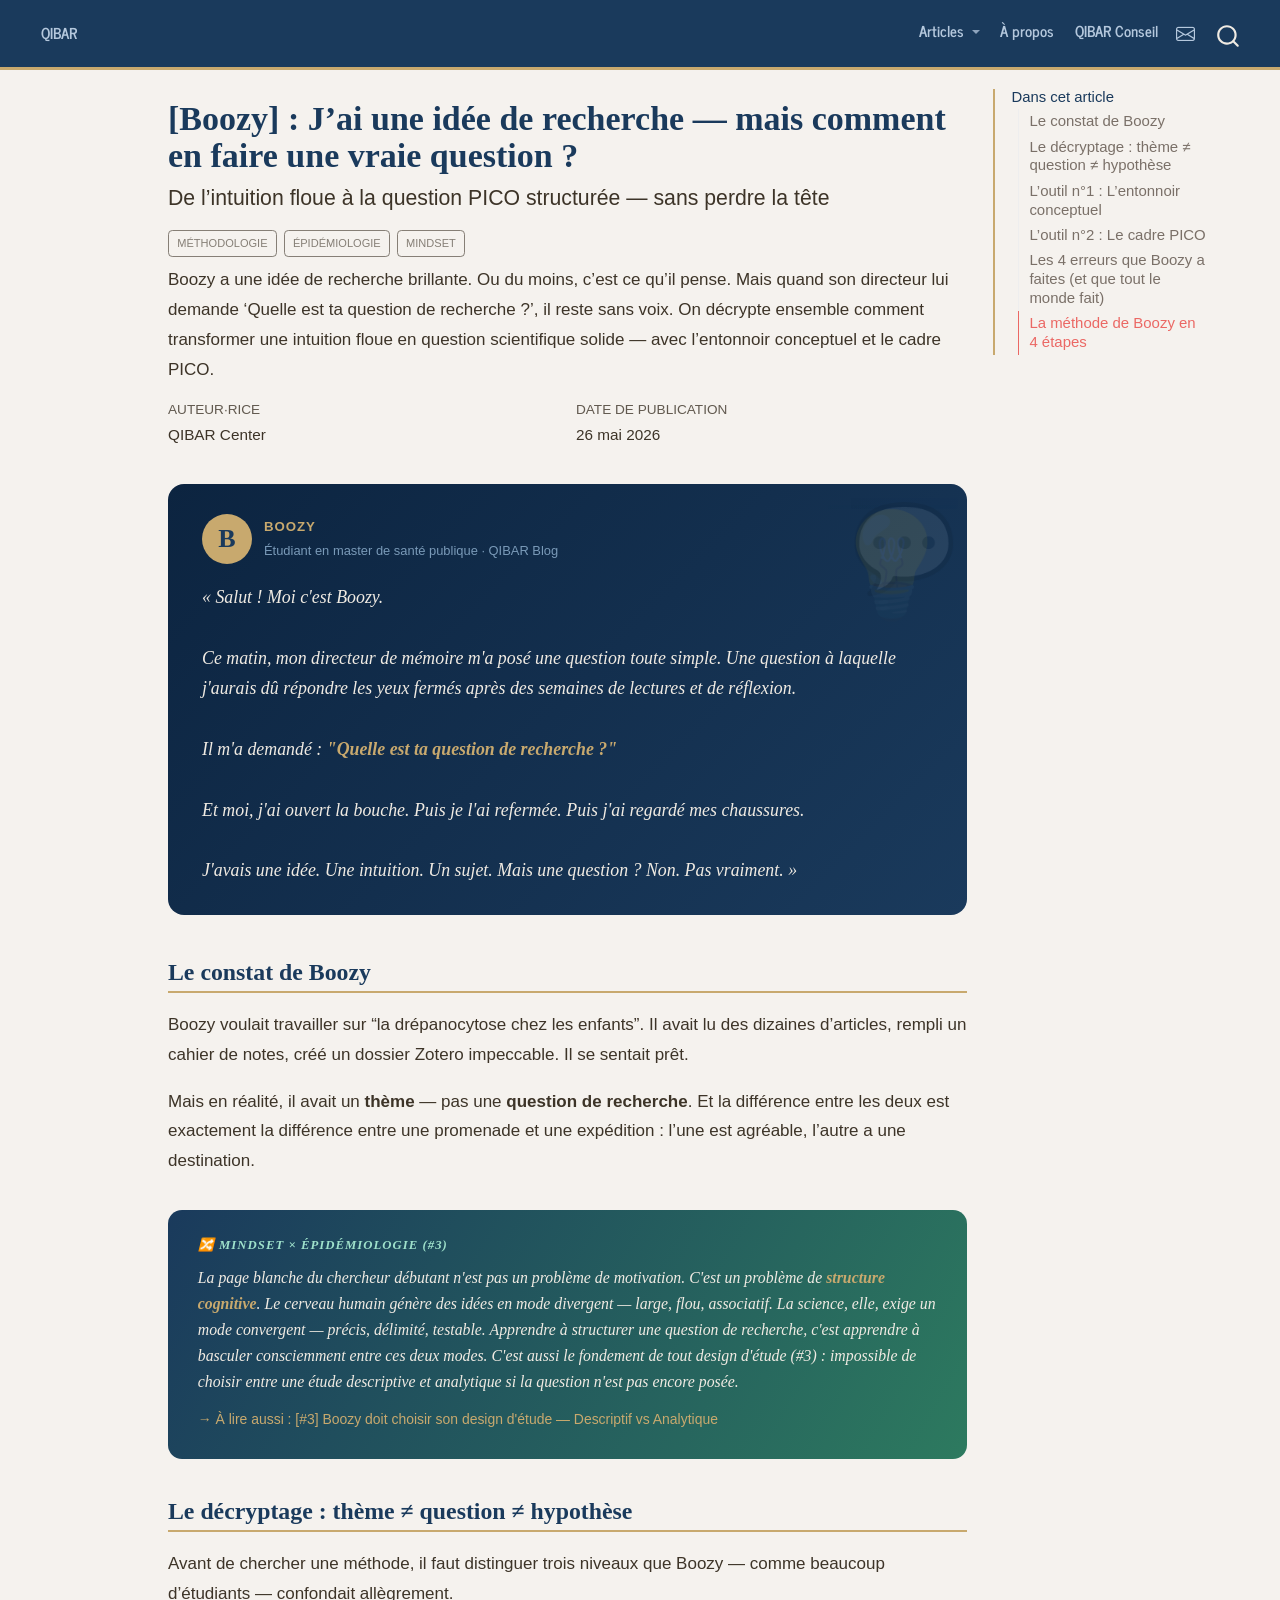
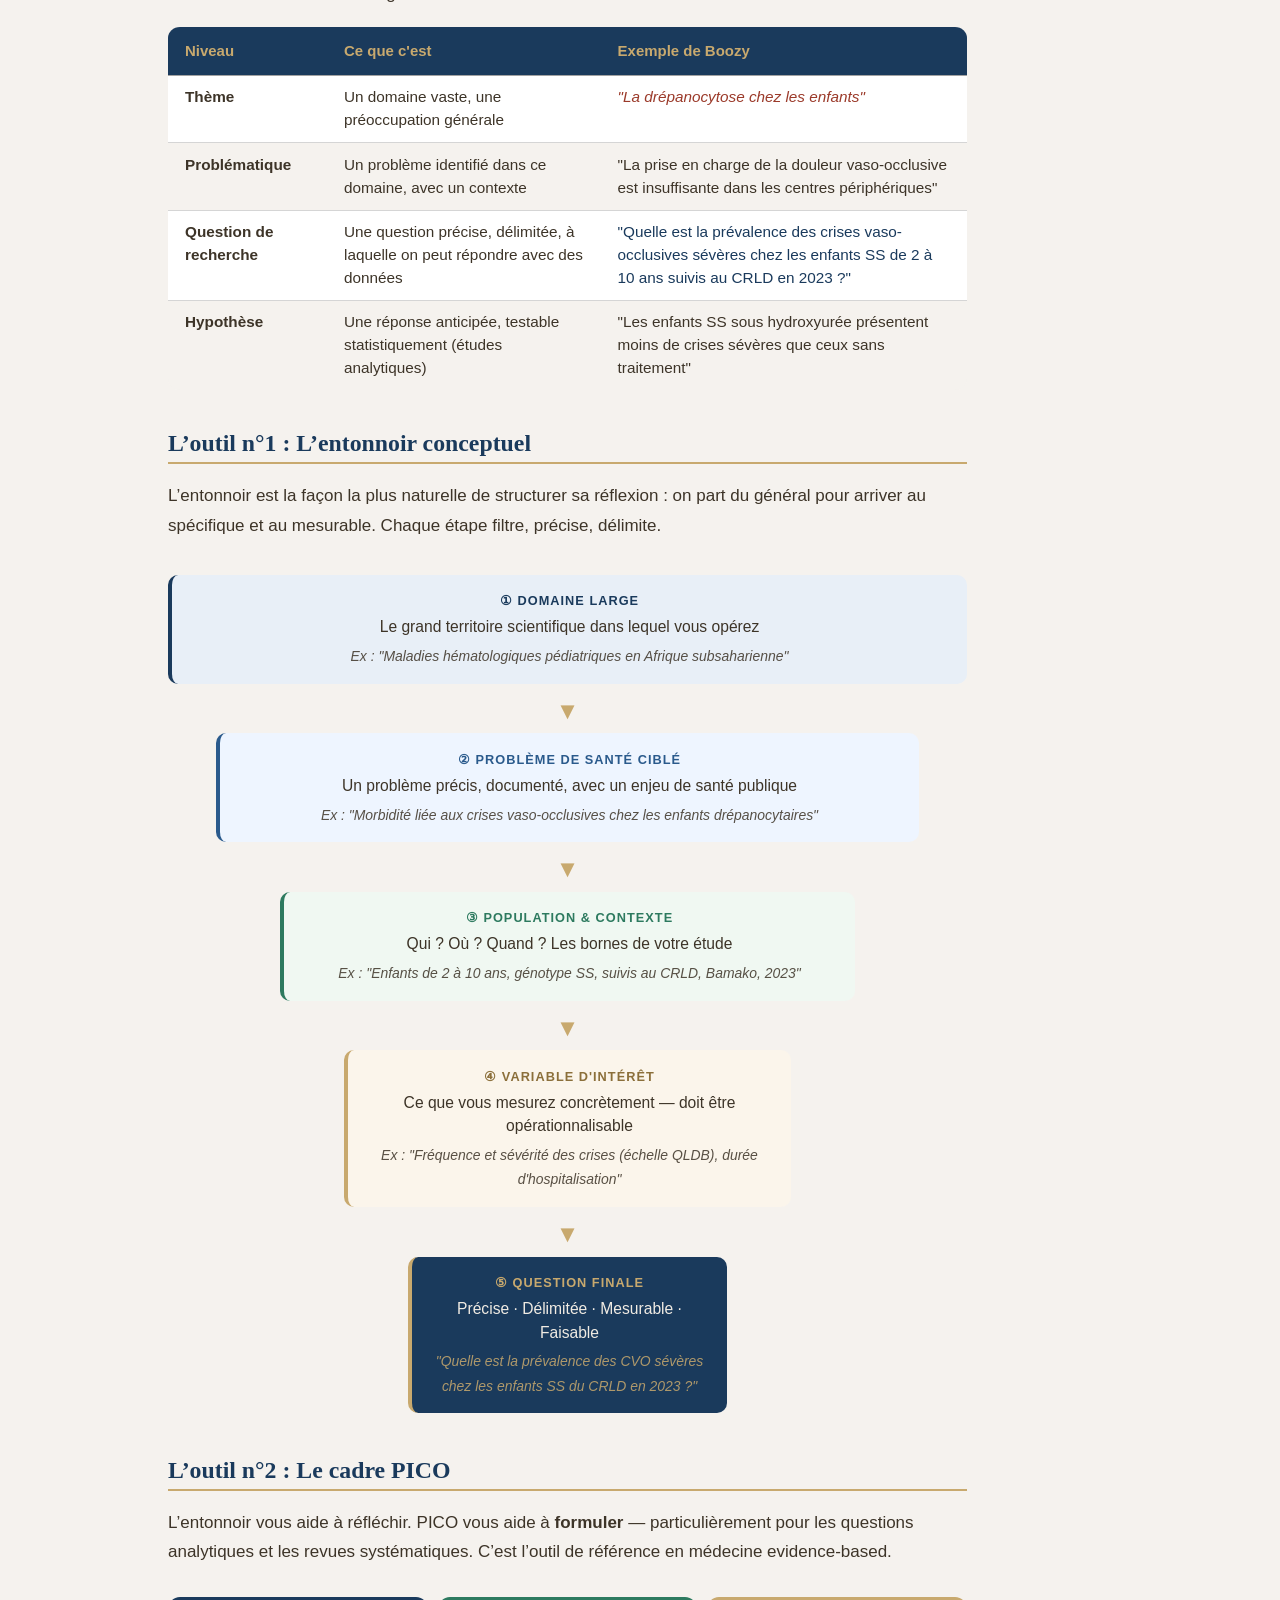
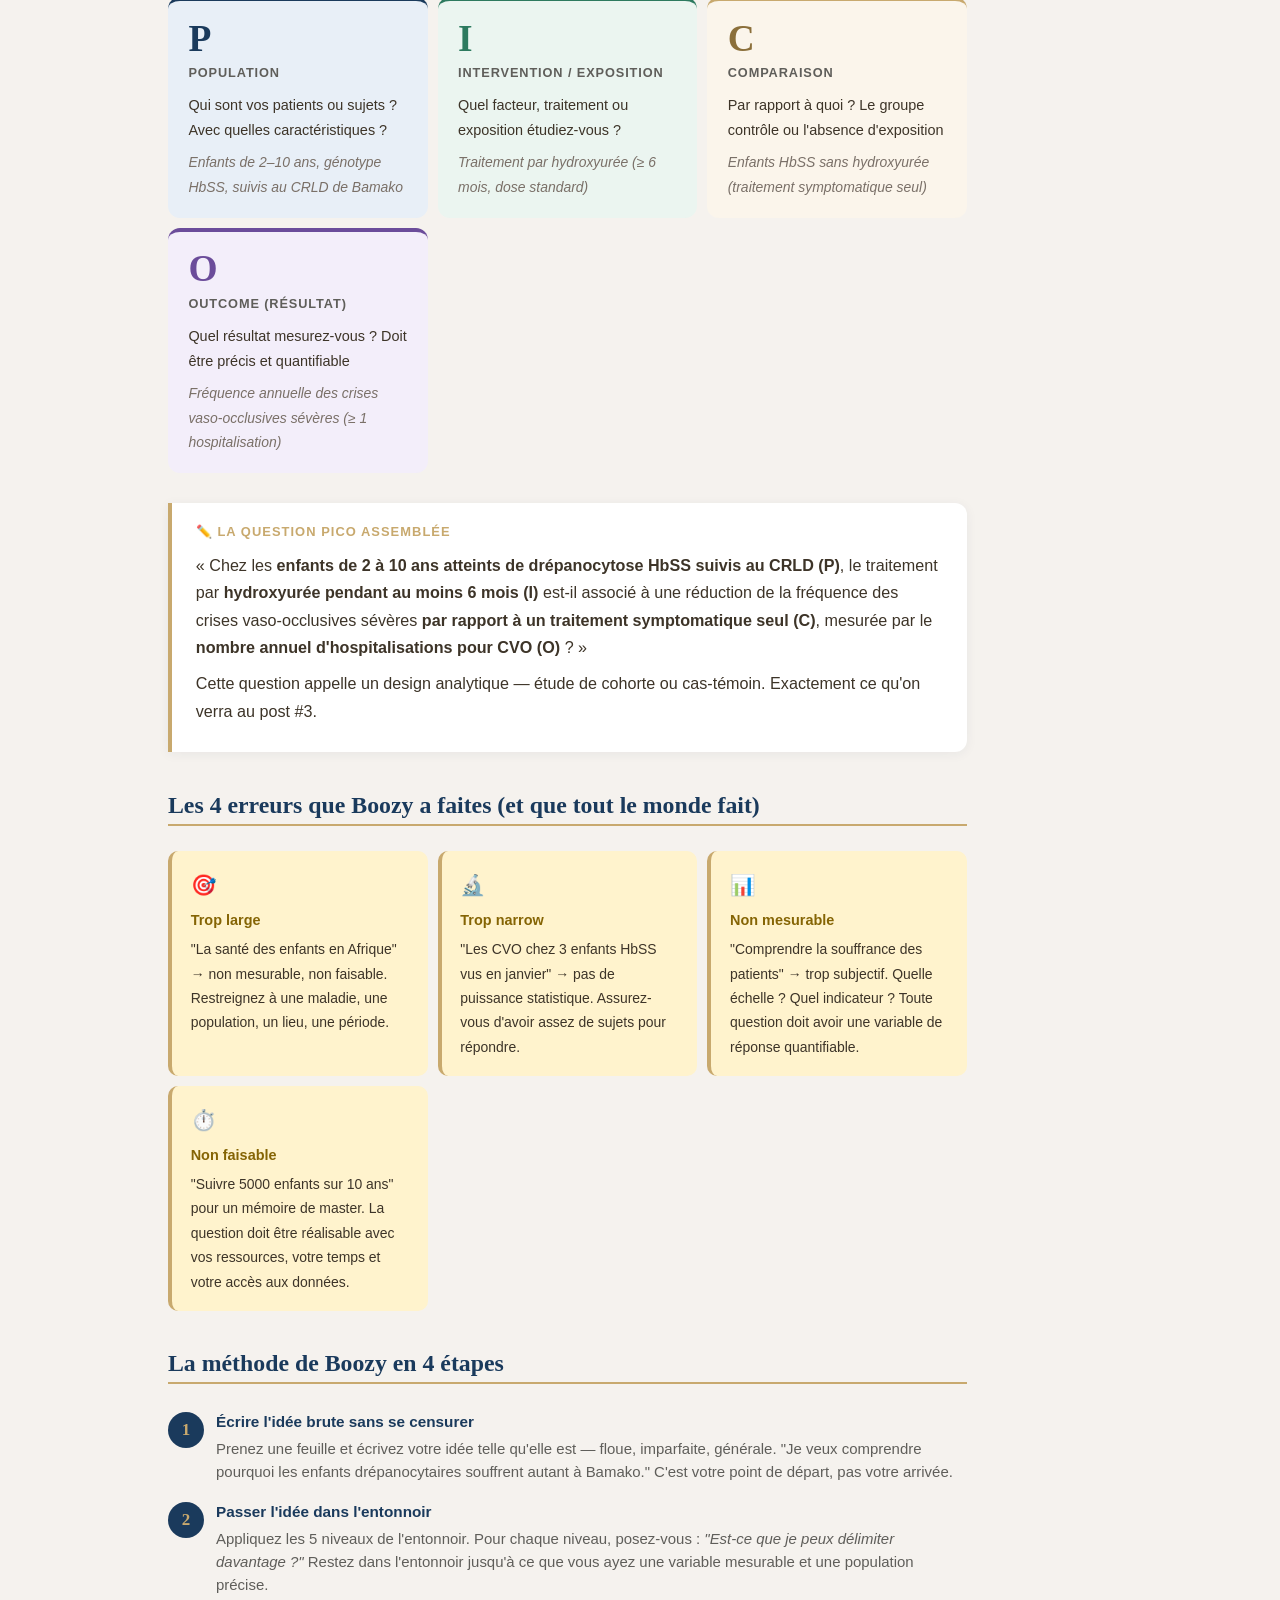
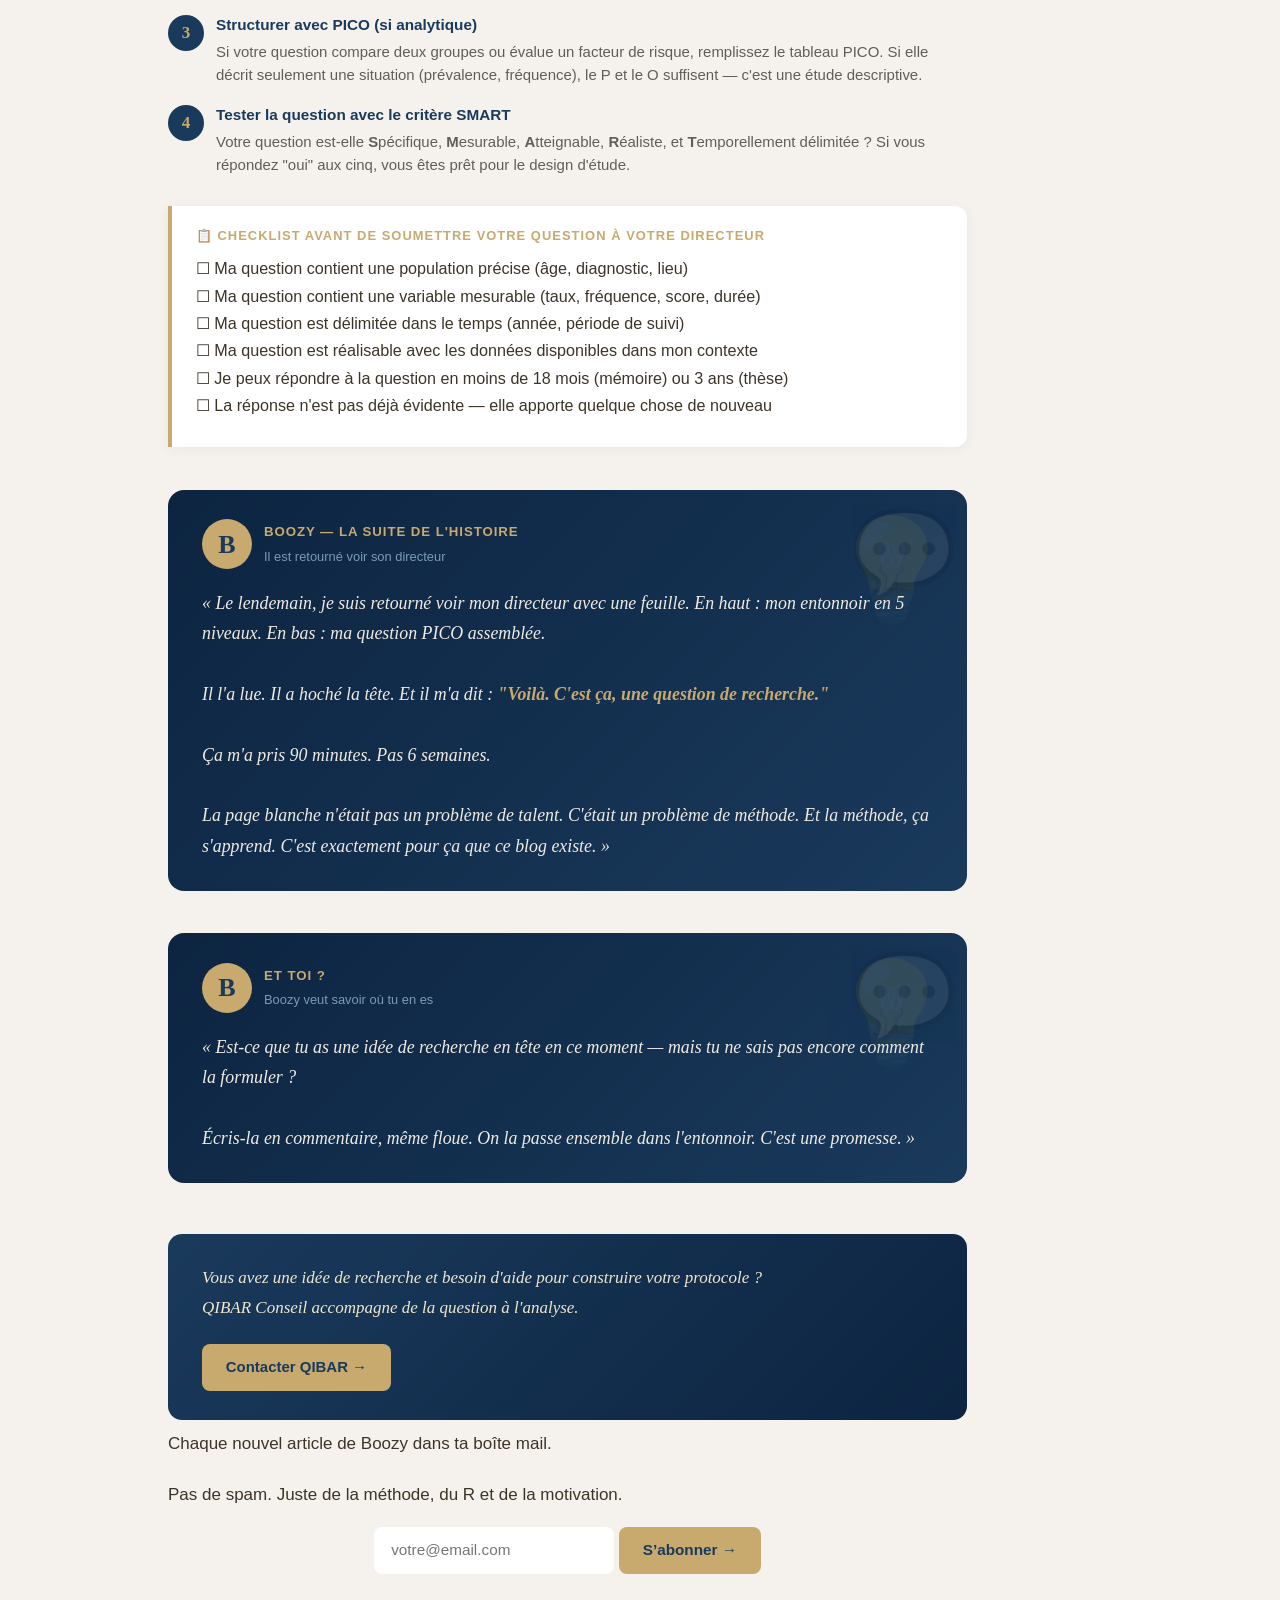
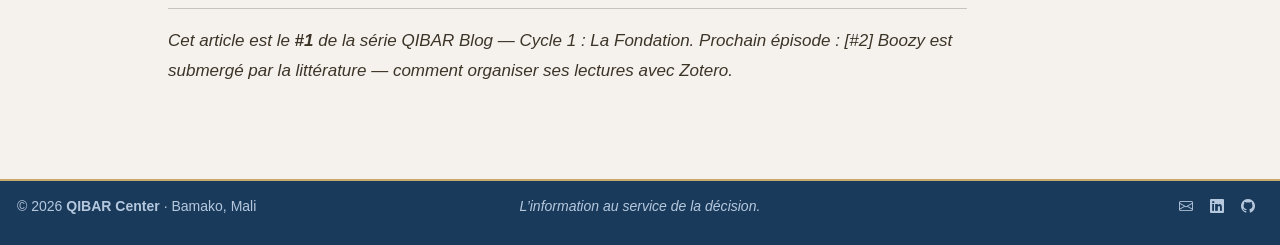
<file: docs/posts/001-boozy-idee-question-recherche/index.html>
<!DOCTYPE html>
<html xmlns="http://www.w3.org/1999/xhtml" lang="fr" xml:lang="fr"><head>

<meta charset="utf-8">
<meta name="generator" content="quarto-1.6.32">

<meta name="viewport" content="width=device-width, initial-scale=1.0, user-scalable=yes">

<meta name="author" content="QIBAR Center">
<meta name="description" content="Boozy a une idée de recherche brillante. Ou du moins, c’est ce qu’il pense. Mais quand son directeur lui demande ‘Quelle est ta question de recherche ?’, il reste sans voix. On décrypte ensemble comment transformer une intuition floue en question scientifique solide — avec l’entonnoir conceptuel et le cadre PICO.">

<title>[Boozy] : J’ai une idée de recherche — mais comment en faire une vraie question ? – QIBAR · Data &amp; Recherche</title>
<style>
code{white-space: pre-wrap;}
span.smallcaps{font-variant: small-caps;}
div.columns{display: flex; gap: min(4vw, 1.5em);}
div.column{flex: auto; overflow-x: auto;}
div.hanging-indent{margin-left: 1.5em; text-indent: -1.5em;}
ul.task-list{list-style: none;}
ul.task-list li input[type="checkbox"] {
  width: 0.8em;
  margin: 0 0.8em 0.2em -1em; /* quarto-specific, see https://github.com/quarto-dev/quarto-cli/issues/4556 */ 
  vertical-align: middle;
}
</style>


<script src="../../site_libs/quarto-nav/quarto-nav.js"></script>
<script src="../../site_libs/clipboard/clipboard.min.js"></script>
<script src="../../site_libs/quarto-search/autocomplete.umd.js"></script>
<script src="../../site_libs/quarto-search/fuse.min.js"></script>
<script src="../../site_libs/quarto-search/quarto-search.js"></script>
<meta name="quarto:offset" content="../../">
<script src="../../site_libs/quarto-html/quarto.js"></script>
<script src="../../site_libs/quarto-html/popper.min.js"></script>
<script src="../../site_libs/quarto-html/tippy.umd.min.js"></script>
<script src="../../site_libs/quarto-html/anchor.min.js"></script>
<link href="../../site_libs/quarto-html/tippy.css" rel="stylesheet">
<link href="../../site_libs/quarto-html/quarto-syntax-highlighting-fc6d358c97f25a8ea829b86655043430.css" rel="stylesheet" id="quarto-text-highlighting-styles">
<script src="../../site_libs/bootstrap/bootstrap.min.js"></script>
<link href="../../site_libs/bootstrap/bootstrap-icons.css" rel="stylesheet">
<link href="../../site_libs/bootstrap/bootstrap-5cda604207b2522b33111d29a4a27806.min.css" rel="stylesheet" append-hash="true" id="quarto-bootstrap" data-mode="light">
<script id="quarto-search-options" type="application/json">{
  "location": "navbar",
  "copy-button": false,
  "collapse-after": 3,
  "panel-placement": "end",
  "type": "overlay",
  "limit": 50,
  "keyboard-shortcut": [
    "f",
    "/",
    "s"
  ],
  "show-item-context": false,
  "language": {
    "search-no-results-text": "Pas de résultats",
    "search-matching-documents-text": "documents trouvés",
    "search-copy-link-title": "Copier le lien vers la recherche",
    "search-hide-matches-text": "Cacher les correspondances additionnelles",
    "search-more-match-text": "correspondance de plus dans ce document",
    "search-more-matches-text": "correspondances de plus dans ce document",
    "search-clear-button-title": "Effacer",
    "search-text-placeholder": "",
    "search-detached-cancel-button-title": "Annuler",
    "search-submit-button-title": "Envoyer",
    "search-label": "Recherche"
  }
}</script>
<style>html{ scroll-behavior: smooth; }</style>


<link rel="stylesheet" href="../../styles.css">
<meta property="og:title" content="QIBAR · Data &amp; Recherche">
<meta property="og:description" content="Analyse de données, épidémiologie et mindset du chercheur">
<meta property="og:image" content="cover.png">
<meta property="og:site_name" content="QIBAR · Data &amp; Recherche">
<meta name="twitter:title" content="[Boozy] : J’ai une idée de recherche — mais comment en faire une vraie question ? – QIBAR · Data &amp; Recherche">
<meta name="twitter:description" content="Boozy a une idée de recherche brillante. Ou du moins, c’est ce qu’il pense. Mais quand son directeur lui demande ‘Quelle est ta question de recherche ?’, il reste sans voix. On décrypte ensemble comment transformer une intuition floue en question scientifique solide — avec l’entonnoir conceptuel et le cadre PICO.">
<meta name="twitter:image" content="cover.png">
<meta name="twitter:creator" content="@mahamoudkourei1">
<meta name="twitter:card" content="summary_large_image">
</head>

<body class="nav-fixed">

<div id="quarto-search-results"></div>
  <header id="quarto-header" class="headroom fixed-top">
    <nav class="navbar navbar-expand-lg " data-bs-theme="dark">
      <div class="navbar-container container-fluid">
            <div id="quarto-search" class="" title="Recherche"></div>
          <button class="navbar-toggler" type="button" data-bs-toggle="collapse" data-bs-target="#navbarCollapse" aria-controls="navbarCollapse" role="menu" aria-expanded="false" aria-label="Basculer la navigation" onclick="if (window.quartoToggleHeadroom) { window.quartoToggleHeadroom(); }">
  <span class="navbar-toggler-icon"></span>
</button>
          <div class="collapse navbar-collapse" id="navbarCollapse">
            <ul class="navbar-nav navbar-nav-scroll me-auto">
  <li class="nav-item">
    <a class="nav-link" href="../../index.html"> 
<span class="menu-text"><strong>Q</strong>IBAR</span></a>
  </li>  
</ul>
            <ul class="navbar-nav navbar-nav-scroll ms-auto">
  <li class="nav-item dropdown ">
    <a class="nav-link dropdown-toggle" href="#" id="nav-menu-articles" role="link" data-bs-toggle="dropdown" aria-expanded="false">
 <span class="menu-text">Articles</span>
    </a>
    <ul class="dropdown-menu dropdown-menu-end" aria-labelledby="nav-menu-articles">    
        <li>
    <a class="dropdown-item" href="../../index.html#analyse">
 <span class="dropdown-text">📊 Analyse &amp; R</span></a>
  </li>  
        <li>
    <a class="dropdown-item" href="../../index.html#carto">
 <span class="dropdown-text">🗺️ Cartographie</span></a>
  </li>  
        <li>
    <a class="dropdown-item" href="../../index.html#meta">
 <span class="dropdown-text">🔬 Méta-analyse</span></a>
  </li>  
        <li>
    <a class="dropdown-item" href="../../index.html#mindset">
 <span class="dropdown-text">🧠 Mindset &amp; Soft Skills</span></a>
  </li>  
        <li>
    <a class="dropdown-item" href="../../index.html#epi">
 <span class="dropdown-text">🧬 Épidémiologie</span></a>
  </li>  
        <li>
    <a class="dropdown-item" href="../../index.html#neuro">
 <span class="dropdown-text">⚡ Neurosciences</span></a>
  </li>  
    </ul>
  </li>
  <li class="nav-item">
    <a class="nav-link" href="../../about.html"> 
<span class="menu-text">À propos</span></a>
  </li>  
  <li class="nav-item">
    <a class="nav-link" href="mailto:mahamoud.koureichi@gmail.com"> 
<span class="menu-text">QIBAR Conseil</span></a>
  </li>  
  <li class="nav-item compact">
    <a class="nav-link" href="mailto:mahamoud.koureichi@gmail.com"> <i class="bi bi-envelope" role="img" aria-label="Email">
</i> 
<span class="menu-text"></span></a>
  </li>  
</ul>
          </div> <!-- /navcollapse -->
            <div class="quarto-navbar-tools">
</div>
      </div> <!-- /container-fluid -->
    </nav>
</header>
<!-- content -->
<div id="quarto-content" class="quarto-container page-columns page-rows-contents page-layout-article page-navbar">
<!-- sidebar -->
<!-- margin-sidebar -->
    <div id="quarto-margin-sidebar" class="sidebar margin-sidebar">
        <nav id="TOC" role="doc-toc" class="toc-active">
    <h2 id="toc-title">Dans cet article</h2>
   
  <ul>
  <li><a href="#le-constat-de-boozy" id="toc-le-constat-de-boozy" class="nav-link active" data-scroll-target="#le-constat-de-boozy">Le constat de Boozy</a></li>
  <li><a href="#le-décryptage-thème-question-hypothèse" id="toc-le-décryptage-thème-question-hypothèse" class="nav-link" data-scroll-target="#le-décryptage-thème-question-hypothèse">Le décryptage : thème ≠ question ≠ hypothèse</a></li>
  <li><a href="#loutil-n1-lentonnoir-conceptuel" id="toc-loutil-n1-lentonnoir-conceptuel" class="nav-link" data-scroll-target="#loutil-n1-lentonnoir-conceptuel">L’outil n°1 : L’entonnoir conceptuel</a></li>
  <li><a href="#loutil-n2-le-cadre-pico" id="toc-loutil-n2-le-cadre-pico" class="nav-link" data-scroll-target="#loutil-n2-le-cadre-pico">L’outil n°2 : Le cadre PICO</a></li>
  <li><a href="#les-4-erreurs-que-boozy-a-faites-et-que-tout-le-monde-fait" id="toc-les-4-erreurs-que-boozy-a-faites-et-que-tout-le-monde-fait" class="nav-link" data-scroll-target="#les-4-erreurs-que-boozy-a-faites-et-que-tout-le-monde-fait">Les 4 erreurs que Boozy a faites (et que tout le monde fait)</a></li>
  <li><a href="#la-méthode-de-boozy-en-4-étapes" id="toc-la-méthode-de-boozy-en-4-étapes" class="nav-link" data-scroll-target="#la-méthode-de-boozy-en-4-étapes">La méthode de Boozy en 4 étapes</a></li>
  </ul>
</nav>
    </div>
<!-- main -->
<main class="content" id="quarto-document-content">

<header id="title-block-header" class="quarto-title-block default">
<div class="quarto-title">
<h1 class="title">[Boozy] : J’ai une idée de recherche — mais comment en faire une vraie question ?</h1>
<p class="subtitle lead">De l’intuition floue à la question PICO structurée — sans perdre la tête</p>
  <div class="quarto-categories">
    <div class="quarto-category">Méthodologie</div>
    <div class="quarto-category">Épidémiologie</div>
    <div class="quarto-category">Mindset</div>
  </div>
  </div>

<div>
  <div class="description">
    Boozy a une idée de recherche brillante. Ou du moins, c’est ce qu’il pense. Mais quand son directeur lui demande ‘Quelle est ta question de recherche ?’, il reste sans voix. On décrypte ensemble comment transformer une intuition floue en question scientifique solide — avec l’entonnoir conceptuel et le cadre PICO.
  </div>
</div>


<div class="quarto-title-meta">

    <div>
    <div class="quarto-title-meta-heading">Auteur·rice</div>
    <div class="quarto-title-meta-contents">
             <p>QIBAR Center </p>
          </div>
  </div>
    
    <div>
    <div class="quarto-title-meta-heading">Date de publication</div>
    <div class="quarto-title-meta-contents">
      <p class="date">26 mai 2026</p>
    </div>
  </div>
  
    
  </div>
  


</header>


<style>
/* ── Styles post #001 ─────────────────────────────────────────────────────── */
.boozy-block {
  background: linear-gradient(135deg, #0C2440, #1A3A5C);
  border-radius: 16px;
  padding: 1.75rem 2rem;
  margin: 2rem 0 2.5rem;
  position: relative;
  overflow: hidden;
}
.boozy-block::after {
  content: "💡";
  position: absolute;
  top: -8px; right: 12px;
  font-size: 6rem; opacity: 0.06; pointer-events: none;
}
.boozy-avatar { display:flex; align-items:center; gap:12px; margin-bottom:1.1rem; }
.boozy-monogram {
  width:50px; height:50px; border-radius:50%;
  background:#C8A96E; display:flex; align-items:center; justify-content:center;
  font-family:Georgia,serif; font-size:26px; font-weight:700;
  color:#1A3A5C; flex-shrink:0;
}
.boozy-name  { font-size:.78rem; font-weight:700; color:#C8A96E; letter-spacing:.07em; text-transform:uppercase; display:block; }
.boozy-role  { font-size:.76rem; color:#7A9AB8; display:block; margin-top:2px; }
.boozy-speech { font-family:Georgia,serif; font-style:italic; font-size:1.05rem; color:#F0EBE3; line-height:1.7; margin:0; }

/* Entonnoir visuel */
.funnel-wrap {
  margin: 2rem 0;
  display: flex;
  flex-direction: column;
  align-items: center;
  gap: 0;
}
.funnel-step {
  border-radius: 10px;
  padding: .9rem 1.4rem;
  text-align: center;
  margin-bottom: 4px;
  position: relative;
  transition: transform .2s;
}
.funnel-step:hover { transform: scale(1.01); }
.funnel-step .fs-label {
  font-size:.75rem; font-weight:700; text-transform:uppercase;
  letter-spacing:.08em; display:block; margin-bottom:3px;
}
.funnel-step .fs-text { font-size:.92rem; line-height:1.5; margin:0; }
.funnel-step .fs-ex   { font-size:.82rem; font-style:italic; margin:.3rem 0 0; opacity:.85; }
.funnel-arrow { font-size:1.4rem; color:#C8A96E; margin: 2px 0; }

.fs-1 { background:#E8EFF7; width:100%;       border-left:4px solid #1A3A5C; }
.fs-2 { background:#EEF5FF; width:88%;        border-left:4px solid #2A5A8C; }
.fs-3 { background:#F0F8F2; width:72%;        border-left:4px solid #2D7A5F; }
.fs-4 { background:#FBF5EB; width:56%;        border-left:4px solid #C8A96E; }
.fs-5 { background:#1A3A5C; width:40%; color:#F0EBE3; border-left:4px solid #C8A96E; }

.fs-1 .fs-label { color:#1A3A5C; }
.fs-2 .fs-label { color:#2A5A8C; }
.fs-3 .fs-label { color:#2D7A5F; }
.fs-4 .fs-label { color:#8B6F3A; }
.fs-5 .fs-label { color:#C8A96E; }

/* PICO tableau */
.pico-grid {
  display: grid;
  grid-template-columns: repeat(auto-fit, minmax(200px, 1fr));
  gap: 10px;
  margin: 1.75rem 0;
}
.pico-card {
  border-radius: 12px;
  padding: 1.1rem 1.2rem;
  border-top: 4px solid;
}
.pico-card.p { background:#E8EFF7; border-color:#1A3A5C; }
.pico-card.i { background:#EBF5F0; border-color:#2D7A5F; }
.pico-card.c { background:#FBF5EB; border-color:#C8A96E; }
.pico-card.o { background:#F3EEFA; border-color:#6B4C9A; }
.pico-letter {
  font-family:Georgia,serif; font-size:2.2rem; font-weight:700;
  display:block; line-height:1; margin-bottom:.3rem;
}
.pico-card.p .pico-letter { color:#1A3A5C; }
.pico-card.i .pico-letter { color:#2D7A5F; }
.pico-card.c .pico-letter { color:#8B6F3A; }
.pico-card.o .pico-letter { color:#6B4C9A; }
.pico-word  { font-size:.75rem; font-weight:700; text-transform:uppercase; letter-spacing:.07em; color:#5F5E5A; display:block; margin-bottom:.5rem; }
.pico-def   { font-size:.85rem; color:#3D3428; margin:0 0 .4rem; }
.pico-ex    { font-size:.82rem; font-style:italic; color:#7A7068; margin:0; }

/* Scenario box */
.scenario-box {
  background: linear-gradient(120deg, #1A3A5C 0%, #2D7A5F 100%);
  border-radius:14px; padding:1.5rem 1.75rem; margin:2rem 0;
}
.scenario-box .sc-label { font-size:.75rem; font-weight:700; text-transform:uppercase; letter-spacing:.08em; color:#9FE1CB; margin-bottom:.5rem; }
.scenario-box p { font-size:.93rem; color:#F0EBE3; font-family:Georgia,serif; font-style:italic; line-height:1.65; margin:0 0 .5rem; }
.scenario-box .sc-link { font-size:.82rem; color:#C8A96E; font-style:normal; }

/* Callout QIBAR */
.qibar-section {
  border-left:4px solid #C8A96E; background:#ffffff;
  border-radius:0 12px 12px 0; padding:1.1rem 1.4rem;
  margin:1.75rem 0; box-shadow:0 2px 12px rgba(26,58,92,.06);
}
.qibar-section .qs-label {
  font-size:.76rem; font-weight:700; text-transform:uppercase;
  letter-spacing:.08em; color:#C8A96E; margin:0 0 .5rem;
  display:flex; align-items:center; gap:6px;
}
.qibar-section p, .qibar-section li { font-size:.95rem; color:#3D3428; margin:0 0 .5rem; line-height:1.7; }

/* Tableau transformation */
.transf-table { width:100%; border-collapse:collapse; margin:1.5rem 0; font-size:.88rem; border-radius:12px; overflow:hidden; }
.transf-table thead tr { background:#1A3A5C; }
.transf-table thead th { color:#C8A96E; font-weight:600; padding:.65rem 1rem; text-align:left; }
.transf-table tbody tr:nth-child(even) { background:#F5F2EE; }
.transf-table tbody tr:nth-child(odd)  { background:#ffffff; }
.transf-table tbody td { padding:.6rem 1rem; color:#3D3428; vertical-align:top; line-height:1.5; }
.transf-table .bad  { color:#9B3A2A; font-style:italic; }
.transf-table .good { color:#1A3A5C; font-weight:500; }

/* Erreurs fréquentes */
.error-grid { display:grid; grid-template-columns:repeat(auto-fit,minmax(220px,1fr)); gap:10px; margin:1.5rem 0; }
.error-card { background:#FFF3CD; border-radius:10px; padding:1rem 1.1rem; border-left:4px solid #C8A96E; }
.error-card .err-title { font-size:.85rem; font-weight:700; color:#856404; margin:0 0 4px; }
.error-card .err-fix   { font-size:.82rem; color:#3D3428; margin:0; }
.error-card .err-icon  { font-size:1.2rem; display:block; margin-bottom:4px; }

/* Steps numérotés */
.step-list { list-style:none; padding:0; margin:1.5rem 0; }
.step-list li { display:grid; grid-template-columns:36px 1fr; gap:12px; align-items:flex-start; margin-bottom:1rem; }
.step-num { width:36px; height:36px; border-radius:50%; background:#1A3A5C; color:#C8A96E; display:flex; align-items:center; justify-content:center; font-family:Georgia,serif; font-size:1rem; font-weight:700; flex-shrink:0; margin-top:2px; }
.step-content .step-title { font-size:.9rem; font-weight:600; color:#1A3A5C; margin:0 0 3px; }
.step-content p { font-size:.88rem; color:#5F5E5A; margin:0; line-height:1.55; }

/* CTA */
.post-cta {
  background:linear-gradient(135deg,#1A3A5C,#0C2440); border-radius:14px;
  padding:1.75rem 2rem; margin-top:3rem;
  display:flex; align-items:center; justify-content:space-between; gap:1.25rem; flex-wrap:wrap;
}
.post-cta p { color:#F0E6CC; margin:0; font-family:Georgia,serif; font-style:italic; font-size:1rem; }
.post-cta a { background:#C8A96E; color:#1A3A5C; font-weight:700; font-size:.88rem; padding:.6rem 1.4rem; border-radius:8px; text-decoration:none; white-space:nowrap; }
</style>

<!-- ── BLOC BOOZY ───────────────────────────────────────────────────────────── -->
<div class="boozy-block">
  <div class="boozy-avatar">
    <div class="boozy-monogram">B</div>
    <div>
      <span class="boozy-name">Boozy</span>
      <span class="boozy-role">Étudiant en master de santé publique · QIBAR Blog</span>
    </div>
  </div>
  <p class="boozy-speech">
    « Salut ! Moi c'est Boozy.<br><br>
    Ce matin, mon directeur de mémoire m'a posé une question toute simple. Une question à laquelle j'aurais dû répondre les yeux fermés après des semaines de lectures et de réflexion.<br><br>
    Il m'a demandé : <strong style="color:#C8A96E">"Quelle est ta question de recherche ?"</strong><br><br>
    Et moi, j'ai ouvert la bouche. Puis je l'ai refermée. Puis j'ai regardé mes chaussures.<br><br>
    J'avais une idée. Une intuition. Un sujet. Mais une <em>question</em> ? Non. Pas vraiment. »
  </p>
</div>
<section id="le-constat-de-boozy" class="level2">
<h2 class="anchored" data-anchor-id="le-constat-de-boozy">Le constat de Boozy</h2>
<p>Boozy voulait travailler sur “la drépanocytose chez les enfants”. Il avait lu des dizaines d’articles, rempli un cahier de notes, créé un dossier Zotero impeccable. Il se sentait prêt.</p>
<p>Mais en réalité, il avait un <strong>thème</strong> — pas une <strong>question de recherche</strong>. Et la différence entre les deux est exactement la différence entre une promenade et une expédition : l’une est agréable, l’autre a une destination.</p>
<div class="scenario-box">
  <p class="sc-label">🔀 Mindset × Épidémiologie (#3)</p>
  <p>La page blanche du chercheur débutant n'est pas un problème de motivation. C'est un problème de <strong style="color:#C8A96E">structure cognitive</strong>. Le cerveau humain génère des idées en mode divergent — large, flou, associatif. La science, elle, exige un mode convergent — précis, délimité, testable. Apprendre à structurer une question de recherche, c'est apprendre à basculer consciemment entre ces deux modes. C'est aussi le fondement de tout design d'étude (#3) : impossible de choisir entre une étude descriptive et analytique si la question n'est pas encore posée.</p>
  <span class="sc-link">→ À lire aussi : [#3] Boozy doit choisir son design d'étude — Descriptif vs Analytique</span>
</div>
</section>
<section id="le-décryptage-thème-question-hypothèse" class="level2">
<h2 class="anchored" data-anchor-id="le-décryptage-thème-question-hypothèse">Le décryptage : thème ≠ question ≠ hypothèse</h2>
<p>Avant de chercher une méthode, il faut distinguer trois niveaux que Boozy — comme beaucoup d’étudiants — confondait allègrement.</p>
<table class="transf-table caption-top table" data-quarto-postprocess="true">
<thead>
<tr class="header">
<th data-quarto-table-cell-role="th">Niveau</th>
<th data-quarto-table-cell-role="th">Ce que c'est</th>
<th data-quarto-table-cell-role="th">Exemple de Boozy</th>
</tr>
</thead>
<tbody>
<tr class="odd">
<td><strong>Thème</strong></td>
<td>Un domaine vaste, une préoccupation générale</td>
<td class="bad">"La drépanocytose chez les enfants"</td>
</tr>
<tr class="even">
<td><strong>Problématique</strong></td>
<td>Un problème identifié dans ce domaine, avec un contexte</td>
<td>"La prise en charge de la douleur vaso-occlusive est insuffisante dans les centres périphériques"</td>
</tr>
<tr class="odd">
<td><strong>Question de recherche</strong></td>
<td>Une question précise, délimitée, à laquelle on peut répondre avec des données</td>
<td class="good">"Quelle est la prévalence des crises vaso-occlusives sévères chez les enfants SS de 2 à 10 ans suivis au CRLD en 2023 ?"</td>
</tr>
<tr class="even">
<td><strong>Hypothèse</strong></td>
<td>Une réponse anticipée, testable statistiquement (études analytiques)</td>
<td>"Les enfants SS sous hydroxyurée présentent moins de crises sévères que ceux sans traitement"</td>
</tr>
</tbody>
</table>
</section>
<section id="loutil-n1-lentonnoir-conceptuel" class="level2">
<h2 class="anchored" data-anchor-id="loutil-n1-lentonnoir-conceptuel">L’outil n°1 : L’entonnoir conceptuel</h2>
<p>L’entonnoir est la façon la plus naturelle de structurer sa réflexion : on part du général pour arriver au spécifique et au mesurable. Chaque étape filtre, précise, délimite.</p>
<div class="funnel-wrap">

  <div class="funnel-step fs-1" style="width:100%">
    <span class="fs-label">① Domaine large</span>
    <p class="fs-text">Le grand territoire scientifique dans lequel vous opérez</p>
    <p class="fs-ex">Ex : "Maladies hématologiques pédiatriques en Afrique subsaharienne"</p>
  </div>
  <div class="funnel-arrow">▼</div>

  <div class="funnel-step fs-2" style="width:88%">
    <span class="fs-label">② Problème de santé ciblé</span>
    <p class="fs-text">Un problème précis, documenté, avec un enjeu de santé publique</p>
    <p class="fs-ex">Ex : "Morbidité liée aux crises vaso-occlusives chez les enfants drépanocytaires"</p>
  </div>
  <div class="funnel-arrow">▼</div>

  <div class="funnel-step fs-3" style="width:72%">
    <span class="fs-label">③ Population &amp; contexte</span>
    <p class="fs-text">Qui ? Où ? Quand ? Les bornes de votre étude</p>
    <p class="fs-ex">Ex : "Enfants de 2 à 10 ans, génotype SS, suivis au CRLD, Bamako, 2023"</p>
  </div>
  <div class="funnel-arrow">▼</div>

  <div class="funnel-step fs-4" style="width:56%">
    <span class="fs-label">④ Variable d'intérêt</span>
    <p class="fs-text">Ce que vous mesurez concrètement — doit être opérationnalisable</p>
    <p class="fs-ex">Ex : "Fréquence et sévérité des crises (échelle QLDB), durée d'hospitalisation"</p>
  </div>
  <div class="funnel-arrow">▼</div>

  <div class="funnel-step fs-5" style="width:40%">
    <span class="fs-label">⑤ Question finale</span>
    <p class="fs-text" style="color:#F0EBE3">Précise · Délimitée · Mesurable · Faisable</p>
    <p class="fs-ex" style="color:#C8A96E">"Quelle est la prévalence des CVO sévères chez les enfants SS du CRLD en 2023 ?"</p>
  </div>

</div>
</section>
<section id="loutil-n2-le-cadre-pico" class="level2">
<h2 class="anchored" data-anchor-id="loutil-n2-le-cadre-pico">L’outil n°2 : Le cadre PICO</h2>
<p>L’entonnoir vous aide à réfléchir. PICO vous aide à <strong>formuler</strong> — particulièrement pour les questions analytiques et les revues systématiques. C’est l’outil de référence en médecine evidence-based.</p>
<div class="pico-grid">
  <div class="pico-card p">
    <span class="pico-letter">P</span>
    <span class="pico-word">Population</span>
    <p class="pico-def">Qui sont vos patients ou sujets ? Avec quelles caractéristiques ?</p>
    <p class="pico-ex">Enfants de 2–10 ans, génotype HbSS, suivis au CRLD de Bamako</p>
  </div>
  <div class="pico-card i">
    <span class="pico-letter">I</span>
    <span class="pico-word">Intervention / Exposition</span>
    <p class="pico-def">Quel facteur, traitement ou exposition étudiez-vous ?</p>
    <p class="pico-ex">Traitement par hydroxyurée (≥ 6 mois, dose standard)</p>
  </div>
  <div class="pico-card c">
    <span class="pico-letter">C</span>
    <span class="pico-word">Comparaison</span>
    <p class="pico-def">Par rapport à quoi ? Le groupe contrôle ou l'absence d'exposition</p>
    <p class="pico-ex">Enfants HbSS sans hydroxyurée (traitement symptomatique seul)</p>
  </div>
  <div class="pico-card o">
    <span class="pico-letter">O</span>
    <span class="pico-word">Outcome (résultat)</span>
    <p class="pico-def">Quel résultat mesurez-vous ? Doit être précis et quantifiable</p>
    <p class="pico-ex">Fréquence annuelle des crises vaso-occlusives sévères (≥ 1 hospitalisation)</p>
  </div>
</div>

<div class="qibar-section">
  <p class="qs-label">✏️ La question PICO assemblée</p>
  <p>« Chez les <strong>enfants de 2 à 10 ans atteints de drépanocytose HbSS suivis au CRLD (P)</strong>, le traitement par <strong>hydroxyurée pendant au moins 6 mois (I)</strong> est-il associé à une réduction de la fréquence des crises vaso-occlusives sévères <strong>par rapport à un traitement symptomatique seul (C)</strong>, mesurée par le <strong>nombre annuel d'hospitalisations pour CVO (O)</strong> ? »</p>
  <p>Cette question appelle un design analytique — étude de cohorte ou cas-témoin. Exactement ce qu'on verra au post #3.</p>
</div>
</section>
<section id="les-4-erreurs-que-boozy-a-faites-et-que-tout-le-monde-fait" class="level2">
<h2 class="anchored" data-anchor-id="les-4-erreurs-que-boozy-a-faites-et-que-tout-le-monde-fait">Les 4 erreurs que Boozy a faites (et que tout le monde fait)</h2>
<div class="error-grid">
  <div class="error-card">
    <span class="err-icon">🎯</span>
    <p class="err-title">Trop large</p>
    <p class="err-fix">"La santé des enfants en Afrique" → non mesurable, non faisable. Restreignez à une maladie, une population, un lieu, une période.</p>
  </div>
  <div class="error-card">
    <span class="err-icon">🔬</span>
    <p class="err-title">Trop narrow</p>
    <p class="err-fix">"Les CVO chez 3 enfants HbSS vus en janvier" → pas de puissance statistique. Assurez-vous d'avoir assez de sujets pour répondre.</p>
  </div>
  <div class="error-card">
    <span class="err-icon">📊</span>
    <p class="err-title">Non mesurable</p>
    <p class="err-fix">"Comprendre la souffrance des patients" → trop subjectif. Quelle échelle ? Quel indicateur ? Toute question doit avoir une variable de réponse quantifiable.</p>
  </div>
  <div class="error-card">
    <span class="err-icon">⏱️</span>
    <p class="err-title">Non faisable</p>
    <p class="err-fix">"Suivre 5000 enfants sur 10 ans" pour un mémoire de master. La question doit être réalisable avec vos ressources, votre temps et votre accès aux données.</p>
  </div>
</div>
</section>
<section id="la-méthode-de-boozy-en-4-étapes" class="level2">
<h2 class="anchored" data-anchor-id="la-méthode-de-boozy-en-4-étapes">La méthode de Boozy en 4 étapes</h2>
<ul class="step-list">
  <li>
    <div class="step-num">1</div>
    <div class="step-content">
      <p class="step-title">Écrire l'idée brute sans se censurer</p>
      <p>Prenez une feuille et écrivez votre idée telle qu'elle est — floue, imparfaite, générale. "Je veux comprendre pourquoi les enfants drépanocytaires souffrent autant à Bamako." C'est votre point de départ, pas votre arrivée.</p>
    </div>
  </li>
  <li>
    <div class="step-num">2</div>
    <div class="step-content">
      <p class="step-title">Passer l'idée dans l'entonnoir</p>
      <p>Appliquez les 5 niveaux de l'entonnoir. Pour chaque niveau, posez-vous : <em>"Est-ce que je peux délimiter davantage ?"</em> Restez dans l'entonnoir jusqu'à ce que vous ayez une variable mesurable et une population précise.</p>
    </div>
  </li>
  <li>
    <div class="step-num">3</div>
    <div class="step-content">
      <p class="step-title">Structurer avec PICO (si analytique)</p>
      <p>Si votre question compare deux groupes ou évalue un facteur de risque, remplissez le tableau PICO. Si elle décrit seulement une situation (prévalence, fréquence), le P et le O suffisent — c'est une étude descriptive.</p>
    </div>
  </li>
  <li>
    <div class="step-num">4</div>
    <div class="step-content">
      <p class="step-title">Tester la question avec le critère SMART</p>
      <p>Votre question est-elle <strong>S</strong>pécifique, <strong>M</strong>esurable, <strong>A</strong>tteignable, <strong>R</strong>éaliste, et <strong>T</strong>emporellement délimitée ? Si vous répondez "oui" aux cinq, vous êtes prêt pour le design d'étude.</p>
    </div>
  </li>
</ul>

<div class="qibar-section">
  <p class="qs-label">📋 Checklist avant de soumettre votre question à votre directeur</p>
  <p>
  ☐ Ma question contient une population précise (âge, diagnostic, lieu)<br>
  ☐ Ma question contient une variable mesurable (taux, fréquence, score, durée)<br>
  ☐ Ma question est délimitée dans le temps (année, période de suivi)<br>
  ☐ Ma question est réalisable avec les données disponibles dans mon contexte<br>
  ☐ Je peux répondre à la question en moins de 18 mois (mémoire) ou 3 ans (thèse)<br>
  ☐ La réponse n'est pas déjà évidente — elle apporte quelque chose de nouveau
  </p>
</div>

<!-- ── MOT DE LA FIN ──────────────────────────────────────────────────────── -->
<div class="boozy-block" style="margin-top:2.5rem">
  <div class="boozy-block::after" style="content:'🎓'"></div>
  <div class="boozy-avatar">
    <div class="boozy-monogram">B</div>
    <div>
      <span class="boozy-name">Boozy — la suite de l'histoire</span>
      <span class="boozy-role">Il est retourné voir son directeur</span>
    </div>
  </div>
  <p class="boozy-speech">
    « Le lendemain, je suis retourné voir mon directeur avec une feuille. En haut : mon entonnoir en 5 niveaux. En bas : ma question PICO assemblée.<br><br>
    Il l'a lue. Il a hoché la tête. Et il m'a dit : <strong style="color:#C8A96E">"Voilà. C'est ça, une question de recherche."</strong><br><br>
    Ça m'a pris 90 minutes. Pas 6 semaines.<br><br>
    La page blanche n'était pas un problème de talent. C'était un problème de méthode. Et la méthode, ça s'apprend. C'est exactement pour ça que ce blog existe. »
  </p>
</div>

<!-- ── QUESTION COMMUNAUTÉ ─────────────────────────────────────────────────── -->
<div class="boozy-block">
  <div class="boozy-avatar">
    <div class="boozy-monogram">B</div>
    <div>
      <span class="boozy-name">Et toi ?</span>
      <span class="boozy-role">Boozy veut savoir où tu en es</span>
    </div>
  </div>
  <p class="boozy-speech">
    « Est-ce que tu as une idée de recherche en tête en ce moment — mais tu ne sais pas encore comment la formuler ?<br><br>
    Écris-la en commentaire, même floue. On la passe ensemble dans l'entonnoir. C'est une promesse. »
  </p>
</div>

<!-- ── CTA ────────────────────────────────────────────────────────────────── -->
<div class="post-cta">
  <p>Vous avez une idée de recherche et besoin d'aide pour construire votre protocole ?<br>QIBAR Conseil accompagne de la question à l'analyse.</p>
  <a href="mailto:mahamoud.koureichi@gmail.com">Contacter QIBAR →</a>
</div>
<div class="{style=&quot;">
<p style="font-family:Georgia,serif;font-size:1.1rem;
    font-style:italic;color:#F0EBE3;margin:0 0 .5rem">
</p><p>Chaque nouvel article de Boozy dans ta boîte mail.</p>
<p></p>
<p style="font-size:.85rem;color:#7A9AB8;margin:0 0 1.25rem">
</p><p>Pas de spam. Juste de la méthode, du R et de la motivation.</p>
<p></p>
<!-- Remplace l'action par ton URL Brevo/Mailchimp -->
<form action="https://05f21676.sibforms.com/serve/[base64]" method="post" style="display:flex;gap:10px;justify-content:center;flex-wrap:wrap">
<p><input type="email" name="EMAIL" placeholder="votre@email.com" style="padding:.6rem 1rem;border-radius:8px;border:none;
             font-size:.9rem;width:240px;outline:none"> <button type="submit" style="background:#C8A96E;color:#1A3A5C;font-weight:700;
             padding:.6rem 1.4rem;border-radius:8px;border:none;
             cursor:pointer;font-size:.9rem"> S’abonner → </button></p>
</form>
</div>
<hr>
<p><em>Cet article est le <strong>#1</strong> de la série QIBAR Blog — Cycle 1 : La Fondation. Prochain épisode : [#2] Boozy est submergé par la littérature — comment organiser ses lectures avec Zotero.</em></p>


</section>

</main> <!-- /main -->
<script id="quarto-html-after-body" type="application/javascript">
window.document.addEventListener("DOMContentLoaded", function (event) {
  const toggleBodyColorMode = (bsSheetEl) => {
    const mode = bsSheetEl.getAttribute("data-mode");
    const bodyEl = window.document.querySelector("body");
    if (mode === "dark") {
      bodyEl.classList.add("quarto-dark");
      bodyEl.classList.remove("quarto-light");
    } else {
      bodyEl.classList.add("quarto-light");
      bodyEl.classList.remove("quarto-dark");
    }
  }
  const toggleBodyColorPrimary = () => {
    const bsSheetEl = window.document.querySelector("link#quarto-bootstrap");
    if (bsSheetEl) {
      toggleBodyColorMode(bsSheetEl);
    }
  }
  toggleBodyColorPrimary();  
  const icon = "";
  const anchorJS = new window.AnchorJS();
  anchorJS.options = {
    placement: 'right',
    icon: icon
  };
  anchorJS.add('.anchored');
  const isCodeAnnotation = (el) => {
    for (const clz of el.classList) {
      if (clz.startsWith('code-annotation-')) {                     
        return true;
      }
    }
    return false;
  }
  const onCopySuccess = function(e) {
    // button target
    const button = e.trigger;
    // don't keep focus
    button.blur();
    // flash "checked"
    button.classList.add('code-copy-button-checked');
    var currentTitle = button.getAttribute("title");
    button.setAttribute("title", "Copié");
    let tooltip;
    if (window.bootstrap) {
      button.setAttribute("data-bs-toggle", "tooltip");
      button.setAttribute("data-bs-placement", "left");
      button.setAttribute("data-bs-title", "Copié");
      tooltip = new bootstrap.Tooltip(button, 
        { trigger: "manual", 
          customClass: "code-copy-button-tooltip",
          offset: [0, -8]});
      tooltip.show();    
    }
    setTimeout(function() {
      if (tooltip) {
        tooltip.hide();
        button.removeAttribute("data-bs-title");
        button.removeAttribute("data-bs-toggle");
        button.removeAttribute("data-bs-placement");
      }
      button.setAttribute("title", currentTitle);
      button.classList.remove('code-copy-button-checked');
    }, 1000);
    // clear code selection
    e.clearSelection();
  }
  const getTextToCopy = function(trigger) {
      const codeEl = trigger.previousElementSibling.cloneNode(true);
      for (const childEl of codeEl.children) {
        if (isCodeAnnotation(childEl)) {
          childEl.remove();
        }
      }
      return codeEl.innerText;
  }
  const clipboard = new window.ClipboardJS('.code-copy-button:not([data-in-quarto-modal])', {
    text: getTextToCopy
  });
  clipboard.on('success', onCopySuccess);
  if (window.document.getElementById('quarto-embedded-source-code-modal')) {
    // For code content inside modals, clipBoardJS needs to be initialized with a container option
    // TODO: Check when it could be a function (https://github.com/zenorocha/clipboard.js/issues/860)
    const clipboardModal = new window.ClipboardJS('.code-copy-button[data-in-quarto-modal]', {
      text: getTextToCopy,
      container: window.document.getElementById('quarto-embedded-source-code-modal')
    });
    clipboardModal.on('success', onCopySuccess);
  }
    var localhostRegex = new RegExp(/^(?:http|https):\/\/localhost\:?[0-9]*\//);
    var mailtoRegex = new RegExp(/^mailto:/);
      var filterRegex = new RegExp('/' + window.location.host + '/');
    var isInternal = (href) => {
        return filterRegex.test(href) || localhostRegex.test(href) || mailtoRegex.test(href);
    }
    // Inspect non-navigation links and adorn them if external
 	var links = window.document.querySelectorAll('a[href]:not(.nav-link):not(.navbar-brand):not(.toc-action):not(.sidebar-link):not(.sidebar-item-toggle):not(.pagination-link):not(.no-external):not([aria-hidden]):not(.dropdown-item):not(.quarto-navigation-tool):not(.about-link)');
    for (var i=0; i<links.length; i++) {
      const link = links[i];
      if (!isInternal(link.href)) {
        // undo the damage that might have been done by quarto-nav.js in the case of
        // links that we want to consider external
        if (link.dataset.originalHref !== undefined) {
          link.href = link.dataset.originalHref;
        }
          // target, if specified
          link.setAttribute("target", "_blank");
          if (link.getAttribute("rel") === null) {
            link.setAttribute("rel", "noopener");
          }
      }
    }
  function tippyHover(el, contentFn, onTriggerFn, onUntriggerFn) {
    const config = {
      allowHTML: true,
      maxWidth: 500,
      delay: 100,
      arrow: false,
      appendTo: function(el) {
          return el.parentElement;
      },
      interactive: true,
      interactiveBorder: 10,
      theme: 'quarto',
      placement: 'bottom-start',
    };
    if (contentFn) {
      config.content = contentFn;
    }
    if (onTriggerFn) {
      config.onTrigger = onTriggerFn;
    }
    if (onUntriggerFn) {
      config.onUntrigger = onUntriggerFn;
    }
    window.tippy(el, config); 
  }
  const noterefs = window.document.querySelectorAll('a[role="doc-noteref"]');
  for (var i=0; i<noterefs.length; i++) {
    const ref = noterefs[i];
    tippyHover(ref, function() {
      // use id or data attribute instead here
      let href = ref.getAttribute('data-footnote-href') || ref.getAttribute('href');
      try { href = new URL(href).hash; } catch {}
      const id = href.replace(/^#\/?/, "");
      const note = window.document.getElementById(id);
      if (note) {
        return note.innerHTML;
      } else {
        return "";
      }
    });
  }
  const xrefs = window.document.querySelectorAll('a.quarto-xref');
  const processXRef = (id, note) => {
    // Strip column container classes
    const stripColumnClz = (el) => {
      el.classList.remove("page-full", "page-columns");
      if (el.children) {
        for (const child of el.children) {
          stripColumnClz(child);
        }
      }
    }
    stripColumnClz(note)
    if (id === null || id.startsWith('sec-')) {
      // Special case sections, only their first couple elements
      const container = document.createElement("div");
      if (note.children && note.children.length > 2) {
        container.appendChild(note.children[0].cloneNode(true));
        for (let i = 1; i < note.children.length; i++) {
          const child = note.children[i];
          if (child.tagName === "P" && child.innerText === "") {
            continue;
          } else {
            container.appendChild(child.cloneNode(true));
            break;
          }
        }
        if (window.Quarto?.typesetMath) {
          window.Quarto.typesetMath(container);
        }
        return container.innerHTML
      } else {
        if (window.Quarto?.typesetMath) {
          window.Quarto.typesetMath(note);
        }
        return note.innerHTML;
      }
    } else {
      // Remove any anchor links if they are present
      const anchorLink = note.querySelector('a.anchorjs-link');
      if (anchorLink) {
        anchorLink.remove();
      }
      if (window.Quarto?.typesetMath) {
        window.Quarto.typesetMath(note);
      }
      // TODO in 1.5, we should make sure this works without a callout special case
      if (note.classList.contains("callout")) {
        return note.outerHTML;
      } else {
        return note.innerHTML;
      }
    }
  }
  for (var i=0; i<xrefs.length; i++) {
    const xref = xrefs[i];
    tippyHover(xref, undefined, function(instance) {
      instance.disable();
      let url = xref.getAttribute('href');
      let hash = undefined; 
      if (url.startsWith('#')) {
        hash = url;
      } else {
        try { hash = new URL(url).hash; } catch {}
      }
      if (hash) {
        const id = hash.replace(/^#\/?/, "");
        const note = window.document.getElementById(id);
        if (note !== null) {
          try {
            const html = processXRef(id, note.cloneNode(true));
            instance.setContent(html);
          } finally {
            instance.enable();
            instance.show();
          }
        } else {
          // See if we can fetch this
          fetch(url.split('#')[0])
          .then(res => res.text())
          .then(html => {
            const parser = new DOMParser();
            const htmlDoc = parser.parseFromString(html, "text/html");
            const note = htmlDoc.getElementById(id);
            if (note !== null) {
              const html = processXRef(id, note);
              instance.setContent(html);
            } 
          }).finally(() => {
            instance.enable();
            instance.show();
          });
        }
      } else {
        // See if we can fetch a full url (with no hash to target)
        // This is a special case and we should probably do some content thinning / targeting
        fetch(url)
        .then(res => res.text())
        .then(html => {
          const parser = new DOMParser();
          const htmlDoc = parser.parseFromString(html, "text/html");
          const note = htmlDoc.querySelector('main.content');
          if (note !== null) {
            // This should only happen for chapter cross references
            // (since there is no id in the URL)
            // remove the first header
            if (note.children.length > 0 && note.children[0].tagName === "HEADER") {
              note.children[0].remove();
            }
            const html = processXRef(null, note);
            instance.setContent(html);
          } 
        }).finally(() => {
          instance.enable();
          instance.show();
        });
      }
    }, function(instance) {
    });
  }
      let selectedAnnoteEl;
      const selectorForAnnotation = ( cell, annotation) => {
        let cellAttr = 'data-code-cell="' + cell + '"';
        let lineAttr = 'data-code-annotation="' +  annotation + '"';
        const selector = 'span[' + cellAttr + '][' + lineAttr + ']';
        return selector;
      }
      const selectCodeLines = (annoteEl) => {
        const doc = window.document;
        const targetCell = annoteEl.getAttribute("data-target-cell");
        const targetAnnotation = annoteEl.getAttribute("data-target-annotation");
        const annoteSpan = window.document.querySelector(selectorForAnnotation(targetCell, targetAnnotation));
        const lines = annoteSpan.getAttribute("data-code-lines").split(",");
        const lineIds = lines.map((line) => {
          return targetCell + "-" + line;
        })
        let top = null;
        let height = null;
        let parent = null;
        if (lineIds.length > 0) {
            //compute the position of the single el (top and bottom and make a div)
            const el = window.document.getElementById(lineIds[0]);
            top = el.offsetTop;
            height = el.offsetHeight;
            parent = el.parentElement.parentElement;
          if (lineIds.length > 1) {
            const lastEl = window.document.getElementById(lineIds[lineIds.length - 1]);
            const bottom = lastEl.offsetTop + lastEl.offsetHeight;
            height = bottom - top;
          }
          if (top !== null && height !== null && parent !== null) {
            // cook up a div (if necessary) and position it 
            let div = window.document.getElementById("code-annotation-line-highlight");
            if (div === null) {
              div = window.document.createElement("div");
              div.setAttribute("id", "code-annotation-line-highlight");
              div.style.position = 'absolute';
              parent.appendChild(div);
            }
            div.style.top = top - 2 + "px";
            div.style.height = height + 4 + "px";
            div.style.left = 0;
            let gutterDiv = window.document.getElementById("code-annotation-line-highlight-gutter");
            if (gutterDiv === null) {
              gutterDiv = window.document.createElement("div");
              gutterDiv.setAttribute("id", "code-annotation-line-highlight-gutter");
              gutterDiv.style.position = 'absolute';
              const codeCell = window.document.getElementById(targetCell);
              const gutter = codeCell.querySelector('.code-annotation-gutter');
              gutter.appendChild(gutterDiv);
            }
            gutterDiv.style.top = top - 2 + "px";
            gutterDiv.style.height = height + 4 + "px";
          }
          selectedAnnoteEl = annoteEl;
        }
      };
      const unselectCodeLines = () => {
        const elementsIds = ["code-annotation-line-highlight", "code-annotation-line-highlight-gutter"];
        elementsIds.forEach((elId) => {
          const div = window.document.getElementById(elId);
          if (div) {
            div.remove();
          }
        });
        selectedAnnoteEl = undefined;
      };
        // Handle positioning of the toggle
    window.addEventListener(
      "resize",
      throttle(() => {
        elRect = undefined;
        if (selectedAnnoteEl) {
          selectCodeLines(selectedAnnoteEl);
        }
      }, 10)
    );
    function throttle(fn, ms) {
    let throttle = false;
    let timer;
      return (...args) => {
        if(!throttle) { // first call gets through
            fn.apply(this, args);
            throttle = true;
        } else { // all the others get throttled
            if(timer) clearTimeout(timer); // cancel #2
            timer = setTimeout(() => {
              fn.apply(this, args);
              timer = throttle = false;
            }, ms);
        }
      };
    }
      // Attach click handler to the DT
      const annoteDls = window.document.querySelectorAll('dt[data-target-cell]');
      for (const annoteDlNode of annoteDls) {
        annoteDlNode.addEventListener('click', (event) => {
          const clickedEl = event.target;
          if (clickedEl !== selectedAnnoteEl) {
            unselectCodeLines();
            const activeEl = window.document.querySelector('dt[data-target-cell].code-annotation-active');
            if (activeEl) {
              activeEl.classList.remove('code-annotation-active');
            }
            selectCodeLines(clickedEl);
            clickedEl.classList.add('code-annotation-active');
          } else {
            // Unselect the line
            unselectCodeLines();
            clickedEl.classList.remove('code-annotation-active');
          }
        });
      }
  const findCites = (el) => {
    const parentEl = el.parentElement;
    if (parentEl) {
      const cites = parentEl.dataset.cites;
      if (cites) {
        return {
          el,
          cites: cites.split(' ')
        };
      } else {
        return findCites(el.parentElement)
      }
    } else {
      return undefined;
    }
  };
  var bibliorefs = window.document.querySelectorAll('a[role="doc-biblioref"]');
  for (var i=0; i<bibliorefs.length; i++) {
    const ref = bibliorefs[i];
    const citeInfo = findCites(ref);
    if (citeInfo) {
      tippyHover(citeInfo.el, function() {
        var popup = window.document.createElement('div');
        citeInfo.cites.forEach(function(cite) {
          var citeDiv = window.document.createElement('div');
          citeDiv.classList.add('hanging-indent');
          citeDiv.classList.add('csl-entry');
          var biblioDiv = window.document.getElementById('ref-' + cite);
          if (biblioDiv) {
            citeDiv.innerHTML = biblioDiv.innerHTML;
          }
          popup.appendChild(citeDiv);
        });
        return popup.innerHTML;
      });
    }
  }
});
</script>
<script src="https://giscus.app/client.js" data-repo="BoozyGit/Blog" data-repo-id="R_kgDONkFFBg" data-category="Commentaires" data-category-id="DIC_kwDONkFFBs4C9taP" data-mapping="pathname" data-reactions-enabled="1" data-emit-metadata="0" data-input-position="bottom" data-theme="noborder_light" data-lang="fr" crossorigin="anonymous" async="">
</script>
<input type="hidden" id="giscus-base-theme" value="noborder_light">
<input type="hidden" id="giscus-alt-theme" value="noborder_light">
</div> <!-- /content -->
<footer class="footer">
  <div class="nav-footer">
    <div class="nav-footer-left">
<p>© 2026 <strong>QIBAR Center</strong> · Bamako, Mali</p>
</div>   
    <div class="nav-footer-center">
<p><em>L’information au service de la décision.</em></p>
</div>
    <div class="nav-footer-right">
      <ul class="footer-items list-unstyled">
    <li class="nav-item compact">
    <a class="nav-link" href="mailto:mahamoud.koureichi@gmail.com">
      <i class="bi bi-envelope" role="img">
</i> 
    </a>
  </li>  
    <li class="nav-item compact">
    <a class="nav-link" href="https://www.linkedin.com/in/mahamoud-mahamadou-koureichi-b6a1361a7/">
      <i class="bi bi-linkedin" role="img">
</i> 
    </a>
  </li>  
    <li class="nav-item compact">
    <a class="nav-link" href="https://github.com/boozygit">
      <i class="bi bi-github" role="img">
</i> 
    </a>
  </li>  
</ul>
    </div>
  </div>
</footer>




<script src="../../site_libs/quarto-html/zenscroll-min.js"></script>
</body></html>
</file>
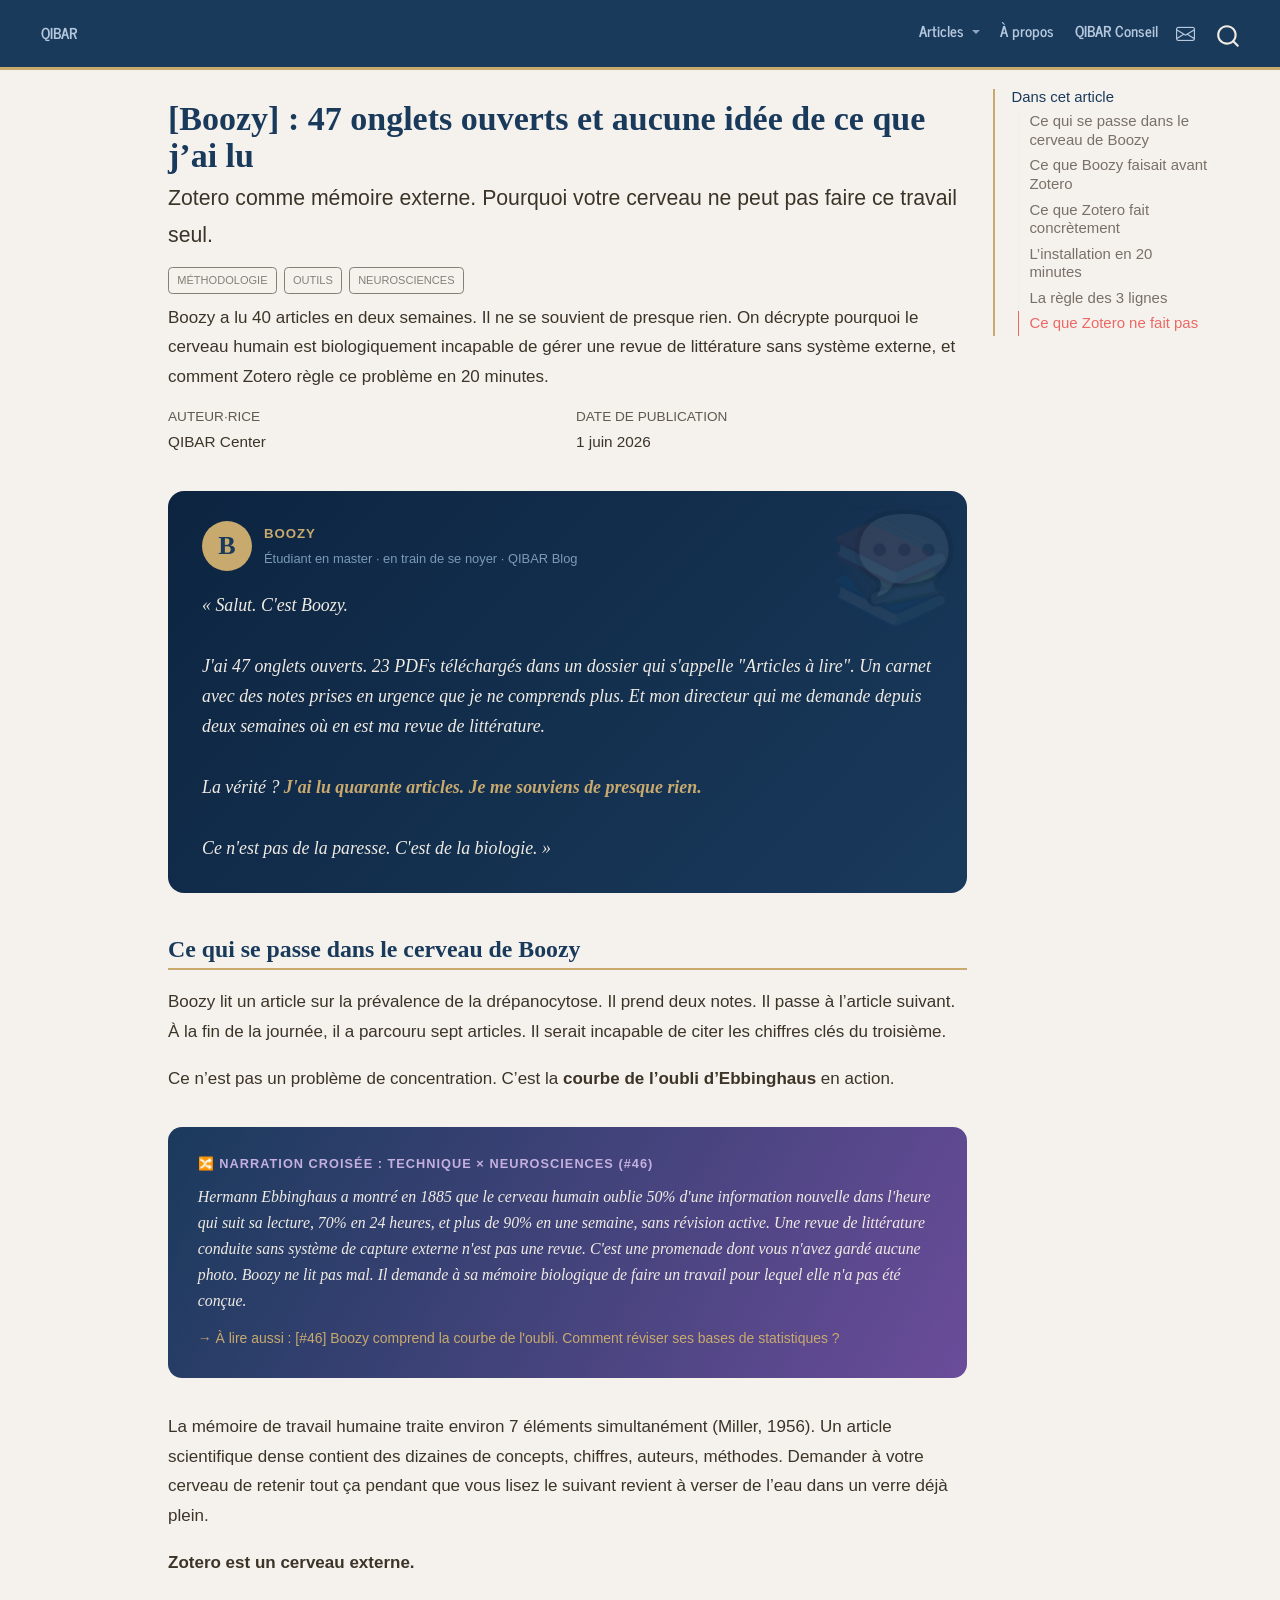
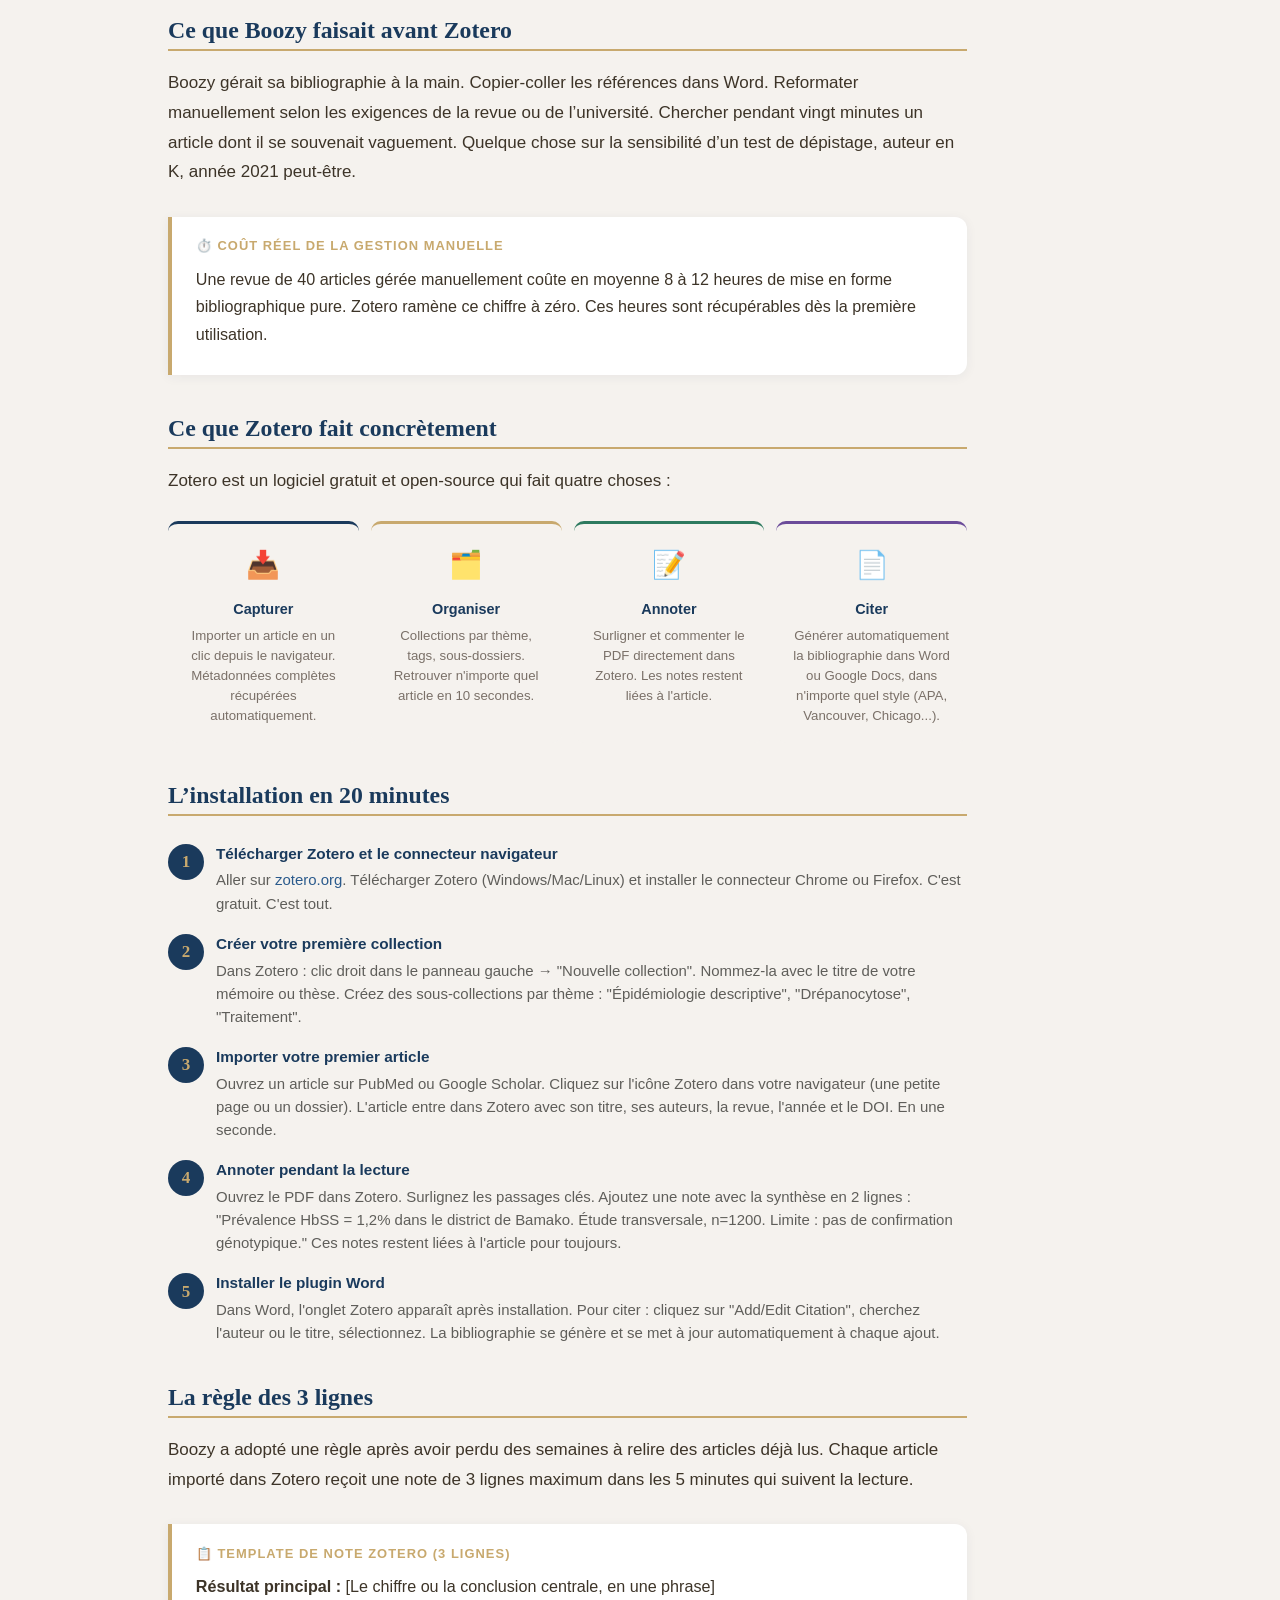
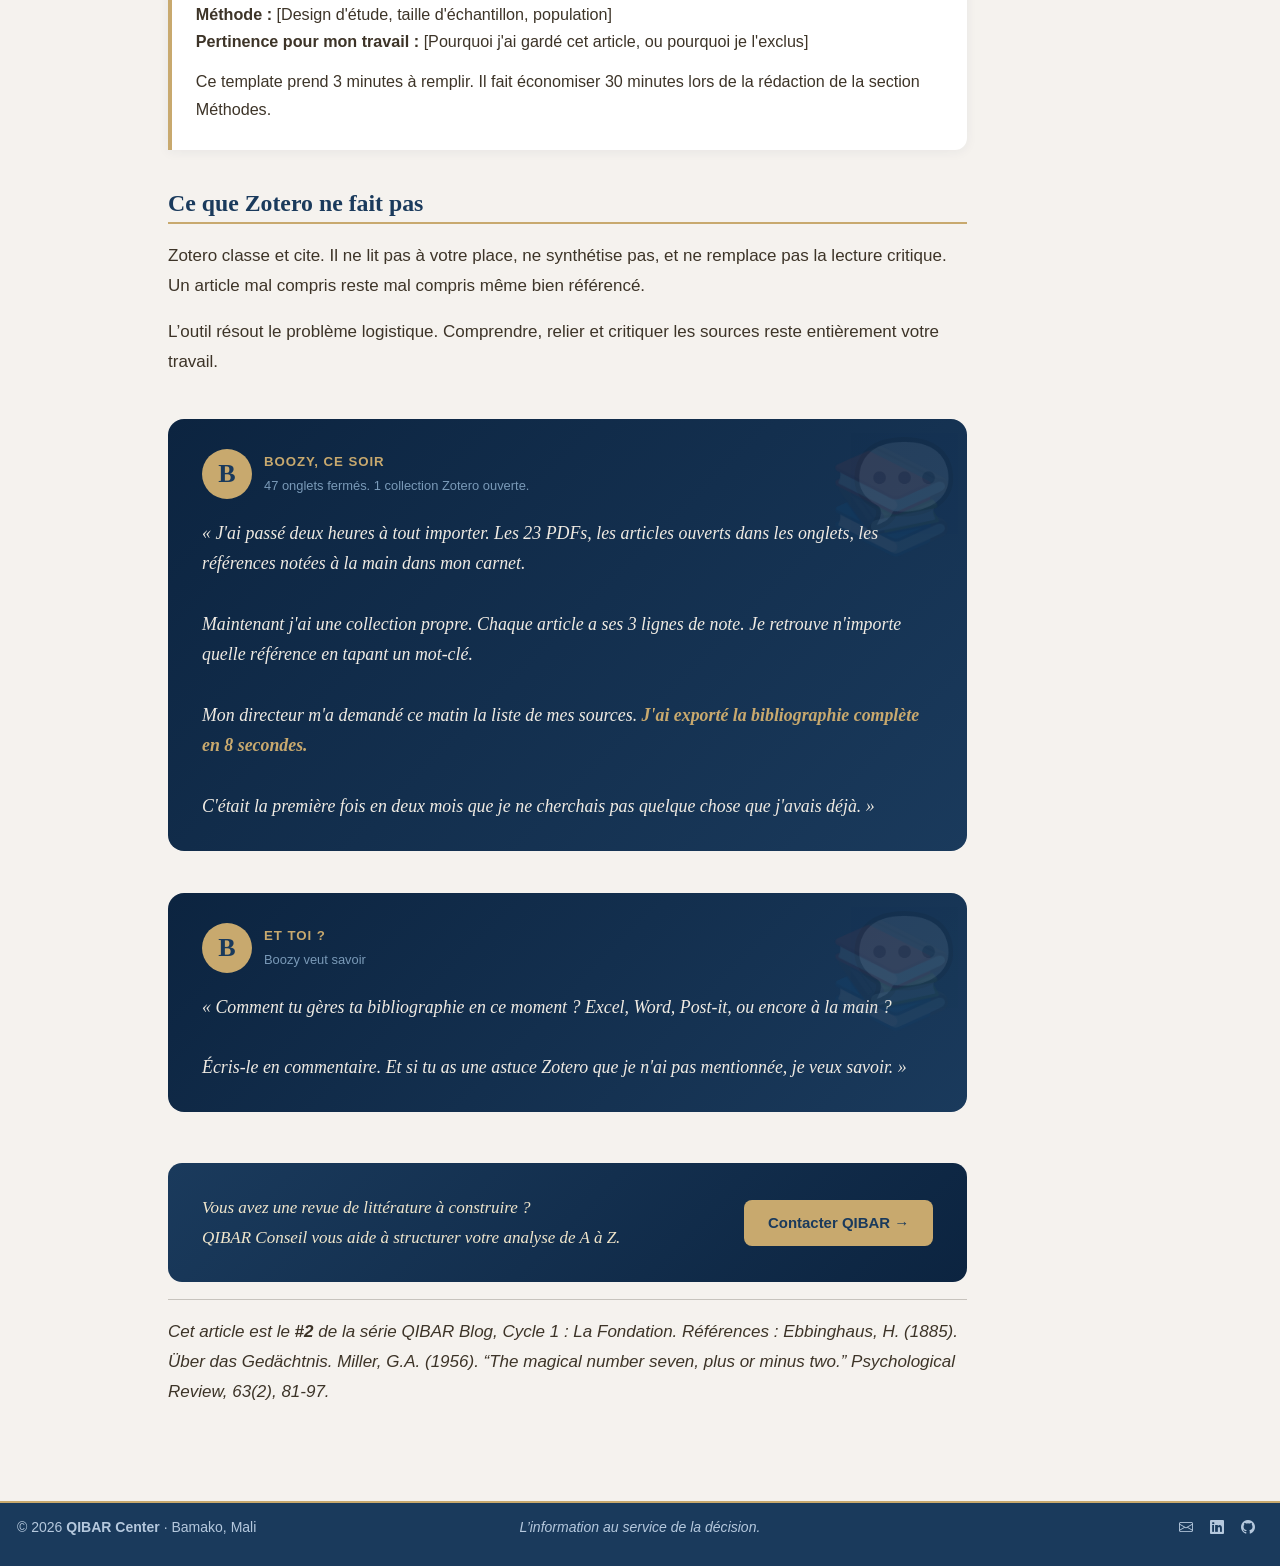
<file: docs/posts/002-boozy-zotero/index.html>
<!DOCTYPE html>
<html xmlns="http://www.w3.org/1999/xhtml" lang="fr" xml:lang="fr"><head>

<meta charset="utf-8">
<meta name="generator" content="quarto-1.6.32">

<meta name="viewport" content="width=device-width, initial-scale=1.0, user-scalable=yes">

<meta name="author" content="QIBAR Center">
<meta name="description" content="Boozy a lu 40 articles en deux semaines. Il ne se souvient de presque rien. On décrypte pourquoi le cerveau humain est biologiquement incapable de gérer une revue de littérature sans système externe, et comment Zotero règle ce problème en 20 minutes.">

<title>[Boozy] : 47 onglets ouverts et aucune idée de ce que j’ai lu – QIBAR · Data &amp; Recherche</title>
<style>
code{white-space: pre-wrap;}
span.smallcaps{font-variant: small-caps;}
div.columns{display: flex; gap: min(4vw, 1.5em);}
div.column{flex: auto; overflow-x: auto;}
div.hanging-indent{margin-left: 1.5em; text-indent: -1.5em;}
ul.task-list{list-style: none;}
ul.task-list li input[type="checkbox"] {
  width: 0.8em;
  margin: 0 0.8em 0.2em -1em; /* quarto-specific, see https://github.com/quarto-dev/quarto-cli/issues/4556 */ 
  vertical-align: middle;
}
</style>


<script src="../../site_libs/quarto-nav/quarto-nav.js"></script>
<script src="../../site_libs/clipboard/clipboard.min.js"></script>
<script src="../../site_libs/quarto-search/autocomplete.umd.js"></script>
<script src="../../site_libs/quarto-search/fuse.min.js"></script>
<script src="../../site_libs/quarto-search/quarto-search.js"></script>
<meta name="quarto:offset" content="../../">
<script src="../../site_libs/quarto-html/quarto.js"></script>
<script src="../../site_libs/quarto-html/popper.min.js"></script>
<script src="../../site_libs/quarto-html/tippy.umd.min.js"></script>
<script src="../../site_libs/quarto-html/anchor.min.js"></script>
<link href="../../site_libs/quarto-html/tippy.css" rel="stylesheet">
<link href="../../site_libs/quarto-html/quarto-syntax-highlighting-fc6d358c97f25a8ea829b86655043430.css" rel="stylesheet" id="quarto-text-highlighting-styles">
<script src="../../site_libs/bootstrap/bootstrap.min.js"></script>
<link href="../../site_libs/bootstrap/bootstrap-icons.css" rel="stylesheet">
<link href="../../site_libs/bootstrap/bootstrap-5cda604207b2522b33111d29a4a27806.min.css" rel="stylesheet" append-hash="true" id="quarto-bootstrap" data-mode="light">
<script id="quarto-search-options" type="application/json">{
  "location": "navbar",
  "copy-button": false,
  "collapse-after": 3,
  "panel-placement": "end",
  "type": "overlay",
  "limit": 50,
  "keyboard-shortcut": [
    "f",
    "/",
    "s"
  ],
  "show-item-context": false,
  "language": {
    "search-no-results-text": "Pas de résultats",
    "search-matching-documents-text": "documents trouvés",
    "search-copy-link-title": "Copier le lien vers la recherche",
    "search-hide-matches-text": "Cacher les correspondances additionnelles",
    "search-more-match-text": "correspondance de plus dans ce document",
    "search-more-matches-text": "correspondances de plus dans ce document",
    "search-clear-button-title": "Effacer",
    "search-text-placeholder": "",
    "search-detached-cancel-button-title": "Annuler",
    "search-submit-button-title": "Envoyer",
    "search-label": "Recherche"
  }
}</script>
<style>html{ scroll-behavior: smooth; }</style>


<link rel="stylesheet" href="../../styles.css">
<meta property="og:title" content="QIBAR · Data &amp; Recherche">
<meta property="og:description" content="Analyse de données, épidémiologie et mindset du chercheur">
<meta property="og:image" content="cover.png">
<meta property="og:site_name" content="QIBAR · Data &amp; Recherche">
<meta name="twitter:title" content="[Boozy] : 47 onglets ouverts et aucune idée de ce que j’ai lu – QIBAR · Data &amp; Recherche">
<meta name="twitter:description" content="Boozy a lu 40 articles en deux semaines. Il ne se souvient de presque rien. On décrypte pourquoi le cerveau humain est biologiquement incapable de gérer une revue de littérature sans système externe, et comment Zotero règle ce problème en 20 minutes.">
<meta name="twitter:image" content="cover.png">
<meta name="twitter:creator" content="@mahamoudkourei1">
<meta name="twitter:card" content="summary_large_image">
</head>

<body class="nav-fixed">

<div id="quarto-search-results"></div>
  <header id="quarto-header" class="headroom fixed-top">
    <nav class="navbar navbar-expand-lg " data-bs-theme="dark">
      <div class="navbar-container container-fluid">
            <div id="quarto-search" class="" title="Recherche"></div>
          <button class="navbar-toggler" type="button" data-bs-toggle="collapse" data-bs-target="#navbarCollapse" aria-controls="navbarCollapse" role="menu" aria-expanded="false" aria-label="Basculer la navigation" onclick="if (window.quartoToggleHeadroom) { window.quartoToggleHeadroom(); }">
  <span class="navbar-toggler-icon"></span>
</button>
          <div class="collapse navbar-collapse" id="navbarCollapse">
            <ul class="navbar-nav navbar-nav-scroll me-auto">
  <li class="nav-item">
    <a class="nav-link" href="../../index.html"> 
<span class="menu-text"><strong>Q</strong>IBAR</span></a>
  </li>  
</ul>
            <ul class="navbar-nav navbar-nav-scroll ms-auto">
  <li class="nav-item dropdown ">
    <a class="nav-link dropdown-toggle" href="#" id="nav-menu-articles" role="link" data-bs-toggle="dropdown" aria-expanded="false">
 <span class="menu-text">Articles</span>
    </a>
    <ul class="dropdown-menu dropdown-menu-end" aria-labelledby="nav-menu-articles">    
        <li>
    <a class="dropdown-item" href="../../index.html#analyse">
 <span class="dropdown-text">📊 Analyse &amp; R</span></a>
  </li>  
        <li>
    <a class="dropdown-item" href="../../index.html#carto">
 <span class="dropdown-text">🗺️ Cartographie</span></a>
  </li>  
        <li>
    <a class="dropdown-item" href="../../index.html#meta">
 <span class="dropdown-text">🔬 Méta-analyse</span></a>
  </li>  
        <li>
    <a class="dropdown-item" href="../../index.html#mindset">
 <span class="dropdown-text">🧠 Mindset &amp; Soft Skills</span></a>
  </li>  
        <li>
    <a class="dropdown-item" href="../../index.html#epi">
 <span class="dropdown-text">🧬 Épidémiologie</span></a>
  </li>  
        <li>
    <a class="dropdown-item" href="../../index.html#neuro">
 <span class="dropdown-text">⚡ Neurosciences</span></a>
  </li>  
    </ul>
  </li>
  <li class="nav-item">
    <a class="nav-link" href="../../about.html"> 
<span class="menu-text">À propos</span></a>
  </li>  
  <li class="nav-item">
    <a class="nav-link" href="mailto:mahamoud.koureichi@gmail.com"> 
<span class="menu-text">QIBAR Conseil</span></a>
  </li>  
  <li class="nav-item compact">
    <a class="nav-link" href="mailto:mahamoud.koureichi@gmail.com"> <i class="bi bi-envelope" role="img" aria-label="Email">
</i> 
<span class="menu-text"></span></a>
  </li>  
</ul>
          </div> <!-- /navcollapse -->
            <div class="quarto-navbar-tools">
</div>
      </div> <!-- /container-fluid -->
    </nav>
</header>
<!-- content -->
<div id="quarto-content" class="quarto-container page-columns page-rows-contents page-layout-article page-navbar">
<!-- sidebar -->
<!-- margin-sidebar -->
    <div id="quarto-margin-sidebar" class="sidebar margin-sidebar">
        <nav id="TOC" role="doc-toc" class="toc-active">
    <h2 id="toc-title">Dans cet article</h2>
   
  <ul>
  <li><a href="#ce-qui-se-passe-dans-le-cerveau-de-boozy" id="toc-ce-qui-se-passe-dans-le-cerveau-de-boozy" class="nav-link active" data-scroll-target="#ce-qui-se-passe-dans-le-cerveau-de-boozy">Ce qui se passe dans le cerveau de Boozy</a></li>
  <li><a href="#ce-que-boozy-faisait-avant-zotero" id="toc-ce-que-boozy-faisait-avant-zotero" class="nav-link" data-scroll-target="#ce-que-boozy-faisait-avant-zotero">Ce que Boozy faisait avant Zotero</a></li>
  <li><a href="#ce-que-zotero-fait-concrètement" id="toc-ce-que-zotero-fait-concrètement" class="nav-link" data-scroll-target="#ce-que-zotero-fait-concrètement">Ce que Zotero fait concrètement</a></li>
  <li><a href="#linstallation-en-20-minutes" id="toc-linstallation-en-20-minutes" class="nav-link" data-scroll-target="#linstallation-en-20-minutes">L’installation en 20 minutes</a></li>
  <li><a href="#la-règle-des-3-lignes" id="toc-la-règle-des-3-lignes" class="nav-link" data-scroll-target="#la-règle-des-3-lignes">La règle des 3 lignes</a></li>
  <li><a href="#ce-que-zotero-ne-fait-pas" id="toc-ce-que-zotero-ne-fait-pas" class="nav-link" data-scroll-target="#ce-que-zotero-ne-fait-pas">Ce que Zotero ne fait pas</a></li>
  </ul>
</nav>
    </div>
<!-- main -->
<main class="content" id="quarto-document-content">

<header id="title-block-header" class="quarto-title-block default">
<div class="quarto-title">
<h1 class="title">[Boozy] : 47 onglets ouverts et aucune idée de ce que j’ai lu</h1>
<p class="subtitle lead">Zotero comme mémoire externe. Pourquoi votre cerveau ne peut pas faire ce travail seul.</p>
  <div class="quarto-categories">
    <div class="quarto-category">Méthodologie</div>
    <div class="quarto-category">Outils</div>
    <div class="quarto-category">Neurosciences</div>
  </div>
  </div>

<div>
  <div class="description">
    Boozy a lu 40 articles en deux semaines. Il ne se souvient de presque rien. On décrypte pourquoi le cerveau humain est biologiquement incapable de gérer une revue de littérature sans système externe, et comment Zotero règle ce problème en 20 minutes.
  </div>
</div>


<div class="quarto-title-meta">

    <div>
    <div class="quarto-title-meta-heading">Auteur·rice</div>
    <div class="quarto-title-meta-contents">
             <p>QIBAR Center </p>
          </div>
  </div>
    
    <div>
    <div class="quarto-title-meta-heading">Date de publication</div>
    <div class="quarto-title-meta-contents">
      <p class="date">1 juin 2026</p>
    </div>
  </div>
  
    
  </div>
  


</header>


<style>
.boozy-block {
  background: linear-gradient(135deg, #0C2440, #1A3A5C);
  border-radius: 16px;
  padding: 1.75rem 2rem;
  margin: 2rem 0 2.5rem;
  position: relative;
  overflow: hidden;
}
.boozy-block::after {
  content: "📚";
  position: absolute;
  top: -8px; right: 12px;
  font-size: 6rem; opacity: 0.06; pointer-events: none;
}
.boozy-avatar { display:flex; align-items:center; gap:12px; margin-bottom:1.1rem; }
.boozy-monogram {
  width:50px; height:50px; border-radius:50%;
  background:#C8A96E; display:flex; align-items:center; justify-content:center;
  font-family:Georgia,serif; font-size:26px; font-weight:700;
  color:#1A3A5C; flex-shrink:0;
}
.boozy-name  { font-size:.78rem; font-weight:700; color:#C8A96E; letter-spacing:.07em; text-transform:uppercase; display:block; }
.boozy-role  { font-size:.76rem; color:#7A9AB8; display:block; margin-top:2px; }
.boozy-speech { font-family:Georgia,serif; font-style:italic; font-size:1.05rem; color:#F0EBE3; line-height:1.7; margin:0; }

.crossover-box {
  background: linear-gradient(120deg, #1A3A5C 0%, #6B4C9A 100%);
  border-radius:14px; padding:1.5rem 1.75rem; margin:2rem 0;
}
.crossover-box .cx-label { font-size:.75rem; font-weight:700; text-transform:uppercase; letter-spacing:.08em; color:#C4AFDF; margin-bottom:.5rem; display:block; }
.crossover-box p { font-size:.93rem; color:#F0EBE3; font-family:Georgia,serif; font-style:italic; line-height:1.65; margin:0 0 .5rem; }
.crossover-box .cx-link { font-size:.82rem; color:#C8A96E; font-style:normal; }

.qibar-section {
  border-left:4px solid #C8A96E; background:#ffffff;
  border-radius:0 12px 12px 0; padding:1.1rem 1.4rem;
  margin:1.75rem 0; box-shadow:0 2px 12px rgba(26,58,92,.06);
}
.qibar-section .qs-label {
  font-size:.76rem; font-weight:700; text-transform:uppercase;
  letter-spacing:.08em; color:#C8A96E; margin:0 0 .5rem;
  display:flex; align-items:center; gap:6px;
}
.qibar-section p, .qibar-section li { font-size:.95rem; color:#3D3428; margin:0 0 .5rem; line-height:1.7; }

.step-list { list-style:none; padding:0; margin:1.5rem 0; }
.step-list li { display:grid; grid-template-columns:36px 1fr; gap:12px; align-items:flex-start; margin-bottom:1rem; }
.step-num { width:36px; height:36px; border-radius:50%; background:#1A3A5C; color:#C8A96E; display:flex; align-items:center; justify-content:center; font-family:Georgia,serif; font-size:1rem; font-weight:700; flex-shrink:0; margin-top:2px; }
.step-content .step-title { font-size:.9rem; font-weight:600; color:#1A3A5C; margin:0 0 3px; }
.step-content p { font-size:.88rem; color:#5F5E5A; margin:0; line-height:1.55; }

.zotero-schema {
  display: grid;
  grid-template-columns: repeat(auto-fit, minmax(160px, 1fr));
  gap: 12px;
  margin: 1.5rem 0;
}
.z-card {
  background: #F5F2EE;
  border-radius: 10px;
  padding: 1rem;
  border-top: 3px solid;
  text-align: center;
}
.z-card .z-icon { font-size: 1.6rem; margin-bottom: .5rem; display: block; }
.z-card .z-title { font-size: .85rem; font-weight: 600; color: #1A3A5C; margin: 0 0 4px; }
.z-card .z-desc  { font-size: .78rem; color: #7A7068; margin: 0; line-height: 1.5; }

.post-cta {
  background:linear-gradient(135deg,#1A3A5C,#0C2440); border-radius:14px;
  padding:1.75rem 2rem; margin-top:3rem;
  display:flex; align-items:center; justify-content:space-between; gap:1.25rem; flex-wrap:wrap;
}
.post-cta p { color:#F0E6CC; margin:0; font-family:Georgia,serif; font-style:italic; font-size:1rem; }
.post-cta a { background:#C8A96E; color:#1A3A5C; font-weight:700; font-size:.88rem; padding:.6rem 1.4rem; border-radius:8px; text-decoration:none; white-space:nowrap; }
</style>

<!-- ── BLOC BOOZY ───────────────────────────────────────────────────────────── -->
<div class="boozy-block">
  <div class="boozy-avatar">
    <div class="boozy-monogram">B</div>
    <div>
      <span class="boozy-name">Boozy</span>
      <span class="boozy-role">Étudiant en master · en train de se noyer · QIBAR Blog</span>
    </div>
  </div>
  <p class="boozy-speech">
    « Salut. C'est Boozy.<br><br>
    J'ai 47 onglets ouverts. 23 PDFs téléchargés dans un dossier qui s'appelle "Articles à lire". Un carnet avec des notes prises en urgence que je ne comprends plus. Et mon directeur qui me demande depuis deux semaines où en est ma revue de littérature.<br><br>
    La vérité ? <strong style="color:#C8A96E">J'ai lu quarante articles. Je me souviens de presque rien.</strong><br><br>
    Ce n'est pas de la paresse. C'est de la biologie. »
  </p>
</div>
<section id="ce-qui-se-passe-dans-le-cerveau-de-boozy" class="level2">
<h2 class="anchored" data-anchor-id="ce-qui-se-passe-dans-le-cerveau-de-boozy">Ce qui se passe dans le cerveau de Boozy</h2>
<p>Boozy lit un article sur la prévalence de la drépanocytose. Il prend deux notes. Il passe à l’article suivant. À la fin de la journée, il a parcouru sept articles. Il serait incapable de citer les chiffres clés du troisième.</p>
<p>Ce n’est pas un problème de concentration. C’est la <strong>courbe de l’oubli d’Ebbinghaus</strong> en action.</p>
<div class="crossover-box">
  <span class="cx-label">🔀 Narration croisée : Technique × Neurosciences (#46)</span>
  <p>Hermann Ebbinghaus a montré en 1885 que le cerveau humain oublie 50% d'une information nouvelle dans l'heure qui suit sa lecture, 70% en 24 heures, et plus de 90% en une semaine, sans révision active. Une revue de littérature conduite sans système de capture externe n'est pas une revue. C'est une promenade dont vous n'avez gardé aucune photo. Boozy ne lit pas mal. Il demande à sa mémoire biologique de faire un travail pour lequel elle n'a pas été conçue.</p>
  <span class="cx-link">→ À lire aussi : [#46] Boozy comprend la courbe de l'oubli. Comment réviser ses bases de statistiques ?</span>
</div>
<p>La mémoire de travail humaine traite environ 7 éléments simultanément (Miller, 1956). Un article scientifique dense contient des dizaines de concepts, chiffres, auteurs, méthodes. Demander à votre cerveau de retenir tout ça pendant que vous lisez le suivant revient à verser de l’eau dans un verre déjà plein.</p>
<p><strong>Zotero est un cerveau externe.</strong></p>
</section>
<section id="ce-que-boozy-faisait-avant-zotero" class="level2">
<h2 class="anchored" data-anchor-id="ce-que-boozy-faisait-avant-zotero">Ce que Boozy faisait avant Zotero</h2>
<p>Boozy gérait sa bibliographie à la main. Copier-coller les références dans Word. Reformater manuellement selon les exigences de la revue ou de l’université. Chercher pendant vingt minutes un article dont il se souvenait vaguement. Quelque chose sur la sensibilité d’un test de dépistage, auteur en K, année 2021 peut-être.</p>
<div class="qibar-section">
  <p class="qs-label">⏱️ Coût réel de la gestion manuelle</p>
  <p>Une revue de 40 articles gérée manuellement coûte en moyenne 8 à 12 heures de mise en forme bibliographique pure. Zotero ramène ce chiffre à zéro. Ces heures sont récupérables dès la première utilisation.</p>
</div>
</section>
<section id="ce-que-zotero-fait-concrètement" class="level2">
<h2 class="anchored" data-anchor-id="ce-que-zotero-fait-concrètement">Ce que Zotero fait concrètement</h2>
<p>Zotero est un logiciel gratuit et open-source qui fait quatre choses :</p>
<div class="zotero-schema">
  <div class="z-card" style="border-color:#1A3A5C">
    <span class="z-icon">📥</span>
    <p class="z-title">Capturer</p>
    <p class="z-desc">Importer un article en un clic depuis le navigateur. Métadonnées complètes récupérées automatiquement.</p>
  </div>
  <div class="z-card" style="border-color:#C8A96E">
    <span class="z-icon">🗂️</span>
    <p class="z-title">Organiser</p>
    <p class="z-desc">Collections par thème, tags, sous-dossiers. Retrouver n'importe quel article en 10 secondes.</p>
  </div>
  <div class="z-card" style="border-color:#2D7A5F">
    <span class="z-icon">📝</span>
    <p class="z-title">Annoter</p>
    <p class="z-desc">Surligner et commenter le PDF directement dans Zotero. Les notes restent liées à l'article.</p>
  </div>
  <div class="z-card" style="border-color:#6B4C9A">
    <span class="z-icon">📄</span>
    <p class="z-title">Citer</p>
    <p class="z-desc">Générer automatiquement la bibliographie dans Word ou Google Docs, dans n'importe quel style (APA, Vancouver, Chicago...).</p>
  </div>
</div>
</section>
<section id="linstallation-en-20-minutes" class="level2">
<h2 class="anchored" data-anchor-id="linstallation-en-20-minutes">L’installation en 20 minutes</h2>
<ul class="step-list">
  <li>
    <div class="step-num">1</div>
    <div class="step-content">
      <p class="step-title">Télécharger Zotero et le connecteur navigateur</p>
      <p>Aller sur <a href="https://www.zotero.org" target="_blank">zotero.org</a>. Télécharger Zotero (Windows/Mac/Linux) et installer le connecteur Chrome ou Firefox. C'est gratuit. C'est tout.</p>
    </div>
  </li>
  <li>
    <div class="step-num">2</div>
    <div class="step-content">
      <p class="step-title">Créer votre première collection</p>
      <p>Dans Zotero : clic droit dans le panneau gauche → "Nouvelle collection". Nommez-la avec le titre de votre mémoire ou thèse. Créez des sous-collections par thème : "Épidémiologie descriptive", "Drépanocytose", "Traitement".</p>
    </div>
  </li>
  <li>
    <div class="step-num">3</div>
    <div class="step-content">
      <p class="step-title">Importer votre premier article</p>
      <p>Ouvrez un article sur PubMed ou Google Scholar. Cliquez sur l'icône Zotero dans votre navigateur (une petite page ou un dossier). L'article entre dans Zotero avec son titre, ses auteurs, la revue, l'année et le DOI. En une seconde.</p>
    </div>
  </li>
  <li>
    <div class="step-num">4</div>
    <div class="step-content">
      <p class="step-title">Annoter pendant la lecture</p>
      <p>Ouvrez le PDF dans Zotero. Surlignez les passages clés. Ajoutez une note avec la synthèse en 2 lignes : "Prévalence HbSS = 1,2% dans le district de Bamako. Étude transversale, n=1200. Limite : pas de confirmation génotypique." Ces notes restent liées à l'article pour toujours.</p>
    </div>
  </li>
  <li>
    <div class="step-num">5</div>
    <div class="step-content">
      <p class="step-title">Installer le plugin Word</p>
      <p>Dans Word, l'onglet Zotero apparaît après installation. Pour citer : cliquez sur "Add/Edit Citation", cherchez l'auteur ou le titre, sélectionnez. La bibliographie se génère et se met à jour automatiquement à chaque ajout.</p>
    </div>
  </li>
</ul>
</section>
<section id="la-règle-des-3-lignes" class="level2">
<h2 class="anchored" data-anchor-id="la-règle-des-3-lignes">La règle des 3 lignes</h2>
<p>Boozy a adopté une règle après avoir perdu des semaines à relire des articles déjà lus. Chaque article importé dans Zotero reçoit une note de 3 lignes maximum dans les 5 minutes qui suivent la lecture.</p>
<div class="qibar-section">
  <p class="qs-label">📋 Template de note Zotero (3 lignes)</p>
  <p>
    <strong>Résultat principal :</strong> [Le chiffre ou la conclusion centrale, en une phrase]<br>
    <strong>Méthode :</strong> [Design d'étude, taille d'échantillon, population]<br>
    <strong>Pertinence pour mon travail :</strong> [Pourquoi j'ai gardé cet article, ou pourquoi je l'exclus]
  </p>
  <p style="margin-top:.75rem">Ce template prend 3 minutes à remplir. Il fait économiser 30 minutes lors de la rédaction de la section Méthodes.</p>
</div>
</section>
<section id="ce-que-zotero-ne-fait-pas" class="level2">
<h2 class="anchored" data-anchor-id="ce-que-zotero-ne-fait-pas">Ce que Zotero ne fait pas</h2>
<p>Zotero classe et cite. Il ne lit pas à votre place, ne synthétise pas, et ne remplace pas la lecture critique. Un article mal compris reste mal compris même bien référencé.</p>
<p>L’outil résout le problème logistique. Comprendre, relier et critiquer les sources reste entièrement votre travail.</p>
<!-- ── MOT DE LA FIN ──────────────────────────────────────────────────────── -->
<div class="boozy-block" style="margin-top:2.5rem">
  <div class="boozy-avatar">
    <div class="boozy-monogram">B</div>
    <div>
      <span class="boozy-name">Boozy, ce soir</span>
      <span class="boozy-role">47 onglets fermés. 1 collection Zotero ouverte.</span>
    </div>
  </div>
  <p class="boozy-speech">
    « J'ai passé deux heures à tout importer. Les 23 PDFs, les articles ouverts dans les onglets, les références notées à la main dans mon carnet.<br><br>
    Maintenant j'ai une collection propre. Chaque article a ses 3 lignes de note. Je retrouve n'importe quelle référence en tapant un mot-clé.<br><br>
    Mon directeur m'a demandé ce matin la liste de mes sources. <strong style="color:#C8A96E">J'ai exporté la bibliographie complète en 8 secondes.</strong><br><br>
    C'était la première fois en deux mois que je ne cherchais pas quelque chose que j'avais déjà. »
  </p>
</div>

<!-- ── QUESTION COMMUNAUTÉ ─────────────────────────────────────────────────── -->
<div class="boozy-block">
  <div class="boozy-avatar">
    <div class="boozy-monogram">B</div>
    <div>
      <span class="boozy-name">Et toi ?</span>
      <span class="boozy-role">Boozy veut savoir</span>
    </div>
  </div>
  <p class="boozy-speech">
    « Comment tu gères ta bibliographie en ce moment ? Excel, Word, Post-it, ou encore à la main ?<br><br>
    Écris-le en commentaire. Et si tu as une astuce Zotero que je n'ai pas mentionnée, je veux savoir. »
  </p>
</div>

<!-- ── CTA ────────────────────────────────────────────────────────────────── -->
<div class="post-cta">
  <p>Vous avez une revue de littérature à construire ?<br>QIBAR Conseil vous aide à structurer votre analyse de A à Z.</p>
  <a href="mailto:mahamoud.koureichi@gmail.com">Contacter QIBAR →</a>
</div>
<hr>
<p><em>Cet article est le <strong>#2</strong> de la série QIBAR Blog, Cycle 1 : La Fondation. Références : Ebbinghaus, H. (1885). Über das Gedächtnis. Miller, G.A. (1956). “The magical number seven, plus or minus two.” Psychological Review, 63(2), 81-97.</em></p>


</section>

</main> <!-- /main -->
<script id="quarto-html-after-body" type="application/javascript">
window.document.addEventListener("DOMContentLoaded", function (event) {
  const toggleBodyColorMode = (bsSheetEl) => {
    const mode = bsSheetEl.getAttribute("data-mode");
    const bodyEl = window.document.querySelector("body");
    if (mode === "dark") {
      bodyEl.classList.add("quarto-dark");
      bodyEl.classList.remove("quarto-light");
    } else {
      bodyEl.classList.add("quarto-light");
      bodyEl.classList.remove("quarto-dark");
    }
  }
  const toggleBodyColorPrimary = () => {
    const bsSheetEl = window.document.querySelector("link#quarto-bootstrap");
    if (bsSheetEl) {
      toggleBodyColorMode(bsSheetEl);
    }
  }
  toggleBodyColorPrimary();  
  const icon = "";
  const anchorJS = new window.AnchorJS();
  anchorJS.options = {
    placement: 'right',
    icon: icon
  };
  anchorJS.add('.anchored');
  const isCodeAnnotation = (el) => {
    for (const clz of el.classList) {
      if (clz.startsWith('code-annotation-')) {                     
        return true;
      }
    }
    return false;
  }
  const onCopySuccess = function(e) {
    // button target
    const button = e.trigger;
    // don't keep focus
    button.blur();
    // flash "checked"
    button.classList.add('code-copy-button-checked');
    var currentTitle = button.getAttribute("title");
    button.setAttribute("title", "Copié");
    let tooltip;
    if (window.bootstrap) {
      button.setAttribute("data-bs-toggle", "tooltip");
      button.setAttribute("data-bs-placement", "left");
      button.setAttribute("data-bs-title", "Copié");
      tooltip = new bootstrap.Tooltip(button, 
        { trigger: "manual", 
          customClass: "code-copy-button-tooltip",
          offset: [0, -8]});
      tooltip.show();    
    }
    setTimeout(function() {
      if (tooltip) {
        tooltip.hide();
        button.removeAttribute("data-bs-title");
        button.removeAttribute("data-bs-toggle");
        button.removeAttribute("data-bs-placement");
      }
      button.setAttribute("title", currentTitle);
      button.classList.remove('code-copy-button-checked');
    }, 1000);
    // clear code selection
    e.clearSelection();
  }
  const getTextToCopy = function(trigger) {
      const codeEl = trigger.previousElementSibling.cloneNode(true);
      for (const childEl of codeEl.children) {
        if (isCodeAnnotation(childEl)) {
          childEl.remove();
        }
      }
      return codeEl.innerText;
  }
  const clipboard = new window.ClipboardJS('.code-copy-button:not([data-in-quarto-modal])', {
    text: getTextToCopy
  });
  clipboard.on('success', onCopySuccess);
  if (window.document.getElementById('quarto-embedded-source-code-modal')) {
    // For code content inside modals, clipBoardJS needs to be initialized with a container option
    // TODO: Check when it could be a function (https://github.com/zenorocha/clipboard.js/issues/860)
    const clipboardModal = new window.ClipboardJS('.code-copy-button[data-in-quarto-modal]', {
      text: getTextToCopy,
      container: window.document.getElementById('quarto-embedded-source-code-modal')
    });
    clipboardModal.on('success', onCopySuccess);
  }
    var localhostRegex = new RegExp(/^(?:http|https):\/\/localhost\:?[0-9]*\//);
    var mailtoRegex = new RegExp(/^mailto:/);
      var filterRegex = new RegExp('/' + window.location.host + '/');
    var isInternal = (href) => {
        return filterRegex.test(href) || localhostRegex.test(href) || mailtoRegex.test(href);
    }
    // Inspect non-navigation links and adorn them if external
 	var links = window.document.querySelectorAll('a[href]:not(.nav-link):not(.navbar-brand):not(.toc-action):not(.sidebar-link):not(.sidebar-item-toggle):not(.pagination-link):not(.no-external):not([aria-hidden]):not(.dropdown-item):not(.quarto-navigation-tool):not(.about-link)');
    for (var i=0; i<links.length; i++) {
      const link = links[i];
      if (!isInternal(link.href)) {
        // undo the damage that might have been done by quarto-nav.js in the case of
        // links that we want to consider external
        if (link.dataset.originalHref !== undefined) {
          link.href = link.dataset.originalHref;
        }
          // target, if specified
          link.setAttribute("target", "_blank");
          if (link.getAttribute("rel") === null) {
            link.setAttribute("rel", "noopener");
          }
      }
    }
  function tippyHover(el, contentFn, onTriggerFn, onUntriggerFn) {
    const config = {
      allowHTML: true,
      maxWidth: 500,
      delay: 100,
      arrow: false,
      appendTo: function(el) {
          return el.parentElement;
      },
      interactive: true,
      interactiveBorder: 10,
      theme: 'quarto',
      placement: 'bottom-start',
    };
    if (contentFn) {
      config.content = contentFn;
    }
    if (onTriggerFn) {
      config.onTrigger = onTriggerFn;
    }
    if (onUntriggerFn) {
      config.onUntrigger = onUntriggerFn;
    }
    window.tippy(el, config); 
  }
  const noterefs = window.document.querySelectorAll('a[role="doc-noteref"]');
  for (var i=0; i<noterefs.length; i++) {
    const ref = noterefs[i];
    tippyHover(ref, function() {
      // use id or data attribute instead here
      let href = ref.getAttribute('data-footnote-href') || ref.getAttribute('href');
      try { href = new URL(href).hash; } catch {}
      const id = href.replace(/^#\/?/, "");
      const note = window.document.getElementById(id);
      if (note) {
        return note.innerHTML;
      } else {
        return "";
      }
    });
  }
  const xrefs = window.document.querySelectorAll('a.quarto-xref');
  const processXRef = (id, note) => {
    // Strip column container classes
    const stripColumnClz = (el) => {
      el.classList.remove("page-full", "page-columns");
      if (el.children) {
        for (const child of el.children) {
          stripColumnClz(child);
        }
      }
    }
    stripColumnClz(note)
    if (id === null || id.startsWith('sec-')) {
      // Special case sections, only their first couple elements
      const container = document.createElement("div");
      if (note.children && note.children.length > 2) {
        container.appendChild(note.children[0].cloneNode(true));
        for (let i = 1; i < note.children.length; i++) {
          const child = note.children[i];
          if (child.tagName === "P" && child.innerText === "") {
            continue;
          } else {
            container.appendChild(child.cloneNode(true));
            break;
          }
        }
        if (window.Quarto?.typesetMath) {
          window.Quarto.typesetMath(container);
        }
        return container.innerHTML
      } else {
        if (window.Quarto?.typesetMath) {
          window.Quarto.typesetMath(note);
        }
        return note.innerHTML;
      }
    } else {
      // Remove any anchor links if they are present
      const anchorLink = note.querySelector('a.anchorjs-link');
      if (anchorLink) {
        anchorLink.remove();
      }
      if (window.Quarto?.typesetMath) {
        window.Quarto.typesetMath(note);
      }
      // TODO in 1.5, we should make sure this works without a callout special case
      if (note.classList.contains("callout")) {
        return note.outerHTML;
      } else {
        return note.innerHTML;
      }
    }
  }
  for (var i=0; i<xrefs.length; i++) {
    const xref = xrefs[i];
    tippyHover(xref, undefined, function(instance) {
      instance.disable();
      let url = xref.getAttribute('href');
      let hash = undefined; 
      if (url.startsWith('#')) {
        hash = url;
      } else {
        try { hash = new URL(url).hash; } catch {}
      }
      if (hash) {
        const id = hash.replace(/^#\/?/, "");
        const note = window.document.getElementById(id);
        if (note !== null) {
          try {
            const html = processXRef(id, note.cloneNode(true));
            instance.setContent(html);
          } finally {
            instance.enable();
            instance.show();
          }
        } else {
          // See if we can fetch this
          fetch(url.split('#')[0])
          .then(res => res.text())
          .then(html => {
            const parser = new DOMParser();
            const htmlDoc = parser.parseFromString(html, "text/html");
            const note = htmlDoc.getElementById(id);
            if (note !== null) {
              const html = processXRef(id, note);
              instance.setContent(html);
            } 
          }).finally(() => {
            instance.enable();
            instance.show();
          });
        }
      } else {
        // See if we can fetch a full url (with no hash to target)
        // This is a special case and we should probably do some content thinning / targeting
        fetch(url)
        .then(res => res.text())
        .then(html => {
          const parser = new DOMParser();
          const htmlDoc = parser.parseFromString(html, "text/html");
          const note = htmlDoc.querySelector('main.content');
          if (note !== null) {
            // This should only happen for chapter cross references
            // (since there is no id in the URL)
            // remove the first header
            if (note.children.length > 0 && note.children[0].tagName === "HEADER") {
              note.children[0].remove();
            }
            const html = processXRef(null, note);
            instance.setContent(html);
          } 
        }).finally(() => {
          instance.enable();
          instance.show();
        });
      }
    }, function(instance) {
    });
  }
      let selectedAnnoteEl;
      const selectorForAnnotation = ( cell, annotation) => {
        let cellAttr = 'data-code-cell="' + cell + '"';
        let lineAttr = 'data-code-annotation="' +  annotation + '"';
        const selector = 'span[' + cellAttr + '][' + lineAttr + ']';
        return selector;
      }
      const selectCodeLines = (annoteEl) => {
        const doc = window.document;
        const targetCell = annoteEl.getAttribute("data-target-cell");
        const targetAnnotation = annoteEl.getAttribute("data-target-annotation");
        const annoteSpan = window.document.querySelector(selectorForAnnotation(targetCell, targetAnnotation));
        const lines = annoteSpan.getAttribute("data-code-lines").split(",");
        const lineIds = lines.map((line) => {
          return targetCell + "-" + line;
        })
        let top = null;
        let height = null;
        let parent = null;
        if (lineIds.length > 0) {
            //compute the position of the single el (top and bottom and make a div)
            const el = window.document.getElementById(lineIds[0]);
            top = el.offsetTop;
            height = el.offsetHeight;
            parent = el.parentElement.parentElement;
          if (lineIds.length > 1) {
            const lastEl = window.document.getElementById(lineIds[lineIds.length - 1]);
            const bottom = lastEl.offsetTop + lastEl.offsetHeight;
            height = bottom - top;
          }
          if (top !== null && height !== null && parent !== null) {
            // cook up a div (if necessary) and position it 
            let div = window.document.getElementById("code-annotation-line-highlight");
            if (div === null) {
              div = window.document.createElement("div");
              div.setAttribute("id", "code-annotation-line-highlight");
              div.style.position = 'absolute';
              parent.appendChild(div);
            }
            div.style.top = top - 2 + "px";
            div.style.height = height + 4 + "px";
            div.style.left = 0;
            let gutterDiv = window.document.getElementById("code-annotation-line-highlight-gutter");
            if (gutterDiv === null) {
              gutterDiv = window.document.createElement("div");
              gutterDiv.setAttribute("id", "code-annotation-line-highlight-gutter");
              gutterDiv.style.position = 'absolute';
              const codeCell = window.document.getElementById(targetCell);
              const gutter = codeCell.querySelector('.code-annotation-gutter');
              gutter.appendChild(gutterDiv);
            }
            gutterDiv.style.top = top - 2 + "px";
            gutterDiv.style.height = height + 4 + "px";
          }
          selectedAnnoteEl = annoteEl;
        }
      };
      const unselectCodeLines = () => {
        const elementsIds = ["code-annotation-line-highlight", "code-annotation-line-highlight-gutter"];
        elementsIds.forEach((elId) => {
          const div = window.document.getElementById(elId);
          if (div) {
            div.remove();
          }
        });
        selectedAnnoteEl = undefined;
      };
        // Handle positioning of the toggle
    window.addEventListener(
      "resize",
      throttle(() => {
        elRect = undefined;
        if (selectedAnnoteEl) {
          selectCodeLines(selectedAnnoteEl);
        }
      }, 10)
    );
    function throttle(fn, ms) {
    let throttle = false;
    let timer;
      return (...args) => {
        if(!throttle) { // first call gets through
            fn.apply(this, args);
            throttle = true;
        } else { // all the others get throttled
            if(timer) clearTimeout(timer); // cancel #2
            timer = setTimeout(() => {
              fn.apply(this, args);
              timer = throttle = false;
            }, ms);
        }
      };
    }
      // Attach click handler to the DT
      const annoteDls = window.document.querySelectorAll('dt[data-target-cell]');
      for (const annoteDlNode of annoteDls) {
        annoteDlNode.addEventListener('click', (event) => {
          const clickedEl = event.target;
          if (clickedEl !== selectedAnnoteEl) {
            unselectCodeLines();
            const activeEl = window.document.querySelector('dt[data-target-cell].code-annotation-active');
            if (activeEl) {
              activeEl.classList.remove('code-annotation-active');
            }
            selectCodeLines(clickedEl);
            clickedEl.classList.add('code-annotation-active');
          } else {
            // Unselect the line
            unselectCodeLines();
            clickedEl.classList.remove('code-annotation-active');
          }
        });
      }
  const findCites = (el) => {
    const parentEl = el.parentElement;
    if (parentEl) {
      const cites = parentEl.dataset.cites;
      if (cites) {
        return {
          el,
          cites: cites.split(' ')
        };
      } else {
        return findCites(el.parentElement)
      }
    } else {
      return undefined;
    }
  };
  var bibliorefs = window.document.querySelectorAll('a[role="doc-biblioref"]');
  for (var i=0; i<bibliorefs.length; i++) {
    const ref = bibliorefs[i];
    const citeInfo = findCites(ref);
    if (citeInfo) {
      tippyHover(citeInfo.el, function() {
        var popup = window.document.createElement('div');
        citeInfo.cites.forEach(function(cite) {
          var citeDiv = window.document.createElement('div');
          citeDiv.classList.add('hanging-indent');
          citeDiv.classList.add('csl-entry');
          var biblioDiv = window.document.getElementById('ref-' + cite);
          if (biblioDiv) {
            citeDiv.innerHTML = biblioDiv.innerHTML;
          }
          popup.appendChild(citeDiv);
        });
        return popup.innerHTML;
      });
    }
  }
});
</script>
<script src="https://giscus.app/client.js" data-repo="BoozyGit/Blog" data-repo-id="R_kgDONkFFBg" data-category="Commentaires" data-category-id="DIC_kwDONkFFBs4C9taP" data-mapping="pathname" data-reactions-enabled="1" data-emit-metadata="0" data-input-position="bottom" data-theme="noborder_light" data-lang="fr" crossorigin="anonymous" async="">
</script>
<input type="hidden" id="giscus-base-theme" value="noborder_light">
<input type="hidden" id="giscus-alt-theme" value="noborder_light">
</div> <!-- /content -->
<footer class="footer">
  <div class="nav-footer">
    <div class="nav-footer-left">
<p>© 2026 <strong>QIBAR Center</strong> · Bamako, Mali</p>
</div>   
    <div class="nav-footer-center">
<p><em>L’information au service de la décision.</em></p>
</div>
    <div class="nav-footer-right">
      <ul class="footer-items list-unstyled">
    <li class="nav-item compact">
    <a class="nav-link" href="mailto:mahamoud.koureichi@gmail.com">
      <i class="bi bi-envelope" role="img">
</i> 
    </a>
  </li>  
    <li class="nav-item compact">
    <a class="nav-link" href="https://www.linkedin.com/in/mahamoud-mahamadou-koureichi-b6a1361a7/">
      <i class="bi bi-linkedin" role="img">
</i> 
    </a>
  </li>  
    <li class="nav-item compact">
    <a class="nav-link" href="https://github.com/boozygit">
      <i class="bi bi-github" role="img">
</i> 
    </a>
  </li>  
</ul>
    </div>
  </div>
</footer>




<script src="../../site_libs/quarto-html/zenscroll-min.js"></script>
</body></html>
</file>
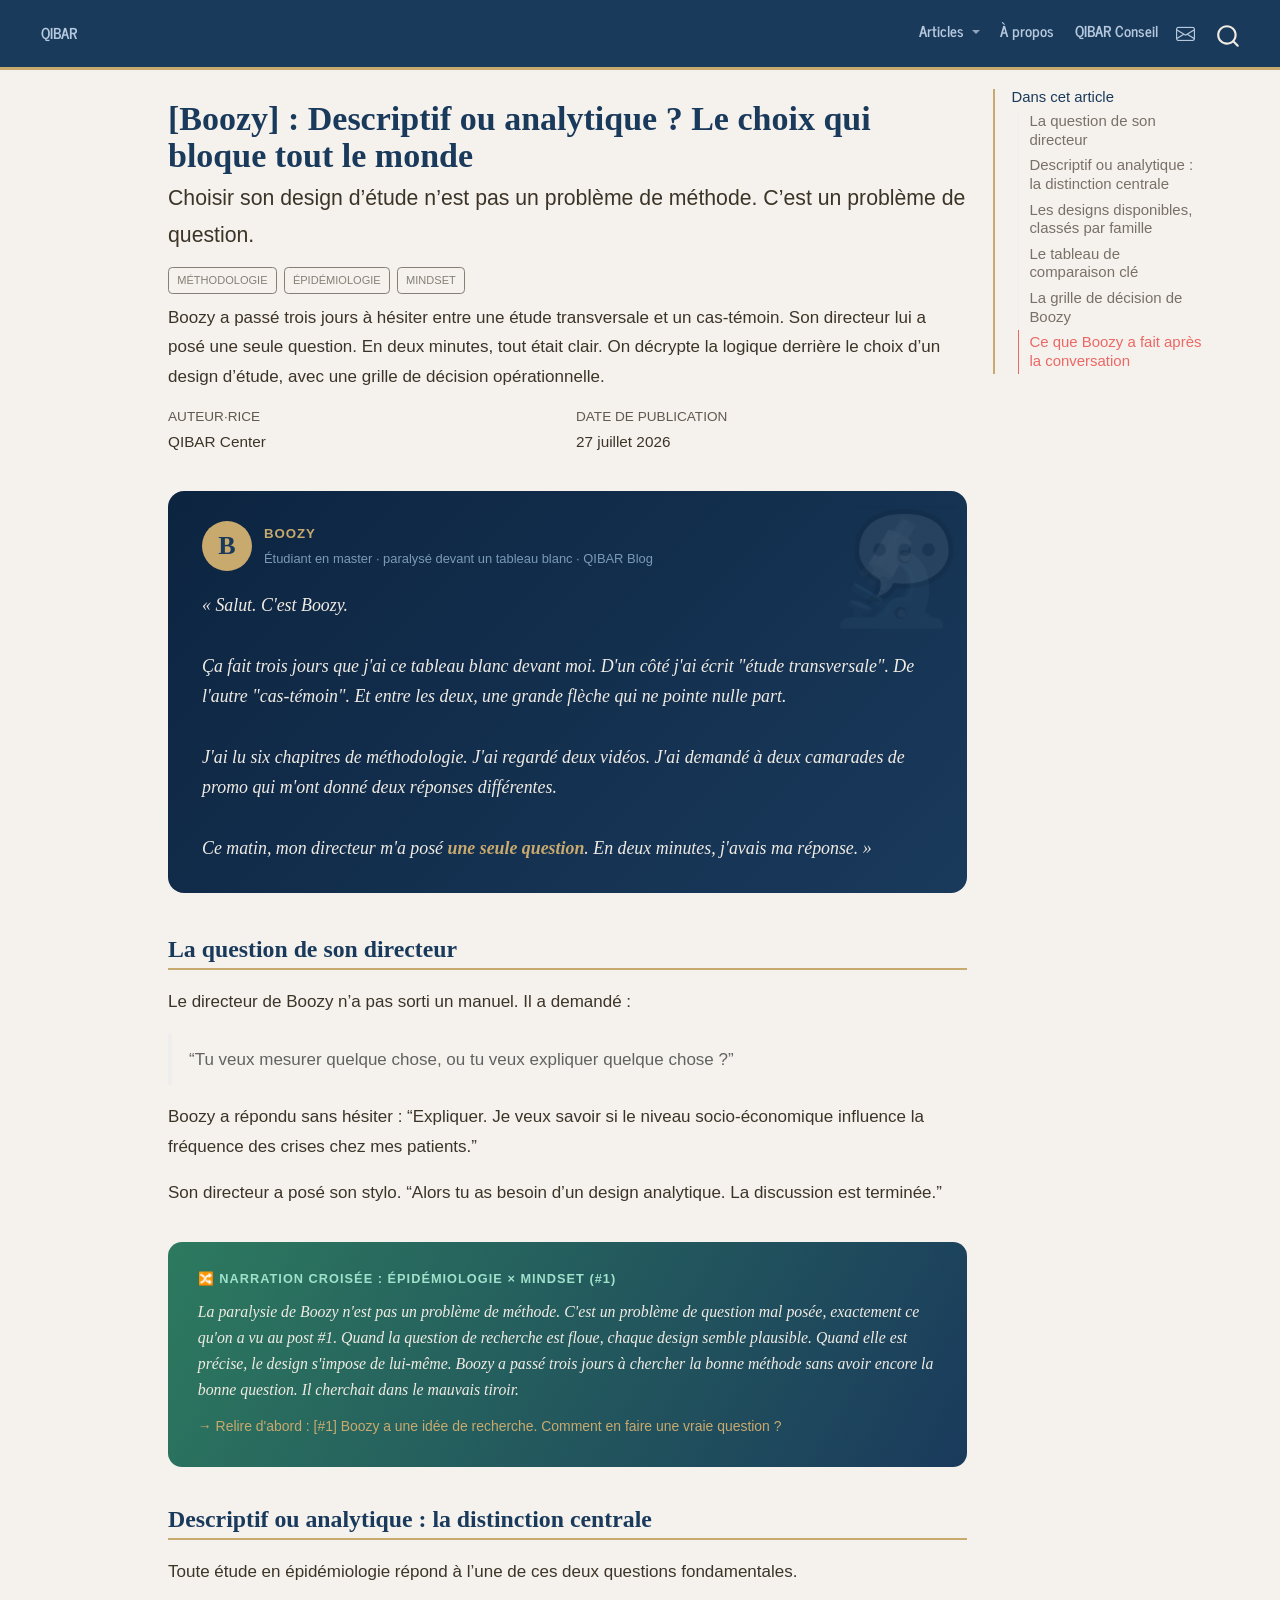
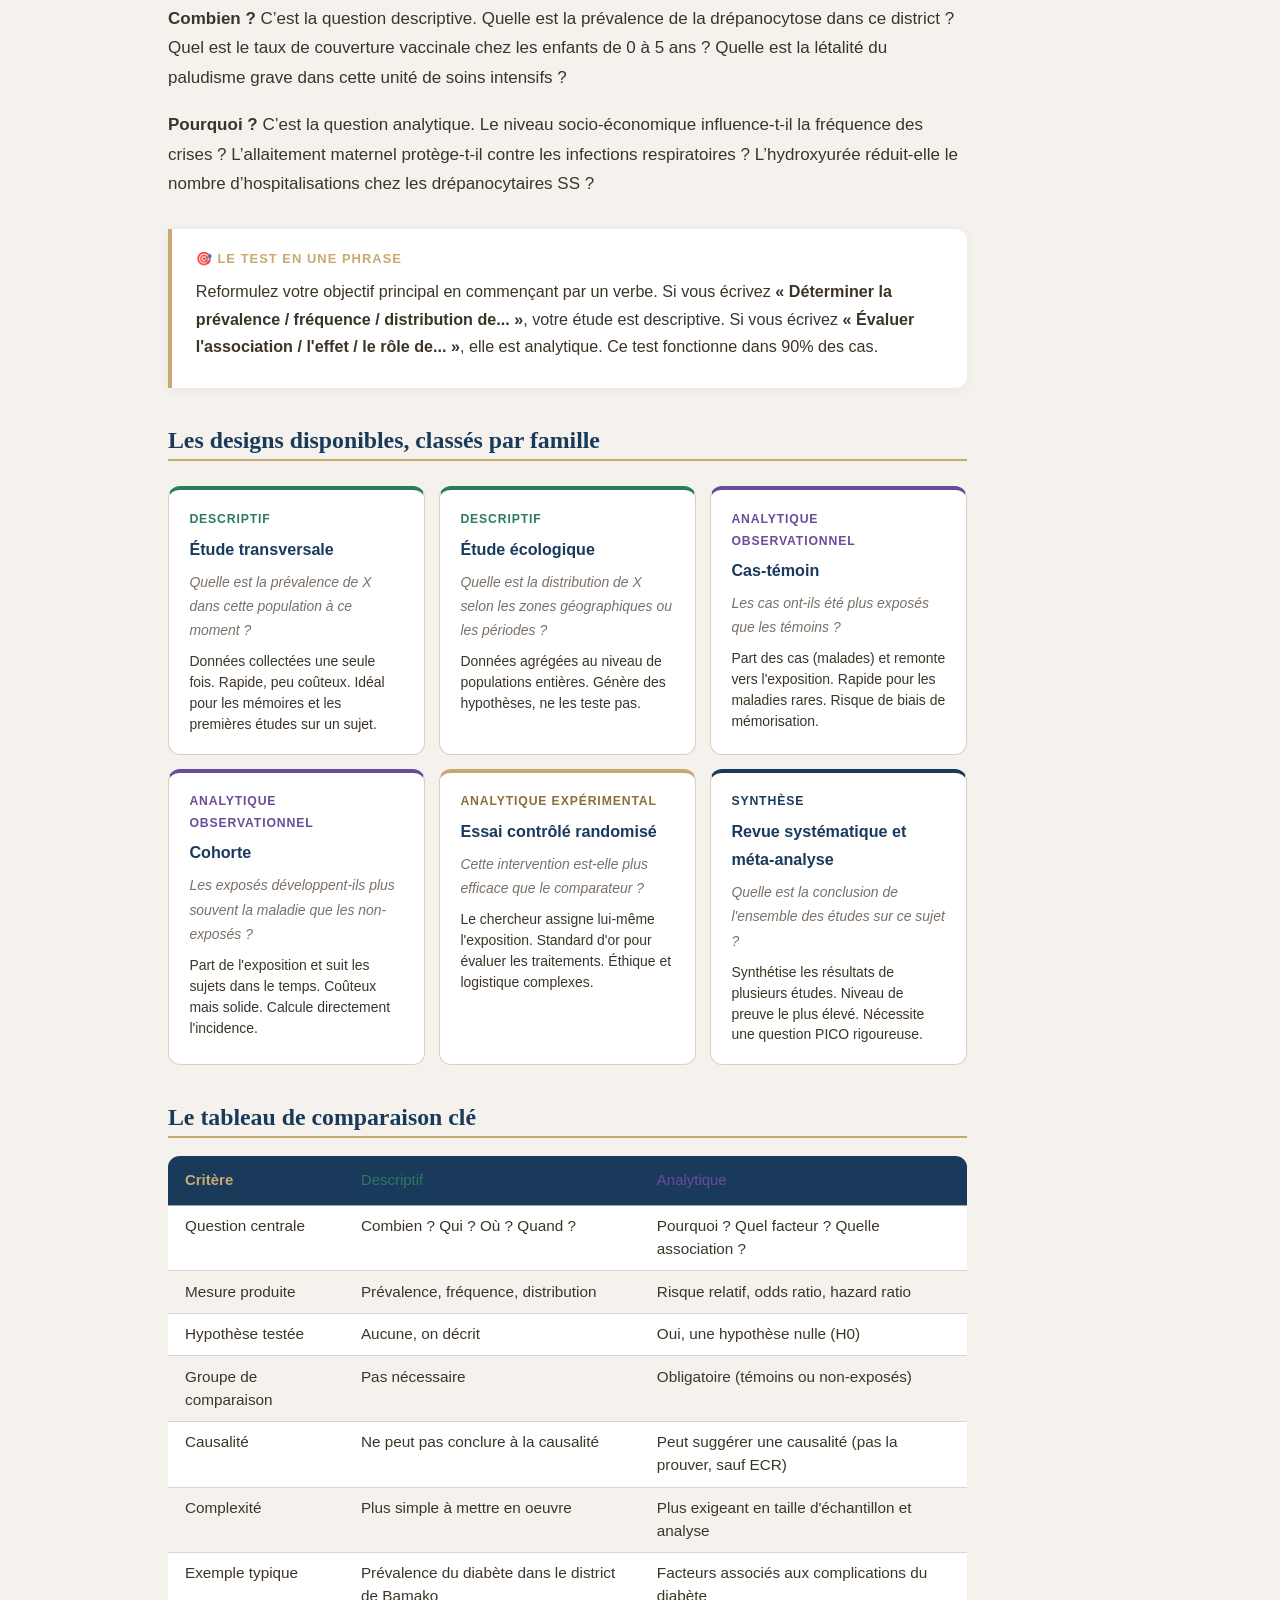
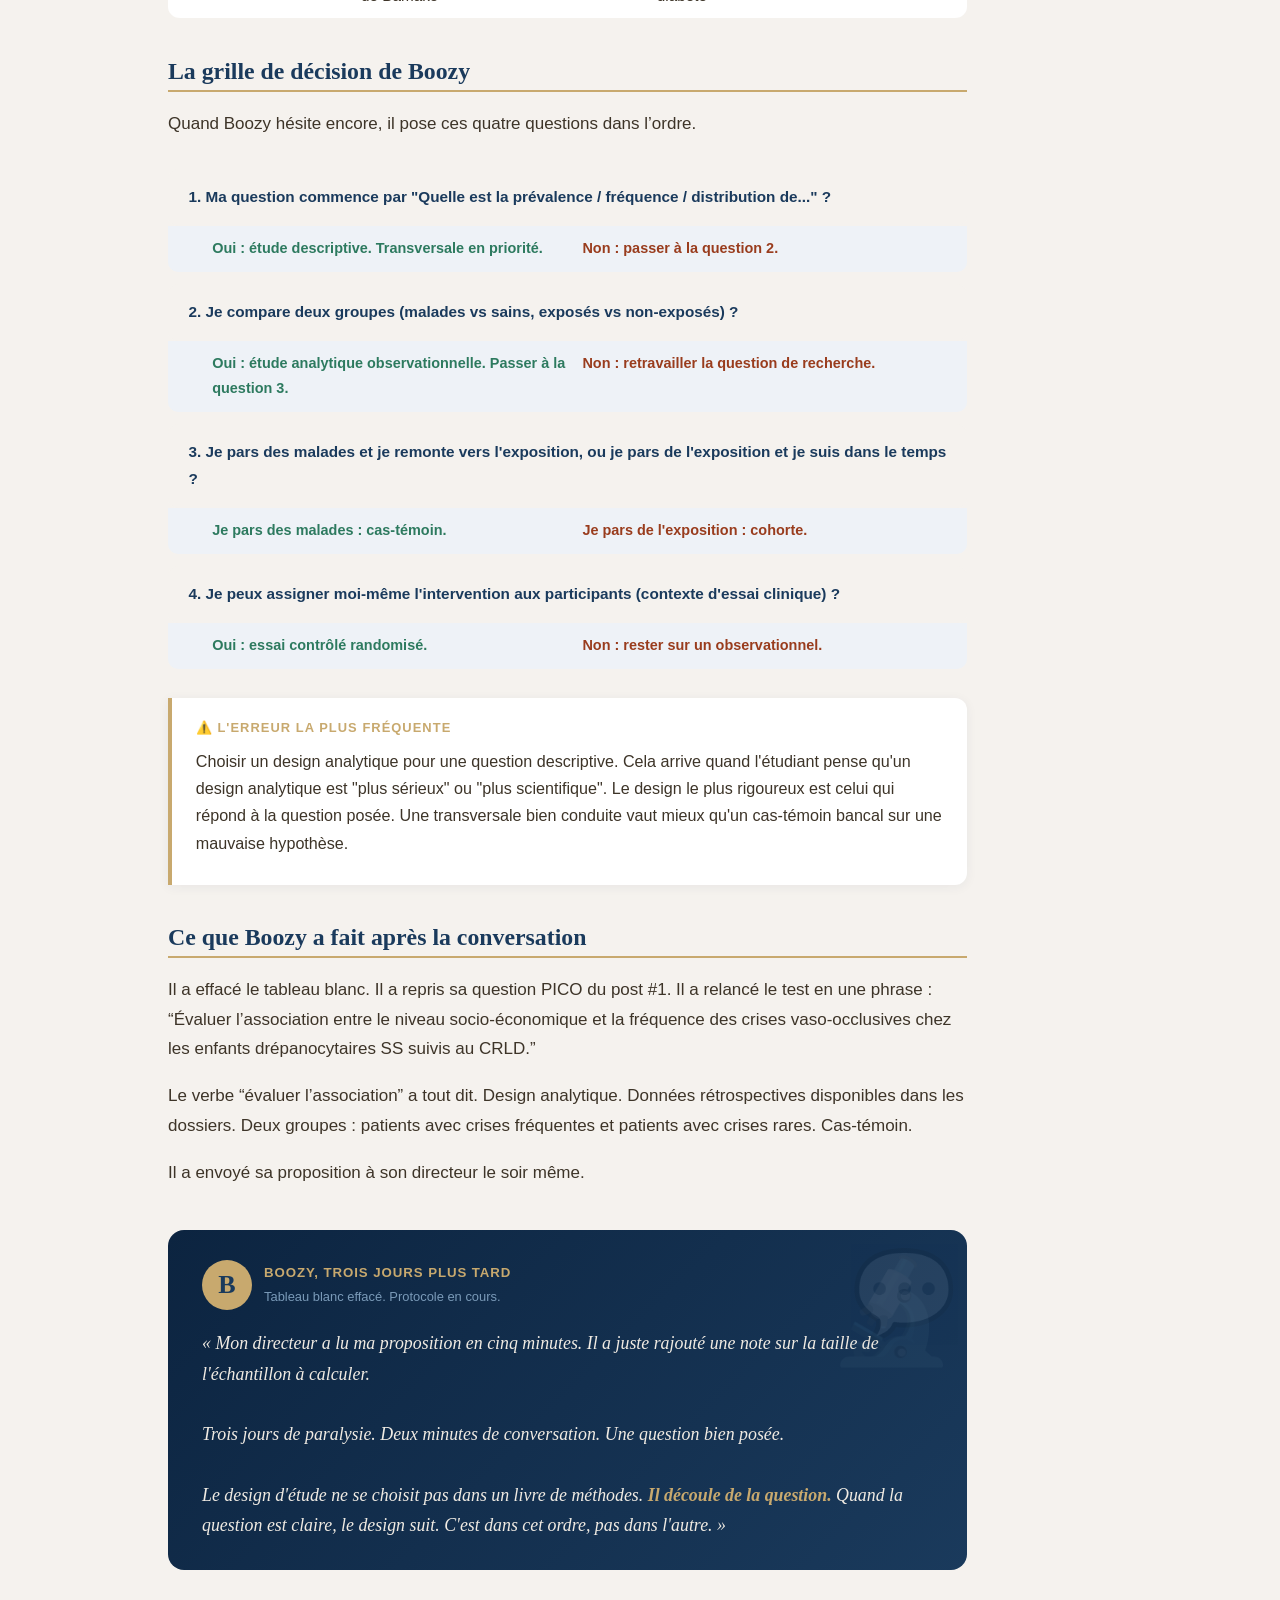
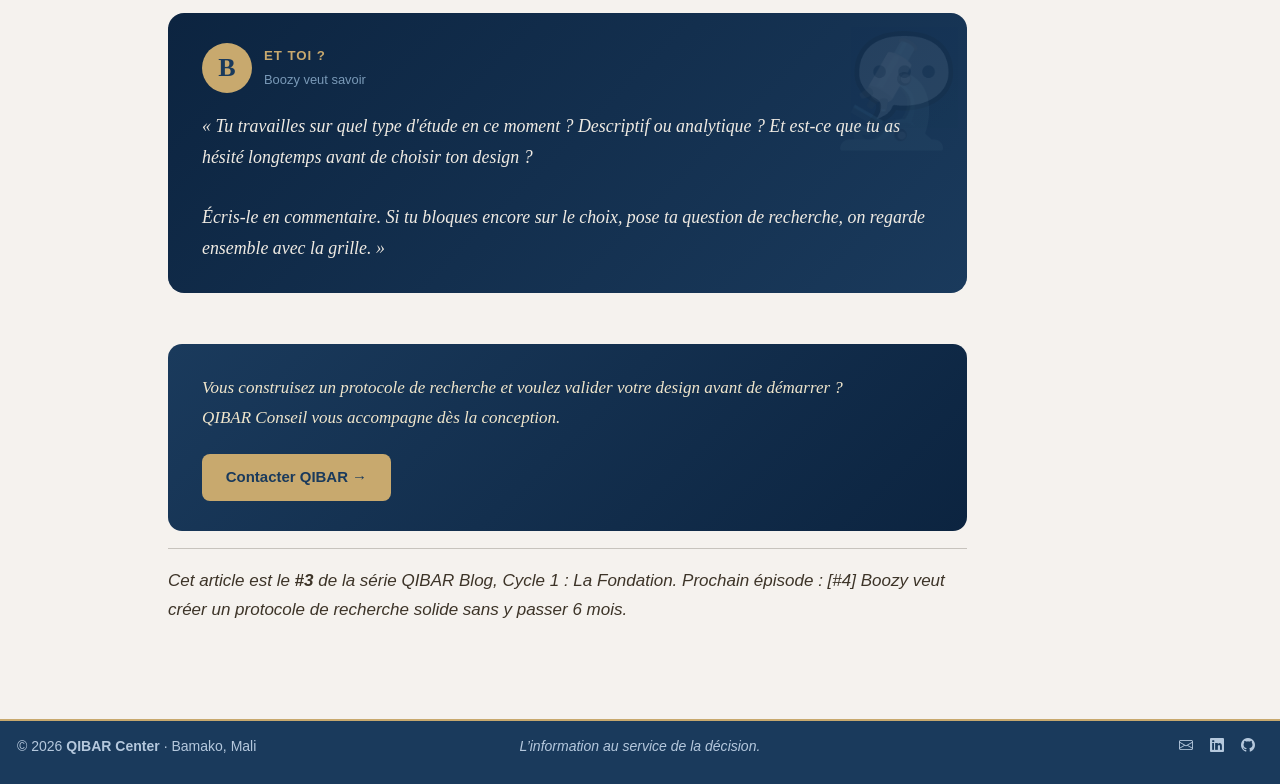
<file: docs/posts/003-boozy-design-etude/index.html>
<!DOCTYPE html>
<html xmlns="http://www.w3.org/1999/xhtml" lang="fr" xml:lang="fr"><head>

<meta charset="utf-8">
<meta name="generator" content="quarto-1.6.32">

<meta name="viewport" content="width=device-width, initial-scale=1.0, user-scalable=yes">

<meta name="author" content="QIBAR Center">
<meta name="description" content="Boozy a passé trois jours à hésiter entre une étude transversale et un cas-témoin. Son directeur lui a posé une seule question. En deux minutes, tout était clair. On décrypte la logique derrière le choix d’un design d’étude, avec une grille de décision opérationnelle.">

<title>[Boozy] : Descriptif ou analytique ? Le choix qui bloque tout le monde – QIBAR · Data &amp; Recherche</title>
<style>
code{white-space: pre-wrap;}
span.smallcaps{font-variant: small-caps;}
div.columns{display: flex; gap: min(4vw, 1.5em);}
div.column{flex: auto; overflow-x: auto;}
div.hanging-indent{margin-left: 1.5em; text-indent: -1.5em;}
ul.task-list{list-style: none;}
ul.task-list li input[type="checkbox"] {
  width: 0.8em;
  margin: 0 0.8em 0.2em -1em; /* quarto-specific, see https://github.com/quarto-dev/quarto-cli/issues/4556 */ 
  vertical-align: middle;
}
</style>


<script src="../../site_libs/quarto-nav/quarto-nav.js"></script>
<script src="../../site_libs/clipboard/clipboard.min.js"></script>
<script src="../../site_libs/quarto-search/autocomplete.umd.js"></script>
<script src="../../site_libs/quarto-search/fuse.min.js"></script>
<script src="../../site_libs/quarto-search/quarto-search.js"></script>
<meta name="quarto:offset" content="../../">
<script src="../../site_libs/quarto-html/quarto.js"></script>
<script src="../../site_libs/quarto-html/popper.min.js"></script>
<script src="../../site_libs/quarto-html/tippy.umd.min.js"></script>
<script src="../../site_libs/quarto-html/anchor.min.js"></script>
<link href="../../site_libs/quarto-html/tippy.css" rel="stylesheet">
<link href="../../site_libs/quarto-html/quarto-syntax-highlighting-fc6d358c97f25a8ea829b86655043430.css" rel="stylesheet" id="quarto-text-highlighting-styles">
<script src="../../site_libs/bootstrap/bootstrap.min.js"></script>
<link href="../../site_libs/bootstrap/bootstrap-icons.css" rel="stylesheet">
<link href="../../site_libs/bootstrap/bootstrap-5cda604207b2522b33111d29a4a27806.min.css" rel="stylesheet" append-hash="true" id="quarto-bootstrap" data-mode="light">
<script id="quarto-search-options" type="application/json">{
  "location": "navbar",
  "copy-button": false,
  "collapse-after": 3,
  "panel-placement": "end",
  "type": "overlay",
  "limit": 50,
  "keyboard-shortcut": [
    "f",
    "/",
    "s"
  ],
  "show-item-context": false,
  "language": {
    "search-no-results-text": "Pas de résultats",
    "search-matching-documents-text": "documents trouvés",
    "search-copy-link-title": "Copier le lien vers la recherche",
    "search-hide-matches-text": "Cacher les correspondances additionnelles",
    "search-more-match-text": "correspondance de plus dans ce document",
    "search-more-matches-text": "correspondances de plus dans ce document",
    "search-clear-button-title": "Effacer",
    "search-text-placeholder": "",
    "search-detached-cancel-button-title": "Annuler",
    "search-submit-button-title": "Envoyer",
    "search-label": "Recherche"
  }
}</script>
<style>html{ scroll-behavior: smooth; }</style>


<link rel="stylesheet" href="../../styles.css">
<meta property="og:title" content="QIBAR · Data &amp; Recherche">
<meta property="og:description" content="Analyse de données, épidémiologie et mindset du chercheur">
<meta property="og:image" content="cover.png">
<meta property="og:site_name" content="QIBAR · Data &amp; Recherche">
<meta name="twitter:title" content="[Boozy] : Descriptif ou analytique ? Le choix qui bloque tout le monde – QIBAR · Data &amp; Recherche">
<meta name="twitter:description" content="Boozy a passé trois jours à hésiter entre une étude transversale et un cas-témoin. Son directeur lui a posé une seule question. En deux minutes, tout était clair. On décrypte la logique derrière le choix d’un design d’étude, avec une grille de décision opérationnelle.">
<meta name="twitter:image" content="cover.png">
<meta name="twitter:creator" content="@mahamoudkourei1">
<meta name="twitter:card" content="summary_large_image">
</head>

<body class="nav-fixed">

<div id="quarto-search-results"></div>
  <header id="quarto-header" class="headroom fixed-top">
    <nav class="navbar navbar-expand-lg " data-bs-theme="dark">
      <div class="navbar-container container-fluid">
            <div id="quarto-search" class="" title="Recherche"></div>
          <button class="navbar-toggler" type="button" data-bs-toggle="collapse" data-bs-target="#navbarCollapse" aria-controls="navbarCollapse" role="menu" aria-expanded="false" aria-label="Basculer la navigation" onclick="if (window.quartoToggleHeadroom) { window.quartoToggleHeadroom(); }">
  <span class="navbar-toggler-icon"></span>
</button>
          <div class="collapse navbar-collapse" id="navbarCollapse">
            <ul class="navbar-nav navbar-nav-scroll me-auto">
  <li class="nav-item">
    <a class="nav-link" href="../../index.html"> 
<span class="menu-text"><strong>Q</strong>IBAR</span></a>
  </li>  
</ul>
            <ul class="navbar-nav navbar-nav-scroll ms-auto">
  <li class="nav-item dropdown ">
    <a class="nav-link dropdown-toggle" href="#" id="nav-menu-articles" role="link" data-bs-toggle="dropdown" aria-expanded="false">
 <span class="menu-text">Articles</span>
    </a>
    <ul class="dropdown-menu dropdown-menu-end" aria-labelledby="nav-menu-articles">    
        <li>
    <a class="dropdown-item" href="../../index.html#analyse">
 <span class="dropdown-text">📊 Analyse &amp; R</span></a>
  </li>  
        <li>
    <a class="dropdown-item" href="../../index.html#carto">
 <span class="dropdown-text">🗺️ Cartographie</span></a>
  </li>  
        <li>
    <a class="dropdown-item" href="../../index.html#meta">
 <span class="dropdown-text">🔬 Méta-analyse</span></a>
  </li>  
        <li>
    <a class="dropdown-item" href="../../index.html#mindset">
 <span class="dropdown-text">🧠 Mindset &amp; Soft Skills</span></a>
  </li>  
        <li>
    <a class="dropdown-item" href="../../index.html#epi">
 <span class="dropdown-text">🧬 Épidémiologie</span></a>
  </li>  
        <li>
    <a class="dropdown-item" href="../../index.html#neuro">
 <span class="dropdown-text">⚡ Neurosciences</span></a>
  </li>  
    </ul>
  </li>
  <li class="nav-item">
    <a class="nav-link" href="../../about.html"> 
<span class="menu-text">À propos</span></a>
  </li>  
  <li class="nav-item">
    <a class="nav-link" href="mailto:mahamoud.koureichi@gmail.com"> 
<span class="menu-text">QIBAR Conseil</span></a>
  </li>  
  <li class="nav-item compact">
    <a class="nav-link" href="mailto:mahamoud.koureichi@gmail.com"> <i class="bi bi-envelope" role="img" aria-label="Email">
</i> 
<span class="menu-text"></span></a>
  </li>  
</ul>
          </div> <!-- /navcollapse -->
            <div class="quarto-navbar-tools">
</div>
      </div> <!-- /container-fluid -->
    </nav>
</header>
<!-- content -->
<div id="quarto-content" class="quarto-container page-columns page-rows-contents page-layout-article page-navbar">
<!-- sidebar -->
<!-- margin-sidebar -->
    <div id="quarto-margin-sidebar" class="sidebar margin-sidebar">
        <nav id="TOC" role="doc-toc" class="toc-active">
    <h2 id="toc-title">Dans cet article</h2>
   
  <ul>
  <li><a href="#la-question-de-son-directeur" id="toc-la-question-de-son-directeur" class="nav-link active" data-scroll-target="#la-question-de-son-directeur">La question de son directeur</a></li>
  <li><a href="#descriptif-ou-analytique-la-distinction-centrale" id="toc-descriptif-ou-analytique-la-distinction-centrale" class="nav-link" data-scroll-target="#descriptif-ou-analytique-la-distinction-centrale">Descriptif ou analytique : la distinction centrale</a></li>
  <li><a href="#les-designs-disponibles-classés-par-famille" id="toc-les-designs-disponibles-classés-par-famille" class="nav-link" data-scroll-target="#les-designs-disponibles-classés-par-famille">Les designs disponibles, classés par famille</a></li>
  <li><a href="#le-tableau-de-comparaison-clé" id="toc-le-tableau-de-comparaison-clé" class="nav-link" data-scroll-target="#le-tableau-de-comparaison-clé">Le tableau de comparaison clé</a></li>
  <li><a href="#la-grille-de-décision-de-boozy" id="toc-la-grille-de-décision-de-boozy" class="nav-link" data-scroll-target="#la-grille-de-décision-de-boozy">La grille de décision de Boozy</a></li>
  <li><a href="#ce-que-boozy-a-fait-après-la-conversation" id="toc-ce-que-boozy-a-fait-après-la-conversation" class="nav-link" data-scroll-target="#ce-que-boozy-a-fait-après-la-conversation">Ce que Boozy a fait après la conversation</a></li>
  </ul>
</nav>
    </div>
<!-- main -->
<main class="content" id="quarto-document-content">

<header id="title-block-header" class="quarto-title-block default">
<div class="quarto-title">
<h1 class="title">[Boozy] : Descriptif ou analytique ? Le choix qui bloque tout le monde</h1>
<p class="subtitle lead">Choisir son design d’étude n’est pas un problème de méthode. C’est un problème de question.</p>
  <div class="quarto-categories">
    <div class="quarto-category">Méthodologie</div>
    <div class="quarto-category">Épidémiologie</div>
    <div class="quarto-category">Mindset</div>
  </div>
  </div>

<div>
  <div class="description">
    Boozy a passé trois jours à hésiter entre une étude transversale et un cas-témoin. Son directeur lui a posé une seule question. En deux minutes, tout était clair. On décrypte la logique derrière le choix d’un design d’étude, avec une grille de décision opérationnelle.
  </div>
</div>


<div class="quarto-title-meta">

    <div>
    <div class="quarto-title-meta-heading">Auteur·rice</div>
    <div class="quarto-title-meta-contents">
             <p>QIBAR Center </p>
          </div>
  </div>
    
    <div>
    <div class="quarto-title-meta-heading">Date de publication</div>
    <div class="quarto-title-meta-contents">
      <p class="date">27 juillet 2026</p>
    </div>
  </div>
  
    
  </div>
  


</header>


<style>
.boozy-block {
  background: linear-gradient(135deg, #0C2440, #1A3A5C);
  border-radius: 16px;
  padding: 1.75rem 2rem;
  margin: 2rem 0 2.5rem;
  position: relative;
  overflow: hidden;
}
.boozy-block::after {
  content: "🔬";
  position: absolute;
  top: -8px; right: 12px;
  font-size: 6rem; opacity: 0.06; pointer-events: none;
}
.boozy-avatar { display:flex; align-items:center; gap:12px; margin-bottom:1.1rem; }
.boozy-monogram {
  width:50px; height:50px; border-radius:50%;
  background:#C8A96E; display:flex; align-items:center; justify-content:center;
  font-family:Georgia,serif; font-size:26px; font-weight:700;
  color:#1A3A5C; flex-shrink:0;
}
.boozy-name  { font-size:.78rem; font-weight:700; color:#C8A96E; letter-spacing:.07em; text-transform:uppercase; display:block; }
.boozy-role  { font-size:.76rem; color:#7A9AB8; display:block; margin-top:2px; }
.boozy-speech { font-family:Georgia,serif; font-style:italic; font-size:1.05rem; color:#F0EBE3; line-height:1.7; margin:0; }

.crossover-box {
  background: linear-gradient(120deg, #2D7A5F 0%, #1A3A5C 100%);
  border-radius:14px; padding:1.5rem 1.75rem; margin:2rem 0;
}
.crossover-box .cx-label { font-size:.75rem; font-weight:700; text-transform:uppercase; letter-spacing:.08em; color:#9FE1CB; margin-bottom:.5rem; display:block; }
.crossover-box p { font-size:.93rem; color:#F0EBE3; font-family:Georgia,serif; font-style:italic; line-height:1.65; margin:0 0 .5rem; }
.crossover-box .cx-link { font-size:.82rem; color:#C8A96E; font-style:normal; }

.qibar-section {
  border-left:4px solid #C8A96E; background:#ffffff;
  border-radius:0 12px 12px 0; padding:1.1rem 1.4rem;
  margin:1.75rem 0; box-shadow:0 2px 12px rgba(26,58,92,.06);
}
.qibar-section .qs-label {
  font-size:.76rem; font-weight:700; text-transform:uppercase;
  letter-spacing:.08em; color:#C8A96E; margin:0 0 .5rem;
  display:flex; align-items:center; gap:6px;
}
.qibar-section p, .qibar-section li { font-size:.95rem; color:#3D3428; margin:0 0 .5rem; line-height:1.7; }

/* Grille des designs */
.design-grid {
  display: grid;
  grid-template-columns: repeat(auto-fit, minmax(200px, 1fr));
  gap: 14px;
  margin: 1.5rem 0;
}
.design-card {
  background: #fff;
  border: 0.5px solid var(--qibar-bordure, #D8D0C5);
  border-radius: 12px;
  padding: 1.1rem 1.2rem;
  border-top: 4px solid;
}
.design-card .dc-type { font-size:.72rem; font-weight:700; text-transform:uppercase; letter-spacing:.07em; display:block; margin-bottom:4px; }
.design-card .dc-name { font-size:.95rem; font-weight:600; color:#1A3A5C; margin:0 0 .4rem; }
.design-card .dc-question { font-size:.82rem; font-style:italic; color:#7A7068; margin:0 0 .5rem; }
.design-card .dc-when { font-size:.82rem; color:#3D3428; margin:0; line-height:1.5; }

/* Arbre de décision */
.tree-wrap { margin: 1.75rem 0; }
.tree-node {
  background: #F5F2EE;
  border-radius: 10px;
  padding: .9rem 1.2rem;
  margin-bottom: 8px;
  display: flex;
  align-items: flex-start;
  gap: 12px;
}
.tree-node .tn-q {
  font-size:.9rem; font-weight:600; color:#1A3A5C;
  flex: 1; margin:0;
}
.tree-arrow { font-size:.85rem; color:#C8A96E; margin-top:2px; flex-shrink:0; }
.tree-answer {
  background: #EEF2F7;
  border-radius: 0 0 10px 10px;
  padding: .6rem 1.2rem .6rem 2.6rem;
  margin-top: -8px;
  margin-bottom: 12px;
  font-size:.85rem; color:#1A3A5C;
  display: grid;
  grid-template-columns: 1fr 1fr;
  gap: 6px;
}
.tree-answer .ans-yes { color:#2D7A5F; font-weight:600; }
.tree-answer .ans-no  { color:#993C1D; font-weight:600; }

/* Tableau comparatif */
.comp-table { width:100%; border-collapse:collapse; margin:1.5rem 0; font-size:.88rem; border-radius:12px; overflow:hidden; }
.comp-table thead tr { background:#1A3A5C; }
.comp-table thead th { color:#C8A96E; font-weight:600; padding:.65rem 1rem; text-align:left; }
.comp-table tbody tr:nth-child(even) { background:#F5F2EE; }
.comp-table tbody tr:nth-child(odd)  { background:#fff; }
.comp-table tbody td { padding:.55rem 1rem; color:#3D3428; vertical-align:top; line-height:1.5; }
.comp-table .td-desc { color:#2D7A5F; font-weight:500; }
.comp-table .td-anal { color:#6B4C9A; font-weight:500; }

.post-cta {
  background:linear-gradient(135deg,#1A3A5C,#0C2440); border-radius:14px;
  padding:1.75rem 2rem; margin-top:3rem;
  display:flex; align-items:center; justify-content:space-between; gap:1.25rem; flex-wrap:wrap;
}
.post-cta p { color:#F0E6CC; margin:0; font-family:Georgia,serif; font-style:italic; font-size:1rem; }
.post-cta a { background:#C8A96E; color:#1A3A5C; font-weight:700; font-size:.88rem; padding:.6rem 1.4rem; border-radius:8px; text-decoration:none; white-space:nowrap; }
</style>

<div class="boozy-block">
  <div class="boozy-avatar">
    <div class="boozy-monogram">B</div>
    <div>
      <span class="boozy-name">Boozy</span>
      <span class="boozy-role">Étudiant en master · paralysé devant un tableau blanc · QIBAR Blog</span>
    </div>
  </div>
  <p class="boozy-speech">
    « Salut. C'est Boozy.<br><br>
    Ça fait trois jours que j'ai ce tableau blanc devant moi. D'un côté j'ai écrit "étude transversale". De l'autre "cas-témoin". Et entre les deux, une grande flèche qui ne pointe nulle part.<br><br>
    J'ai lu six chapitres de méthodologie. J'ai regardé deux vidéos. J'ai demandé à deux camarades de promo qui m'ont donné deux réponses différentes.<br><br>
    Ce matin, mon directeur m'a posé <strong style="color:#C8A96E">une seule question</strong>. En deux minutes, j'avais ma réponse. »
  </p>
</div>
<section id="la-question-de-son-directeur" class="level2">
<h2 class="anchored" data-anchor-id="la-question-de-son-directeur">La question de son directeur</h2>
<p>Le directeur de Boozy n’a pas sorti un manuel. Il a demandé :</p>
<blockquote class="blockquote">
<p>“Tu veux mesurer quelque chose, ou tu veux expliquer quelque chose ?”</p>
</blockquote>
<p>Boozy a répondu sans hésiter : “Expliquer. Je veux savoir si le niveau socio-économique influence la fréquence des crises chez mes patients.”</p>
<p>Son directeur a posé son stylo. “Alors tu as besoin d’un design analytique. La discussion est terminée.”</p>
<div class="crossover-box">
  <span class="cx-label">🔀 Narration croisée : Épidémiologie × Mindset (#1)</span>
  <p>La paralysie de Boozy n'est pas un problème de méthode. C'est un problème de question mal posée, exactement ce qu'on a vu au post #1. Quand la question de recherche est floue, chaque design semble plausible. Quand elle est précise, le design s'impose de lui-même. Boozy a passé trois jours à chercher la bonne méthode sans avoir encore la bonne question. Il cherchait dans le mauvais tiroir.</p>
  <span class="cx-link">→ Relire d'abord : [#1] Boozy a une idée de recherche. Comment en faire une vraie question ?</span>
</div>
</section>
<section id="descriptif-ou-analytique-la-distinction-centrale" class="level2">
<h2 class="anchored" data-anchor-id="descriptif-ou-analytique-la-distinction-centrale">Descriptif ou analytique : la distinction centrale</h2>
<p>Toute étude en épidémiologie répond à l’une de ces deux questions fondamentales.</p>
<p><strong>Combien ?</strong> C’est la question descriptive. Quelle est la prévalence de la drépanocytose dans ce district ? Quel est le taux de couverture vaccinale chez les enfants de 0 à 5 ans ? Quelle est la létalité du paludisme grave dans cette unité de soins intensifs ?</p>
<p><strong>Pourquoi ?</strong> C’est la question analytique. Le niveau socio-économique influence-t-il la fréquence des crises ? L’allaitement maternel protège-t-il contre les infections respiratoires ? L’hydroxyurée réduit-elle le nombre d’hospitalisations chez les drépanocytaires SS ?</p>
<div class="qibar-section">
  <p class="qs-label">🎯 Le test en une phrase</p>
  <p>Reformulez votre objectif principal en commençant par un verbe. Si vous écrivez <strong>« Déterminer la prévalence / fréquence / distribution de... »</strong>, votre étude est descriptive. Si vous écrivez <strong>« Évaluer l'association / l'effet / le rôle de... »</strong>, elle est analytique. Ce test fonctionne dans 90% des cas.</p>
</div>
</section>
<section id="les-designs-disponibles-classés-par-famille" class="level2">
<h2 class="anchored" data-anchor-id="les-designs-disponibles-classés-par-famille">Les designs disponibles, classés par famille</h2>
<div class="design-grid">

  <div class="design-card" style="border-top-color:#2D7A5F">
    <span class="dc-type" style="color:#2D7A5F">Descriptif</span>
    <p class="dc-name">Étude transversale</p>
    <p class="dc-question">Quelle est la prévalence de X dans cette population à ce moment ?</p>
    <p class="dc-when">Données collectées une seule fois. Rapide, peu coûteux. Idéal pour les mémoires et les premières études sur un sujet.</p>
  </div>

  <div class="design-card" style="border-top-color:#2D7A5F">
    <span class="dc-type" style="color:#2D7A5F">Descriptif</span>
    <p class="dc-name">Étude écologique</p>
    <p class="dc-question">Quelle est la distribution de X selon les zones géographiques ou les périodes ?</p>
    <p class="dc-when">Données agrégées au niveau de populations entières. Génère des hypothèses, ne les teste pas.</p>
  </div>

  <div class="design-card" style="border-top-color:#6B4C9A">
    <span class="dc-type" style="color:#6B4C9A">Analytique observationnel</span>
    <p class="dc-name">Cas-témoin</p>
    <p class="dc-question">Les cas ont-ils été plus exposés que les témoins ?</p>
    <p class="dc-when">Part des cas (malades) et remonte vers l'exposition. Rapide pour les maladies rares. Risque de biais de mémorisation.</p>
  </div>

  <div class="design-card" style="border-top-color:#6B4C9A">
    <span class="dc-type" style="color:#6B4C9A">Analytique observationnel</span>
    <p class="dc-name">Cohorte</p>
    <p class="dc-question">Les exposés développent-ils plus souvent la maladie que les non-exposés ?</p>
    <p class="dc-when">Part de l'exposition et suit les sujets dans le temps. Coûteux mais solide. Calcule directement l'incidence.</p>
  </div>

  <div class="design-card" style="border-top-color:#C8A96E">
    <span class="dc-type" style="color:#8B6F3A">Analytique expérimental</span>
    <p class="dc-name">Essai contrôlé randomisé</p>
    <p class="dc-question">Cette intervention est-elle plus efficace que le comparateur ?</p>
    <p class="dc-when">Le chercheur assigne lui-même l'exposition. Standard d'or pour évaluer les traitements. Éthique et logistique complexes.</p>
  </div>

  <div class="design-card" style="border-top-color:#1A3A5C">
    <span class="dc-type" style="color:#1A3A5C">Synthèse</span>
    <p class="dc-name">Revue systématique et méta-analyse</p>
    <p class="dc-question">Quelle est la conclusion de l'ensemble des études sur ce sujet ?</p>
    <p class="dc-when">Synthétise les résultats de plusieurs études. Niveau de preuve le plus élevé. Nécessite une question PICO rigoureuse.</p>
  </div>

</div>
</section>
<section id="le-tableau-de-comparaison-clé" class="level2">
<h2 class="anchored" data-anchor-id="le-tableau-de-comparaison-clé">Le tableau de comparaison clé</h2>
<table class="comp-table caption-top table" data-quarto-postprocess="true">
<thead>
<tr class="header">
<th data-quarto-table-cell-role="th">Critère</th>
<th class="td-desc" data-quarto-table-cell-role="th">Descriptif</th>
<th class="td-anal" data-quarto-table-cell-role="th">Analytique</th>
</tr>
</thead>
<tbody>
<tr class="odd">
<td>Question centrale</td>
<td>Combien ? Qui ? Où ? Quand ?</td>
<td>Pourquoi ? Quel facteur ? Quelle association ?</td>
</tr>
<tr class="even">
<td>Mesure produite</td>
<td>Prévalence, fréquence, distribution</td>
<td>Risque relatif, odds ratio, hazard ratio</td>
</tr>
<tr class="odd">
<td>Hypothèse testée</td>
<td>Aucune, on décrit</td>
<td>Oui, une hypothèse nulle (H0)</td>
</tr>
<tr class="even">
<td>Groupe de comparaison</td>
<td>Pas nécessaire</td>
<td>Obligatoire (témoins ou non-exposés)</td>
</tr>
<tr class="odd">
<td>Causalité</td>
<td>Ne peut pas conclure à la causalité</td>
<td>Peut suggérer une causalité (pas la prouver, sauf ECR)</td>
</tr>
<tr class="even">
<td>Complexité</td>
<td>Plus simple à mettre en oeuvre</td>
<td>Plus exigeant en taille d'échantillon et analyse</td>
</tr>
<tr class="odd">
<td>Exemple typique</td>
<td>Prévalence du diabète dans le district de Bamako</td>
<td>Facteurs associés aux complications du diabète</td>
</tr>
</tbody>
</table>
</section>
<section id="la-grille-de-décision-de-boozy" class="level2">
<h2 class="anchored" data-anchor-id="la-grille-de-décision-de-boozy">La grille de décision de Boozy</h2>
<p>Quand Boozy hésite encore, il pose ces quatre questions dans l’ordre.</p>
<div class="tree-wrap">

  <div class="tree-node">
    <p class="tn-q">1. Ma question commence par "Quelle est la prévalence / fréquence / distribution de..." ?</p>
  </div>
  <div class="tree-answer">
    <span class="ans-yes">Oui : étude descriptive. Transversale en priorité.</span>
    <span class="ans-no">Non : passer à la question 2.</span>
  </div>

  <div class="tree-node">
    <p class="tn-q">2. Je compare deux groupes (malades vs sains, exposés vs non-exposés) ?</p>
  </div>
  <div class="tree-answer">
    <span class="ans-yes">Oui : étude analytique observationnelle. Passer à la question 3.</span>
    <span class="ans-no">Non : retravailler la question de recherche.</span>
  </div>

  <div class="tree-node">
    <p class="tn-q">3. Je pars des malades et je remonte vers l'exposition, ou je pars de l'exposition et je suis dans le temps ?</p>
  </div>
  <div class="tree-answer">
    <span class="ans-yes">Je pars des malades : cas-témoin.</span>
    <span class="ans-no">Je pars de l'exposition : cohorte.</span>
  </div>

  <div class="tree-node">
    <p class="tn-q">4. Je peux assigner moi-même l'intervention aux participants (contexte d'essai clinique) ?</p>
  </div>
  <div class="tree-answer">
    <span class="ans-yes">Oui : essai contrôlé randomisé.</span>
    <span class="ans-no">Non : rester sur un observationnel.</span>
  </div>

</div>
<div class="qibar-section">
  <p class="qs-label">⚠️ L'erreur la plus fréquente</p>
  <p>Choisir un design analytique pour une question descriptive. Cela arrive quand l'étudiant pense qu'un design analytique est "plus sérieux" ou "plus scientifique". Le design le plus rigoureux est celui qui répond à la question posée. Une transversale bien conduite vaut mieux qu'un cas-témoin bancal sur une mauvaise hypothèse.</p>
</div>
</section>
<section id="ce-que-boozy-a-fait-après-la-conversation" class="level2">
<h2 class="anchored" data-anchor-id="ce-que-boozy-a-fait-après-la-conversation">Ce que Boozy a fait après la conversation</h2>
<p>Il a effacé le tableau blanc. Il a repris sa question PICO du post #1. Il a relancé le test en une phrase : “Évaluer l’association entre le niveau socio-économique et la fréquence des crises vaso-occlusives chez les enfants drépanocytaires SS suivis au CRLD.”</p>
<p>Le verbe “évaluer l’association” a tout dit. Design analytique. Données rétrospectives disponibles dans les dossiers. Deux groupes : patients avec crises fréquentes et patients avec crises rares. Cas-témoin.</p>
<p>Il a envoyé sa proposition à son directeur le soir même.</p>
<div class="boozy-block" style="margin-top:2.5rem">
  <div class="boozy-avatar">
    <div class="boozy-monogram">B</div>
    <div>
      <span class="boozy-name">Boozy, trois jours plus tard</span>
      <span class="boozy-role">Tableau blanc effacé. Protocole en cours.</span>
    </div>
  </div>
  <p class="boozy-speech">
    « Mon directeur a lu ma proposition en cinq minutes. Il a juste rajouté une note sur la taille de l'échantillon à calculer.<br><br>
    Trois jours de paralysie. Deux minutes de conversation. Une question bien posée.<br><br>
    Le design d'étude ne se choisit pas dans un livre de méthodes. <strong style="color:#C8A96E">Il découle de la question.</strong> Quand la question est claire, le design suit. C'est dans cet ordre, pas dans l'autre. »
  </p>
</div>

<div class="boozy-block">
  <div class="boozy-avatar">
    <div class="boozy-monogram">B</div>
    <div>
      <span class="boozy-name">Et toi ?</span>
      <span class="boozy-role">Boozy veut savoir</span>
    </div>
  </div>
  <p class="boozy-speech">
    « Tu travailles sur quel type d'étude en ce moment ? Descriptif ou analytique ? Et est-ce que tu as hésité longtemps avant de choisir ton design ?<br><br>
    Écris-le en commentaire. Si tu bloques encore sur le choix, pose ta question de recherche, on regarde ensemble avec la grille. »
  </p>
</div>

<div class="post-cta">
  <p>Vous construisez un protocole de recherche et voulez valider votre design avant de démarrer ?<br>QIBAR Conseil vous accompagne dès la conception.</p>
  <a href="mailto:mahamoud.koureichi@gmail.com">Contacter QIBAR →</a>
</div>
<hr>
<p><em>Cet article est le <strong>#3</strong> de la série QIBAR Blog, Cycle 1 : La Fondation. Prochain épisode : [#4] Boozy veut créer un protocole de recherche solide sans y passer 6 mois.</em></p>


</section>

</main> <!-- /main -->
<script id="quarto-html-after-body" type="application/javascript">
window.document.addEventListener("DOMContentLoaded", function (event) {
  const toggleBodyColorMode = (bsSheetEl) => {
    const mode = bsSheetEl.getAttribute("data-mode");
    const bodyEl = window.document.querySelector("body");
    if (mode === "dark") {
      bodyEl.classList.add("quarto-dark");
      bodyEl.classList.remove("quarto-light");
    } else {
      bodyEl.classList.add("quarto-light");
      bodyEl.classList.remove("quarto-dark");
    }
  }
  const toggleBodyColorPrimary = () => {
    const bsSheetEl = window.document.querySelector("link#quarto-bootstrap");
    if (bsSheetEl) {
      toggleBodyColorMode(bsSheetEl);
    }
  }
  toggleBodyColorPrimary();  
  const icon = "";
  const anchorJS = new window.AnchorJS();
  anchorJS.options = {
    placement: 'right',
    icon: icon
  };
  anchorJS.add('.anchored');
  const isCodeAnnotation = (el) => {
    for (const clz of el.classList) {
      if (clz.startsWith('code-annotation-')) {                     
        return true;
      }
    }
    return false;
  }
  const onCopySuccess = function(e) {
    // button target
    const button = e.trigger;
    // don't keep focus
    button.blur();
    // flash "checked"
    button.classList.add('code-copy-button-checked');
    var currentTitle = button.getAttribute("title");
    button.setAttribute("title", "Copié");
    let tooltip;
    if (window.bootstrap) {
      button.setAttribute("data-bs-toggle", "tooltip");
      button.setAttribute("data-bs-placement", "left");
      button.setAttribute("data-bs-title", "Copié");
      tooltip = new bootstrap.Tooltip(button, 
        { trigger: "manual", 
          customClass: "code-copy-button-tooltip",
          offset: [0, -8]});
      tooltip.show();    
    }
    setTimeout(function() {
      if (tooltip) {
        tooltip.hide();
        button.removeAttribute("data-bs-title");
        button.removeAttribute("data-bs-toggle");
        button.removeAttribute("data-bs-placement");
      }
      button.setAttribute("title", currentTitle);
      button.classList.remove('code-copy-button-checked');
    }, 1000);
    // clear code selection
    e.clearSelection();
  }
  const getTextToCopy = function(trigger) {
      const codeEl = trigger.previousElementSibling.cloneNode(true);
      for (const childEl of codeEl.children) {
        if (isCodeAnnotation(childEl)) {
          childEl.remove();
        }
      }
      return codeEl.innerText;
  }
  const clipboard = new window.ClipboardJS('.code-copy-button:not([data-in-quarto-modal])', {
    text: getTextToCopy
  });
  clipboard.on('success', onCopySuccess);
  if (window.document.getElementById('quarto-embedded-source-code-modal')) {
    // For code content inside modals, clipBoardJS needs to be initialized with a container option
    // TODO: Check when it could be a function (https://github.com/zenorocha/clipboard.js/issues/860)
    const clipboardModal = new window.ClipboardJS('.code-copy-button[data-in-quarto-modal]', {
      text: getTextToCopy,
      container: window.document.getElementById('quarto-embedded-source-code-modal')
    });
    clipboardModal.on('success', onCopySuccess);
  }
    var localhostRegex = new RegExp(/^(?:http|https):\/\/localhost\:?[0-9]*\//);
    var mailtoRegex = new RegExp(/^mailto:/);
      var filterRegex = new RegExp('/' + window.location.host + '/');
    var isInternal = (href) => {
        return filterRegex.test(href) || localhostRegex.test(href) || mailtoRegex.test(href);
    }
    // Inspect non-navigation links and adorn them if external
 	var links = window.document.querySelectorAll('a[href]:not(.nav-link):not(.navbar-brand):not(.toc-action):not(.sidebar-link):not(.sidebar-item-toggle):not(.pagination-link):not(.no-external):not([aria-hidden]):not(.dropdown-item):not(.quarto-navigation-tool):not(.about-link)');
    for (var i=0; i<links.length; i++) {
      const link = links[i];
      if (!isInternal(link.href)) {
        // undo the damage that might have been done by quarto-nav.js in the case of
        // links that we want to consider external
        if (link.dataset.originalHref !== undefined) {
          link.href = link.dataset.originalHref;
        }
          // target, if specified
          link.setAttribute("target", "_blank");
          if (link.getAttribute("rel") === null) {
            link.setAttribute("rel", "noopener");
          }
      }
    }
  function tippyHover(el, contentFn, onTriggerFn, onUntriggerFn) {
    const config = {
      allowHTML: true,
      maxWidth: 500,
      delay: 100,
      arrow: false,
      appendTo: function(el) {
          return el.parentElement;
      },
      interactive: true,
      interactiveBorder: 10,
      theme: 'quarto',
      placement: 'bottom-start',
    };
    if (contentFn) {
      config.content = contentFn;
    }
    if (onTriggerFn) {
      config.onTrigger = onTriggerFn;
    }
    if (onUntriggerFn) {
      config.onUntrigger = onUntriggerFn;
    }
    window.tippy(el, config); 
  }
  const noterefs = window.document.querySelectorAll('a[role="doc-noteref"]');
  for (var i=0; i<noterefs.length; i++) {
    const ref = noterefs[i];
    tippyHover(ref, function() {
      // use id or data attribute instead here
      let href = ref.getAttribute('data-footnote-href') || ref.getAttribute('href');
      try { href = new URL(href).hash; } catch {}
      const id = href.replace(/^#\/?/, "");
      const note = window.document.getElementById(id);
      if (note) {
        return note.innerHTML;
      } else {
        return "";
      }
    });
  }
  const xrefs = window.document.querySelectorAll('a.quarto-xref');
  const processXRef = (id, note) => {
    // Strip column container classes
    const stripColumnClz = (el) => {
      el.classList.remove("page-full", "page-columns");
      if (el.children) {
        for (const child of el.children) {
          stripColumnClz(child);
        }
      }
    }
    stripColumnClz(note)
    if (id === null || id.startsWith('sec-')) {
      // Special case sections, only their first couple elements
      const container = document.createElement("div");
      if (note.children && note.children.length > 2) {
        container.appendChild(note.children[0].cloneNode(true));
        for (let i = 1; i < note.children.length; i++) {
          const child = note.children[i];
          if (child.tagName === "P" && child.innerText === "") {
            continue;
          } else {
            container.appendChild(child.cloneNode(true));
            break;
          }
        }
        if (window.Quarto?.typesetMath) {
          window.Quarto.typesetMath(container);
        }
        return container.innerHTML
      } else {
        if (window.Quarto?.typesetMath) {
          window.Quarto.typesetMath(note);
        }
        return note.innerHTML;
      }
    } else {
      // Remove any anchor links if they are present
      const anchorLink = note.querySelector('a.anchorjs-link');
      if (anchorLink) {
        anchorLink.remove();
      }
      if (window.Quarto?.typesetMath) {
        window.Quarto.typesetMath(note);
      }
      // TODO in 1.5, we should make sure this works without a callout special case
      if (note.classList.contains("callout")) {
        return note.outerHTML;
      } else {
        return note.innerHTML;
      }
    }
  }
  for (var i=0; i<xrefs.length; i++) {
    const xref = xrefs[i];
    tippyHover(xref, undefined, function(instance) {
      instance.disable();
      let url = xref.getAttribute('href');
      let hash = undefined; 
      if (url.startsWith('#')) {
        hash = url;
      } else {
        try { hash = new URL(url).hash; } catch {}
      }
      if (hash) {
        const id = hash.replace(/^#\/?/, "");
        const note = window.document.getElementById(id);
        if (note !== null) {
          try {
            const html = processXRef(id, note.cloneNode(true));
            instance.setContent(html);
          } finally {
            instance.enable();
            instance.show();
          }
        } else {
          // See if we can fetch this
          fetch(url.split('#')[0])
          .then(res => res.text())
          .then(html => {
            const parser = new DOMParser();
            const htmlDoc = parser.parseFromString(html, "text/html");
            const note = htmlDoc.getElementById(id);
            if (note !== null) {
              const html = processXRef(id, note);
              instance.setContent(html);
            } 
          }).finally(() => {
            instance.enable();
            instance.show();
          });
        }
      } else {
        // See if we can fetch a full url (with no hash to target)
        // This is a special case and we should probably do some content thinning / targeting
        fetch(url)
        .then(res => res.text())
        .then(html => {
          const parser = new DOMParser();
          const htmlDoc = parser.parseFromString(html, "text/html");
          const note = htmlDoc.querySelector('main.content');
          if (note !== null) {
            // This should only happen for chapter cross references
            // (since there is no id in the URL)
            // remove the first header
            if (note.children.length > 0 && note.children[0].tagName === "HEADER") {
              note.children[0].remove();
            }
            const html = processXRef(null, note);
            instance.setContent(html);
          } 
        }).finally(() => {
          instance.enable();
          instance.show();
        });
      }
    }, function(instance) {
    });
  }
      let selectedAnnoteEl;
      const selectorForAnnotation = ( cell, annotation) => {
        let cellAttr = 'data-code-cell="' + cell + '"';
        let lineAttr = 'data-code-annotation="' +  annotation + '"';
        const selector = 'span[' + cellAttr + '][' + lineAttr + ']';
        return selector;
      }
      const selectCodeLines = (annoteEl) => {
        const doc = window.document;
        const targetCell = annoteEl.getAttribute("data-target-cell");
        const targetAnnotation = annoteEl.getAttribute("data-target-annotation");
        const annoteSpan = window.document.querySelector(selectorForAnnotation(targetCell, targetAnnotation));
        const lines = annoteSpan.getAttribute("data-code-lines").split(",");
        const lineIds = lines.map((line) => {
          return targetCell + "-" + line;
        })
        let top = null;
        let height = null;
        let parent = null;
        if (lineIds.length > 0) {
            //compute the position of the single el (top and bottom and make a div)
            const el = window.document.getElementById(lineIds[0]);
            top = el.offsetTop;
            height = el.offsetHeight;
            parent = el.parentElement.parentElement;
          if (lineIds.length > 1) {
            const lastEl = window.document.getElementById(lineIds[lineIds.length - 1]);
            const bottom = lastEl.offsetTop + lastEl.offsetHeight;
            height = bottom - top;
          }
          if (top !== null && height !== null && parent !== null) {
            // cook up a div (if necessary) and position it 
            let div = window.document.getElementById("code-annotation-line-highlight");
            if (div === null) {
              div = window.document.createElement("div");
              div.setAttribute("id", "code-annotation-line-highlight");
              div.style.position = 'absolute';
              parent.appendChild(div);
            }
            div.style.top = top - 2 + "px";
            div.style.height = height + 4 + "px";
            div.style.left = 0;
            let gutterDiv = window.document.getElementById("code-annotation-line-highlight-gutter");
            if (gutterDiv === null) {
              gutterDiv = window.document.createElement("div");
              gutterDiv.setAttribute("id", "code-annotation-line-highlight-gutter");
              gutterDiv.style.position = 'absolute';
              const codeCell = window.document.getElementById(targetCell);
              const gutter = codeCell.querySelector('.code-annotation-gutter');
              gutter.appendChild(gutterDiv);
            }
            gutterDiv.style.top = top - 2 + "px";
            gutterDiv.style.height = height + 4 + "px";
          }
          selectedAnnoteEl = annoteEl;
        }
      };
      const unselectCodeLines = () => {
        const elementsIds = ["code-annotation-line-highlight", "code-annotation-line-highlight-gutter"];
        elementsIds.forEach((elId) => {
          const div = window.document.getElementById(elId);
          if (div) {
            div.remove();
          }
        });
        selectedAnnoteEl = undefined;
      };
        // Handle positioning of the toggle
    window.addEventListener(
      "resize",
      throttle(() => {
        elRect = undefined;
        if (selectedAnnoteEl) {
          selectCodeLines(selectedAnnoteEl);
        }
      }, 10)
    );
    function throttle(fn, ms) {
    let throttle = false;
    let timer;
      return (...args) => {
        if(!throttle) { // first call gets through
            fn.apply(this, args);
            throttle = true;
        } else { // all the others get throttled
            if(timer) clearTimeout(timer); // cancel #2
            timer = setTimeout(() => {
              fn.apply(this, args);
              timer = throttle = false;
            }, ms);
        }
      };
    }
      // Attach click handler to the DT
      const annoteDls = window.document.querySelectorAll('dt[data-target-cell]');
      for (const annoteDlNode of annoteDls) {
        annoteDlNode.addEventListener('click', (event) => {
          const clickedEl = event.target;
          if (clickedEl !== selectedAnnoteEl) {
            unselectCodeLines();
            const activeEl = window.document.querySelector('dt[data-target-cell].code-annotation-active');
            if (activeEl) {
              activeEl.classList.remove('code-annotation-active');
            }
            selectCodeLines(clickedEl);
            clickedEl.classList.add('code-annotation-active');
          } else {
            // Unselect the line
            unselectCodeLines();
            clickedEl.classList.remove('code-annotation-active');
          }
        });
      }
  const findCites = (el) => {
    const parentEl = el.parentElement;
    if (parentEl) {
      const cites = parentEl.dataset.cites;
      if (cites) {
        return {
          el,
          cites: cites.split(' ')
        };
      } else {
        return findCites(el.parentElement)
      }
    } else {
      return undefined;
    }
  };
  var bibliorefs = window.document.querySelectorAll('a[role="doc-biblioref"]');
  for (var i=0; i<bibliorefs.length; i++) {
    const ref = bibliorefs[i];
    const citeInfo = findCites(ref);
    if (citeInfo) {
      tippyHover(citeInfo.el, function() {
        var popup = window.document.createElement('div');
        citeInfo.cites.forEach(function(cite) {
          var citeDiv = window.document.createElement('div');
          citeDiv.classList.add('hanging-indent');
          citeDiv.classList.add('csl-entry');
          var biblioDiv = window.document.getElementById('ref-' + cite);
          if (biblioDiv) {
            citeDiv.innerHTML = biblioDiv.innerHTML;
          }
          popup.appendChild(citeDiv);
        });
        return popup.innerHTML;
      });
    }
  }
});
</script>
<script src="https://giscus.app/client.js" data-repo="BoozyGit/Blog" data-repo-id="R_kgDONkFFBg" data-category="Commentaires" data-category-id="DIC_kwDONkFFBs4C9taP" data-mapping="pathname" data-reactions-enabled="1" data-emit-metadata="0" data-input-position="bottom" data-theme="noborder_light" data-lang="fr" crossorigin="anonymous" async="">
</script>
<input type="hidden" id="giscus-base-theme" value="noborder_light">
<input type="hidden" id="giscus-alt-theme" value="noborder_light">
</div> <!-- /content -->
<footer class="footer">
  <div class="nav-footer">
    <div class="nav-footer-left">
<p>© 2026 <strong>QIBAR Center</strong> · Bamako, Mali</p>
</div>   
    <div class="nav-footer-center">
<p><em>L’information au service de la décision.</em></p>
</div>
    <div class="nav-footer-right">
      <ul class="footer-items list-unstyled">
    <li class="nav-item compact">
    <a class="nav-link" href="mailto:mahamoud.koureichi@gmail.com">
      <i class="bi bi-envelope" role="img">
</i> 
    </a>
  </li>  
    <li class="nav-item compact">
    <a class="nav-link" href="https://www.linkedin.com/in/mahamoud-mahamadou-koureichi-b6a1361a7/">
      <i class="bi bi-linkedin" role="img">
</i> 
    </a>
  </li>  
    <li class="nav-item compact">
    <a class="nav-link" href="https://github.com/boozygit">
      <i class="bi bi-github" role="img">
</i> 
    </a>
  </li>  
</ul>
    </div>
  </div>
</footer>




<script src="../../site_libs/quarto-html/zenscroll-min.js"></script>
</body></html>
</file>
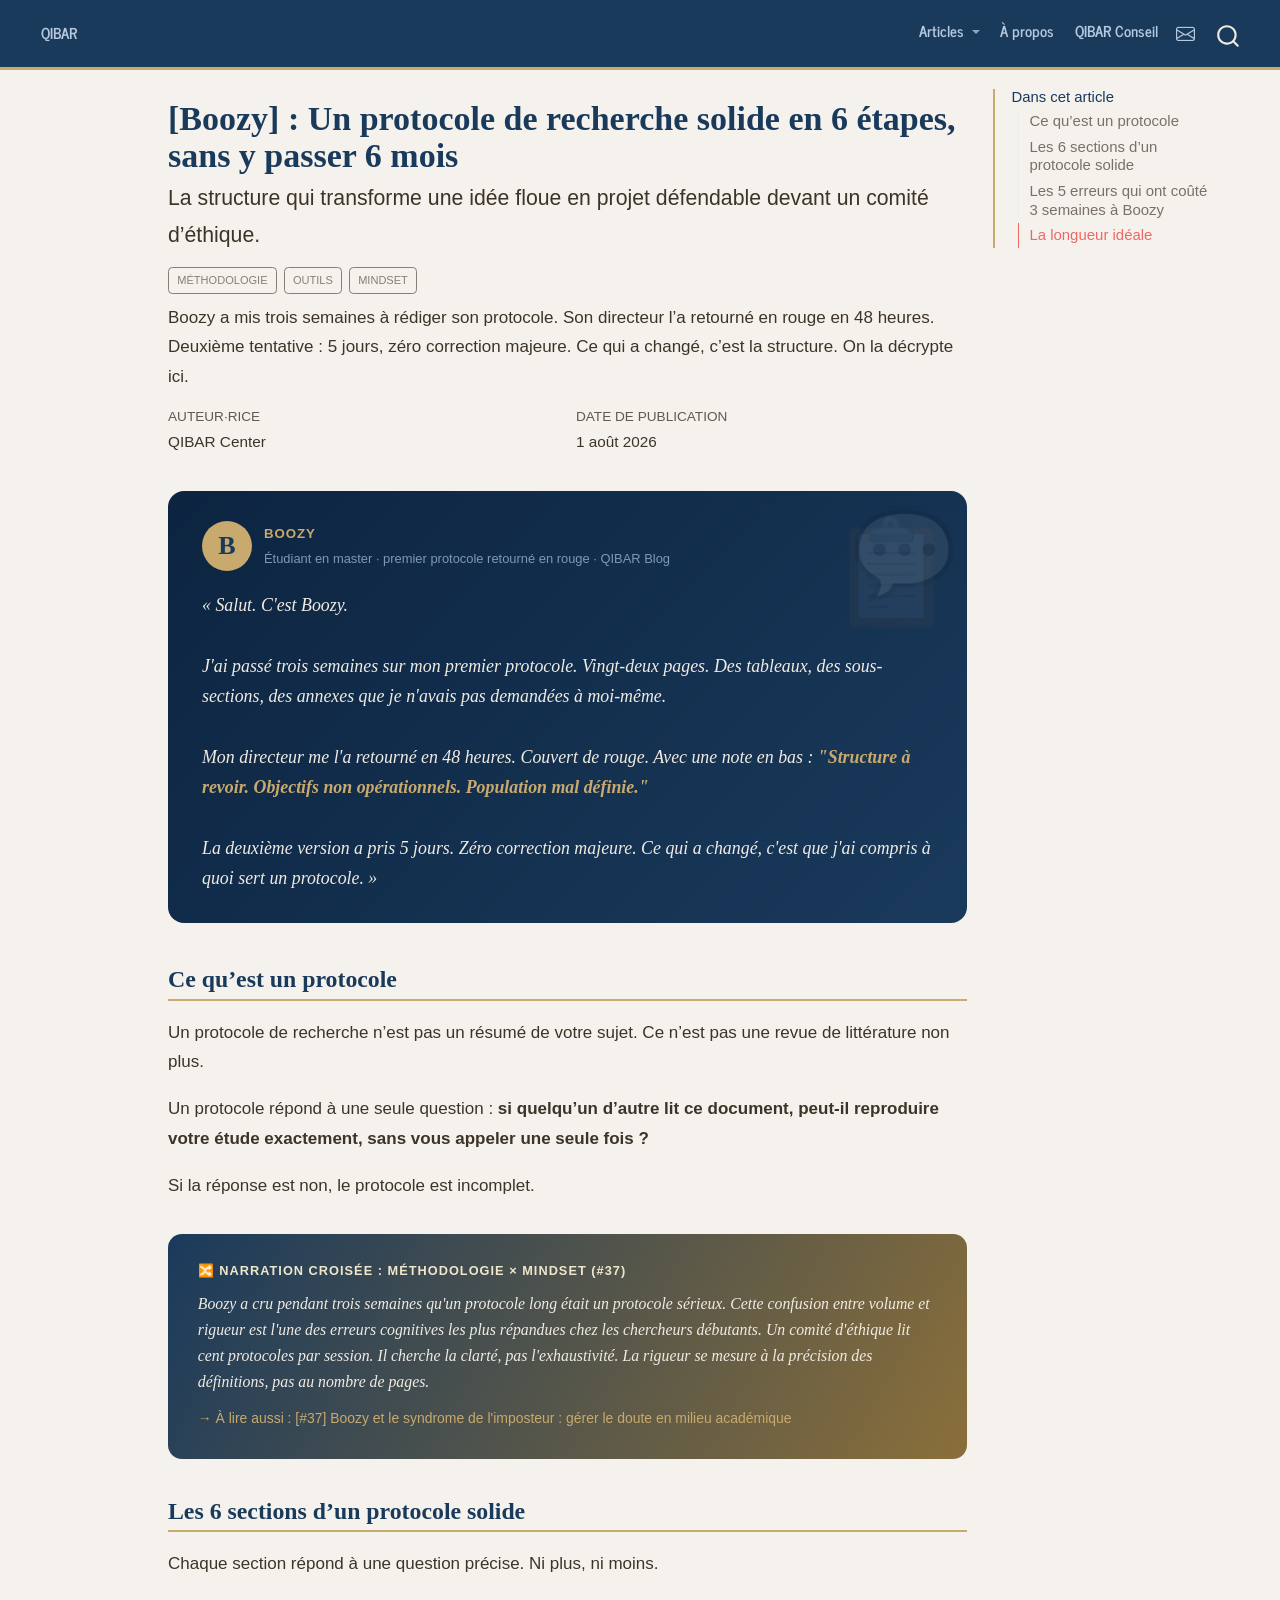
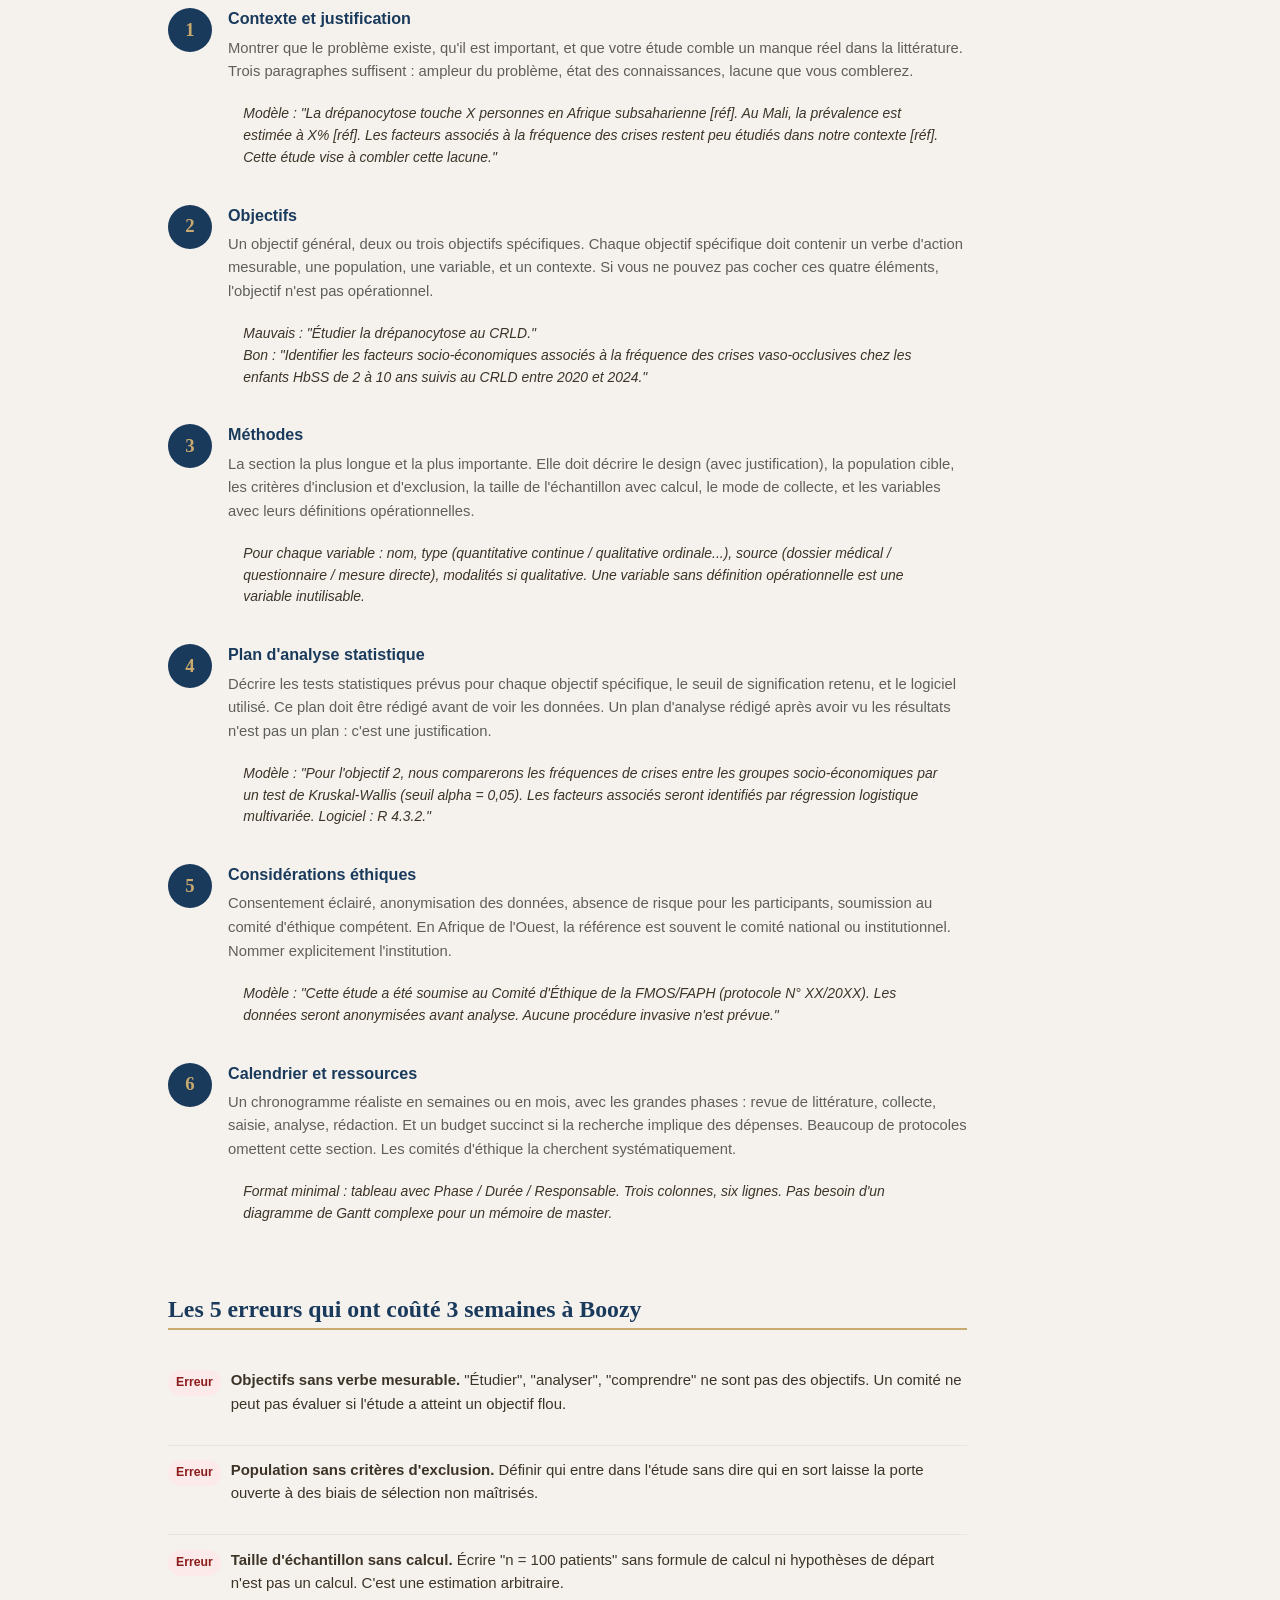
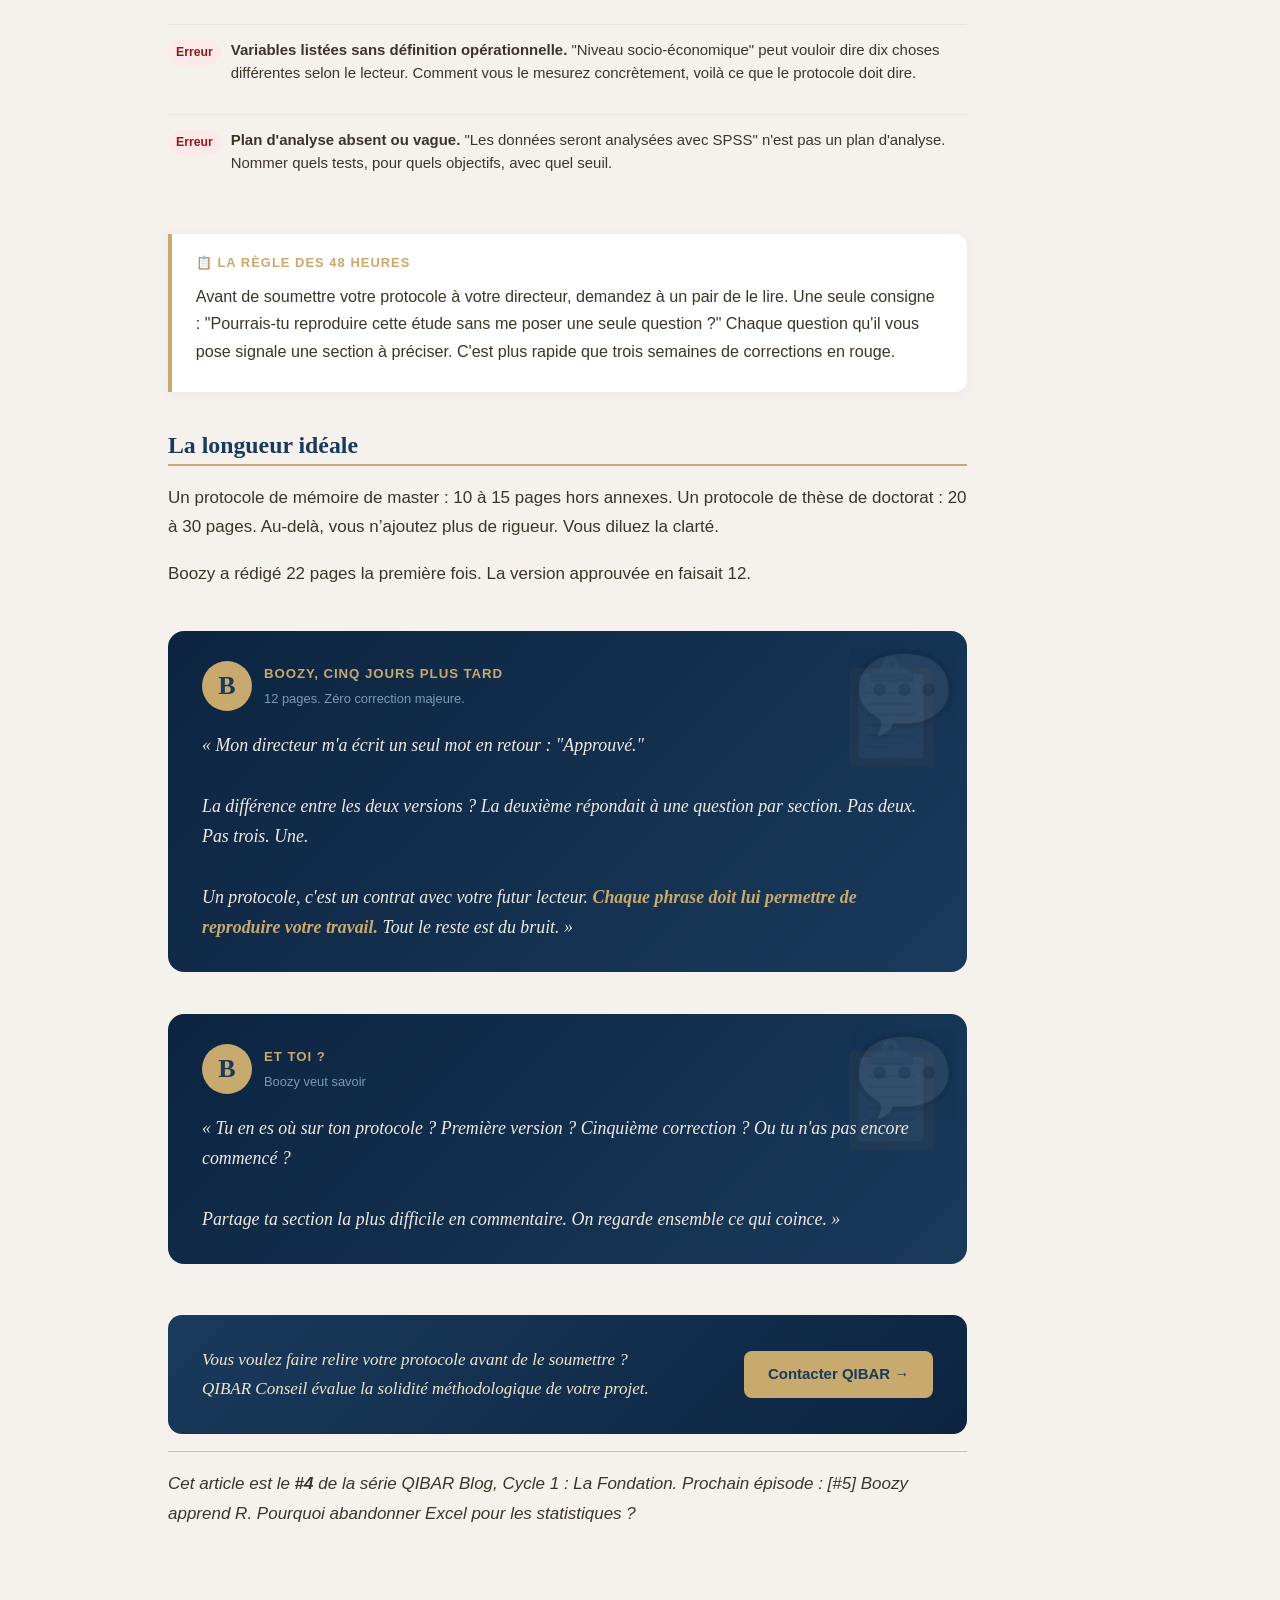
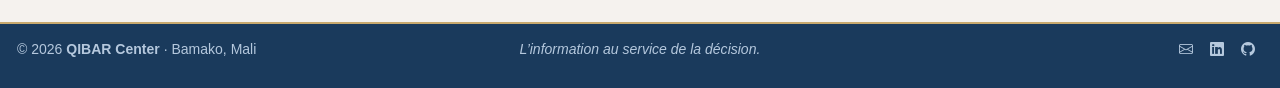
<file: docs/posts/004-boozy-protocole/index.html>
<!DOCTYPE html>
<html xmlns="http://www.w3.org/1999/xhtml" lang="fr" xml:lang="fr"><head>

<meta charset="utf-8">
<meta name="generator" content="quarto-1.6.32">

<meta name="viewport" content="width=device-width, initial-scale=1.0, user-scalable=yes">

<meta name="author" content="QIBAR Center">
<meta name="description" content="Boozy a mis trois semaines à rédiger son protocole. Son directeur l’a retourné en rouge en 48 heures. Deuxième tentative : 5 jours, zéro correction majeure. Ce qui a changé, c’est la structure. On la décrypte ici.">

<title>[Boozy] : Un protocole de recherche solide en 6 étapes, sans y passer 6 mois – QIBAR · Data &amp; Recherche</title>
<style>
code{white-space: pre-wrap;}
span.smallcaps{font-variant: small-caps;}
div.columns{display: flex; gap: min(4vw, 1.5em);}
div.column{flex: auto; overflow-x: auto;}
div.hanging-indent{margin-left: 1.5em; text-indent: -1.5em;}
ul.task-list{list-style: none;}
ul.task-list li input[type="checkbox"] {
  width: 0.8em;
  margin: 0 0.8em 0.2em -1em; /* quarto-specific, see https://github.com/quarto-dev/quarto-cli/issues/4556 */ 
  vertical-align: middle;
}
</style>


<script src="../../site_libs/quarto-nav/quarto-nav.js"></script>
<script src="../../site_libs/clipboard/clipboard.min.js"></script>
<script src="../../site_libs/quarto-search/autocomplete.umd.js"></script>
<script src="../../site_libs/quarto-search/fuse.min.js"></script>
<script src="../../site_libs/quarto-search/quarto-search.js"></script>
<meta name="quarto:offset" content="../../">
<script src="../../site_libs/quarto-html/quarto.js"></script>
<script src="../../site_libs/quarto-html/popper.min.js"></script>
<script src="../../site_libs/quarto-html/tippy.umd.min.js"></script>
<script src="../../site_libs/quarto-html/anchor.min.js"></script>
<link href="../../site_libs/quarto-html/tippy.css" rel="stylesheet">
<link href="../../site_libs/quarto-html/quarto-syntax-highlighting-fc6d358c97f25a8ea829b86655043430.css" rel="stylesheet" id="quarto-text-highlighting-styles">
<script src="../../site_libs/bootstrap/bootstrap.min.js"></script>
<link href="../../site_libs/bootstrap/bootstrap-icons.css" rel="stylesheet">
<link href="../../site_libs/bootstrap/bootstrap-5cda604207b2522b33111d29a4a27806.min.css" rel="stylesheet" append-hash="true" id="quarto-bootstrap" data-mode="light">
<script id="quarto-search-options" type="application/json">{
  "location": "navbar",
  "copy-button": false,
  "collapse-after": 3,
  "panel-placement": "end",
  "type": "overlay",
  "limit": 50,
  "keyboard-shortcut": [
    "f",
    "/",
    "s"
  ],
  "show-item-context": false,
  "language": {
    "search-no-results-text": "Pas de résultats",
    "search-matching-documents-text": "documents trouvés",
    "search-copy-link-title": "Copier le lien vers la recherche",
    "search-hide-matches-text": "Cacher les correspondances additionnelles",
    "search-more-match-text": "correspondance de plus dans ce document",
    "search-more-matches-text": "correspondances de plus dans ce document",
    "search-clear-button-title": "Effacer",
    "search-text-placeholder": "",
    "search-detached-cancel-button-title": "Annuler",
    "search-submit-button-title": "Envoyer",
    "search-label": "Recherche"
  }
}</script>
<style>html{ scroll-behavior: smooth; }</style>


<link rel="stylesheet" href="../../styles.css">
<meta property="og:title" content="QIBAR · Data &amp; Recherche">
<meta property="og:description" content="Analyse de données, épidémiologie et mindset du chercheur">
<meta property="og:image" content="cover.png">
<meta property="og:site_name" content="QIBAR · Data &amp; Recherche">
<meta name="twitter:title" content="[Boozy] : Un protocole de recherche solide en 6 étapes, sans y passer 6 mois – QIBAR · Data &amp; Recherche">
<meta name="twitter:description" content="Boozy a mis trois semaines à rédiger son protocole. Son directeur l’a retourné en rouge en 48 heures. Deuxième tentative : 5 jours, zéro correction majeure. Ce qui a changé, c’est la structure. On la décrypte ici.">
<meta name="twitter:image" content="cover.png">
<meta name="twitter:creator" content="@mahamoudkourei1">
<meta name="twitter:card" content="summary_large_image">
</head>

<body class="nav-fixed">

<div id="quarto-search-results"></div>
  <header id="quarto-header" class="headroom fixed-top">
    <nav class="navbar navbar-expand-lg " data-bs-theme="dark">
      <div class="navbar-container container-fluid">
            <div id="quarto-search" class="" title="Recherche"></div>
          <button class="navbar-toggler" type="button" data-bs-toggle="collapse" data-bs-target="#navbarCollapse" aria-controls="navbarCollapse" role="menu" aria-expanded="false" aria-label="Basculer la navigation" onclick="if (window.quartoToggleHeadroom) { window.quartoToggleHeadroom(); }">
  <span class="navbar-toggler-icon"></span>
</button>
          <div class="collapse navbar-collapse" id="navbarCollapse">
            <ul class="navbar-nav navbar-nav-scroll me-auto">
  <li class="nav-item">
    <a class="nav-link" href="../../index.html"> 
<span class="menu-text"><strong>Q</strong>IBAR</span></a>
  </li>  
</ul>
            <ul class="navbar-nav navbar-nav-scroll ms-auto">
  <li class="nav-item dropdown ">
    <a class="nav-link dropdown-toggle" href="#" id="nav-menu-articles" role="link" data-bs-toggle="dropdown" aria-expanded="false">
 <span class="menu-text">Articles</span>
    </a>
    <ul class="dropdown-menu dropdown-menu-end" aria-labelledby="nav-menu-articles">    
        <li>
    <a class="dropdown-item" href="../../index.html#analyse">
 <span class="dropdown-text">📊 Analyse &amp; R</span></a>
  </li>  
        <li>
    <a class="dropdown-item" href="../../index.html#carto">
 <span class="dropdown-text">🗺️ Cartographie</span></a>
  </li>  
        <li>
    <a class="dropdown-item" href="../../index.html#meta">
 <span class="dropdown-text">🔬 Méta-analyse</span></a>
  </li>  
        <li>
    <a class="dropdown-item" href="../../index.html#mindset">
 <span class="dropdown-text">🧠 Mindset &amp; Soft Skills</span></a>
  </li>  
        <li>
    <a class="dropdown-item" href="../../index.html#epi">
 <span class="dropdown-text">🧬 Épidémiologie</span></a>
  </li>  
        <li>
    <a class="dropdown-item" href="../../index.html#neuro">
 <span class="dropdown-text">⚡ Neurosciences</span></a>
  </li>  
    </ul>
  </li>
  <li class="nav-item">
    <a class="nav-link" href="../../about.html"> 
<span class="menu-text">À propos</span></a>
  </li>  
  <li class="nav-item">
    <a class="nav-link" href="mailto:mahamoud.koureichi@gmail.com"> 
<span class="menu-text">QIBAR Conseil</span></a>
  </li>  
  <li class="nav-item compact">
    <a class="nav-link" href="mailto:mahamoud.koureichi@gmail.com"> <i class="bi bi-envelope" role="img" aria-label="Email">
</i> 
<span class="menu-text"></span></a>
  </li>  
</ul>
          </div> <!-- /navcollapse -->
            <div class="quarto-navbar-tools">
</div>
      </div> <!-- /container-fluid -->
    </nav>
</header>
<!-- content -->
<div id="quarto-content" class="quarto-container page-columns page-rows-contents page-layout-article page-navbar">
<!-- sidebar -->
<!-- margin-sidebar -->
    <div id="quarto-margin-sidebar" class="sidebar margin-sidebar">
        <nav id="TOC" role="doc-toc" class="toc-active">
    <h2 id="toc-title">Dans cet article</h2>
   
  <ul>
  <li><a href="#ce-quest-un-protocole" id="toc-ce-quest-un-protocole" class="nav-link active" data-scroll-target="#ce-quest-un-protocole">Ce qu’est un protocole</a></li>
  <li><a href="#les-6-sections-dun-protocole-solide" id="toc-les-6-sections-dun-protocole-solide" class="nav-link" data-scroll-target="#les-6-sections-dun-protocole-solide">Les 6 sections d’un protocole solide</a></li>
  <li><a href="#les-5-erreurs-qui-ont-coûté-3-semaines-à-boozy" id="toc-les-5-erreurs-qui-ont-coûté-3-semaines-à-boozy" class="nav-link" data-scroll-target="#les-5-erreurs-qui-ont-coûté-3-semaines-à-boozy">Les 5 erreurs qui ont coûté 3 semaines à Boozy</a></li>
  <li><a href="#la-longueur-idéale" id="toc-la-longueur-idéale" class="nav-link" data-scroll-target="#la-longueur-idéale">La longueur idéale</a></li>
  </ul>
</nav>
    </div>
<!-- main -->
<main class="content" id="quarto-document-content">

<header id="title-block-header" class="quarto-title-block default">
<div class="quarto-title">
<h1 class="title">[Boozy] : Un protocole de recherche solide en 6 étapes, sans y passer 6 mois</h1>
<p class="subtitle lead">La structure qui transforme une idée floue en projet défendable devant un comité d’éthique.</p>
  <div class="quarto-categories">
    <div class="quarto-category">Méthodologie</div>
    <div class="quarto-category">Outils</div>
    <div class="quarto-category">Mindset</div>
  </div>
  </div>

<div>
  <div class="description">
    Boozy a mis trois semaines à rédiger son protocole. Son directeur l’a retourné en rouge en 48 heures. Deuxième tentative : 5 jours, zéro correction majeure. Ce qui a changé, c’est la structure. On la décrypte ici.
  </div>
</div>


<div class="quarto-title-meta">

    <div>
    <div class="quarto-title-meta-heading">Auteur·rice</div>
    <div class="quarto-title-meta-contents">
             <p>QIBAR Center </p>
          </div>
  </div>
    
    <div>
    <div class="quarto-title-meta-heading">Date de publication</div>
    <div class="quarto-title-meta-contents">
      <p class="date">1 août 2026</p>
    </div>
  </div>
  
    
  </div>
  


</header>


<style>
.boozy-block {
  background: linear-gradient(135deg, #0C2440, #1A3A5C);
  border-radius: 16px; padding: 1.75rem 2rem;
  margin: 2rem 0 2.5rem; position: relative; overflow: hidden;
}
.boozy-block::after {
  content: "📋"; position: absolute; top: -8px; right: 12px;
  font-size: 6rem; opacity: 0.06; pointer-events: none;
}
.boozy-avatar { display:flex; align-items:center; gap:12px; margin-bottom:1.1rem; }
.boozy-monogram {
  width:50px; height:50px; border-radius:50%; background:#C8A96E;
  display:flex; align-items:center; justify-content:center;
  font-family:Georgia,serif; font-size:26px; font-weight:700;
  color:#1A3A5C; flex-shrink:0;
}
.boozy-name { font-size:.78rem; font-weight:700; color:#C8A96E; letter-spacing:.07em; text-transform:uppercase; display:block; }
.boozy-role { font-size:.76rem; color:#7A9AB8; display:block; margin-top:2px; }
.boozy-speech { font-family:Georgia,serif; font-style:italic; font-size:1.05rem; color:#F0EBE3; line-height:1.7; margin:0; }

.crossover-box {
  background: linear-gradient(120deg, #1A3A5C 0%, #8B6F3A 100%);
  border-radius:14px; padding:1.5rem 1.75rem; margin:2rem 0;
}
.crossover-box .cx-label { font-size:.75rem; font-weight:700; text-transform:uppercase; letter-spacing:.08em; color:#F0E6CC; margin-bottom:.5rem; display:block; }
.crossover-box p { font-size:.93rem; color:#F0EBE3; font-family:Georgia,serif; font-style:italic; line-height:1.65; margin:0 0 .5rem; }
.crossover-box .cx-link { font-size:.82rem; color:#C8A96E; font-style:normal; }

.qibar-section {
  border-left:4px solid #C8A96E; background:#ffffff;
  border-radius:0 12px 12px 0; padding:1.1rem 1.4rem;
  margin:1.75rem 0; box-shadow:0 2px 12px rgba(26,58,92,.06);
}
.qibar-section .qs-label {
  font-size:.76rem; font-weight:700; text-transform:uppercase;
  letter-spacing:.08em; color:#C8A96E; margin:0 0 .5rem;
  display:flex; align-items:center; gap:6px;
}
.qibar-section p, .qibar-section li { font-size:.95rem; color:#3D3428; margin:0 0 .5rem; line-height:1.7; }

.proto-grid {
  display: grid;
  grid-template-columns: 44px 1fr;
  gap: 0 16px;
  margin: 1.5rem 0;
}
.proto-num {
  width:44px; height:44px; border-radius:50%;
  background:#1A3A5C; color:#C8A96E;
  display:flex; align-items:center; justify-content:center;
  font-family:Georgia,serif; font-size:1.1rem; font-weight:700;
  flex-shrink:0; margin-top:4px;
  grid-row: span 1;
}
.proto-connector {
  grid-column: 1;
  width:2px; background: linear-gradient(#1A3A5C, #C8A96E);
  margin: 0 auto; height: 24px;
}
.proto-body { margin-bottom:1.25rem; }
.proto-title { font-size:.95rem; font-weight:600; color:#1A3A5C; margin:0 0 4px; }
.proto-desc { font-size:.87rem; color:#5F5E5A; margin:0 0 .5rem; line-height:1.6; }
.proto-template {
  background:#F5F2EE; border-radius:8px;
  padding:.65rem .9rem; font-size:.82rem;
  color:#3D3428; font-style:italic; line-height:1.55;
}

.error-row {
  display:flex; align-items:flex-start; gap:10px;
  padding:.75rem 0; border-bottom:0.5px solid #EAE5DC;
}
.error-row:last-child { border:none; }
.error-badge {
  font-size:.72rem; font-weight:700; padding:2px 8px;
  border-radius:99px; white-space:nowrap; flex-shrink:0; margin-top:2px;
}
.eb-red   { background:#FCEAEA; color:#8B1A1A; }
.eb-green { background:#EBF5F0; color:#1A6B3A; }
.error-text { font-size:.88rem; color:#3D3428; line-height:1.55; }

.post-cta {
  background:linear-gradient(135deg,#1A3A5C,#0C2440); border-radius:14px;
  padding:1.75rem 2rem; margin-top:3rem;
  display:flex; align-items:center; justify-content:space-between; gap:1.25rem; flex-wrap:wrap;
}
.post-cta p { color:#F0E6CC; margin:0; font-family:Georgia,serif; font-style:italic; font-size:1rem; }
.post-cta a { background:#C8A96E; color:#1A3A5C; font-weight:700; font-size:.88rem; padding:.6rem 1.4rem; border-radius:8px; text-decoration:none; white-space:nowrap; }
</style>

<div class="boozy-block">
  <div class="boozy-avatar">
    <div class="boozy-monogram">B</div>
    <div>
      <span class="boozy-name">Boozy</span>
      <span class="boozy-role">Étudiant en master · premier protocole retourné en rouge · QIBAR Blog</span>
    </div>
  </div>
  <p class="boozy-speech">
    « Salut. C'est Boozy.<br><br>
    J'ai passé trois semaines sur mon premier protocole. Vingt-deux pages. Des tableaux, des sous-sections, des annexes que je n'avais pas demandées à moi-même.<br><br>
    Mon directeur me l'a retourné en 48 heures. Couvert de rouge. Avec une note en bas : <strong style="color:#C8A96E">"Structure à revoir. Objectifs non opérationnels. Population mal définie."</strong><br><br>
    La deuxième version a pris 5 jours. Zéro correction majeure. Ce qui a changé, c'est que j'ai compris à quoi sert un protocole. »
  </p>
</div>
<section id="ce-quest-un-protocole" class="level2">
<h2 class="anchored" data-anchor-id="ce-quest-un-protocole">Ce qu’est un protocole</h2>
<p>Un protocole de recherche n’est pas un résumé de votre sujet. Ce n’est pas une revue de littérature non plus.</p>
<p>Un protocole répond à une seule question : <strong>si quelqu’un d’autre lit ce document, peut-il reproduire votre étude exactement, sans vous appeler une seule fois ?</strong></p>
<p>Si la réponse est non, le protocole est incomplet.</p>
<div class="crossover-box">
  <span class="cx-label">🔀 Narration croisée : Méthodologie × Mindset (#37)</span>
  <p>Boozy a cru pendant trois semaines qu'un protocole long était un protocole sérieux. Cette confusion entre volume et rigueur est l'une des erreurs cognitives les plus répandues chez les chercheurs débutants. Un comité d'éthique lit cent protocoles par session. Il cherche la clarté, pas l'exhaustivité. La rigueur se mesure à la précision des définitions, pas au nombre de pages.</p>
  <span class="cx-link">→ À lire aussi : [#37] Boozy et le syndrome de l'imposteur : gérer le doute en milieu académique</span>
</div>
</section>
<section id="les-6-sections-dun-protocole-solide" class="level2">
<h2 class="anchored" data-anchor-id="les-6-sections-dun-protocole-solide">Les 6 sections d’un protocole solide</h2>
<p>Chaque section répond à une question précise. Ni plus, ni moins.</p>
<div class="proto-grid">

  <div class="proto-num">1</div>
  <div class="proto-body">
    <p class="proto-title">Contexte et justification</p>
    <p class="proto-desc">Montrer que le problème existe, qu'il est important, et que votre étude comble un manque réel dans la littérature. Trois paragraphes suffisent : ampleur du problème, état des connaissances, lacune que vous comblerez.</p>
    <div class="proto-template">Modèle : "La drépanocytose touche X personnes en Afrique subsaharienne [réf]. Au Mali, la prévalence est estimée à X% [réf]. Les facteurs associés à la fréquence des crises restent peu étudiés dans notre contexte [réf]. Cette étude vise à combler cette lacune."</div>
  </div>

  <div class="proto-num">2</div>
  <div class="proto-body">
    <p class="proto-title">Objectifs</p>
    <p class="proto-desc">Un objectif général, deux ou trois objectifs spécifiques. Chaque objectif spécifique doit contenir un verbe d'action mesurable, une population, une variable, et un contexte. Si vous ne pouvez pas cocher ces quatre éléments, l'objectif n'est pas opérationnel.</p>
    <div class="proto-template">Mauvais : "Étudier la drépanocytose au CRLD."<br>Bon : "Identifier les facteurs socio-économiques associés à la fréquence des crises vaso-occlusives chez les enfants HbSS de 2 à 10 ans suivis au CRLD entre 2020 et 2024."</div>
  </div>

  <div class="proto-num">3</div>
  <div class="proto-body">
    <p class="proto-title">Méthodes</p>
    <p class="proto-desc">La section la plus longue et la plus importante. Elle doit décrire le design (avec justification), la population cible, les critères d'inclusion et d'exclusion, la taille de l'échantillon avec calcul, le mode de collecte, et les variables avec leurs définitions opérationnelles.</p>
    <div class="proto-template">Pour chaque variable : nom, type (quantitative continue / qualitative ordinale...), source (dossier médical / questionnaire / mesure directe), modalités si qualitative. Une variable sans définition opérationnelle est une variable inutilisable.</div>
  </div>

  <div class="proto-num">4</div>
  <div class="proto-body">
    <p class="proto-title">Plan d'analyse statistique</p>
    <p class="proto-desc">Décrire les tests statistiques prévus pour chaque objectif spécifique, le seuil de signification retenu, et le logiciel utilisé. Ce plan doit être rédigé avant de voir les données. Un plan d'analyse rédigé après avoir vu les résultats n'est pas un plan : c'est une justification.</p>
    <div class="proto-template">Modèle : "Pour l'objectif 2, nous comparerons les fréquences de crises entre les groupes socio-économiques par un test de Kruskal-Wallis (seuil alpha = 0,05). Les facteurs associés seront identifiés par régression logistique multivariée. Logiciel : R 4.3.2."</div>
  </div>

  <div class="proto-num">5</div>
  <div class="proto-body">
    <p class="proto-title">Considérations éthiques</p>
    <p class="proto-desc">Consentement éclairé, anonymisation des données, absence de risque pour les participants, soumission au comité d'éthique compétent. En Afrique de l'Ouest, la référence est souvent le comité national ou institutionnel. Nommer explicitement l'institution.</p>
    <div class="proto-template">Modèle : "Cette étude a été soumise au Comité d'Éthique de la FMOS/FAPH (protocole N° XX/20XX). Les données seront anonymisées avant analyse. Aucune procédure invasive n'est prévue."</div>
  </div>

  <div class="proto-num">6</div>
  <div class="proto-body">
    <p class="proto-title">Calendrier et ressources</p>
    <p class="proto-desc">Un chronogramme réaliste en semaines ou en mois, avec les grandes phases : revue de littérature, collecte, saisie, analyse, rédaction. Et un budget succinct si la recherche implique des dépenses. Beaucoup de protocoles omettent cette section. Les comités d'éthique la cherchent systématiquement.</p>
    <div class="proto-template">Format minimal : tableau avec Phase / Durée / Responsable. Trois colonnes, six lignes. Pas besoin d'un diagramme de Gantt complexe pour un mémoire de master.</div>
  </div>

</div>
</section>
<section id="les-5-erreurs-qui-ont-coûté-3-semaines-à-boozy" class="level2">
<h2 class="anchored" data-anchor-id="les-5-erreurs-qui-ont-coûté-3-semaines-à-boozy">Les 5 erreurs qui ont coûté 3 semaines à Boozy</h2>
<div style="margin:1.5rem 0">

  <div class="error-row">
    <span class="error-badge eb-red">Erreur</span>
    <p class="error-text"><strong>Objectifs sans verbe mesurable.</strong> "Étudier", "analyser", "comprendre" ne sont pas des objectifs. Un comité ne peut pas évaluer si l'étude a atteint un objectif flou.</p>
  </div>

  <div class="error-row">
    <span class="error-badge eb-red">Erreur</span>
    <p class="error-text"><strong>Population sans critères d'exclusion.</strong> Définir qui entre dans l'étude sans dire qui en sort laisse la porte ouverte à des biais de sélection non maîtrisés.</p>
  </div>

  <div class="error-row">
    <span class="error-badge eb-red">Erreur</span>
    <p class="error-text"><strong>Taille d'échantillon sans calcul.</strong> Écrire "n = 100 patients" sans formule de calcul ni hypothèses de départ n'est pas un calcul. C'est une estimation arbitraire.</p>
  </div>

  <div class="error-row">
    <span class="error-badge eb-red">Erreur</span>
    <p class="error-text"><strong>Variables listées sans définition opérationnelle.</strong> "Niveau socio-économique" peut vouloir dire dix choses différentes selon le lecteur. Comment vous le mesurez concrètement, voilà ce que le protocole doit dire.</p>
  </div>

  <div class="error-row">
    <span class="error-badge eb-red">Erreur</span>
    <p class="error-text"><strong>Plan d'analyse absent ou vague.</strong> "Les données seront analysées avec SPSS" n'est pas un plan d'analyse. Nommer quels tests, pour quels objectifs, avec quel seuil.</p>
  </div>

</div>

<div class="qibar-section">
  <p class="qs-label">📋 La règle des 48 heures</p>
  <p>Avant de soumettre votre protocole à votre directeur, demandez à un pair de le lire. Une seule consigne : "Pourrais-tu reproduire cette étude sans me poser une seule question ?" Chaque question qu'il vous pose signale une section à préciser. C'est plus rapide que trois semaines de corrections en rouge.</p>
</div>
</section>
<section id="la-longueur-idéale" class="level2">
<h2 class="anchored" data-anchor-id="la-longueur-idéale">La longueur idéale</h2>
<p>Un protocole de mémoire de master : 10 à 15 pages hors annexes. Un protocole de thèse de doctorat : 20 à 30 pages. Au-delà, vous n’ajoutez plus de rigueur. Vous diluez la clarté.</p>
<p>Boozy a rédigé 22 pages la première fois. La version approuvée en faisait 12.</p>
<div class="boozy-block" style="margin-top:2.5rem">
  <div class="boozy-avatar">
    <div class="boozy-monogram">B</div>
    <div>
      <span class="boozy-name">Boozy, cinq jours plus tard</span>
      <span class="boozy-role">12 pages. Zéro correction majeure.</span>
    </div>
  </div>
  <p class="boozy-speech">
    « Mon directeur m'a écrit un seul mot en retour : "Approuvé."<br><br>
    La différence entre les deux versions ? La deuxième répondait à une question par section. Pas deux. Pas trois. Une.<br><br>
    Un protocole, c'est un contrat avec votre futur lecteur. <strong style="color:#C8A96E">Chaque phrase doit lui permettre de reproduire votre travail.</strong> Tout le reste est du bruit. »
  </p>
</div>

<div class="boozy-block">
  <div class="boozy-avatar">
    <div class="boozy-monogram">B</div>
    <div>
      <span class="boozy-name">Et toi ?</span>
      <span class="boozy-role">Boozy veut savoir</span>
    </div>
  </div>
  <p class="boozy-speech">
    « Tu en es où sur ton protocole ? Première version ? Cinquième correction ? Ou tu n'as pas encore commencé ?<br><br>
    Partage ta section la plus difficile en commentaire. On regarde ensemble ce qui coince. »
  </p>
</div>

<div class="post-cta">
  <p>Vous voulez faire relire votre protocole avant de le soumettre ?<br>QIBAR Conseil évalue la solidité méthodologique de votre projet.</p>
  <a href="mailto:mahamoud.koureichi@gmail.com">Contacter QIBAR →</a>
</div>
<hr>
<p><em>Cet article est le <strong>#4</strong> de la série QIBAR Blog, Cycle 1 : La Fondation. Prochain épisode : [#5] Boozy apprend R. Pourquoi abandonner Excel pour les statistiques ?</em></p>


</section>

</main> <!-- /main -->
<script id="quarto-html-after-body" type="application/javascript">
window.document.addEventListener("DOMContentLoaded", function (event) {
  const toggleBodyColorMode = (bsSheetEl) => {
    const mode = bsSheetEl.getAttribute("data-mode");
    const bodyEl = window.document.querySelector("body");
    if (mode === "dark") {
      bodyEl.classList.add("quarto-dark");
      bodyEl.classList.remove("quarto-light");
    } else {
      bodyEl.classList.add("quarto-light");
      bodyEl.classList.remove("quarto-dark");
    }
  }
  const toggleBodyColorPrimary = () => {
    const bsSheetEl = window.document.querySelector("link#quarto-bootstrap");
    if (bsSheetEl) {
      toggleBodyColorMode(bsSheetEl);
    }
  }
  toggleBodyColorPrimary();  
  const icon = "";
  const anchorJS = new window.AnchorJS();
  anchorJS.options = {
    placement: 'right',
    icon: icon
  };
  anchorJS.add('.anchored');
  const isCodeAnnotation = (el) => {
    for (const clz of el.classList) {
      if (clz.startsWith('code-annotation-')) {                     
        return true;
      }
    }
    return false;
  }
  const onCopySuccess = function(e) {
    // button target
    const button = e.trigger;
    // don't keep focus
    button.blur();
    // flash "checked"
    button.classList.add('code-copy-button-checked');
    var currentTitle = button.getAttribute("title");
    button.setAttribute("title", "Copié");
    let tooltip;
    if (window.bootstrap) {
      button.setAttribute("data-bs-toggle", "tooltip");
      button.setAttribute("data-bs-placement", "left");
      button.setAttribute("data-bs-title", "Copié");
      tooltip = new bootstrap.Tooltip(button, 
        { trigger: "manual", 
          customClass: "code-copy-button-tooltip",
          offset: [0, -8]});
      tooltip.show();    
    }
    setTimeout(function() {
      if (tooltip) {
        tooltip.hide();
        button.removeAttribute("data-bs-title");
        button.removeAttribute("data-bs-toggle");
        button.removeAttribute("data-bs-placement");
      }
      button.setAttribute("title", currentTitle);
      button.classList.remove('code-copy-button-checked');
    }, 1000);
    // clear code selection
    e.clearSelection();
  }
  const getTextToCopy = function(trigger) {
      const codeEl = trigger.previousElementSibling.cloneNode(true);
      for (const childEl of codeEl.children) {
        if (isCodeAnnotation(childEl)) {
          childEl.remove();
        }
      }
      return codeEl.innerText;
  }
  const clipboard = new window.ClipboardJS('.code-copy-button:not([data-in-quarto-modal])', {
    text: getTextToCopy
  });
  clipboard.on('success', onCopySuccess);
  if (window.document.getElementById('quarto-embedded-source-code-modal')) {
    // For code content inside modals, clipBoardJS needs to be initialized with a container option
    // TODO: Check when it could be a function (https://github.com/zenorocha/clipboard.js/issues/860)
    const clipboardModal = new window.ClipboardJS('.code-copy-button[data-in-quarto-modal]', {
      text: getTextToCopy,
      container: window.document.getElementById('quarto-embedded-source-code-modal')
    });
    clipboardModal.on('success', onCopySuccess);
  }
    var localhostRegex = new RegExp(/^(?:http|https):\/\/localhost\:?[0-9]*\//);
    var mailtoRegex = new RegExp(/^mailto:/);
      var filterRegex = new RegExp('/' + window.location.host + '/');
    var isInternal = (href) => {
        return filterRegex.test(href) || localhostRegex.test(href) || mailtoRegex.test(href);
    }
    // Inspect non-navigation links and adorn them if external
 	var links = window.document.querySelectorAll('a[href]:not(.nav-link):not(.navbar-brand):not(.toc-action):not(.sidebar-link):not(.sidebar-item-toggle):not(.pagination-link):not(.no-external):not([aria-hidden]):not(.dropdown-item):not(.quarto-navigation-tool):not(.about-link)');
    for (var i=0; i<links.length; i++) {
      const link = links[i];
      if (!isInternal(link.href)) {
        // undo the damage that might have been done by quarto-nav.js in the case of
        // links that we want to consider external
        if (link.dataset.originalHref !== undefined) {
          link.href = link.dataset.originalHref;
        }
          // target, if specified
          link.setAttribute("target", "_blank");
          if (link.getAttribute("rel") === null) {
            link.setAttribute("rel", "noopener");
          }
      }
    }
  function tippyHover(el, contentFn, onTriggerFn, onUntriggerFn) {
    const config = {
      allowHTML: true,
      maxWidth: 500,
      delay: 100,
      arrow: false,
      appendTo: function(el) {
          return el.parentElement;
      },
      interactive: true,
      interactiveBorder: 10,
      theme: 'quarto',
      placement: 'bottom-start',
    };
    if (contentFn) {
      config.content = contentFn;
    }
    if (onTriggerFn) {
      config.onTrigger = onTriggerFn;
    }
    if (onUntriggerFn) {
      config.onUntrigger = onUntriggerFn;
    }
    window.tippy(el, config); 
  }
  const noterefs = window.document.querySelectorAll('a[role="doc-noteref"]');
  for (var i=0; i<noterefs.length; i++) {
    const ref = noterefs[i];
    tippyHover(ref, function() {
      // use id or data attribute instead here
      let href = ref.getAttribute('data-footnote-href') || ref.getAttribute('href');
      try { href = new URL(href).hash; } catch {}
      const id = href.replace(/^#\/?/, "");
      const note = window.document.getElementById(id);
      if (note) {
        return note.innerHTML;
      } else {
        return "";
      }
    });
  }
  const xrefs = window.document.querySelectorAll('a.quarto-xref');
  const processXRef = (id, note) => {
    // Strip column container classes
    const stripColumnClz = (el) => {
      el.classList.remove("page-full", "page-columns");
      if (el.children) {
        for (const child of el.children) {
          stripColumnClz(child);
        }
      }
    }
    stripColumnClz(note)
    if (id === null || id.startsWith('sec-')) {
      // Special case sections, only their first couple elements
      const container = document.createElement("div");
      if (note.children && note.children.length > 2) {
        container.appendChild(note.children[0].cloneNode(true));
        for (let i = 1; i < note.children.length; i++) {
          const child = note.children[i];
          if (child.tagName === "P" && child.innerText === "") {
            continue;
          } else {
            container.appendChild(child.cloneNode(true));
            break;
          }
        }
        if (window.Quarto?.typesetMath) {
          window.Quarto.typesetMath(container);
        }
        return container.innerHTML
      } else {
        if (window.Quarto?.typesetMath) {
          window.Quarto.typesetMath(note);
        }
        return note.innerHTML;
      }
    } else {
      // Remove any anchor links if they are present
      const anchorLink = note.querySelector('a.anchorjs-link');
      if (anchorLink) {
        anchorLink.remove();
      }
      if (window.Quarto?.typesetMath) {
        window.Quarto.typesetMath(note);
      }
      // TODO in 1.5, we should make sure this works without a callout special case
      if (note.classList.contains("callout")) {
        return note.outerHTML;
      } else {
        return note.innerHTML;
      }
    }
  }
  for (var i=0; i<xrefs.length; i++) {
    const xref = xrefs[i];
    tippyHover(xref, undefined, function(instance) {
      instance.disable();
      let url = xref.getAttribute('href');
      let hash = undefined; 
      if (url.startsWith('#')) {
        hash = url;
      } else {
        try { hash = new URL(url).hash; } catch {}
      }
      if (hash) {
        const id = hash.replace(/^#\/?/, "");
        const note = window.document.getElementById(id);
        if (note !== null) {
          try {
            const html = processXRef(id, note.cloneNode(true));
            instance.setContent(html);
          } finally {
            instance.enable();
            instance.show();
          }
        } else {
          // See if we can fetch this
          fetch(url.split('#')[0])
          .then(res => res.text())
          .then(html => {
            const parser = new DOMParser();
            const htmlDoc = parser.parseFromString(html, "text/html");
            const note = htmlDoc.getElementById(id);
            if (note !== null) {
              const html = processXRef(id, note);
              instance.setContent(html);
            } 
          }).finally(() => {
            instance.enable();
            instance.show();
          });
        }
      } else {
        // See if we can fetch a full url (with no hash to target)
        // This is a special case and we should probably do some content thinning / targeting
        fetch(url)
        .then(res => res.text())
        .then(html => {
          const parser = new DOMParser();
          const htmlDoc = parser.parseFromString(html, "text/html");
          const note = htmlDoc.querySelector('main.content');
          if (note !== null) {
            // This should only happen for chapter cross references
            // (since there is no id in the URL)
            // remove the first header
            if (note.children.length > 0 && note.children[0].tagName === "HEADER") {
              note.children[0].remove();
            }
            const html = processXRef(null, note);
            instance.setContent(html);
          } 
        }).finally(() => {
          instance.enable();
          instance.show();
        });
      }
    }, function(instance) {
    });
  }
      let selectedAnnoteEl;
      const selectorForAnnotation = ( cell, annotation) => {
        let cellAttr = 'data-code-cell="' + cell + '"';
        let lineAttr = 'data-code-annotation="' +  annotation + '"';
        const selector = 'span[' + cellAttr + '][' + lineAttr + ']';
        return selector;
      }
      const selectCodeLines = (annoteEl) => {
        const doc = window.document;
        const targetCell = annoteEl.getAttribute("data-target-cell");
        const targetAnnotation = annoteEl.getAttribute("data-target-annotation");
        const annoteSpan = window.document.querySelector(selectorForAnnotation(targetCell, targetAnnotation));
        const lines = annoteSpan.getAttribute("data-code-lines").split(",");
        const lineIds = lines.map((line) => {
          return targetCell + "-" + line;
        })
        let top = null;
        let height = null;
        let parent = null;
        if (lineIds.length > 0) {
            //compute the position of the single el (top and bottom and make a div)
            const el = window.document.getElementById(lineIds[0]);
            top = el.offsetTop;
            height = el.offsetHeight;
            parent = el.parentElement.parentElement;
          if (lineIds.length > 1) {
            const lastEl = window.document.getElementById(lineIds[lineIds.length - 1]);
            const bottom = lastEl.offsetTop + lastEl.offsetHeight;
            height = bottom - top;
          }
          if (top !== null && height !== null && parent !== null) {
            // cook up a div (if necessary) and position it 
            let div = window.document.getElementById("code-annotation-line-highlight");
            if (div === null) {
              div = window.document.createElement("div");
              div.setAttribute("id", "code-annotation-line-highlight");
              div.style.position = 'absolute';
              parent.appendChild(div);
            }
            div.style.top = top - 2 + "px";
            div.style.height = height + 4 + "px";
            div.style.left = 0;
            let gutterDiv = window.document.getElementById("code-annotation-line-highlight-gutter");
            if (gutterDiv === null) {
              gutterDiv = window.document.createElement("div");
              gutterDiv.setAttribute("id", "code-annotation-line-highlight-gutter");
              gutterDiv.style.position = 'absolute';
              const codeCell = window.document.getElementById(targetCell);
              const gutter = codeCell.querySelector('.code-annotation-gutter');
              gutter.appendChild(gutterDiv);
            }
            gutterDiv.style.top = top - 2 + "px";
            gutterDiv.style.height = height + 4 + "px";
          }
          selectedAnnoteEl = annoteEl;
        }
      };
      const unselectCodeLines = () => {
        const elementsIds = ["code-annotation-line-highlight", "code-annotation-line-highlight-gutter"];
        elementsIds.forEach((elId) => {
          const div = window.document.getElementById(elId);
          if (div) {
            div.remove();
          }
        });
        selectedAnnoteEl = undefined;
      };
        // Handle positioning of the toggle
    window.addEventListener(
      "resize",
      throttle(() => {
        elRect = undefined;
        if (selectedAnnoteEl) {
          selectCodeLines(selectedAnnoteEl);
        }
      }, 10)
    );
    function throttle(fn, ms) {
    let throttle = false;
    let timer;
      return (...args) => {
        if(!throttle) { // first call gets through
            fn.apply(this, args);
            throttle = true;
        } else { // all the others get throttled
            if(timer) clearTimeout(timer); // cancel #2
            timer = setTimeout(() => {
              fn.apply(this, args);
              timer = throttle = false;
            }, ms);
        }
      };
    }
      // Attach click handler to the DT
      const annoteDls = window.document.querySelectorAll('dt[data-target-cell]');
      for (const annoteDlNode of annoteDls) {
        annoteDlNode.addEventListener('click', (event) => {
          const clickedEl = event.target;
          if (clickedEl !== selectedAnnoteEl) {
            unselectCodeLines();
            const activeEl = window.document.querySelector('dt[data-target-cell].code-annotation-active');
            if (activeEl) {
              activeEl.classList.remove('code-annotation-active');
            }
            selectCodeLines(clickedEl);
            clickedEl.classList.add('code-annotation-active');
          } else {
            // Unselect the line
            unselectCodeLines();
            clickedEl.classList.remove('code-annotation-active');
          }
        });
      }
  const findCites = (el) => {
    const parentEl = el.parentElement;
    if (parentEl) {
      const cites = parentEl.dataset.cites;
      if (cites) {
        return {
          el,
          cites: cites.split(' ')
        };
      } else {
        return findCites(el.parentElement)
      }
    } else {
      return undefined;
    }
  };
  var bibliorefs = window.document.querySelectorAll('a[role="doc-biblioref"]');
  for (var i=0; i<bibliorefs.length; i++) {
    const ref = bibliorefs[i];
    const citeInfo = findCites(ref);
    if (citeInfo) {
      tippyHover(citeInfo.el, function() {
        var popup = window.document.createElement('div');
        citeInfo.cites.forEach(function(cite) {
          var citeDiv = window.document.createElement('div');
          citeDiv.classList.add('hanging-indent');
          citeDiv.classList.add('csl-entry');
          var biblioDiv = window.document.getElementById('ref-' + cite);
          if (biblioDiv) {
            citeDiv.innerHTML = biblioDiv.innerHTML;
          }
          popup.appendChild(citeDiv);
        });
        return popup.innerHTML;
      });
    }
  }
});
</script>
<script src="https://giscus.app/client.js" data-repo="BoozyGit/Blog" data-repo-id="R_kgDONkFFBg" data-category="Commentaires" data-category-id="DIC_kwDONkFFBs4C9taP" data-mapping="pathname" data-reactions-enabled="1" data-emit-metadata="0" data-input-position="bottom" data-theme="noborder_light" data-lang="fr" crossorigin="anonymous" async="">
</script>
<input type="hidden" id="giscus-base-theme" value="noborder_light">
<input type="hidden" id="giscus-alt-theme" value="noborder_light">
</div> <!-- /content -->
<footer class="footer">
  <div class="nav-footer">
    <div class="nav-footer-left">
<p>© 2026 <strong>QIBAR Center</strong> · Bamako, Mali</p>
</div>   
    <div class="nav-footer-center">
<p><em>L’information au service de la décision.</em></p>
</div>
    <div class="nav-footer-right">
      <ul class="footer-items list-unstyled">
    <li class="nav-item compact">
    <a class="nav-link" href="mailto:mahamoud.koureichi@gmail.com">
      <i class="bi bi-envelope" role="img">
</i> 
    </a>
  </li>  
    <li class="nav-item compact">
    <a class="nav-link" href="https://www.linkedin.com/in/mahamoud-mahamadou-koureichi-b6a1361a7/">
      <i class="bi bi-linkedin" role="img">
</i> 
    </a>
  </li>  
    <li class="nav-item compact">
    <a class="nav-link" href="https://github.com/boozygit">
      <i class="bi bi-github" role="img">
</i> 
    </a>
  </li>  
</ul>
    </div>
  </div>
</footer>




<script src="../../site_libs/quarto-html/zenscroll-min.js"></script>
</body></html>
</file>
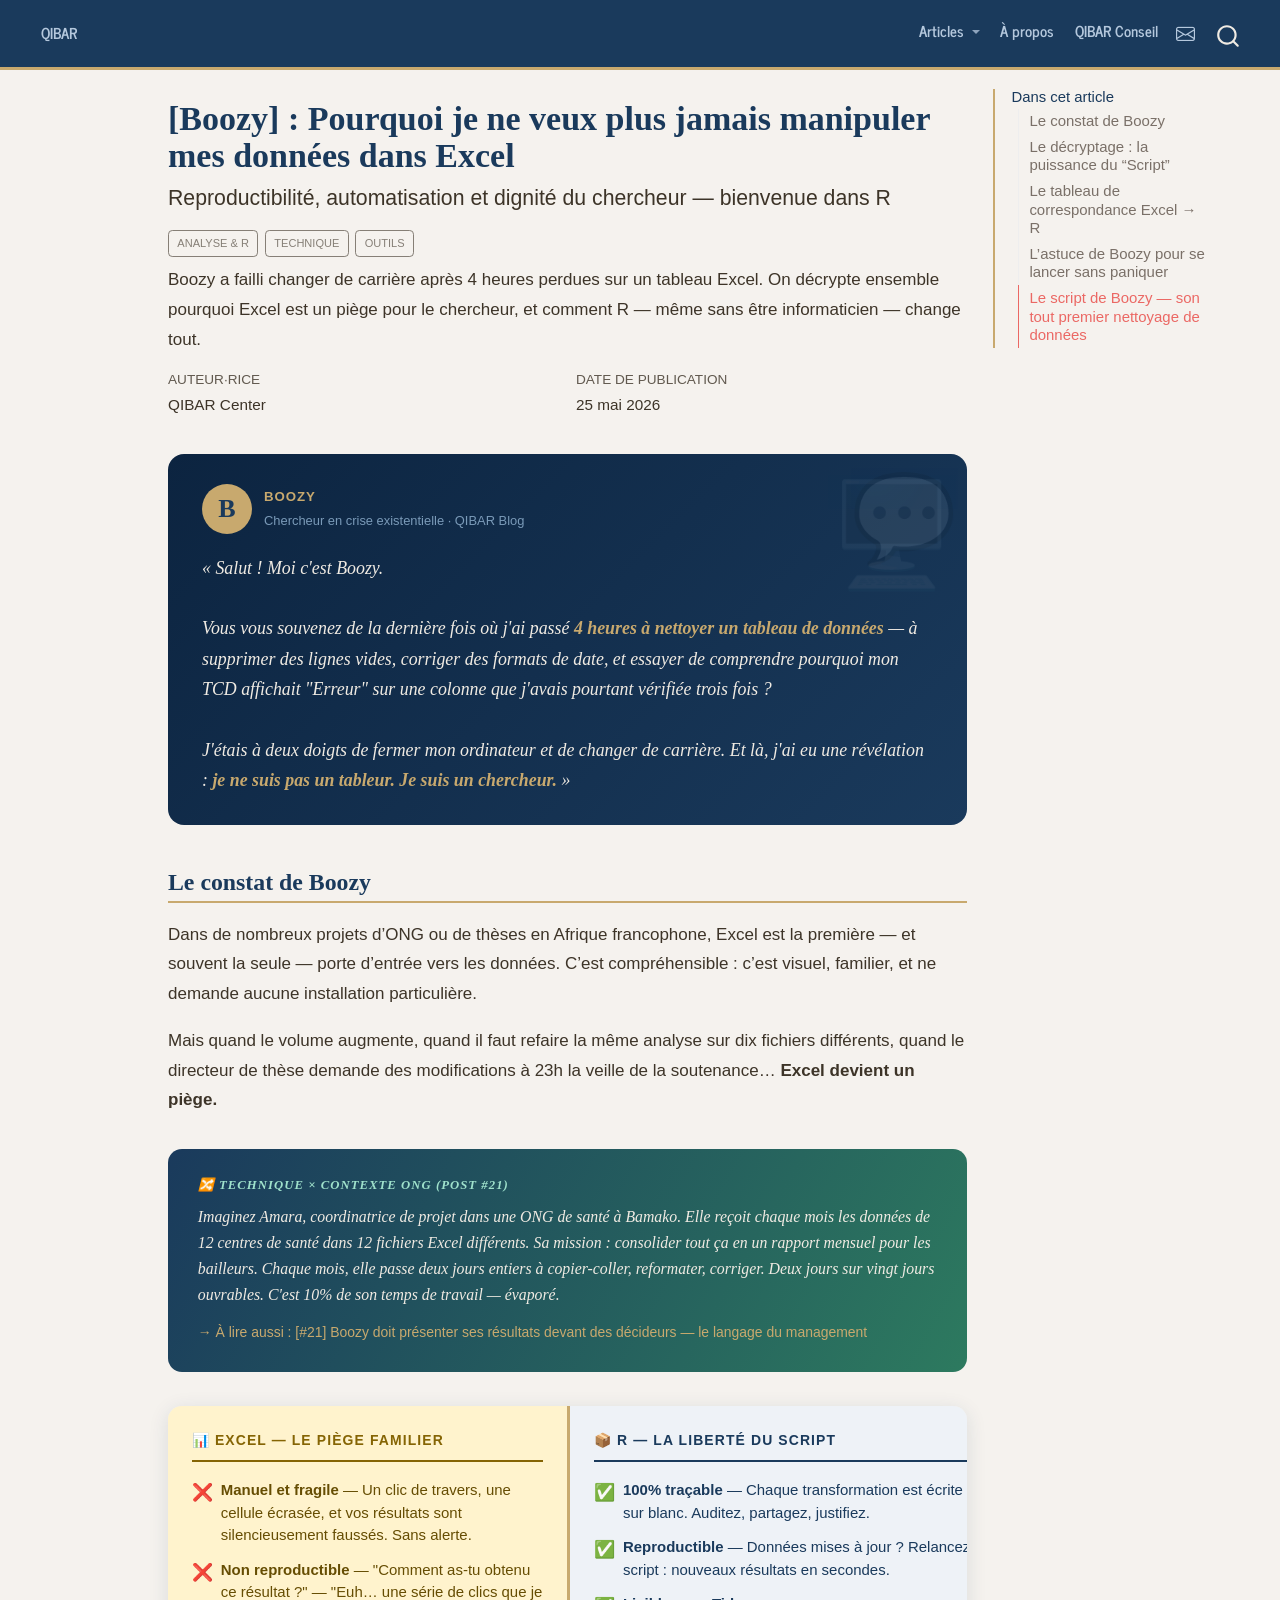
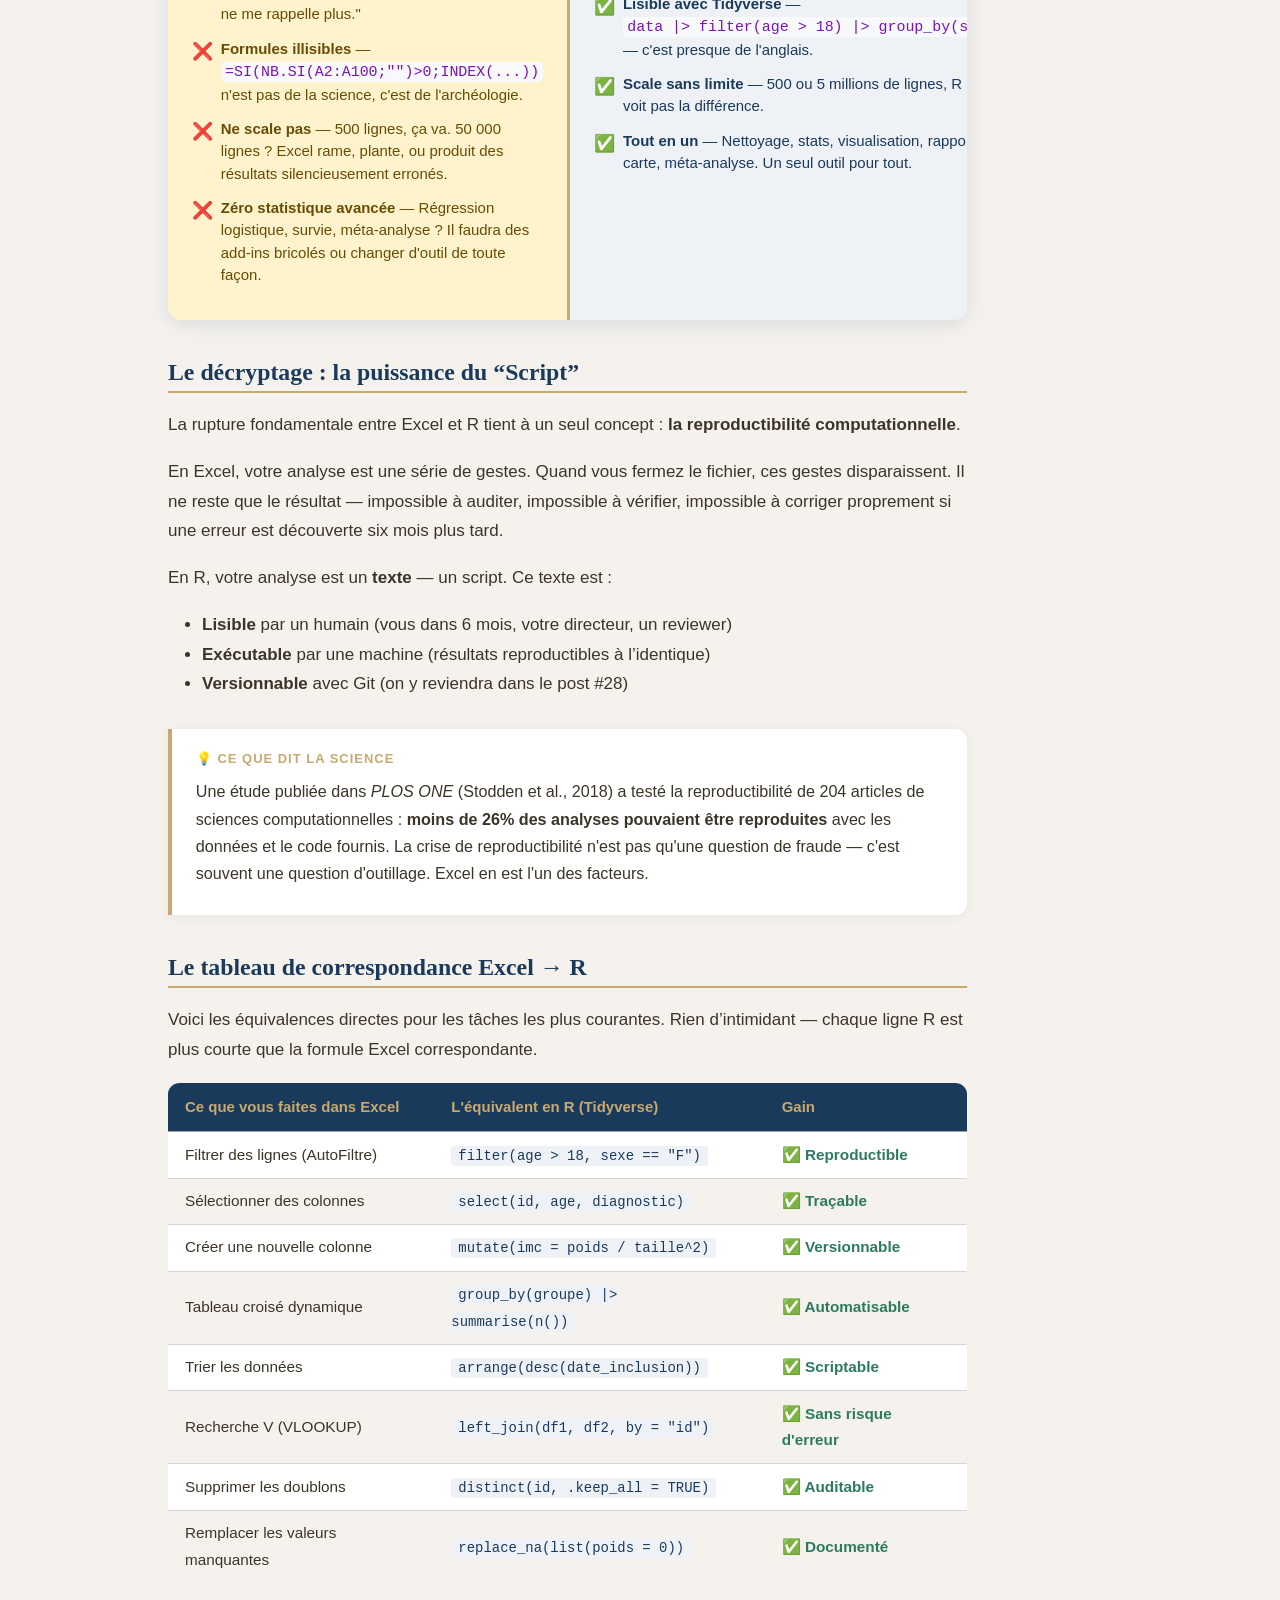
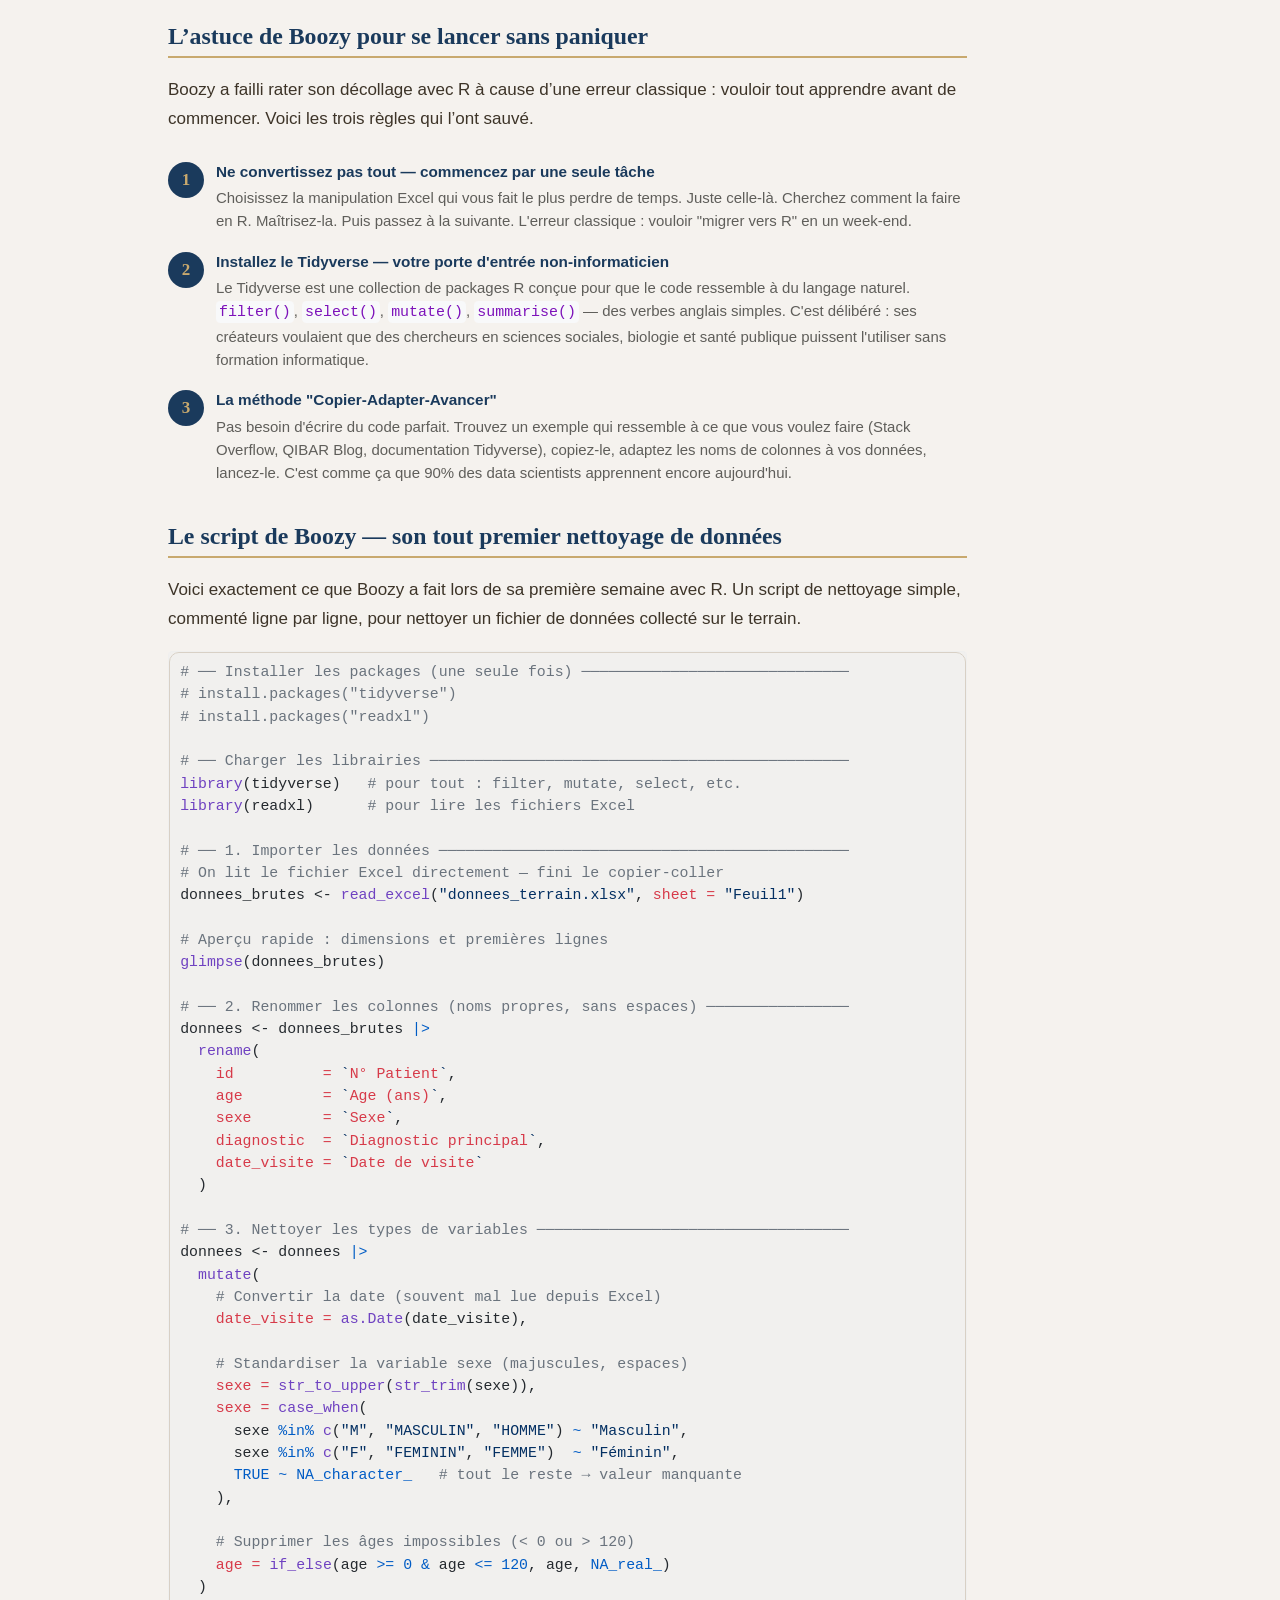
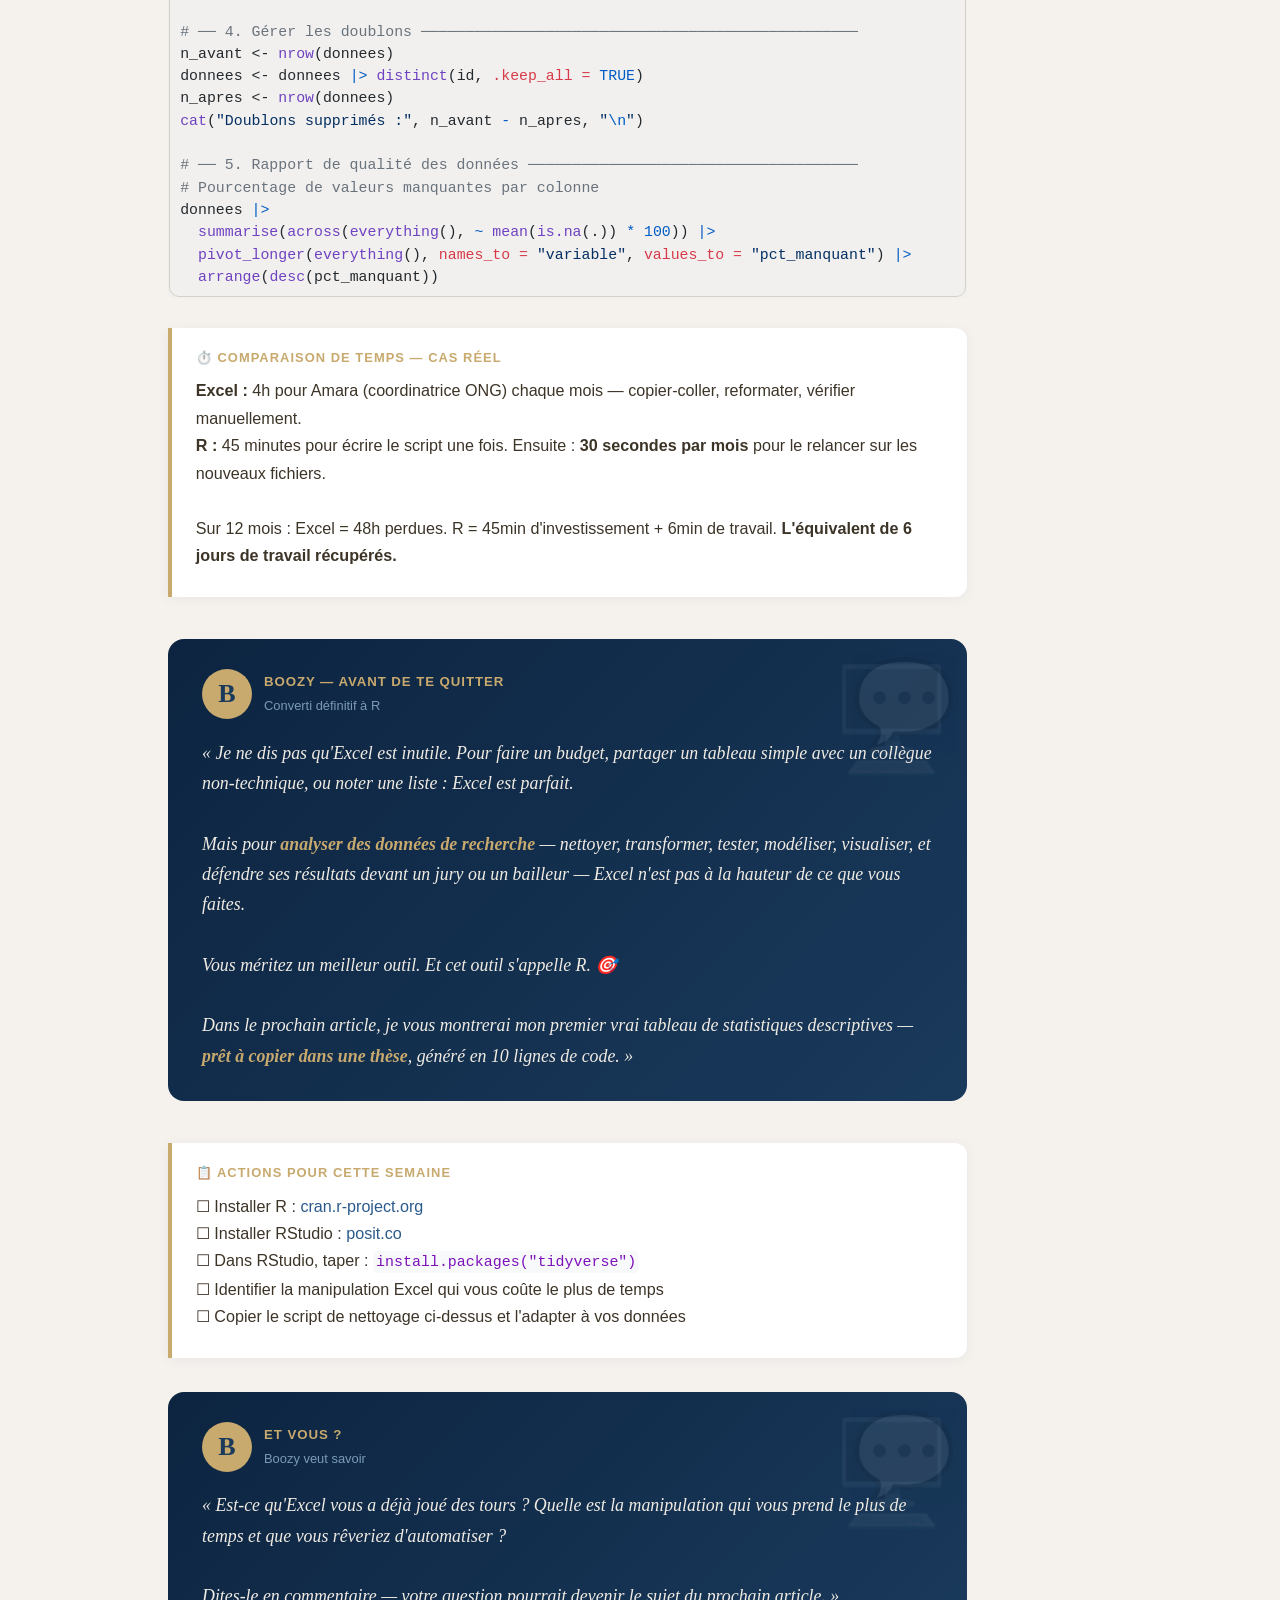
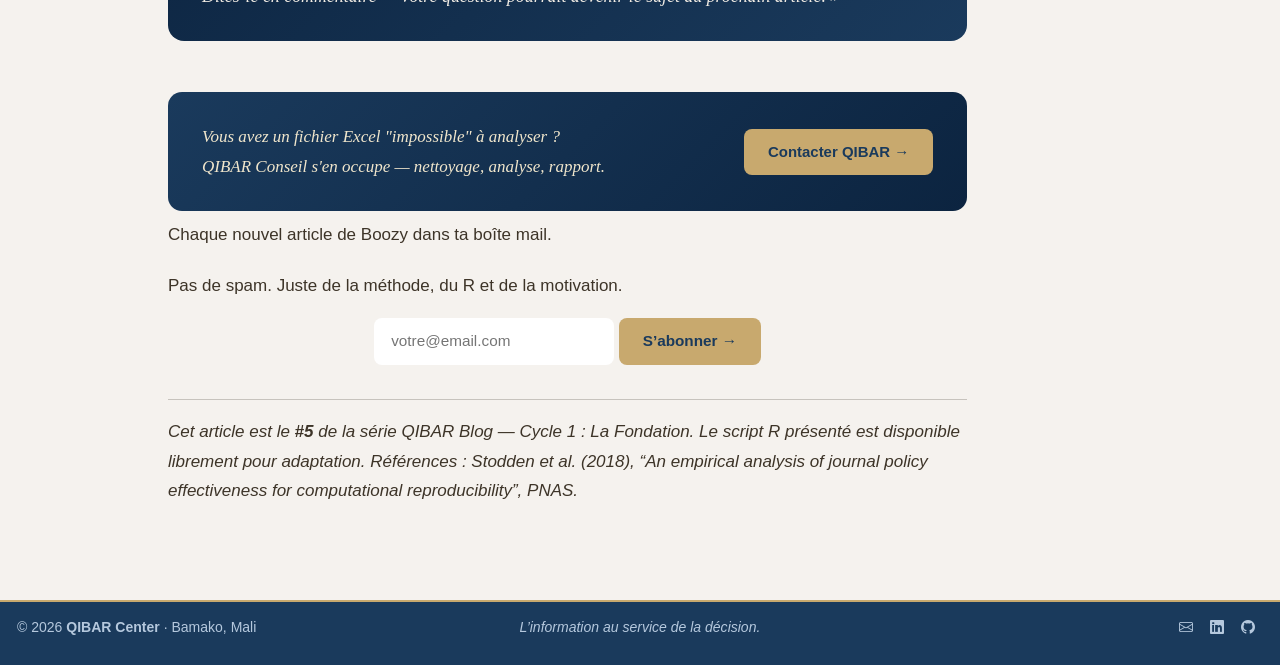
<file: docs/posts/005-boozy-excel-vers-r/index.html>
<!DOCTYPE html>
<html xmlns="http://www.w3.org/1999/xhtml" lang="fr" xml:lang="fr"><head>

<meta charset="utf-8">
<meta name="generator" content="quarto-1.6.32">

<meta name="viewport" content="width=device-width, initial-scale=1.0, user-scalable=yes">

<meta name="author" content="QIBAR Center">
<meta name="description" content="Boozy a failli changer de carrière après 4 heures perdues sur un tableau Excel. On décrypte ensemble pourquoi Excel est un piège pour le chercheur, et comment R — même sans être informaticien — change tout.">

<title>[Boozy] : Pourquoi je ne veux plus jamais manipuler mes données dans Excel – QIBAR · Data &amp; Recherche</title>
<style>
code{white-space: pre-wrap;}
span.smallcaps{font-variant: small-caps;}
div.columns{display: flex; gap: min(4vw, 1.5em);}
div.column{flex: auto; overflow-x: auto;}
div.hanging-indent{margin-left: 1.5em; text-indent: -1.5em;}
ul.task-list{list-style: none;}
ul.task-list li input[type="checkbox"] {
  width: 0.8em;
  margin: 0 0.8em 0.2em -1em; /* quarto-specific, see https://github.com/quarto-dev/quarto-cli/issues/4556 */ 
  vertical-align: middle;
}
/* CSS for syntax highlighting */
pre > code.sourceCode { white-space: pre; position: relative; }
pre > code.sourceCode > span { line-height: 1.25; }
pre > code.sourceCode > span:empty { height: 1.2em; }
.sourceCode { overflow: visible; }
code.sourceCode > span { color: inherit; text-decoration: inherit; }
div.sourceCode { margin: 1em 0; }
pre.sourceCode { margin: 0; }
@media screen {
div.sourceCode { overflow: auto; }
}
@media print {
pre > code.sourceCode { white-space: pre-wrap; }
pre > code.sourceCode > span { display: inline-block; text-indent: -5em; padding-left: 5em; }
}
pre.numberSource code
  { counter-reset: source-line 0; }
pre.numberSource code > span
  { position: relative; left: -4em; counter-increment: source-line; }
pre.numberSource code > span > a:first-child::before
  { content: counter(source-line);
    position: relative; left: -1em; text-align: right; vertical-align: baseline;
    border: none; display: inline-block;
    -webkit-touch-callout: none; -webkit-user-select: none;
    -khtml-user-select: none; -moz-user-select: none;
    -ms-user-select: none; user-select: none;
    padding: 0 4px; width: 4em;
  }
pre.numberSource { margin-left: 3em;  padding-left: 4px; }
div.sourceCode
  {   }
@media screen {
pre > code.sourceCode > span > a:first-child::before { text-decoration: underline; }
}
</style>


<script src="../../site_libs/quarto-nav/quarto-nav.js"></script>
<script src="../../site_libs/clipboard/clipboard.min.js"></script>
<script src="../../site_libs/quarto-search/autocomplete.umd.js"></script>
<script src="../../site_libs/quarto-search/fuse.min.js"></script>
<script src="../../site_libs/quarto-search/quarto-search.js"></script>
<meta name="quarto:offset" content="../../">
<script src="../../site_libs/quarto-html/quarto.js"></script>
<script src="../../site_libs/quarto-html/popper.min.js"></script>
<script src="../../site_libs/quarto-html/tippy.umd.min.js"></script>
<script src="../../site_libs/quarto-html/anchor.min.js"></script>
<link href="../../site_libs/quarto-html/tippy.css" rel="stylesheet">
<link href="../../site_libs/quarto-html/quarto-syntax-highlighting-fc6d358c97f25a8ea829b86655043430.css" rel="stylesheet" id="quarto-text-highlighting-styles">
<script src="../../site_libs/bootstrap/bootstrap.min.js"></script>
<link href="../../site_libs/bootstrap/bootstrap-icons.css" rel="stylesheet">
<link href="../../site_libs/bootstrap/bootstrap-5cda604207b2522b33111d29a4a27806.min.css" rel="stylesheet" append-hash="true" id="quarto-bootstrap" data-mode="light">
<script id="quarto-search-options" type="application/json">{
  "location": "navbar",
  "copy-button": false,
  "collapse-after": 3,
  "panel-placement": "end",
  "type": "overlay",
  "limit": 50,
  "keyboard-shortcut": [
    "f",
    "/",
    "s"
  ],
  "show-item-context": false,
  "language": {
    "search-no-results-text": "Pas de résultats",
    "search-matching-documents-text": "documents trouvés",
    "search-copy-link-title": "Copier le lien vers la recherche",
    "search-hide-matches-text": "Cacher les correspondances additionnelles",
    "search-more-match-text": "correspondance de plus dans ce document",
    "search-more-matches-text": "correspondances de plus dans ce document",
    "search-clear-button-title": "Effacer",
    "search-text-placeholder": "",
    "search-detached-cancel-button-title": "Annuler",
    "search-submit-button-title": "Envoyer",
    "search-label": "Recherche"
  }
}</script>
<style>html{ scroll-behavior: smooth; }</style>


<link rel="stylesheet" href="../../styles.css">
<meta property="og:title" content="QIBAR · Data &amp; Recherche">
<meta property="og:description" content="Analyse de données, épidémiologie et mindset du chercheur">
<meta property="og:image" content="cover.png">
<meta property="og:site_name" content="QIBAR · Data &amp; Recherche">
<meta name="twitter:title" content="[Boozy] : Pourquoi je ne veux plus jamais manipuler mes données dans Excel – QIBAR · Data &amp; Recherche">
<meta name="twitter:description" content="Boozy a failli changer de carrière après 4 heures perdues sur un tableau Excel. On décrypte ensemble pourquoi Excel est un piège pour le chercheur, et comment R — même sans être informaticien — change tout.">
<meta name="twitter:image" content="cover.png">
<meta name="twitter:creator" content="@mahamoudkourei1">
<meta name="twitter:card" content="summary_large_image">
</head>

<body class="nav-fixed">

<div id="quarto-search-results"></div>
  <header id="quarto-header" class="headroom fixed-top">
    <nav class="navbar navbar-expand-lg " data-bs-theme="dark">
      <div class="navbar-container container-fluid">
            <div id="quarto-search" class="" title="Recherche"></div>
          <button class="navbar-toggler" type="button" data-bs-toggle="collapse" data-bs-target="#navbarCollapse" aria-controls="navbarCollapse" role="menu" aria-expanded="false" aria-label="Basculer la navigation" onclick="if (window.quartoToggleHeadroom) { window.quartoToggleHeadroom(); }">
  <span class="navbar-toggler-icon"></span>
</button>
          <div class="collapse navbar-collapse" id="navbarCollapse">
            <ul class="navbar-nav navbar-nav-scroll me-auto">
  <li class="nav-item">
    <a class="nav-link" href="../../index.html"> 
<span class="menu-text"><strong>Q</strong>IBAR</span></a>
  </li>  
</ul>
            <ul class="navbar-nav navbar-nav-scroll ms-auto">
  <li class="nav-item dropdown ">
    <a class="nav-link dropdown-toggle" href="#" id="nav-menu-articles" role="link" data-bs-toggle="dropdown" aria-expanded="false">
 <span class="menu-text">Articles</span>
    </a>
    <ul class="dropdown-menu dropdown-menu-end" aria-labelledby="nav-menu-articles">    
        <li>
    <a class="dropdown-item" href="../../index.html#analyse">
 <span class="dropdown-text">📊 Analyse &amp; R</span></a>
  </li>  
        <li>
    <a class="dropdown-item" href="../../index.html#carto">
 <span class="dropdown-text">🗺️ Cartographie</span></a>
  </li>  
        <li>
    <a class="dropdown-item" href="../../index.html#meta">
 <span class="dropdown-text">🔬 Méta-analyse</span></a>
  </li>  
        <li>
    <a class="dropdown-item" href="../../index.html#mindset">
 <span class="dropdown-text">🧠 Mindset &amp; Soft Skills</span></a>
  </li>  
        <li>
    <a class="dropdown-item" href="../../index.html#epi">
 <span class="dropdown-text">🧬 Épidémiologie</span></a>
  </li>  
        <li>
    <a class="dropdown-item" href="../../index.html#neuro">
 <span class="dropdown-text">⚡ Neurosciences</span></a>
  </li>  
    </ul>
  </li>
  <li class="nav-item">
    <a class="nav-link" href="../../about.html"> 
<span class="menu-text">À propos</span></a>
  </li>  
  <li class="nav-item">
    <a class="nav-link" href="mailto:mahamoud.koureichi@gmail.com"> 
<span class="menu-text">QIBAR Conseil</span></a>
  </li>  
  <li class="nav-item compact">
    <a class="nav-link" href="mailto:mahamoud.koureichi@gmail.com"> <i class="bi bi-envelope" role="img" aria-label="Email">
</i> 
<span class="menu-text"></span></a>
  </li>  
</ul>
          </div> <!-- /navcollapse -->
            <div class="quarto-navbar-tools">
</div>
      </div> <!-- /container-fluid -->
    </nav>
</header>
<!-- content -->
<div id="quarto-content" class="quarto-container page-columns page-rows-contents page-layout-article page-navbar">
<!-- sidebar -->
<!-- margin-sidebar -->
    <div id="quarto-margin-sidebar" class="sidebar margin-sidebar">
        <nav id="TOC" role="doc-toc" class="toc-active">
    <h2 id="toc-title">Dans cet article</h2>
   
  <ul>
  <li><a href="#le-constat-de-boozy" id="toc-le-constat-de-boozy" class="nav-link active" data-scroll-target="#le-constat-de-boozy">Le constat de Boozy</a></li>
  <li><a href="#le-décryptage-la-puissance-du-script" id="toc-le-décryptage-la-puissance-du-script" class="nav-link" data-scroll-target="#le-décryptage-la-puissance-du-script">Le décryptage : la puissance du “Script”</a></li>
  <li><a href="#le-tableau-de-correspondance-excel-r" id="toc-le-tableau-de-correspondance-excel-r" class="nav-link" data-scroll-target="#le-tableau-de-correspondance-excel-r">Le tableau de correspondance Excel → R</a></li>
  <li><a href="#lastuce-de-boozy-pour-se-lancer-sans-paniquer" id="toc-lastuce-de-boozy-pour-se-lancer-sans-paniquer" class="nav-link" data-scroll-target="#lastuce-de-boozy-pour-se-lancer-sans-paniquer">L’astuce de Boozy pour se lancer sans paniquer</a></li>
  <li><a href="#le-script-de-boozy-son-tout-premier-nettoyage-de-données" id="toc-le-script-de-boozy-son-tout-premier-nettoyage-de-données" class="nav-link" data-scroll-target="#le-script-de-boozy-son-tout-premier-nettoyage-de-données">Le script de Boozy — son tout premier nettoyage de données</a></li>
  </ul>
</nav>
    </div>
<!-- main -->
<main class="content" id="quarto-document-content">

<header id="title-block-header" class="quarto-title-block default">
<div class="quarto-title">
<h1 class="title">[Boozy] : Pourquoi je ne veux plus jamais manipuler mes données dans Excel</h1>
<p class="subtitle lead">Reproductibilité, automatisation et dignité du chercheur — bienvenue dans R</p>
  <div class="quarto-categories">
    <div class="quarto-category">Analyse &amp; R</div>
    <div class="quarto-category">Technique</div>
    <div class="quarto-category">Outils</div>
  </div>
  </div>

<div>
  <div class="description">
    Boozy a failli changer de carrière après 4 heures perdues sur un tableau Excel. On décrypte ensemble pourquoi Excel est un piège pour le chercheur, et comment R — même sans être informaticien — change tout.
  </div>
</div>


<div class="quarto-title-meta">

    <div>
    <div class="quarto-title-meta-heading">Auteur·rice</div>
    <div class="quarto-title-meta-contents">
             <p>QIBAR Center </p>
          </div>
  </div>
    
    <div>
    <div class="quarto-title-meta-heading">Date de publication</div>
    <div class="quarto-title-meta-contents">
      <p class="date">25 mai 2026</p>
    </div>
  </div>
  
    
  </div>
  


</header>


<style>
/* ── Styles post #005 ─────────────────────────────────────────────────────── */
.boozy-block {
  background: linear-gradient(135deg, #0C2440, #1A3A5C);
  border-radius: 16px;
  padding: 1.75rem 2rem;
  margin: 2rem 0 2.5rem;
  position: relative;
  overflow: hidden;
}
.boozy-block::after {
  content: "🖥️";
  position: absolute;
  top: -8px; right: 12px;
  font-size: 6rem;
  opacity: 0.06;
  pointer-events: none;
}
.boozy-avatar { display: flex; align-items: center; gap: 12px; margin-bottom: 1.1rem; }
.boozy-monogram {
  width: 50px; height: 50px; border-radius: 50%;
  background: #C8A96E;
  display: flex; align-items: center; justify-content: center;
  font-family: Georgia, serif; font-size: 26px; font-weight: 700;
  color: #1A3A5C; flex-shrink: 0;
}
.boozy-name  { font-size:.78rem; font-weight:700; color:#C8A96E; letter-spacing:.07em; text-transform:uppercase; display:block; }
.boozy-role  { font-size:.76rem; color:#7A9AB8; display:block; margin-top:2px; }
.boozy-speech { font-family:Georgia,serif; font-style:italic; font-size:1.05rem; color:#F0EBE3; line-height:1.7; margin:0; }

/* Comparaison visuelle Excel vs R */
.compare-grid {
  display: grid;
  grid-template-columns: 1fr 1fr;
  gap: 0;
  border-radius: 14px;
  overflow: hidden;
  margin: 2rem 0;
  box-shadow: 0 4px 20px rgba(26,58,92,0.12);
}
.compare-col { padding: 1.25rem 1.4rem; }
.compare-col.excel { background: #FFF3CD; border-right: 3px solid #C8A96E; }
.compare-col.r-lang { background: #EEF2F7; }
.compare-header {
  font-size: 0.82rem; font-weight: 700; text-transform: uppercase;
  letter-spacing: .08em; margin: 0 0 1rem; padding-bottom: .5rem;
  border-bottom: 2px solid currentColor;
  display: flex; align-items: center; gap: 8px;
}
.compare-col.excel .compare-header { color: #856404; }
.compare-col.r-lang .compare-header { color: #1A3A5C; }
.compare-row {
  display: flex; align-items: flex-start; gap: 8px;
  margin-bottom: .7rem; font-size: .88rem; line-height: 1.5;
}
.compare-row .icon { flex-shrink: 0; font-size: 1rem; margin-top: 1px; }
.compare-col.excel .compare-row { color: #664d03; }
.compare-col.r-lang .compare-row { color: #1A3A5C; }

/* Workflow ONG */
.scenario-box {
  background: linear-gradient(120deg, #1A3A5C 0%, #2D7A5F 100%);
  border-radius: 14px;
  padding: 1.5rem 1.75rem;
  margin: 2rem 0;
}
.scenario-box .sc-label { font-size:.75rem; font-weight:700; text-transform:uppercase; letter-spacing:.08em; color:#9FE1CB; margin-bottom:.5rem; }
.scenario-box p { font-size:.93rem; color:#F0EBE3; font-family:Georgia,serif; font-style:italic; line-height:1.65; margin:0 0 .5rem; }
.scenario-box .sc-link { font-size:.82rem; color:#C8A96E; font-style:normal; }

/* Étapes numérotées */
.step-list { list-style:none; padding:0; margin:1.5rem 0; }
.step-list li {
  display: grid; grid-template-columns: 36px 1fr;
  gap: 12px; align-items: flex-start;
  margin-bottom: 1rem;
}
.step-num {
  width:36px; height:36px; border-radius:50%;
  background:#1A3A5C; color:#C8A96E;
  display:flex; align-items:center; justify-content:center;
  font-family:Georgia,serif; font-size:1rem; font-weight:700;
  flex-shrink:0; margin-top:2px;
}
.step-content .step-title { font-size:.9rem; font-weight:600; color:#1A3A5C; margin:0 0 3px; }
.step-content p { font-size:.88rem; color:#5F5E5A; margin:0; line-height:1.55; }

/* Callout QIBAR */
.qibar-section {
  border-left: 4px solid #C8A96E;
  background: #ffffff;
  border-radius: 0 12px 12px 0;
  padding: 1.1rem 1.4rem;
  margin: 1.75rem 0;
  box-shadow: 0 2px 12px rgba(26,58,92,0.06);
}
.qibar-section .qs-label {
  font-size:.76rem; font-weight:700; text-transform:uppercase;
  letter-spacing:.08em; color:#C8A96E; margin:0 0 .5rem;
  display:flex; align-items:center; gap:6px;
}
.qibar-section p, .qibar-section li { font-size:.95rem; color:#3D3428; margin:0 0 .5rem; line-height:1.7; }

/* Tableau correspondances */
.corr-table { width:100%; border-collapse:collapse; margin:1.5rem 0; font-size:.88rem; border-radius:12px; overflow:hidden; }
.corr-table thead tr { background:#1A3A5C; }
.corr-table thead th { color:#C8A96E; font-weight:600; padding:.65rem 1rem; text-align:left; }
.corr-table tbody tr:nth-child(even) { background:#F5F2EE; }
.corr-table tbody tr:nth-child(odd)  { background:#ffffff; }
.corr-table tbody td { padding:.55rem 1rem; color:#3D3428; vertical-align:middle; }
.corr-table .r-code { font-family:'Courier New',monospace; font-size:.82rem; color:#1A3A5C; background:#EEF2F7; padding:2px 7px; border-radius:4px; }
.corr-table .badge-ok { color:#2D7A5F; font-weight:600; }

/* CTA bas */
.post-cta {
  background: linear-gradient(135deg, #1A3A5C, #0C2440);
  border-radius: 14px; padding: 1.75rem 2rem; margin-top: 3rem;
  display: flex; align-items: center; justify-content: space-between;
  gap: 1.25rem; flex-wrap: wrap;
}
.post-cta p { color:#F0E6CC; margin:0; font-family:Georgia,serif; font-style:italic; font-size:1rem; }
.post-cta a {
  background:#C8A96E; color:#1A3A5C; font-weight:700;
  font-size:.88rem; padding:.6rem 1.4rem; border-radius:8px;
  text-decoration:none; white-space:nowrap;
}
</style>

<!-- ── BLOC BOOZY ───────────────────────────────────────────────────────────── -->
<div class="boozy-block">
  <div class="boozy-avatar">
    <div class="boozy-monogram">B</div>
    <div>
      <span class="boozy-name">Boozy</span>
      <span class="boozy-role">Chercheur en crise existentielle · QIBAR Blog</span>
    </div>
  </div>
  <p class="boozy-speech">
    « Salut ! Moi c'est Boozy.<br><br>
    Vous vous souvenez de la dernière fois où j'ai passé <strong style="color:#C8A96E">4 heures à nettoyer un tableau de données</strong> — à supprimer des lignes vides, corriger des formats de date, et essayer de comprendre pourquoi mon TCD affichait "Erreur" sur une colonne que j'avais pourtant vérifiée trois fois ?<br><br>
    J'étais à deux doigts de fermer mon ordinateur et de changer de carrière. Et là, j'ai eu une révélation : <strong style="color:#C8A96E">je ne suis pas un tableur. Je suis un chercheur.</strong> »
  </p>
</div>
<section id="le-constat-de-boozy" class="level2">
<h2 class="anchored" data-anchor-id="le-constat-de-boozy">Le constat de Boozy</h2>
<p>Dans de nombreux projets d’ONG ou de thèses en Afrique francophone, Excel est la première — et souvent la seule — porte d’entrée vers les données. C’est compréhensible : c’est visuel, familier, et ne demande aucune installation particulière.</p>
<p>Mais quand le volume augmente, quand il faut refaire la même analyse sur dix fichiers différents, quand le directeur de thèse demande des modifications à 23h la veille de la soutenance… <strong>Excel devient un piège.</strong></p>
<div class="scenario-box">
  <p class="sc-label">🔀 Technique × Contexte ONG (post #21)</p>
  <p>Imaginez Amara, coordinatrice de projet dans une ONG de santé à Bamako. Elle reçoit chaque mois les données de 12 centres de santé dans 12 fichiers Excel différents. Sa mission : consolider tout ça en un rapport mensuel pour les bailleurs. Chaque mois, elle passe deux jours entiers à copier-coller, reformater, corriger. Deux jours sur vingt jours ouvrables. C'est 10% de son temps de travail — évaporé.</p>
  <span class="sc-link">→ À lire aussi : [#21] Boozy doit présenter ses résultats devant des décideurs — le langage du management</span>
</div>

<!-- ── COMPARAISON EXCEL vs R ───────────────────────────────────────────── -->
<div class="compare-grid">
  <div class="compare-col excel">
    <p class="compare-header">📊 Excel — Le piège familier</p>
    <div class="compare-row"><span class="icon">❌</span><span><strong>Manuel et fragile</strong> — Un clic de travers, une cellule écrasée, et vos résultats sont silencieusement faussés. Sans alerte.</span></div>
    <div class="compare-row"><span class="icon">❌</span><span><strong>Non reproductible</strong> — "Comment as-tu obtenu ce résultat ?" — "Euh… une série de clics que je ne me rappelle plus."</span></div>
    <div class="compare-row"><span class="icon">❌</span><span><strong>Formules illisibles</strong> — <code>=SI(NB.SI(A2:A100;"")&gt;0;INDEX(...))</code> n'est pas de la science, c'est de l'archéologie.</span></div>
    <div class="compare-row"><span class="icon">❌</span><span><strong>Ne scale pas</strong> — 500 lignes, ça va. 50 000 lignes ? Excel rame, plante, ou produit des résultats silencieusement erronés.</span></div>
    <div class="compare-row"><span class="icon">❌</span><span><strong>Zéro statistique avancée</strong> — Régression logistique, survie, méta-analyse ? Il faudra des add-ins bricolés ou changer d'outil de toute façon.</span></div>
  </div>
  <div class="compare-col r-lang">
    <p class="compare-header">📦 R — La liberté du script</p>
    <div class="compare-row"><span class="icon">✅</span><span><strong>100% traçable</strong> — Chaque transformation est écrite noir sur blanc. Auditez, partagez, justifiez.</span></div>
    <div class="compare-row"><span class="icon">✅</span><span><strong>Reproductible</strong> — Données mises à jour ? Relancez le script : nouveaux résultats en secondes.</span></div>
    <div class="compare-row"><span class="icon">✅</span><span><strong>Lisible avec Tidyverse</strong> — <code>data |&gt; filter(age &gt; 18) |&gt; group_by(sexe)</code> — c'est presque de l'anglais.</span></div>
    <div class="compare-row"><span class="icon">✅</span><span><strong>Scale sans limite</strong> — 500 ou 5 millions de lignes, R ne voit pas la différence.</span></div>
    <div class="compare-row"><span class="icon">✅</span><span><strong>Tout en un</strong> — Nettoyage, stats, visualisation, rapport, carte, méta-analyse. Un seul outil pour tout.</span></div>
  </div>
</div>
</section>
<section id="le-décryptage-la-puissance-du-script" class="level2">
<h2 class="anchored" data-anchor-id="le-décryptage-la-puissance-du-script">Le décryptage : la puissance du “Script”</h2>
<p>La rupture fondamentale entre Excel et R tient à un seul concept : <strong>la reproductibilité computationnelle</strong>.</p>
<p>En Excel, votre analyse est une série de gestes. Quand vous fermez le fichier, ces gestes disparaissent. Il ne reste que le résultat — impossible à auditer, impossible à vérifier, impossible à corriger proprement si une erreur est découverte six mois plus tard.</p>
<p>En R, votre analyse est un <strong>texte</strong> — un script. Ce texte est :</p>
<ul>
<li><strong>Lisible</strong> par un humain (vous dans 6 mois, votre directeur, un reviewer)</li>
<li><strong>Exécutable</strong> par une machine (résultats reproductibles à l’identique)</li>
<li><strong>Versionnable</strong> avec Git (on y reviendra dans le post #28)</li>
</ul>
<div class="qibar-section">
  <p class="qs-label">💡 Ce que dit la science</p>
  <p>Une étude publiée dans <em>PLOS ONE</em> (Stodden et al., 2018) a testé la reproductibilité de 204 articles de sciences computationnelles : <strong>moins de 26% des analyses pouvaient être reproduites</strong> avec les données et le code fournis. La crise de reproductibilité n'est pas qu'une question de fraude — c'est souvent une question d'outillage. Excel en est l'un des facteurs.</p>
</div>
</section>
<section id="le-tableau-de-correspondance-excel-r" class="level2">
<h2 class="anchored" data-anchor-id="le-tableau-de-correspondance-excel-r">Le tableau de correspondance Excel → R</h2>
<p>Voici les équivalences directes pour les tâches les plus courantes. Rien d’intimidant — chaque ligne R est plus courte que la formule Excel correspondante.</p>
<table class="corr-table caption-top table" data-quarto-postprocess="true">
<thead>
<tr class="header">
<th data-quarto-table-cell-role="th">Ce que vous faites dans Excel</th>
<th data-quarto-table-cell-role="th">L'équivalent en R (Tidyverse)</th>
<th data-quarto-table-cell-role="th">Gain</th>
</tr>
</thead>
<tbody>
<tr class="odd">
<td>Filtrer des lignes (AutoFiltre)</td>
<td><span class="r-code">filter(age &gt; 18, sexe == "F")</span></td>
<td class="badge-ok">✅ Reproductible</td>
</tr>
<tr class="even">
<td>Sélectionner des colonnes</td>
<td><span class="r-code">select(id, age, diagnostic)</span></td>
<td class="badge-ok">✅ Traçable</td>
</tr>
<tr class="odd">
<td>Créer une nouvelle colonne</td>
<td><span class="r-code">mutate(imc = poids / taille^2)</span></td>
<td class="badge-ok">✅ Versionnable</td>
</tr>
<tr class="even">
<td>Tableau croisé dynamique</td>
<td><span class="r-code">group_by(groupe) |&gt; summarise(n())</span></td>
<td class="badge-ok">✅ Automatisable</td>
</tr>
<tr class="odd">
<td>Trier les données</td>
<td><span class="r-code">arrange(desc(date_inclusion))</span></td>
<td class="badge-ok">✅ Scriptable</td>
</tr>
<tr class="even">
<td>Recherche V (VLOOKUP)</td>
<td><span class="r-code">left_join(df1, df2, by = "id")</span></td>
<td class="badge-ok">✅ Sans risque d'erreur</td>
</tr>
<tr class="odd">
<td>Supprimer les doublons</td>
<td><span class="r-code">distinct(id, .keep_all = TRUE)</span></td>
<td class="badge-ok">✅ Auditable</td>
</tr>
<tr class="even">
<td>Remplacer les valeurs manquantes</td>
<td><span class="r-code">replace_na(list(poids = 0))</span></td>
<td class="badge-ok">✅ Documenté</td>
</tr>
</tbody>
</table>
</section>
<section id="lastuce-de-boozy-pour-se-lancer-sans-paniquer" class="level2">
<h2 class="anchored" data-anchor-id="lastuce-de-boozy-pour-se-lancer-sans-paniquer">L’astuce de Boozy pour se lancer sans paniquer</h2>
<p>Boozy a failli rater son décollage avec R à cause d’une erreur classique : vouloir tout apprendre avant de commencer. Voici les trois règles qui l’ont sauvé.</p>
<ul class="step-list">
  <li>
    <div class="step-num">1</div>
    <div class="step-content">
      <p class="step-title">Ne convertissez pas tout — commencez par une seule tâche</p>
      <p>Choisissez la manipulation Excel qui vous fait le plus perdre de temps. Juste celle-là. Cherchez comment la faire en R. Maîtrisez-la. Puis passez à la suivante. L'erreur classique : vouloir "migrer vers R" en un week-end.</p>
    </div>
  </li>
  <li>
    <div class="step-num">2</div>
    <div class="step-content">
      <p class="step-title">Installez le Tidyverse — votre porte d'entrée non-informaticien</p>
      <p>Le Tidyverse est une collection de packages R conçue pour que le code ressemble à du langage naturel. <code>filter()</code>, <code>select()</code>, <code>mutate()</code>, <code>summarise()</code> — des verbes anglais simples. C'est délibéré : ses créateurs voulaient que des chercheurs en sciences sociales, biologie et santé publique puissent l'utiliser sans formation informatique.</p>
    </div>
  </li>
  <li>
    <div class="step-num">3</div>
    <div class="step-content">
      <p class="step-title">La méthode "Copier-Adapter-Avancer"</p>
      <p>Pas besoin d'écrire du code parfait. Trouvez un exemple qui ressemble à ce que vous voulez faire (Stack Overflow, QIBAR Blog, documentation Tidyverse), copiez-le, adaptez les noms de colonnes à vos données, lancez-le. C'est comme ça que 90% des data scientists apprennent encore aujourd'hui.</p>
    </div>
  </li>
</ul>
</section>
<section id="le-script-de-boozy-son-tout-premier-nettoyage-de-données" class="level2">
<h2 class="anchored" data-anchor-id="le-script-de-boozy-son-tout-premier-nettoyage-de-données">Le script de Boozy — son tout premier nettoyage de données</h2>
<p>Voici exactement ce que Boozy a fait lors de sa première semaine avec R. Un script de nettoyage simple, commenté ligne par ligne, pour nettoyer un fichier de données collecté sur le terrain.</p>
<div class="cell">
<div class="sourceCode cell-code" id="cb1"><pre class="sourceCode r code-with-copy"><code class="sourceCode r"><span id="cb1-1"><a href="#cb1-1" aria-hidden="true" tabindex="-1"></a><span class="co"># ── Installer les packages (une seule fois) ──────────────────────────────</span></span>
<span id="cb1-2"><a href="#cb1-2" aria-hidden="true" tabindex="-1"></a><span class="co"># install.packages("tidyverse")</span></span>
<span id="cb1-3"><a href="#cb1-3" aria-hidden="true" tabindex="-1"></a><span class="co"># install.packages("readxl")</span></span>
<span id="cb1-4"><a href="#cb1-4" aria-hidden="true" tabindex="-1"></a></span>
<span id="cb1-5"><a href="#cb1-5" aria-hidden="true" tabindex="-1"></a><span class="co"># ── Charger les librairies ───────────────────────────────────────────────</span></span>
<span id="cb1-6"><a href="#cb1-6" aria-hidden="true" tabindex="-1"></a><span class="fu">library</span>(tidyverse)   <span class="co"># pour tout : filter, mutate, select, etc.</span></span>
<span id="cb1-7"><a href="#cb1-7" aria-hidden="true" tabindex="-1"></a><span class="fu">library</span>(readxl)      <span class="co"># pour lire les fichiers Excel</span></span>
<span id="cb1-8"><a href="#cb1-8" aria-hidden="true" tabindex="-1"></a></span>
<span id="cb1-9"><a href="#cb1-9" aria-hidden="true" tabindex="-1"></a><span class="co"># ── 1. Importer les données ──────────────────────────────────────────────</span></span>
<span id="cb1-10"><a href="#cb1-10" aria-hidden="true" tabindex="-1"></a><span class="co"># On lit le fichier Excel directement — fini le copier-coller</span></span>
<span id="cb1-11"><a href="#cb1-11" aria-hidden="true" tabindex="-1"></a>donnees_brutes <span class="ot">&lt;-</span> <span class="fu">read_excel</span>(<span class="st">"donnees_terrain.xlsx"</span>, <span class="at">sheet =</span> <span class="st">"Feuil1"</span>)</span>
<span id="cb1-12"><a href="#cb1-12" aria-hidden="true" tabindex="-1"></a></span>
<span id="cb1-13"><a href="#cb1-13" aria-hidden="true" tabindex="-1"></a><span class="co"># Aperçu rapide : dimensions et premières lignes</span></span>
<span id="cb1-14"><a href="#cb1-14" aria-hidden="true" tabindex="-1"></a><span class="fu">glimpse</span>(donnees_brutes)</span>
<span id="cb1-15"><a href="#cb1-15" aria-hidden="true" tabindex="-1"></a></span>
<span id="cb1-16"><a href="#cb1-16" aria-hidden="true" tabindex="-1"></a><span class="co"># ── 2. Renommer les colonnes (noms propres, sans espaces) ────────────────</span></span>
<span id="cb1-17"><a href="#cb1-17" aria-hidden="true" tabindex="-1"></a>donnees <span class="ot">&lt;-</span> donnees_brutes <span class="sc">|&gt;</span></span>
<span id="cb1-18"><a href="#cb1-18" aria-hidden="true" tabindex="-1"></a>  <span class="fu">rename</span>(</span>
<span id="cb1-19"><a href="#cb1-19" aria-hidden="true" tabindex="-1"></a>    <span class="at">id          =</span> <span class="st">`</span><span class="at">N° Patient</span><span class="st">`</span>,</span>
<span id="cb1-20"><a href="#cb1-20" aria-hidden="true" tabindex="-1"></a>    <span class="at">age         =</span> <span class="st">`</span><span class="at">Age (ans)</span><span class="st">`</span>,</span>
<span id="cb1-21"><a href="#cb1-21" aria-hidden="true" tabindex="-1"></a>    <span class="at">sexe        =</span> <span class="st">`</span><span class="at">Sexe</span><span class="st">`</span>,</span>
<span id="cb1-22"><a href="#cb1-22" aria-hidden="true" tabindex="-1"></a>    <span class="at">diagnostic  =</span> <span class="st">`</span><span class="at">Diagnostic principal</span><span class="st">`</span>,</span>
<span id="cb1-23"><a href="#cb1-23" aria-hidden="true" tabindex="-1"></a>    <span class="at">date_visite =</span> <span class="st">`</span><span class="at">Date de visite</span><span class="st">`</span></span>
<span id="cb1-24"><a href="#cb1-24" aria-hidden="true" tabindex="-1"></a>  )</span>
<span id="cb1-25"><a href="#cb1-25" aria-hidden="true" tabindex="-1"></a></span>
<span id="cb1-26"><a href="#cb1-26" aria-hidden="true" tabindex="-1"></a><span class="co"># ── 3. Nettoyer les types de variables ───────────────────────────────────</span></span>
<span id="cb1-27"><a href="#cb1-27" aria-hidden="true" tabindex="-1"></a>donnees <span class="ot">&lt;-</span> donnees <span class="sc">|&gt;</span></span>
<span id="cb1-28"><a href="#cb1-28" aria-hidden="true" tabindex="-1"></a>  <span class="fu">mutate</span>(</span>
<span id="cb1-29"><a href="#cb1-29" aria-hidden="true" tabindex="-1"></a>    <span class="co"># Convertir la date (souvent mal lue depuis Excel)</span></span>
<span id="cb1-30"><a href="#cb1-30" aria-hidden="true" tabindex="-1"></a>    <span class="at">date_visite =</span> <span class="fu">as.Date</span>(date_visite),</span>
<span id="cb1-31"><a href="#cb1-31" aria-hidden="true" tabindex="-1"></a>    </span>
<span id="cb1-32"><a href="#cb1-32" aria-hidden="true" tabindex="-1"></a>    <span class="co"># Standardiser la variable sexe (majuscules, espaces)</span></span>
<span id="cb1-33"><a href="#cb1-33" aria-hidden="true" tabindex="-1"></a>    <span class="at">sexe =</span> <span class="fu">str_to_upper</span>(<span class="fu">str_trim</span>(sexe)),</span>
<span id="cb1-34"><a href="#cb1-34" aria-hidden="true" tabindex="-1"></a>    <span class="at">sexe =</span> <span class="fu">case_when</span>(</span>
<span id="cb1-35"><a href="#cb1-35" aria-hidden="true" tabindex="-1"></a>      sexe <span class="sc">%in%</span> <span class="fu">c</span>(<span class="st">"M"</span>, <span class="st">"MASCULIN"</span>, <span class="st">"HOMME"</span>) <span class="sc">~</span> <span class="st">"Masculin"</span>,</span>
<span id="cb1-36"><a href="#cb1-36" aria-hidden="true" tabindex="-1"></a>      sexe <span class="sc">%in%</span> <span class="fu">c</span>(<span class="st">"F"</span>, <span class="st">"FEMININ"</span>, <span class="st">"FEMME"</span>)  <span class="sc">~</span> <span class="st">"Féminin"</span>,</span>
<span id="cb1-37"><a href="#cb1-37" aria-hidden="true" tabindex="-1"></a>      <span class="cn">TRUE</span> <span class="sc">~</span> <span class="cn">NA_character_</span>   <span class="co"># tout le reste → valeur manquante</span></span>
<span id="cb1-38"><a href="#cb1-38" aria-hidden="true" tabindex="-1"></a>    ),</span>
<span id="cb1-39"><a href="#cb1-39" aria-hidden="true" tabindex="-1"></a>    </span>
<span id="cb1-40"><a href="#cb1-40" aria-hidden="true" tabindex="-1"></a>    <span class="co"># Supprimer les âges impossibles (&lt; 0 ou &gt; 120)</span></span>
<span id="cb1-41"><a href="#cb1-41" aria-hidden="true" tabindex="-1"></a>    <span class="at">age =</span> <span class="fu">if_else</span>(age <span class="sc">&gt;=</span> <span class="dv">0</span> <span class="sc">&amp;</span> age <span class="sc">&lt;=</span> <span class="dv">120</span>, age, <span class="cn">NA_real_</span>)</span>
<span id="cb1-42"><a href="#cb1-42" aria-hidden="true" tabindex="-1"></a>  )</span>
<span id="cb1-43"><a href="#cb1-43" aria-hidden="true" tabindex="-1"></a></span>
<span id="cb1-44"><a href="#cb1-44" aria-hidden="true" tabindex="-1"></a><span class="co"># ── 4. Gérer les doublons ─────────────────────────────────────────────────</span></span>
<span id="cb1-45"><a href="#cb1-45" aria-hidden="true" tabindex="-1"></a>n_avant <span class="ot">&lt;-</span> <span class="fu">nrow</span>(donnees)</span>
<span id="cb1-46"><a href="#cb1-46" aria-hidden="true" tabindex="-1"></a>donnees <span class="ot">&lt;-</span> donnees <span class="sc">|&gt;</span> <span class="fu">distinct</span>(id, <span class="at">.keep_all =</span> <span class="cn">TRUE</span>)</span>
<span id="cb1-47"><a href="#cb1-47" aria-hidden="true" tabindex="-1"></a>n_apres <span class="ot">&lt;-</span> <span class="fu">nrow</span>(donnees)</span>
<span id="cb1-48"><a href="#cb1-48" aria-hidden="true" tabindex="-1"></a><span class="fu">cat</span>(<span class="st">"Doublons supprimés :"</span>, n_avant <span class="sc">-</span> n_apres, <span class="st">"</span><span class="sc">\n</span><span class="st">"</span>)</span>
<span id="cb1-49"><a href="#cb1-49" aria-hidden="true" tabindex="-1"></a></span>
<span id="cb1-50"><a href="#cb1-50" aria-hidden="true" tabindex="-1"></a><span class="co"># ── 5. Rapport de qualité des données ─────────────────────────────────────</span></span>
<span id="cb1-51"><a href="#cb1-51" aria-hidden="true" tabindex="-1"></a><span class="co"># Pourcentage de valeurs manquantes par colonne</span></span>
<span id="cb1-52"><a href="#cb1-52" aria-hidden="true" tabindex="-1"></a>donnees <span class="sc">|&gt;</span></span>
<span id="cb1-53"><a href="#cb1-53" aria-hidden="true" tabindex="-1"></a>  <span class="fu">summarise</span>(<span class="fu">across</span>(<span class="fu">everything</span>(), <span class="sc">~</span> <span class="fu">mean</span>(<span class="fu">is.na</span>(.)) <span class="sc">*</span> <span class="dv">100</span>)) <span class="sc">|&gt;</span></span>
<span id="cb1-54"><a href="#cb1-54" aria-hidden="true" tabindex="-1"></a>  <span class="fu">pivot_longer</span>(<span class="fu">everything</span>(), <span class="at">names_to =</span> <span class="st">"variable"</span>, <span class="at">values_to =</span> <span class="st">"pct_manquant"</span>) <span class="sc">|&gt;</span></span>
<span id="cb1-55"><a href="#cb1-55" aria-hidden="true" tabindex="-1"></a>  <span class="fu">arrange</span>(<span class="fu">desc</span>(pct_manquant))</span></code><button title="Copier vers le presse-papier" class="code-copy-button"><i class="bi"></i></button></pre></div>
</div>
<div class="qibar-section">
  <p class="qs-label">⏱️ Comparaison de temps — cas réel</p>
  <p><strong>Excel :</strong> 4h pour Amara (coordinatrice ONG) chaque mois — copier-coller, reformater, vérifier manuellement.<br>
  <strong>R :</strong> 45 minutes pour écrire le script une fois. Ensuite : <strong>30 secondes par mois</strong> pour le relancer sur les nouveaux fichiers.<br><br>
  Sur 12 mois : Excel = 48h perdues. R = 45min d'investissement + 6min de travail. <strong>L'équivalent de 6 jours de travail récupérés.</strong></p>
</div>

<!-- ── BOOZY — MOT DE LA FIN ──────────────────────────────────────────────── -->
<div class="boozy-block" style="margin-top:2.5rem">
  <div class="boozy-avatar">
    <div class="boozy-monogram">B</div>
    <div>
      <span class="boozy-name">Boozy — avant de te quitter</span>
      <span class="boozy-role">Converti définitif à R</span>
    </div>
  </div>
  <p class="boozy-speech">
    « Je ne dis pas qu'Excel est inutile. Pour faire un budget, partager un tableau simple avec un collègue non-technique, ou noter une liste : Excel est parfait.<br><br>
    Mais pour <strong style="color:#C8A96E">analyser des données de recherche</strong> — nettoyer, transformer, tester, modéliser, visualiser, et défendre ses résultats devant un jury ou un bailleur — Excel n'est pas à la hauteur de ce que vous faites.<br><br>
    Vous méritez un meilleur outil. Et cet outil s'appelle R. 🎯<br><br>
    Dans le prochain article, je vous montrerai mon premier vrai tableau de statistiques descriptives — <strong style="color:#C8A96E">prêt à copier dans une thèse</strong>, généré en 10 lignes de code. »
  </p>
</div>

<!-- ── CHECKLIST ──────────────────────────────────────────────────────────── -->
<div class="qibar-section">
  <p class="qs-label">📋 Actions pour cette semaine</p>
  <p>
    ☐ Installer R : <a href="https://cran.r-project.org" target="_blank">cran.r-project.org</a><br>
    ☐ Installer RStudio : <a href="https://posit.co/download/rstudio-desktop/" target="_blank">posit.co</a><br>
    ☐ Dans RStudio, taper : <code>install.packages("tidyverse")</code><br>
    ☐ Identifier la manipulation Excel qui vous coûte le plus de temps<br>
    ☐ Copier le script de nettoyage ci-dessus et l'adapter à vos données
  </p>
</div>

<!-- ── QUESTION COMMUNAUTÉ ────────────────────────────────────────────────── -->
<div class="boozy-block">
  <div class="boozy-avatar">
    <div class="boozy-monogram">B</div>
    <div>
      <span class="boozy-name">Et vous ?</span>
      <span class="boozy-role">Boozy veut savoir</span>
    </div>
  </div>
  <p class="boozy-speech">
    « Est-ce qu'Excel vous a déjà joué des tours ? Quelle est la manipulation qui vous prend le plus de temps et que vous rêveriez d'automatiser ?<br><br>
    Dites-le en commentaire — votre question pourrait devenir le sujet du prochain article. »
  </p>
</div>

<!-- ── CTA QIBAR ──────────────────────────────────────────────────────────── -->
<div class="post-cta">
  <p>Vous avez un fichier Excel "impossible" à analyser ?<br>QIBAR Conseil s'en occupe — nettoyage, analyse, rapport.</p>
  <a href="mailto:mahamoud.koureichi@gmail.com">Contacter QIBAR →</a>
</div>
<div class="{style=&quot;">
<p style="font-family:Georgia,serif;font-size:1.1rem;
    font-style:italic;color:#F0EBE3;margin:0 0 .5rem">
</p><p>Chaque nouvel article de Boozy dans ta boîte mail.</p>
<p></p>
<p style="font-size:.85rem;color:#7A9AB8;margin:0 0 1.25rem">
</p><p>Pas de spam. Juste de la méthode, du R et de la motivation.</p>
<p></p>
<!-- Remplace l'action par ton URL Brevo/Mailchimp -->
<form action="https://05f21676.sibforms.com/serve/[base64]" method="post" style="display:flex;gap:10px;justify-content:center;flex-wrap:wrap">
<p><input type="email" name="EMAIL" placeholder="votre@email.com" style="padding:.6rem 1rem;border-radius:8px;border:none;
             font-size:.9rem;width:240px;outline:none"> <button type="submit" style="background:#C8A96E;color:#1A3A5C;font-weight:700;
             padding:.6rem 1.4rem;border-radius:8px;border:none;
             cursor:pointer;font-size:.9rem"> S’abonner → </button></p>
</form>
</div>
<hr>
<p><em>Cet article est le <strong>#5</strong> de la série QIBAR Blog — Cycle 1 : La Fondation. Le script R présenté est disponible librement pour adaptation. Références : Stodden et al.&nbsp;(2018), “An empirical analysis of journal policy effectiveness for computational reproducibility”, PNAS.</em></p>


</section>

</main> <!-- /main -->
<script id="quarto-html-after-body" type="application/javascript">
window.document.addEventListener("DOMContentLoaded", function (event) {
  const toggleBodyColorMode = (bsSheetEl) => {
    const mode = bsSheetEl.getAttribute("data-mode");
    const bodyEl = window.document.querySelector("body");
    if (mode === "dark") {
      bodyEl.classList.add("quarto-dark");
      bodyEl.classList.remove("quarto-light");
    } else {
      bodyEl.classList.add("quarto-light");
      bodyEl.classList.remove("quarto-dark");
    }
  }
  const toggleBodyColorPrimary = () => {
    const bsSheetEl = window.document.querySelector("link#quarto-bootstrap");
    if (bsSheetEl) {
      toggleBodyColorMode(bsSheetEl);
    }
  }
  toggleBodyColorPrimary();  
  const icon = "";
  const anchorJS = new window.AnchorJS();
  anchorJS.options = {
    placement: 'right',
    icon: icon
  };
  anchorJS.add('.anchored');
  const isCodeAnnotation = (el) => {
    for (const clz of el.classList) {
      if (clz.startsWith('code-annotation-')) {                     
        return true;
      }
    }
    return false;
  }
  const onCopySuccess = function(e) {
    // button target
    const button = e.trigger;
    // don't keep focus
    button.blur();
    // flash "checked"
    button.classList.add('code-copy-button-checked');
    var currentTitle = button.getAttribute("title");
    button.setAttribute("title", "Copié");
    let tooltip;
    if (window.bootstrap) {
      button.setAttribute("data-bs-toggle", "tooltip");
      button.setAttribute("data-bs-placement", "left");
      button.setAttribute("data-bs-title", "Copié");
      tooltip = new bootstrap.Tooltip(button, 
        { trigger: "manual", 
          customClass: "code-copy-button-tooltip",
          offset: [0, -8]});
      tooltip.show();    
    }
    setTimeout(function() {
      if (tooltip) {
        tooltip.hide();
        button.removeAttribute("data-bs-title");
        button.removeAttribute("data-bs-toggle");
        button.removeAttribute("data-bs-placement");
      }
      button.setAttribute("title", currentTitle);
      button.classList.remove('code-copy-button-checked');
    }, 1000);
    // clear code selection
    e.clearSelection();
  }
  const getTextToCopy = function(trigger) {
      const codeEl = trigger.previousElementSibling.cloneNode(true);
      for (const childEl of codeEl.children) {
        if (isCodeAnnotation(childEl)) {
          childEl.remove();
        }
      }
      return codeEl.innerText;
  }
  const clipboard = new window.ClipboardJS('.code-copy-button:not([data-in-quarto-modal])', {
    text: getTextToCopy
  });
  clipboard.on('success', onCopySuccess);
  if (window.document.getElementById('quarto-embedded-source-code-modal')) {
    // For code content inside modals, clipBoardJS needs to be initialized with a container option
    // TODO: Check when it could be a function (https://github.com/zenorocha/clipboard.js/issues/860)
    const clipboardModal = new window.ClipboardJS('.code-copy-button[data-in-quarto-modal]', {
      text: getTextToCopy,
      container: window.document.getElementById('quarto-embedded-source-code-modal')
    });
    clipboardModal.on('success', onCopySuccess);
  }
    var localhostRegex = new RegExp(/^(?:http|https):\/\/localhost\:?[0-9]*\//);
    var mailtoRegex = new RegExp(/^mailto:/);
      var filterRegex = new RegExp('/' + window.location.host + '/');
    var isInternal = (href) => {
        return filterRegex.test(href) || localhostRegex.test(href) || mailtoRegex.test(href);
    }
    // Inspect non-navigation links and adorn them if external
 	var links = window.document.querySelectorAll('a[href]:not(.nav-link):not(.navbar-brand):not(.toc-action):not(.sidebar-link):not(.sidebar-item-toggle):not(.pagination-link):not(.no-external):not([aria-hidden]):not(.dropdown-item):not(.quarto-navigation-tool):not(.about-link)');
    for (var i=0; i<links.length; i++) {
      const link = links[i];
      if (!isInternal(link.href)) {
        // undo the damage that might have been done by quarto-nav.js in the case of
        // links that we want to consider external
        if (link.dataset.originalHref !== undefined) {
          link.href = link.dataset.originalHref;
        }
          // target, if specified
          link.setAttribute("target", "_blank");
          if (link.getAttribute("rel") === null) {
            link.setAttribute("rel", "noopener");
          }
      }
    }
  function tippyHover(el, contentFn, onTriggerFn, onUntriggerFn) {
    const config = {
      allowHTML: true,
      maxWidth: 500,
      delay: 100,
      arrow: false,
      appendTo: function(el) {
          return el.parentElement;
      },
      interactive: true,
      interactiveBorder: 10,
      theme: 'quarto',
      placement: 'bottom-start',
    };
    if (contentFn) {
      config.content = contentFn;
    }
    if (onTriggerFn) {
      config.onTrigger = onTriggerFn;
    }
    if (onUntriggerFn) {
      config.onUntrigger = onUntriggerFn;
    }
    window.tippy(el, config); 
  }
  const noterefs = window.document.querySelectorAll('a[role="doc-noteref"]');
  for (var i=0; i<noterefs.length; i++) {
    const ref = noterefs[i];
    tippyHover(ref, function() {
      // use id or data attribute instead here
      let href = ref.getAttribute('data-footnote-href') || ref.getAttribute('href');
      try { href = new URL(href).hash; } catch {}
      const id = href.replace(/^#\/?/, "");
      const note = window.document.getElementById(id);
      if (note) {
        return note.innerHTML;
      } else {
        return "";
      }
    });
  }
  const xrefs = window.document.querySelectorAll('a.quarto-xref');
  const processXRef = (id, note) => {
    // Strip column container classes
    const stripColumnClz = (el) => {
      el.classList.remove("page-full", "page-columns");
      if (el.children) {
        for (const child of el.children) {
          stripColumnClz(child);
        }
      }
    }
    stripColumnClz(note)
    if (id === null || id.startsWith('sec-')) {
      // Special case sections, only their first couple elements
      const container = document.createElement("div");
      if (note.children && note.children.length > 2) {
        container.appendChild(note.children[0].cloneNode(true));
        for (let i = 1; i < note.children.length; i++) {
          const child = note.children[i];
          if (child.tagName === "P" && child.innerText === "") {
            continue;
          } else {
            container.appendChild(child.cloneNode(true));
            break;
          }
        }
        if (window.Quarto?.typesetMath) {
          window.Quarto.typesetMath(container);
        }
        return container.innerHTML
      } else {
        if (window.Quarto?.typesetMath) {
          window.Quarto.typesetMath(note);
        }
        return note.innerHTML;
      }
    } else {
      // Remove any anchor links if they are present
      const anchorLink = note.querySelector('a.anchorjs-link');
      if (anchorLink) {
        anchorLink.remove();
      }
      if (window.Quarto?.typesetMath) {
        window.Quarto.typesetMath(note);
      }
      // TODO in 1.5, we should make sure this works without a callout special case
      if (note.classList.contains("callout")) {
        return note.outerHTML;
      } else {
        return note.innerHTML;
      }
    }
  }
  for (var i=0; i<xrefs.length; i++) {
    const xref = xrefs[i];
    tippyHover(xref, undefined, function(instance) {
      instance.disable();
      let url = xref.getAttribute('href');
      let hash = undefined; 
      if (url.startsWith('#')) {
        hash = url;
      } else {
        try { hash = new URL(url).hash; } catch {}
      }
      if (hash) {
        const id = hash.replace(/^#\/?/, "");
        const note = window.document.getElementById(id);
        if (note !== null) {
          try {
            const html = processXRef(id, note.cloneNode(true));
            instance.setContent(html);
          } finally {
            instance.enable();
            instance.show();
          }
        } else {
          // See if we can fetch this
          fetch(url.split('#')[0])
          .then(res => res.text())
          .then(html => {
            const parser = new DOMParser();
            const htmlDoc = parser.parseFromString(html, "text/html");
            const note = htmlDoc.getElementById(id);
            if (note !== null) {
              const html = processXRef(id, note);
              instance.setContent(html);
            } 
          }).finally(() => {
            instance.enable();
            instance.show();
          });
        }
      } else {
        // See if we can fetch a full url (with no hash to target)
        // This is a special case and we should probably do some content thinning / targeting
        fetch(url)
        .then(res => res.text())
        .then(html => {
          const parser = new DOMParser();
          const htmlDoc = parser.parseFromString(html, "text/html");
          const note = htmlDoc.querySelector('main.content');
          if (note !== null) {
            // This should only happen for chapter cross references
            // (since there is no id in the URL)
            // remove the first header
            if (note.children.length > 0 && note.children[0].tagName === "HEADER") {
              note.children[0].remove();
            }
            const html = processXRef(null, note);
            instance.setContent(html);
          } 
        }).finally(() => {
          instance.enable();
          instance.show();
        });
      }
    }, function(instance) {
    });
  }
      let selectedAnnoteEl;
      const selectorForAnnotation = ( cell, annotation) => {
        let cellAttr = 'data-code-cell="' + cell + '"';
        let lineAttr = 'data-code-annotation="' +  annotation + '"';
        const selector = 'span[' + cellAttr + '][' + lineAttr + ']';
        return selector;
      }
      const selectCodeLines = (annoteEl) => {
        const doc = window.document;
        const targetCell = annoteEl.getAttribute("data-target-cell");
        const targetAnnotation = annoteEl.getAttribute("data-target-annotation");
        const annoteSpan = window.document.querySelector(selectorForAnnotation(targetCell, targetAnnotation));
        const lines = annoteSpan.getAttribute("data-code-lines").split(",");
        const lineIds = lines.map((line) => {
          return targetCell + "-" + line;
        })
        let top = null;
        let height = null;
        let parent = null;
        if (lineIds.length > 0) {
            //compute the position of the single el (top and bottom and make a div)
            const el = window.document.getElementById(lineIds[0]);
            top = el.offsetTop;
            height = el.offsetHeight;
            parent = el.parentElement.parentElement;
          if (lineIds.length > 1) {
            const lastEl = window.document.getElementById(lineIds[lineIds.length - 1]);
            const bottom = lastEl.offsetTop + lastEl.offsetHeight;
            height = bottom - top;
          }
          if (top !== null && height !== null && parent !== null) {
            // cook up a div (if necessary) and position it 
            let div = window.document.getElementById("code-annotation-line-highlight");
            if (div === null) {
              div = window.document.createElement("div");
              div.setAttribute("id", "code-annotation-line-highlight");
              div.style.position = 'absolute';
              parent.appendChild(div);
            }
            div.style.top = top - 2 + "px";
            div.style.height = height + 4 + "px";
            div.style.left = 0;
            let gutterDiv = window.document.getElementById("code-annotation-line-highlight-gutter");
            if (gutterDiv === null) {
              gutterDiv = window.document.createElement("div");
              gutterDiv.setAttribute("id", "code-annotation-line-highlight-gutter");
              gutterDiv.style.position = 'absolute';
              const codeCell = window.document.getElementById(targetCell);
              const gutter = codeCell.querySelector('.code-annotation-gutter');
              gutter.appendChild(gutterDiv);
            }
            gutterDiv.style.top = top - 2 + "px";
            gutterDiv.style.height = height + 4 + "px";
          }
          selectedAnnoteEl = annoteEl;
        }
      };
      const unselectCodeLines = () => {
        const elementsIds = ["code-annotation-line-highlight", "code-annotation-line-highlight-gutter"];
        elementsIds.forEach((elId) => {
          const div = window.document.getElementById(elId);
          if (div) {
            div.remove();
          }
        });
        selectedAnnoteEl = undefined;
      };
        // Handle positioning of the toggle
    window.addEventListener(
      "resize",
      throttle(() => {
        elRect = undefined;
        if (selectedAnnoteEl) {
          selectCodeLines(selectedAnnoteEl);
        }
      }, 10)
    );
    function throttle(fn, ms) {
    let throttle = false;
    let timer;
      return (...args) => {
        if(!throttle) { // first call gets through
            fn.apply(this, args);
            throttle = true;
        } else { // all the others get throttled
            if(timer) clearTimeout(timer); // cancel #2
            timer = setTimeout(() => {
              fn.apply(this, args);
              timer = throttle = false;
            }, ms);
        }
      };
    }
      // Attach click handler to the DT
      const annoteDls = window.document.querySelectorAll('dt[data-target-cell]');
      for (const annoteDlNode of annoteDls) {
        annoteDlNode.addEventListener('click', (event) => {
          const clickedEl = event.target;
          if (clickedEl !== selectedAnnoteEl) {
            unselectCodeLines();
            const activeEl = window.document.querySelector('dt[data-target-cell].code-annotation-active');
            if (activeEl) {
              activeEl.classList.remove('code-annotation-active');
            }
            selectCodeLines(clickedEl);
            clickedEl.classList.add('code-annotation-active');
          } else {
            // Unselect the line
            unselectCodeLines();
            clickedEl.classList.remove('code-annotation-active');
          }
        });
      }
  const findCites = (el) => {
    const parentEl = el.parentElement;
    if (parentEl) {
      const cites = parentEl.dataset.cites;
      if (cites) {
        return {
          el,
          cites: cites.split(' ')
        };
      } else {
        return findCites(el.parentElement)
      }
    } else {
      return undefined;
    }
  };
  var bibliorefs = window.document.querySelectorAll('a[role="doc-biblioref"]');
  for (var i=0; i<bibliorefs.length; i++) {
    const ref = bibliorefs[i];
    const citeInfo = findCites(ref);
    if (citeInfo) {
      tippyHover(citeInfo.el, function() {
        var popup = window.document.createElement('div');
        citeInfo.cites.forEach(function(cite) {
          var citeDiv = window.document.createElement('div');
          citeDiv.classList.add('hanging-indent');
          citeDiv.classList.add('csl-entry');
          var biblioDiv = window.document.getElementById('ref-' + cite);
          if (biblioDiv) {
            citeDiv.innerHTML = biblioDiv.innerHTML;
          }
          popup.appendChild(citeDiv);
        });
        return popup.innerHTML;
      });
    }
  }
});
</script>
<script src="https://giscus.app/client.js" data-repo="BoozyGit/Blog" data-repo-id="R_kgDONkFFBg" data-category="Commentaires" data-category-id="DIC_kwDONkFFBs4C9taP" data-mapping="pathname" data-reactions-enabled="1" data-emit-metadata="0" data-input-position="bottom" data-theme="noborder_light" data-lang="fr" crossorigin="anonymous" async="">
</script>
<input type="hidden" id="giscus-base-theme" value="noborder_light">
<input type="hidden" id="giscus-alt-theme" value="noborder_light">
</div> <!-- /content -->
<footer class="footer">
  <div class="nav-footer">
    <div class="nav-footer-left">
<p>© 2026 <strong>QIBAR Center</strong> · Bamako, Mali</p>
</div>   
    <div class="nav-footer-center">
<p><em>L’information au service de la décision.</em></p>
</div>
    <div class="nav-footer-right">
      <ul class="footer-items list-unstyled">
    <li class="nav-item compact">
    <a class="nav-link" href="mailto:mahamoud.koureichi@gmail.com">
      <i class="bi bi-envelope" role="img">
</i> 
    </a>
  </li>  
    <li class="nav-item compact">
    <a class="nav-link" href="https://www.linkedin.com/in/mahamoud-mahamadou-koureichi-b6a1361a7/">
      <i class="bi bi-linkedin" role="img">
</i> 
    </a>
  </li>  
    <li class="nav-item compact">
    <a class="nav-link" href="https://github.com/boozygit">
      <i class="bi bi-github" role="img">
</i> 
    </a>
  </li>  
</ul>
    </div>
  </div>
</footer>




<script src="../../site_libs/quarto-html/zenscroll-min.js"></script>
</body></html>
</file>
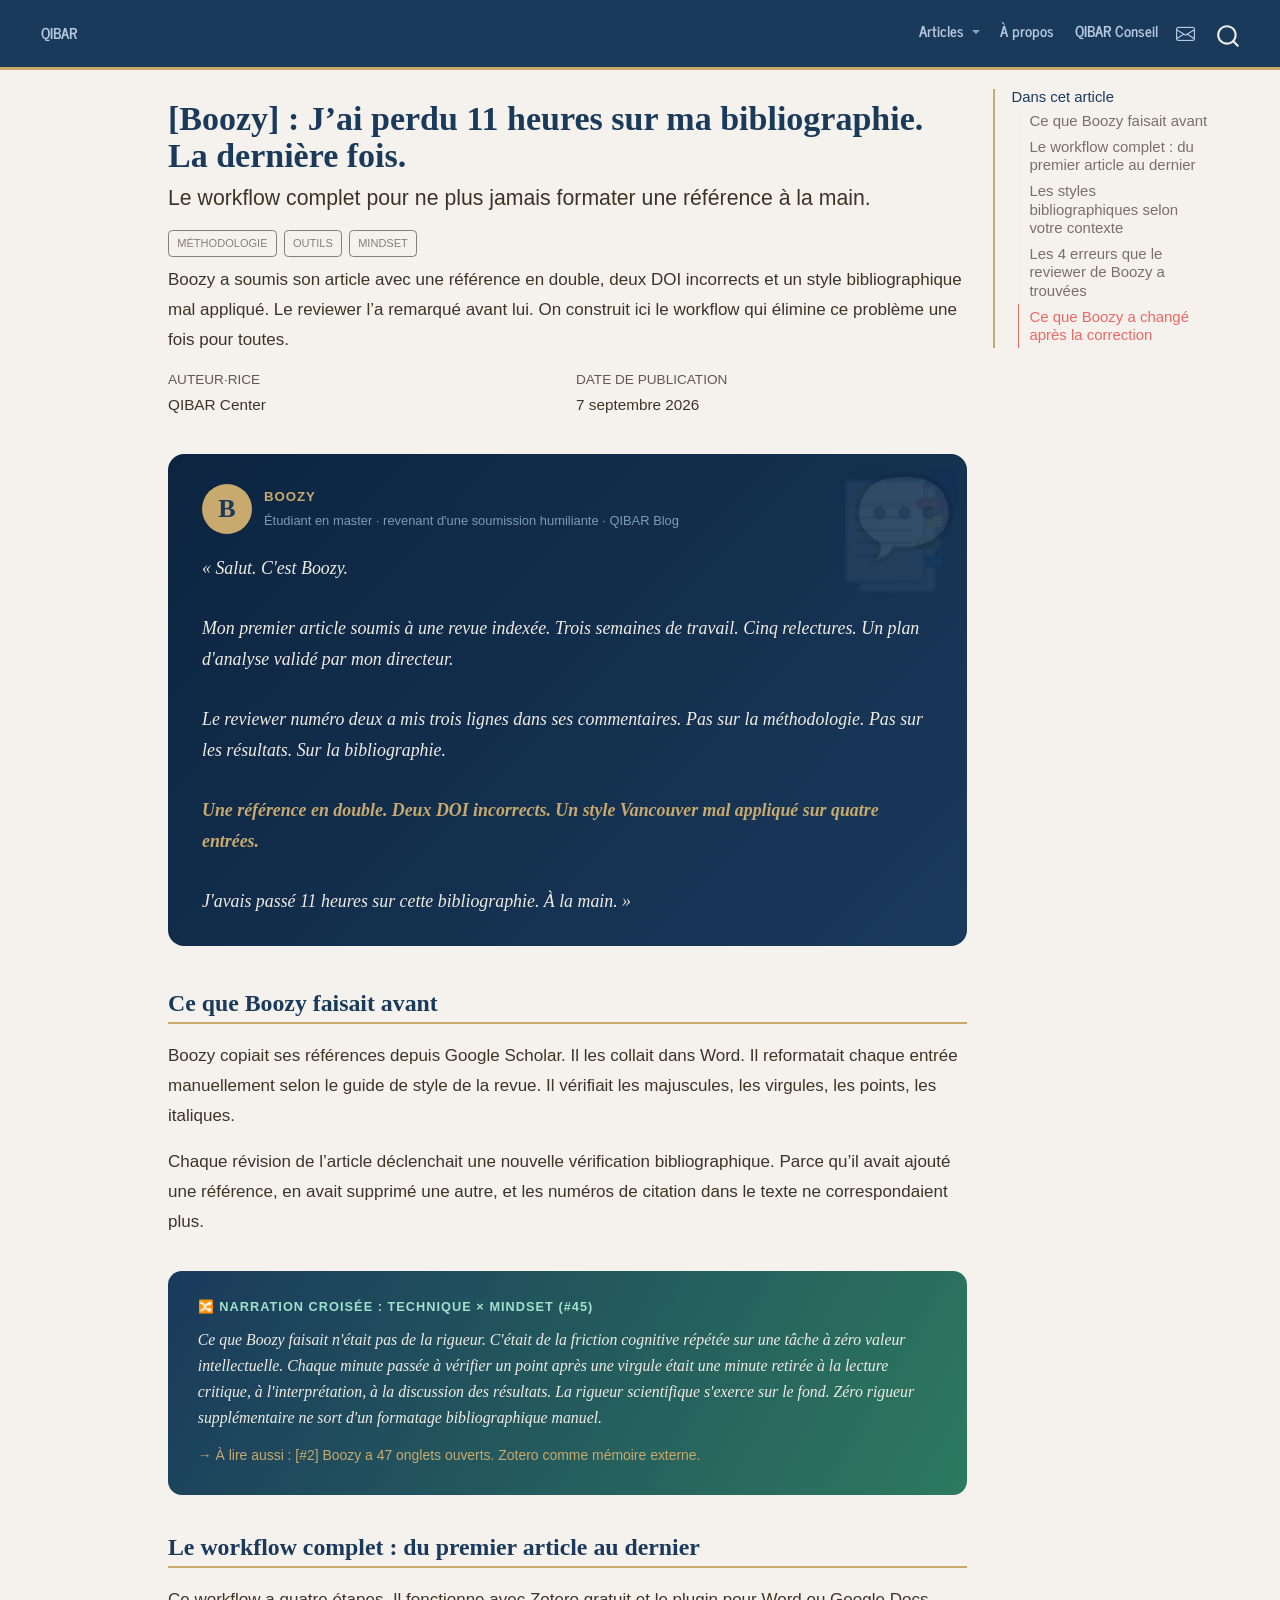
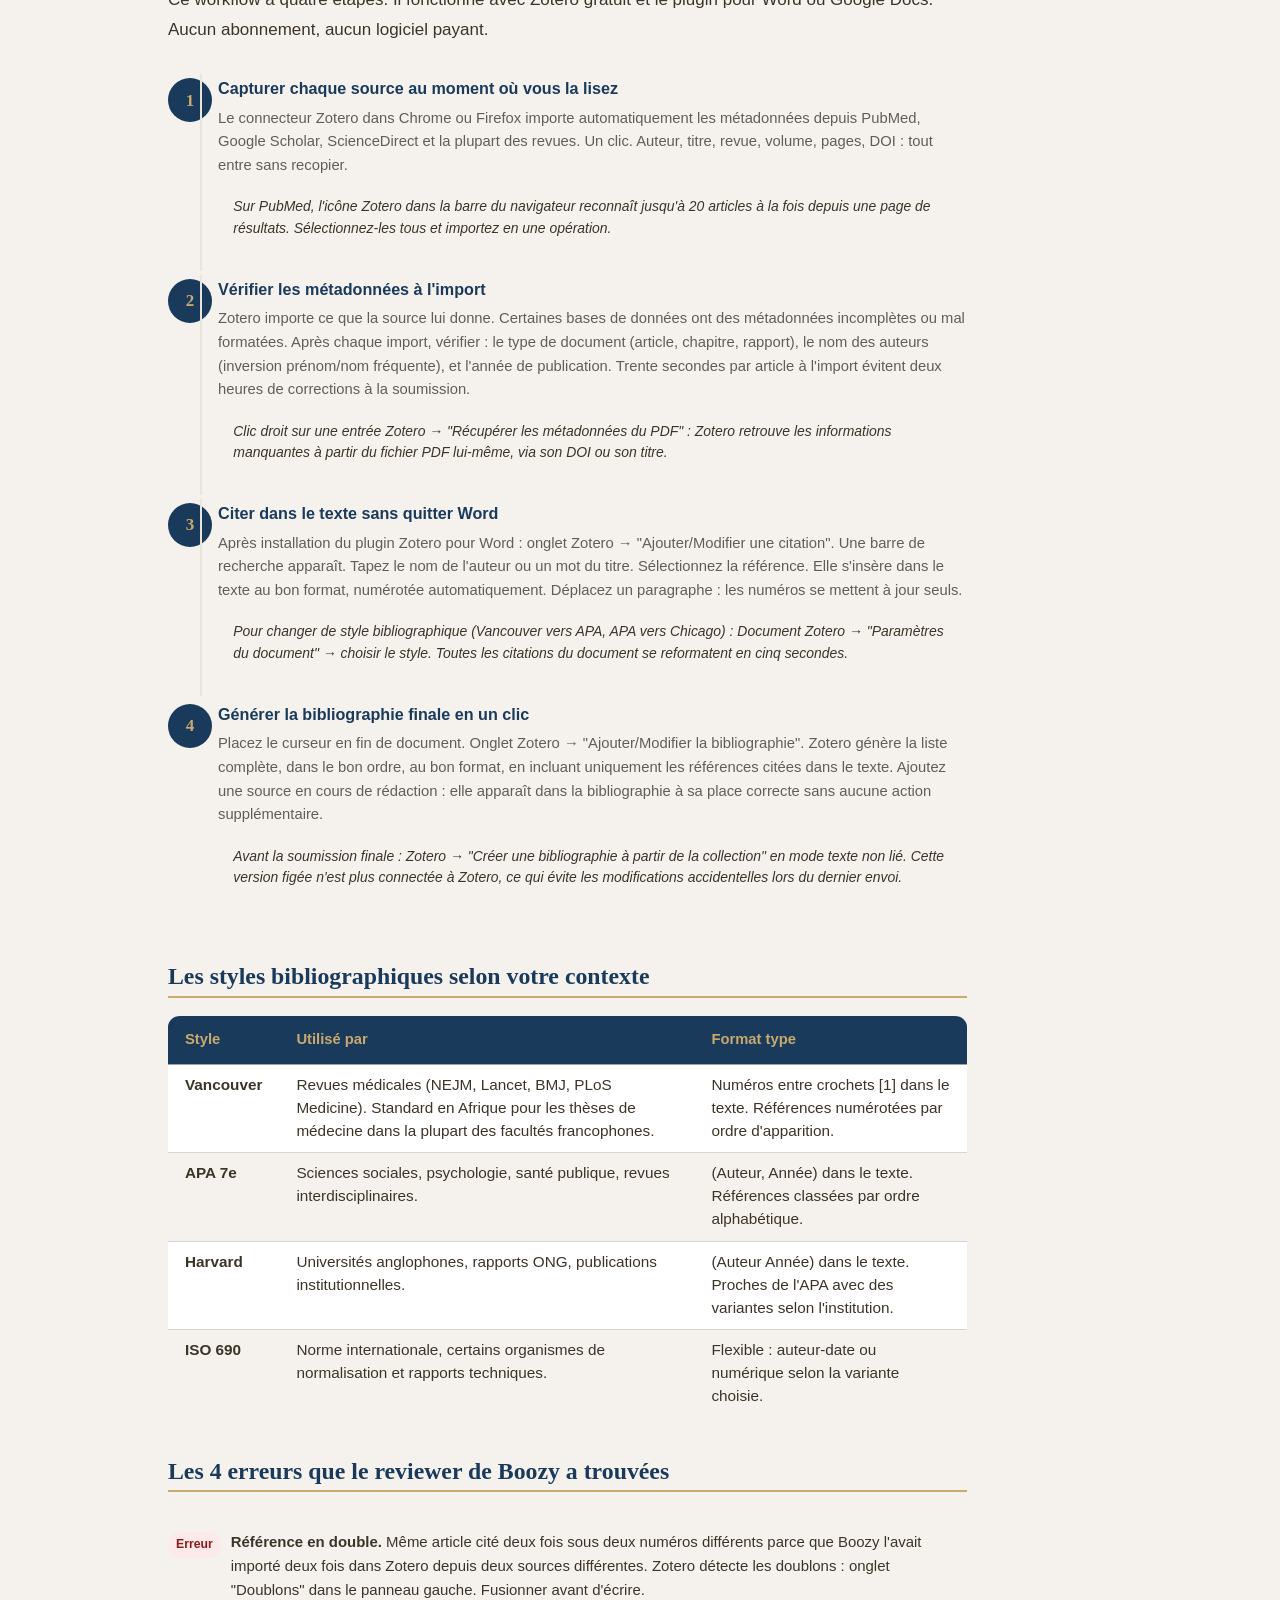
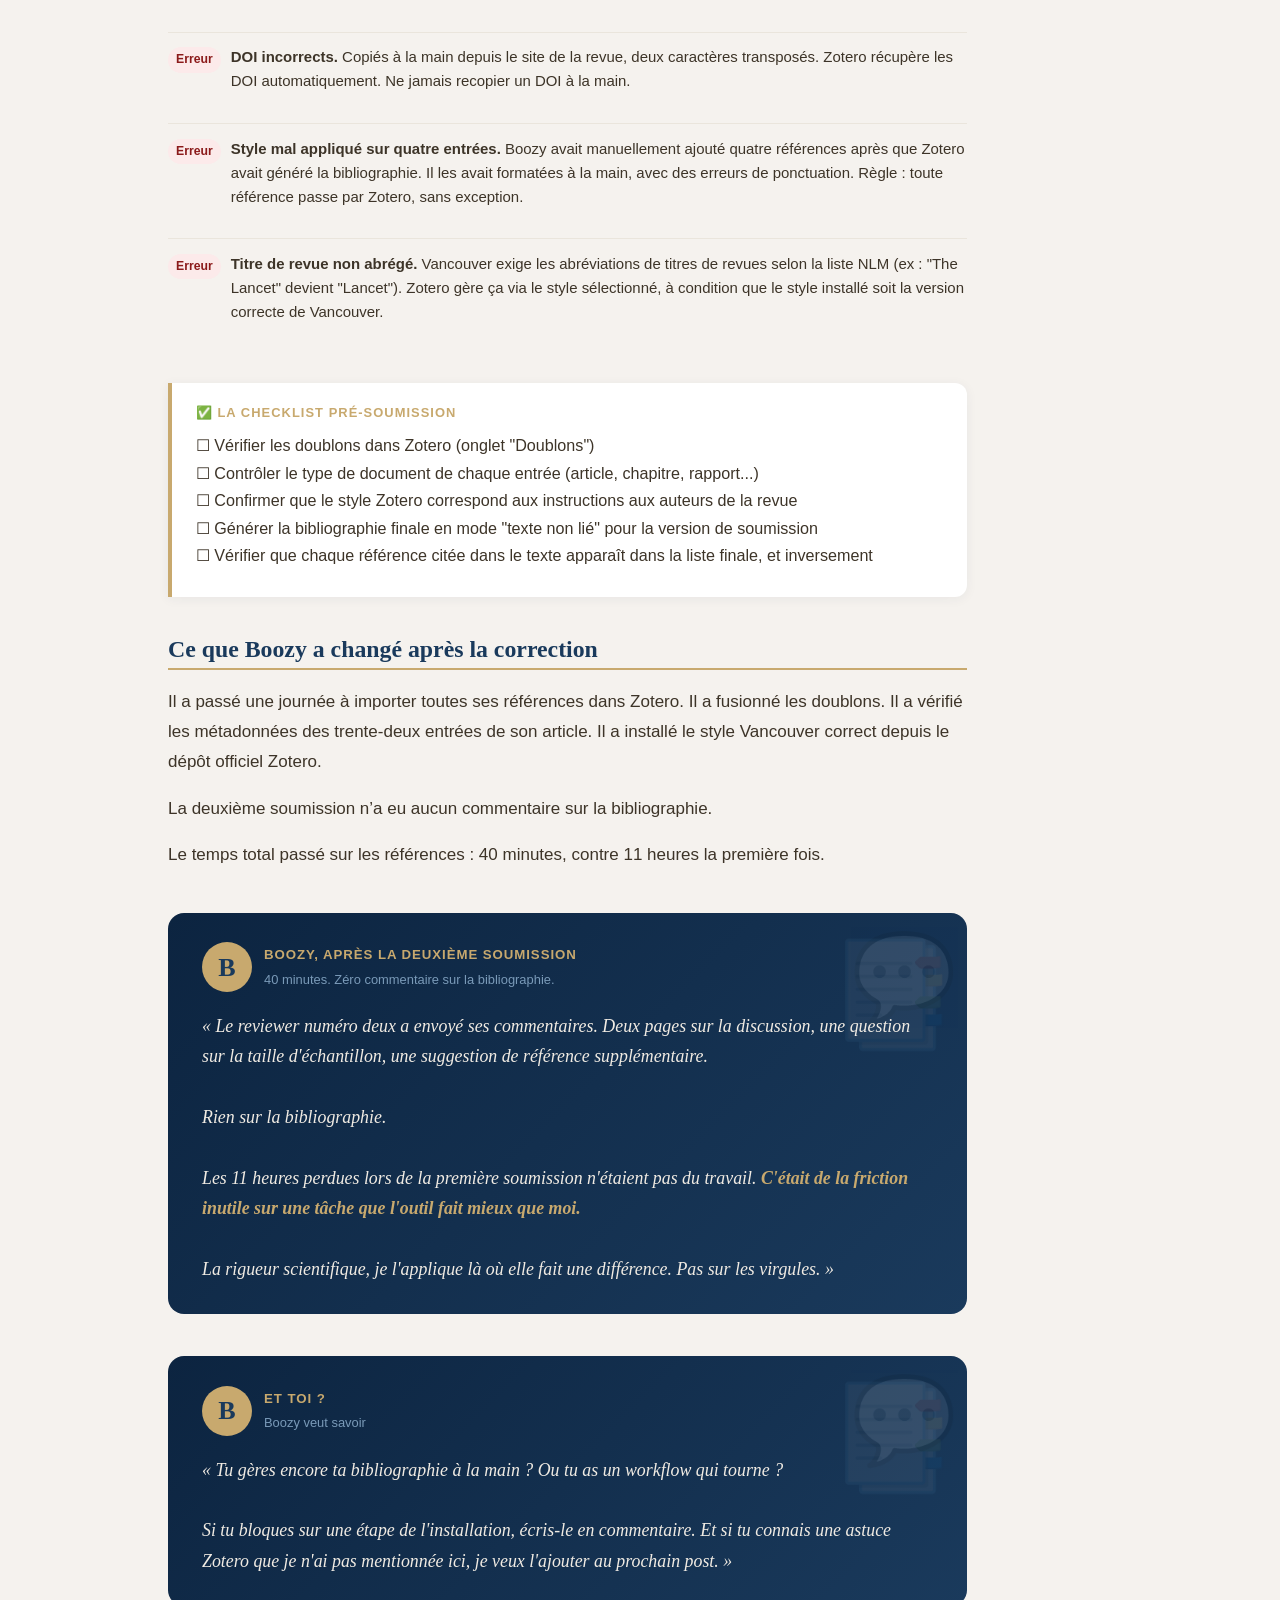
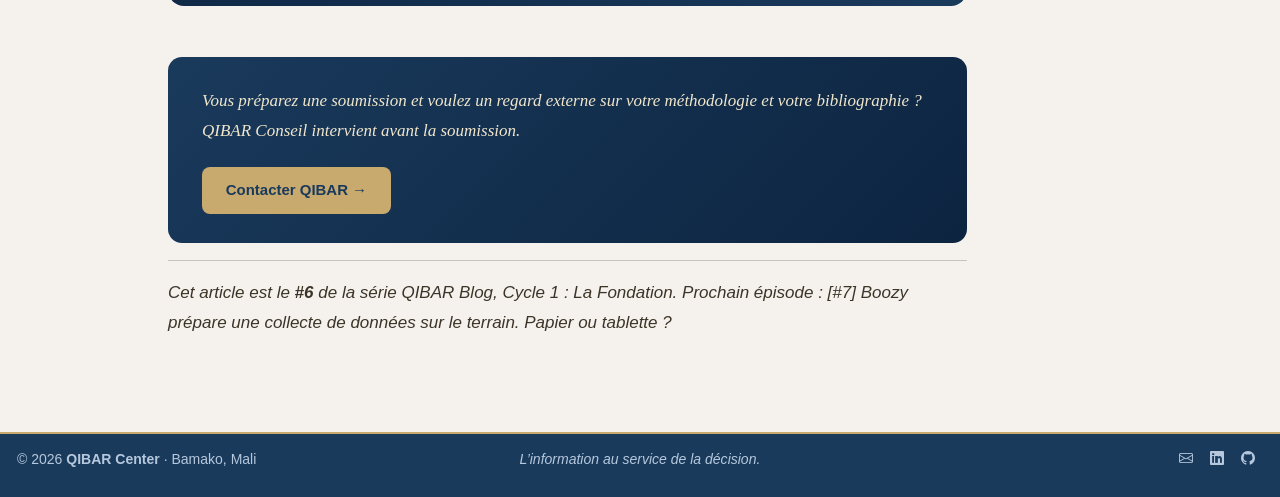
<file: docs/posts/006-boozy-workflow-biblio/index.html>
<!DOCTYPE html>
<html xmlns="http://www.w3.org/1999/xhtml" lang="fr" xml:lang="fr"><head>

<meta charset="utf-8">
<meta name="generator" content="quarto-1.6.32">

<meta name="viewport" content="width=device-width, initial-scale=1.0, user-scalable=yes">

<meta name="author" content="QIBAR Center">
<meta name="description" content="Boozy a soumis son article avec une référence en double, deux DOI incorrects et un style bibliographique mal appliqué. Le reviewer l’a remarqué avant lui. On construit ici le workflow qui élimine ce problème une fois pour toutes.">

<title>[Boozy] : J’ai perdu 11 heures sur ma bibliographie. La dernière fois. – QIBAR · Data &amp; Recherche</title>
<style>
code{white-space: pre-wrap;}
span.smallcaps{font-variant: small-caps;}
div.columns{display: flex; gap: min(4vw, 1.5em);}
div.column{flex: auto; overflow-x: auto;}
div.hanging-indent{margin-left: 1.5em; text-indent: -1.5em;}
ul.task-list{list-style: none;}
ul.task-list li input[type="checkbox"] {
  width: 0.8em;
  margin: 0 0.8em 0.2em -1em; /* quarto-specific, see https://github.com/quarto-dev/quarto-cli/issues/4556 */ 
  vertical-align: middle;
}
</style>


<script src="../../site_libs/quarto-nav/quarto-nav.js"></script>
<script src="../../site_libs/clipboard/clipboard.min.js"></script>
<script src="../../site_libs/quarto-search/autocomplete.umd.js"></script>
<script src="../../site_libs/quarto-search/fuse.min.js"></script>
<script src="../../site_libs/quarto-search/quarto-search.js"></script>
<meta name="quarto:offset" content="../../">
<script src="../../site_libs/quarto-html/quarto.js"></script>
<script src="../../site_libs/quarto-html/popper.min.js"></script>
<script src="../../site_libs/quarto-html/tippy.umd.min.js"></script>
<script src="../../site_libs/quarto-html/anchor.min.js"></script>
<link href="../../site_libs/quarto-html/tippy.css" rel="stylesheet">
<link href="../../site_libs/quarto-html/quarto-syntax-highlighting-fc6d358c97f25a8ea829b86655043430.css" rel="stylesheet" id="quarto-text-highlighting-styles">
<script src="../../site_libs/bootstrap/bootstrap.min.js"></script>
<link href="../../site_libs/bootstrap/bootstrap-icons.css" rel="stylesheet">
<link href="../../site_libs/bootstrap/bootstrap-5cda604207b2522b33111d29a4a27806.min.css" rel="stylesheet" append-hash="true" id="quarto-bootstrap" data-mode="light">
<script id="quarto-search-options" type="application/json">{
  "location": "navbar",
  "copy-button": false,
  "collapse-after": 3,
  "panel-placement": "end",
  "type": "overlay",
  "limit": 50,
  "keyboard-shortcut": [
    "f",
    "/",
    "s"
  ],
  "show-item-context": false,
  "language": {
    "search-no-results-text": "Pas de résultats",
    "search-matching-documents-text": "documents trouvés",
    "search-copy-link-title": "Copier le lien vers la recherche",
    "search-hide-matches-text": "Cacher les correspondances additionnelles",
    "search-more-match-text": "correspondance de plus dans ce document",
    "search-more-matches-text": "correspondances de plus dans ce document",
    "search-clear-button-title": "Effacer",
    "search-text-placeholder": "",
    "search-detached-cancel-button-title": "Annuler",
    "search-submit-button-title": "Envoyer",
    "search-label": "Recherche"
  }
}</script>
<style>html{ scroll-behavior: smooth; }</style>


<link rel="stylesheet" href="../../styles.css">
<meta property="og:title" content="QIBAR · Data &amp; Recherche">
<meta property="og:description" content="Analyse de données, épidémiologie et mindset du chercheur">
<meta property="og:image" content="cover.png">
<meta property="og:site_name" content="QIBAR · Data &amp; Recherche">
<meta name="twitter:title" content="[Boozy] : J’ai perdu 11 heures sur ma bibliographie. La dernière fois. – QIBAR · Data &amp; Recherche">
<meta name="twitter:description" content="Boozy a soumis son article avec une référence en double, deux DOI incorrects et un style bibliographique mal appliqué. Le reviewer l’a remarqué avant lui. On construit ici le workflow qui élimine ce problème une fois pour toutes.">
<meta name="twitter:image" content="cover.png">
<meta name="twitter:creator" content="@mahamoudkourei1">
<meta name="twitter:card" content="summary_large_image">
</head>

<body class="nav-fixed">

<div id="quarto-search-results"></div>
  <header id="quarto-header" class="headroom fixed-top">
    <nav class="navbar navbar-expand-lg " data-bs-theme="dark">
      <div class="navbar-container container-fluid">
            <div id="quarto-search" class="" title="Recherche"></div>
          <button class="navbar-toggler" type="button" data-bs-toggle="collapse" data-bs-target="#navbarCollapse" aria-controls="navbarCollapse" role="menu" aria-expanded="false" aria-label="Basculer la navigation" onclick="if (window.quartoToggleHeadroom) { window.quartoToggleHeadroom(); }">
  <span class="navbar-toggler-icon"></span>
</button>
          <div class="collapse navbar-collapse" id="navbarCollapse">
            <ul class="navbar-nav navbar-nav-scroll me-auto">
  <li class="nav-item">
    <a class="nav-link" href="../../index.html"> 
<span class="menu-text"><strong>Q</strong>IBAR</span></a>
  </li>  
</ul>
            <ul class="navbar-nav navbar-nav-scroll ms-auto">
  <li class="nav-item dropdown ">
    <a class="nav-link dropdown-toggle" href="#" id="nav-menu-articles" role="link" data-bs-toggle="dropdown" aria-expanded="false">
 <span class="menu-text">Articles</span>
    </a>
    <ul class="dropdown-menu dropdown-menu-end" aria-labelledby="nav-menu-articles">    
        <li>
    <a class="dropdown-item" href="../../index.html#analyse">
 <span class="dropdown-text">📊 Analyse &amp; R</span></a>
  </li>  
        <li>
    <a class="dropdown-item" href="../../index.html#carto">
 <span class="dropdown-text">🗺️ Cartographie</span></a>
  </li>  
        <li>
    <a class="dropdown-item" href="../../index.html#meta">
 <span class="dropdown-text">🔬 Méta-analyse</span></a>
  </li>  
        <li>
    <a class="dropdown-item" href="../../index.html#mindset">
 <span class="dropdown-text">🧠 Mindset &amp; Soft Skills</span></a>
  </li>  
        <li>
    <a class="dropdown-item" href="../../index.html#epi">
 <span class="dropdown-text">🧬 Épidémiologie</span></a>
  </li>  
        <li>
    <a class="dropdown-item" href="../../index.html#neuro">
 <span class="dropdown-text">⚡ Neurosciences</span></a>
  </li>  
    </ul>
  </li>
  <li class="nav-item">
    <a class="nav-link" href="../../about.html"> 
<span class="menu-text">À propos</span></a>
  </li>  
  <li class="nav-item">
    <a class="nav-link" href="mailto:mahamoud.koureichi@gmail.com"> 
<span class="menu-text">QIBAR Conseil</span></a>
  </li>  
  <li class="nav-item compact">
    <a class="nav-link" href="mailto:mahamoud.koureichi@gmail.com"> <i class="bi bi-envelope" role="img" aria-label="Email">
</i> 
<span class="menu-text"></span></a>
  </li>  
</ul>
          </div> <!-- /navcollapse -->
            <div class="quarto-navbar-tools">
</div>
      </div> <!-- /container-fluid -->
    </nav>
</header>
<!-- content -->
<div id="quarto-content" class="quarto-container page-columns page-rows-contents page-layout-article page-navbar">
<!-- sidebar -->
<!-- margin-sidebar -->
    <div id="quarto-margin-sidebar" class="sidebar margin-sidebar">
        <nav id="TOC" role="doc-toc" class="toc-active">
    <h2 id="toc-title">Dans cet article</h2>
   
  <ul>
  <li><a href="#ce-que-boozy-faisait-avant" id="toc-ce-que-boozy-faisait-avant" class="nav-link active" data-scroll-target="#ce-que-boozy-faisait-avant">Ce que Boozy faisait avant</a></li>
  <li><a href="#le-workflow-complet-du-premier-article-au-dernier" id="toc-le-workflow-complet-du-premier-article-au-dernier" class="nav-link" data-scroll-target="#le-workflow-complet-du-premier-article-au-dernier">Le workflow complet : du premier article au dernier</a></li>
  <li><a href="#les-styles-bibliographiques-selon-votre-contexte" id="toc-les-styles-bibliographiques-selon-votre-contexte" class="nav-link" data-scroll-target="#les-styles-bibliographiques-selon-votre-contexte">Les styles bibliographiques selon votre contexte</a></li>
  <li><a href="#les-4-erreurs-que-le-reviewer-de-boozy-a-trouvées" id="toc-les-4-erreurs-que-le-reviewer-de-boozy-a-trouvées" class="nav-link" data-scroll-target="#les-4-erreurs-que-le-reviewer-de-boozy-a-trouvées">Les 4 erreurs que le reviewer de Boozy a trouvées</a></li>
  <li><a href="#ce-que-boozy-a-changé-après-la-correction" id="toc-ce-que-boozy-a-changé-après-la-correction" class="nav-link" data-scroll-target="#ce-que-boozy-a-changé-après-la-correction">Ce que Boozy a changé après la correction</a></li>
  </ul>
</nav>
    </div>
<!-- main -->
<main class="content" id="quarto-document-content">

<header id="title-block-header" class="quarto-title-block default">
<div class="quarto-title">
<h1 class="title">[Boozy] : J’ai perdu 11 heures sur ma bibliographie. La dernière fois.</h1>
<p class="subtitle lead">Le workflow complet pour ne plus jamais formater une référence à la main.</p>
  <div class="quarto-categories">
    <div class="quarto-category">Méthodologie</div>
    <div class="quarto-category">Outils</div>
    <div class="quarto-category">Mindset</div>
  </div>
  </div>

<div>
  <div class="description">
    Boozy a soumis son article avec une référence en double, deux DOI incorrects et un style bibliographique mal appliqué. Le reviewer l’a remarqué avant lui. On construit ici le workflow qui élimine ce problème une fois pour toutes.
  </div>
</div>


<div class="quarto-title-meta">

    <div>
    <div class="quarto-title-meta-heading">Auteur·rice</div>
    <div class="quarto-title-meta-contents">
             <p>QIBAR Center </p>
          </div>
  </div>
    
    <div>
    <div class="quarto-title-meta-heading">Date de publication</div>
    <div class="quarto-title-meta-contents">
      <p class="date">7 septembre 2026</p>
    </div>
  </div>
  
    
  </div>
  


</header>


<style>
.boozy-block {
  background: linear-gradient(135deg, #0C2440, #1A3A5C);
  border-radius: 16px; padding: 1.75rem 2rem;
  margin: 2rem 0 2.5rem; position: relative; overflow: hidden;
}
.boozy-block::after {
  content: "📑"; position: absolute; top: -8px; right: 12px;
  font-size: 6rem; opacity: 0.06; pointer-events: none;
}
.boozy-avatar { display:flex; align-items:center; gap:12px; margin-bottom:1.1rem; }
.boozy-monogram {
  width:50px; height:50px; border-radius:50%; background:#C8A96E;
  display:flex; align-items:center; justify-content:center;
  font-family:Georgia,serif; font-size:26px; font-weight:700;
  color:#1A3A5C; flex-shrink:0;
}
.boozy-name  { font-size:.78rem; font-weight:700; color:#C8A96E; letter-spacing:.07em; text-transform:uppercase; display:block; }
.boozy-role  { font-size:.76rem; color:#7A9AB8; display:block; margin-top:2px; }
.boozy-speech { font-family:Georgia,serif; font-style:italic; font-size:1.05rem; color:#F0EBE3; line-height:1.7; margin:0; }

.crossover-box {
  background: linear-gradient(120deg, #1A3A5C 0%, #2D7A5F 100%);
  border-radius:14px; padding:1.5rem 1.75rem; margin:2rem 0;
}
.crossover-box .cx-label { font-size:.75rem; font-weight:700; text-transform:uppercase; letter-spacing:.08em; color:#9FE1CB; margin-bottom:.5rem; display:block; }
.crossover-box p { font-size:.93rem; color:#F0EBE3; font-family:Georgia,serif; font-style:italic; line-height:1.65; margin:0 0 .5rem; }
.crossover-box .cx-link { font-size:.82rem; color:#C8A96E; font-style:normal; }

.qibar-section {
  border-left:4px solid #C8A96E; background:#ffffff;
  border-radius:0 12px 12px 0; padding:1.1rem 1.4rem;
  margin:1.75rem 0; box-shadow:0 2px 12px rgba(26,58,92,.06);
}
.qibar-section .qs-label {
  font-size:.76rem; font-weight:700; text-transform:uppercase;
  letter-spacing:.08em; color:#C8A96E; margin:0 0 .5rem;
  display:flex; align-items:center; gap:6px;
}
.qibar-section p, .qibar-section li { font-size:.95rem; color:#3D3428; margin:0 0 .5rem; line-height:1.7; }
.qibar-section code { font-size:.88rem; background:#F5F2EE; padding:1px 6px; border-radius:4px; }

/* Workflow visuel */
.wf-grid {
  display:grid; gap:0;
  margin:1.75rem 0;
}
.wf-step {
  display:grid; grid-template-columns:48px 1fr;
  gap:0 16px; margin-bottom:4px;
}
.wf-num {
  width:44px; height:44px; border-radius:50%;
  background:#1A3A5C; color:#C8A96E;
  display:flex; align-items:center; justify-content:center;
  font-family:Georgia,serif; font-size:1rem; font-weight:700;
  flex-shrink:0; margin-top:4px;
}
.wf-body { padding-bottom:1rem; border-left:2px solid #EAE5DC; padding-left:16px; margin-left:-32px; padding-bottom:1.25rem; }
.wf-step:last-child .wf-body { border-color:transparent; }
.wf-title { font-size:.95rem; font-weight:600; color:#1A3A5C; margin:0 0 4px; }
.wf-desc { font-size:.87rem; color:#5F5E5A; margin:0 0 .5rem; line-height:1.6; }
.wf-tip {
  background:#F5F2EE; border-radius:8px;
  padding:.6rem .9rem; font-size:.82rem;
  color:#3D3428; line-height:1.55; font-style:italic;
}

/* Tableau styles bibliographiques */
.style-table { width:100%; border-collapse:collapse; margin:1.5rem 0; font-size:.87rem; border-radius:12px; overflow:hidden; }
.style-table thead tr { background:#1A3A5C; }
.style-table thead th { color:#C8A96E; font-weight:600; padding:.65rem 1rem; text-align:left; }
.style-table tbody tr:nth-child(even) { background:#F5F2EE; }
.style-table tbody tr:nth-child(odd)  { background:#fff; }
.style-table tbody td { padding:.55rem 1rem; color:#3D3428; vertical-align:top; line-height:1.5; }

/* Erreurs */
.err-row { display:flex; align-items:flex-start; gap:10px; padding:.75rem 0; border-bottom:0.5px solid #EAE5DC; }
.err-row:last-child { border:none; }
.err-badge { font-size:.72rem; font-weight:700; padding:2px 8px; border-radius:99px; white-space:nowrap; flex-shrink:0; margin-top:2px; }
.eb-red   { background:#FCEAEA; color:#8B1A1A; }
.eb-fix   { background:#EBF5F0; color:#1A6B3A; }
.err-text { font-size:.88rem; color:#3D3428; line-height:1.6; }

.post-cta {
  background:linear-gradient(135deg,#1A3A5C,#0C2440); border-radius:14px;
  padding:1.75rem 2rem; margin-top:3rem;
  display:flex; align-items:center; justify-content:space-between; gap:1.25rem; flex-wrap:wrap;
}
.post-cta p { color:#F0E6CC; margin:0; font-family:Georgia,serif; font-style:italic; font-size:1rem; }
.post-cta a { background:#C8A96E; color:#1A3A5C; font-weight:700; font-size:.88rem; padding:.6rem 1.4rem; border-radius:8px; text-decoration:none; white-space:nowrap; }
</style>

<div class="boozy-block">
  <div class="boozy-avatar">
    <div class="boozy-monogram">B</div>
    <div>
      <span class="boozy-name">Boozy</span>
      <span class="boozy-role">Étudiant en master · revenant d'une soumission humiliante · QIBAR Blog</span>
    </div>
  </div>
  <p class="boozy-speech">
    « Salut. C'est Boozy.<br><br>
    Mon premier article soumis à une revue indexée. Trois semaines de travail. Cinq relectures. Un plan d'analyse validé par mon directeur.<br><br>
    Le reviewer numéro deux a mis trois lignes dans ses commentaires. Pas sur la méthodologie. Pas sur les résultats. Sur la bibliographie.<br><br>
    <strong style="color:#C8A96E">Une référence en double. Deux DOI incorrects. Un style Vancouver mal appliqué sur quatre entrées.</strong><br><br>
    J'avais passé 11 heures sur cette bibliographie. À la main. »
  </p>
</div>
<section id="ce-que-boozy-faisait-avant" class="level2">
<h2 class="anchored" data-anchor-id="ce-que-boozy-faisait-avant">Ce que Boozy faisait avant</h2>
<p>Boozy copiait ses références depuis Google Scholar. Il les collait dans Word. Il reformatait chaque entrée manuellement selon le guide de style de la revue. Il vérifiait les majuscules, les virgules, les points, les italiques.</p>
<p>Chaque révision de l’article déclenchait une nouvelle vérification bibliographique. Parce qu’il avait ajouté une référence, en avait supprimé une autre, et les numéros de citation dans le texte ne correspondaient plus.</p>
<div class="crossover-box">
  <span class="cx-label">🔀 Narration croisée : Technique × Mindset (#45)</span>
  <p>Ce que Boozy faisait n'était pas de la rigueur. C'était de la friction cognitive répétée sur une tâche à zéro valeur intellectuelle. Chaque minute passée à vérifier un point après une virgule était une minute retirée à la lecture critique, à l'interprétation, à la discussion des résultats. La rigueur scientifique s'exerce sur le fond. Zéro rigueur supplémentaire ne sort d'un formatage bibliographique manuel.</p>
  <span class="cx-link">→ À lire aussi : [#2] Boozy a 47 onglets ouverts. Zotero comme mémoire externe.</span>
</div>
</section>
<section id="le-workflow-complet-du-premier-article-au-dernier" class="level2">
<h2 class="anchored" data-anchor-id="le-workflow-complet-du-premier-article-au-dernier">Le workflow complet : du premier article au dernier</h2>
<p>Ce workflow a quatre étapes. Il fonctionne avec Zotero gratuit et le plugin pour Word ou Google Docs. Aucun abonnement, aucun logiciel payant.</p>
<div class="wf-grid">

  <div class="wf-step">
    <div class="wf-num">1</div>
    <div class="wf-body">
      <p class="wf-title">Capturer chaque source au moment où vous la lisez</p>
      <p class="wf-desc">Le connecteur Zotero dans Chrome ou Firefox importe automatiquement les métadonnées depuis PubMed, Google Scholar, ScienceDirect et la plupart des revues. Un clic. Auteur, titre, revue, volume, pages, DOI : tout entre sans recopier.</p>
      <div class="wf-tip">Sur PubMed, l'icône Zotero dans la barre du navigateur reconnaît jusqu'à 20 articles à la fois depuis une page de résultats. Sélectionnez-les tous et importez en une opération.</div>
    </div>
  </div>

  <div class="wf-step">
    <div class="wf-num">2</div>
    <div class="wf-body">
      <p class="wf-title">Vérifier les métadonnées à l'import</p>
      <p class="wf-desc">Zotero importe ce que la source lui donne. Certaines bases de données ont des métadonnées incomplètes ou mal formatées. Après chaque import, vérifier : le type de document (article, chapitre, rapport), le nom des auteurs (inversion prénom/nom fréquente), et l'année de publication. Trente secondes par article à l'import évitent deux heures de corrections à la soumission.</p>
      <div class="wf-tip">Clic droit sur une entrée Zotero → "Récupérer les métadonnées du PDF" : Zotero retrouve les informations manquantes à partir du fichier PDF lui-même, via son DOI ou son titre.</div>
    </div>
  </div>

  <div class="wf-step">
    <div class="wf-num">3</div>
    <div class="wf-body">
      <p class="wf-title">Citer dans le texte sans quitter Word</p>
      <p class="wf-desc">Après installation du plugin Zotero pour Word : onglet Zotero → "Ajouter/Modifier une citation". Une barre de recherche apparaît. Tapez le nom de l'auteur ou un mot du titre. Sélectionnez la référence. Elle s'insère dans le texte au bon format, numérotée automatiquement. Déplacez un paragraphe : les numéros se mettent à jour seuls.</p>
      <div class="wf-tip">Pour changer de style bibliographique (Vancouver vers APA, APA vers Chicago) : Document Zotero → "Paramètres du document" → choisir le style. Toutes les citations du document se reformatent en cinq secondes.</div>
    </div>
  </div>

  <div class="wf-step">
    <div class="wf-num">4</div>
    <div class="wf-body">
      <p class="wf-title">Générer la bibliographie finale en un clic</p>
      <p class="wf-desc">Placez le curseur en fin de document. Onglet Zotero → "Ajouter/Modifier la bibliographie". Zotero génère la liste complète, dans le bon ordre, au bon format, en incluant uniquement les références citées dans le texte. Ajoutez une source en cours de rédaction : elle apparaît dans la bibliographie à sa place correcte sans aucune action supplémentaire.</p>
      <div class="wf-tip">Avant la soumission finale : Zotero → "Créer une bibliographie à partir de la collection" en mode texte non lié. Cette version figée n'est plus connectée à Zotero, ce qui évite les modifications accidentelles lors du dernier envoi.</div>
    </div>
  </div>

</div>
</section>
<section id="les-styles-bibliographiques-selon-votre-contexte" class="level2">
<h2 class="anchored" data-anchor-id="les-styles-bibliographiques-selon-votre-contexte">Les styles bibliographiques selon votre contexte</h2>
<table class="style-table caption-top table" data-quarto-postprocess="true">
<thead>
<tr class="header">
<th data-quarto-table-cell-role="th">Style</th>
<th data-quarto-table-cell-role="th">Utilisé par</th>
<th data-quarto-table-cell-role="th">Format type</th>
</tr>
</thead>
<tbody>
<tr class="odd">
<td><strong>Vancouver</strong></td>
<td>Revues médicales (NEJM, Lancet, BMJ, PLoS Medicine). Standard en Afrique pour les thèses de médecine dans la plupart des facultés francophones.</td>
<td>Numéros entre crochets [1] dans le texte. Références numérotées par ordre d'apparition.</td>
</tr>
<tr class="even">
<td><strong>APA 7e</strong></td>
<td>Sciences sociales, psychologie, santé publique, revues interdisciplinaires.</td>
<td>(Auteur, Année) dans le texte. Références classées par ordre alphabétique.</td>
</tr>
<tr class="odd">
<td><strong>Harvard</strong></td>
<td>Universités anglophones, rapports ONG, publications institutionnelles.</td>
<td>(Auteur Année) dans le texte. Proches de l'APA avec des variantes selon l'institution.</td>
</tr>
<tr class="even">
<td><strong>ISO 690</strong></td>
<td>Norme internationale, certains organismes de normalisation et rapports techniques.</td>
<td>Flexible : auteur-date ou numérique selon la variante choisie.</td>
</tr>
</tbody>
</table>
</section>
<section id="les-4-erreurs-que-le-reviewer-de-boozy-a-trouvées" class="level2">
<h2 class="anchored" data-anchor-id="les-4-erreurs-que-le-reviewer-de-boozy-a-trouvées">Les 4 erreurs que le reviewer de Boozy a trouvées</h2>
<div style="margin:1.5rem 0">
  <div class="err-row">
    <span class="err-badge eb-red">Erreur</span>
    <p class="err-text"><strong>Référence en double.</strong> Même article cité deux fois sous deux numéros différents parce que Boozy l'avait importé deux fois dans Zotero depuis deux sources différentes. Zotero détecte les doublons : onglet "Doublons" dans le panneau gauche. Fusionner avant d'écrire.</p>
  </div>
  <div class="err-row">
    <span class="err-badge eb-red">Erreur</span>
    <p class="err-text"><strong>DOI incorrects.</strong> Copiés à la main depuis le site de la revue, deux caractères transposés. Zotero récupère les DOI automatiquement. Ne jamais recopier un DOI à la main.</p>
  </div>
  <div class="err-row">
    <span class="err-badge eb-red">Erreur</span>
    <p class="err-text"><strong>Style mal appliqué sur quatre entrées.</strong> Boozy avait manuellement ajouté quatre références après que Zotero avait généré la bibliographie. Il les avait formatées à la main, avec des erreurs de ponctuation. Règle : toute référence passe par Zotero, sans exception.</p>
  </div>
  <div class="err-row">
    <span class="err-badge eb-red">Erreur</span>
    <p class="err-text"><strong>Titre de revue non abrégé.</strong> Vancouver exige les abréviations de titres de revues selon la liste NLM (ex : "The Lancet" devient "Lancet"). Zotero gère ça via le style sélectionné, à condition que le style installé soit la version correcte de Vancouver.</p>
  </div>
</div>

<div class="qibar-section">
  <p class="qs-label">✅ La checklist pré-soumission</p>
  <p>
    ☐ Vérifier les doublons dans Zotero (onglet "Doublons")<br>
    ☐ Contrôler le type de document de chaque entrée (article, chapitre, rapport...)<br>
    ☐ Confirmer que le style Zotero correspond aux instructions aux auteurs de la revue<br>
    ☐ Générer la bibliographie finale en mode "texte non lié" pour la version de soumission<br>
    ☐ Vérifier que chaque référence citée dans le texte apparaît dans la liste finale, et inversement
  </p>
</div>
</section>
<section id="ce-que-boozy-a-changé-après-la-correction" class="level2">
<h2 class="anchored" data-anchor-id="ce-que-boozy-a-changé-après-la-correction">Ce que Boozy a changé après la correction</h2>
<p>Il a passé une journée à importer toutes ses références dans Zotero. Il a fusionné les doublons. Il a vérifié les métadonnées des trente-deux entrées de son article. Il a installé le style Vancouver correct depuis le dépôt officiel Zotero.</p>
<p>La deuxième soumission n’a eu aucun commentaire sur la bibliographie.</p>
<p>Le temps total passé sur les références : 40 minutes, contre 11 heures la première fois.</p>
<div class="boozy-block" style="margin-top:2.5rem">
  <div class="boozy-avatar">
    <div class="boozy-monogram">B</div>
    <div>
      <span class="boozy-name">Boozy, après la deuxième soumission</span>
      <span class="boozy-role">40 minutes. Zéro commentaire sur la bibliographie.</span>
    </div>
  </div>
  <p class="boozy-speech">
    « Le reviewer numéro deux a envoyé ses commentaires. Deux pages sur la discussion, une question sur la taille d'échantillon, une suggestion de référence supplémentaire.<br><br>
    Rien sur la bibliographie.<br><br>
    Les 11 heures perdues lors de la première soumission n'étaient pas du travail. <strong style="color:#C8A96E">C'était de la friction inutile sur une tâche que l'outil fait mieux que moi.</strong><br><br>
    La rigueur scientifique, je l'applique là où elle fait une différence. Pas sur les virgules. »
  </p>
</div>

<div class="boozy-block">
  <div class="boozy-avatar">
    <div class="boozy-monogram">B</div>
    <div>
      <span class="boozy-name">Et toi ?</span>
      <span class="boozy-role">Boozy veut savoir</span>
    </div>
  </div>
  <p class="boozy-speech">
    « Tu gères encore ta bibliographie à la main ? Ou tu as un workflow qui tourne ?<br><br>
    Si tu bloques sur une étape de l'installation, écris-le en commentaire. Et si tu connais une astuce Zotero que je n'ai pas mentionnée ici, je veux l'ajouter au prochain post. »
  </p>
</div>

<div class="post-cta">
  <p>Vous préparez une soumission et voulez un regard externe sur votre méthodologie et votre bibliographie ?<br>QIBAR Conseil intervient avant la soumission.</p>
  <a href="mailto:mahamoud.koureichi@gmail.com">Contacter QIBAR →</a>
</div>
<hr>
<p><em>Cet article est le <strong>#6</strong> de la série QIBAR Blog, Cycle 1 : La Fondation. Prochain épisode : [#7] Boozy prépare une collecte de données sur le terrain. Papier ou tablette ?</em></p>


</section>

</main> <!-- /main -->
<script id="quarto-html-after-body" type="application/javascript">
window.document.addEventListener("DOMContentLoaded", function (event) {
  const toggleBodyColorMode = (bsSheetEl) => {
    const mode = bsSheetEl.getAttribute("data-mode");
    const bodyEl = window.document.querySelector("body");
    if (mode === "dark") {
      bodyEl.classList.add("quarto-dark");
      bodyEl.classList.remove("quarto-light");
    } else {
      bodyEl.classList.add("quarto-light");
      bodyEl.classList.remove("quarto-dark");
    }
  }
  const toggleBodyColorPrimary = () => {
    const bsSheetEl = window.document.querySelector("link#quarto-bootstrap");
    if (bsSheetEl) {
      toggleBodyColorMode(bsSheetEl);
    }
  }
  toggleBodyColorPrimary();  
  const icon = "";
  const anchorJS = new window.AnchorJS();
  anchorJS.options = {
    placement: 'right',
    icon: icon
  };
  anchorJS.add('.anchored');
  const isCodeAnnotation = (el) => {
    for (const clz of el.classList) {
      if (clz.startsWith('code-annotation-')) {                     
        return true;
      }
    }
    return false;
  }
  const onCopySuccess = function(e) {
    // button target
    const button = e.trigger;
    // don't keep focus
    button.blur();
    // flash "checked"
    button.classList.add('code-copy-button-checked');
    var currentTitle = button.getAttribute("title");
    button.setAttribute("title", "Copié");
    let tooltip;
    if (window.bootstrap) {
      button.setAttribute("data-bs-toggle", "tooltip");
      button.setAttribute("data-bs-placement", "left");
      button.setAttribute("data-bs-title", "Copié");
      tooltip = new bootstrap.Tooltip(button, 
        { trigger: "manual", 
          customClass: "code-copy-button-tooltip",
          offset: [0, -8]});
      tooltip.show();    
    }
    setTimeout(function() {
      if (tooltip) {
        tooltip.hide();
        button.removeAttribute("data-bs-title");
        button.removeAttribute("data-bs-toggle");
        button.removeAttribute("data-bs-placement");
      }
      button.setAttribute("title", currentTitle);
      button.classList.remove('code-copy-button-checked');
    }, 1000);
    // clear code selection
    e.clearSelection();
  }
  const getTextToCopy = function(trigger) {
      const codeEl = trigger.previousElementSibling.cloneNode(true);
      for (const childEl of codeEl.children) {
        if (isCodeAnnotation(childEl)) {
          childEl.remove();
        }
      }
      return codeEl.innerText;
  }
  const clipboard = new window.ClipboardJS('.code-copy-button:not([data-in-quarto-modal])', {
    text: getTextToCopy
  });
  clipboard.on('success', onCopySuccess);
  if (window.document.getElementById('quarto-embedded-source-code-modal')) {
    // For code content inside modals, clipBoardJS needs to be initialized with a container option
    // TODO: Check when it could be a function (https://github.com/zenorocha/clipboard.js/issues/860)
    const clipboardModal = new window.ClipboardJS('.code-copy-button[data-in-quarto-modal]', {
      text: getTextToCopy,
      container: window.document.getElementById('quarto-embedded-source-code-modal')
    });
    clipboardModal.on('success', onCopySuccess);
  }
    var localhostRegex = new RegExp(/^(?:http|https):\/\/localhost\:?[0-9]*\//);
    var mailtoRegex = new RegExp(/^mailto:/);
      var filterRegex = new RegExp('/' + window.location.host + '/');
    var isInternal = (href) => {
        return filterRegex.test(href) || localhostRegex.test(href) || mailtoRegex.test(href);
    }
    // Inspect non-navigation links and adorn them if external
 	var links = window.document.querySelectorAll('a[href]:not(.nav-link):not(.navbar-brand):not(.toc-action):not(.sidebar-link):not(.sidebar-item-toggle):not(.pagination-link):not(.no-external):not([aria-hidden]):not(.dropdown-item):not(.quarto-navigation-tool):not(.about-link)');
    for (var i=0; i<links.length; i++) {
      const link = links[i];
      if (!isInternal(link.href)) {
        // undo the damage that might have been done by quarto-nav.js in the case of
        // links that we want to consider external
        if (link.dataset.originalHref !== undefined) {
          link.href = link.dataset.originalHref;
        }
          // target, if specified
          link.setAttribute("target", "_blank");
          if (link.getAttribute("rel") === null) {
            link.setAttribute("rel", "noopener");
          }
      }
    }
  function tippyHover(el, contentFn, onTriggerFn, onUntriggerFn) {
    const config = {
      allowHTML: true,
      maxWidth: 500,
      delay: 100,
      arrow: false,
      appendTo: function(el) {
          return el.parentElement;
      },
      interactive: true,
      interactiveBorder: 10,
      theme: 'quarto',
      placement: 'bottom-start',
    };
    if (contentFn) {
      config.content = contentFn;
    }
    if (onTriggerFn) {
      config.onTrigger = onTriggerFn;
    }
    if (onUntriggerFn) {
      config.onUntrigger = onUntriggerFn;
    }
    window.tippy(el, config); 
  }
  const noterefs = window.document.querySelectorAll('a[role="doc-noteref"]');
  for (var i=0; i<noterefs.length; i++) {
    const ref = noterefs[i];
    tippyHover(ref, function() {
      // use id or data attribute instead here
      let href = ref.getAttribute('data-footnote-href') || ref.getAttribute('href');
      try { href = new URL(href).hash; } catch {}
      const id = href.replace(/^#\/?/, "");
      const note = window.document.getElementById(id);
      if (note) {
        return note.innerHTML;
      } else {
        return "";
      }
    });
  }
  const xrefs = window.document.querySelectorAll('a.quarto-xref');
  const processXRef = (id, note) => {
    // Strip column container classes
    const stripColumnClz = (el) => {
      el.classList.remove("page-full", "page-columns");
      if (el.children) {
        for (const child of el.children) {
          stripColumnClz(child);
        }
      }
    }
    stripColumnClz(note)
    if (id === null || id.startsWith('sec-')) {
      // Special case sections, only their first couple elements
      const container = document.createElement("div");
      if (note.children && note.children.length > 2) {
        container.appendChild(note.children[0].cloneNode(true));
        for (let i = 1; i < note.children.length; i++) {
          const child = note.children[i];
          if (child.tagName === "P" && child.innerText === "") {
            continue;
          } else {
            container.appendChild(child.cloneNode(true));
            break;
          }
        }
        if (window.Quarto?.typesetMath) {
          window.Quarto.typesetMath(container);
        }
        return container.innerHTML
      } else {
        if (window.Quarto?.typesetMath) {
          window.Quarto.typesetMath(note);
        }
        return note.innerHTML;
      }
    } else {
      // Remove any anchor links if they are present
      const anchorLink = note.querySelector('a.anchorjs-link');
      if (anchorLink) {
        anchorLink.remove();
      }
      if (window.Quarto?.typesetMath) {
        window.Quarto.typesetMath(note);
      }
      // TODO in 1.5, we should make sure this works without a callout special case
      if (note.classList.contains("callout")) {
        return note.outerHTML;
      } else {
        return note.innerHTML;
      }
    }
  }
  for (var i=0; i<xrefs.length; i++) {
    const xref = xrefs[i];
    tippyHover(xref, undefined, function(instance) {
      instance.disable();
      let url = xref.getAttribute('href');
      let hash = undefined; 
      if (url.startsWith('#')) {
        hash = url;
      } else {
        try { hash = new URL(url).hash; } catch {}
      }
      if (hash) {
        const id = hash.replace(/^#\/?/, "");
        const note = window.document.getElementById(id);
        if (note !== null) {
          try {
            const html = processXRef(id, note.cloneNode(true));
            instance.setContent(html);
          } finally {
            instance.enable();
            instance.show();
          }
        } else {
          // See if we can fetch this
          fetch(url.split('#')[0])
          .then(res => res.text())
          .then(html => {
            const parser = new DOMParser();
            const htmlDoc = parser.parseFromString(html, "text/html");
            const note = htmlDoc.getElementById(id);
            if (note !== null) {
              const html = processXRef(id, note);
              instance.setContent(html);
            } 
          }).finally(() => {
            instance.enable();
            instance.show();
          });
        }
      } else {
        // See if we can fetch a full url (with no hash to target)
        // This is a special case and we should probably do some content thinning / targeting
        fetch(url)
        .then(res => res.text())
        .then(html => {
          const parser = new DOMParser();
          const htmlDoc = parser.parseFromString(html, "text/html");
          const note = htmlDoc.querySelector('main.content');
          if (note !== null) {
            // This should only happen for chapter cross references
            // (since there is no id in the URL)
            // remove the first header
            if (note.children.length > 0 && note.children[0].tagName === "HEADER") {
              note.children[0].remove();
            }
            const html = processXRef(null, note);
            instance.setContent(html);
          } 
        }).finally(() => {
          instance.enable();
          instance.show();
        });
      }
    }, function(instance) {
    });
  }
      let selectedAnnoteEl;
      const selectorForAnnotation = ( cell, annotation) => {
        let cellAttr = 'data-code-cell="' + cell + '"';
        let lineAttr = 'data-code-annotation="' +  annotation + '"';
        const selector = 'span[' + cellAttr + '][' + lineAttr + ']';
        return selector;
      }
      const selectCodeLines = (annoteEl) => {
        const doc = window.document;
        const targetCell = annoteEl.getAttribute("data-target-cell");
        const targetAnnotation = annoteEl.getAttribute("data-target-annotation");
        const annoteSpan = window.document.querySelector(selectorForAnnotation(targetCell, targetAnnotation));
        const lines = annoteSpan.getAttribute("data-code-lines").split(",");
        const lineIds = lines.map((line) => {
          return targetCell + "-" + line;
        })
        let top = null;
        let height = null;
        let parent = null;
        if (lineIds.length > 0) {
            //compute the position of the single el (top and bottom and make a div)
            const el = window.document.getElementById(lineIds[0]);
            top = el.offsetTop;
            height = el.offsetHeight;
            parent = el.parentElement.parentElement;
          if (lineIds.length > 1) {
            const lastEl = window.document.getElementById(lineIds[lineIds.length - 1]);
            const bottom = lastEl.offsetTop + lastEl.offsetHeight;
            height = bottom - top;
          }
          if (top !== null && height !== null && parent !== null) {
            // cook up a div (if necessary) and position it 
            let div = window.document.getElementById("code-annotation-line-highlight");
            if (div === null) {
              div = window.document.createElement("div");
              div.setAttribute("id", "code-annotation-line-highlight");
              div.style.position = 'absolute';
              parent.appendChild(div);
            }
            div.style.top = top - 2 + "px";
            div.style.height = height + 4 + "px";
            div.style.left = 0;
            let gutterDiv = window.document.getElementById("code-annotation-line-highlight-gutter");
            if (gutterDiv === null) {
              gutterDiv = window.document.createElement("div");
              gutterDiv.setAttribute("id", "code-annotation-line-highlight-gutter");
              gutterDiv.style.position = 'absolute';
              const codeCell = window.document.getElementById(targetCell);
              const gutter = codeCell.querySelector('.code-annotation-gutter');
              gutter.appendChild(gutterDiv);
            }
            gutterDiv.style.top = top - 2 + "px";
            gutterDiv.style.height = height + 4 + "px";
          }
          selectedAnnoteEl = annoteEl;
        }
      };
      const unselectCodeLines = () => {
        const elementsIds = ["code-annotation-line-highlight", "code-annotation-line-highlight-gutter"];
        elementsIds.forEach((elId) => {
          const div = window.document.getElementById(elId);
          if (div) {
            div.remove();
          }
        });
        selectedAnnoteEl = undefined;
      };
        // Handle positioning of the toggle
    window.addEventListener(
      "resize",
      throttle(() => {
        elRect = undefined;
        if (selectedAnnoteEl) {
          selectCodeLines(selectedAnnoteEl);
        }
      }, 10)
    );
    function throttle(fn, ms) {
    let throttle = false;
    let timer;
      return (...args) => {
        if(!throttle) { // first call gets through
            fn.apply(this, args);
            throttle = true;
        } else { // all the others get throttled
            if(timer) clearTimeout(timer); // cancel #2
            timer = setTimeout(() => {
              fn.apply(this, args);
              timer = throttle = false;
            }, ms);
        }
      };
    }
      // Attach click handler to the DT
      const annoteDls = window.document.querySelectorAll('dt[data-target-cell]');
      for (const annoteDlNode of annoteDls) {
        annoteDlNode.addEventListener('click', (event) => {
          const clickedEl = event.target;
          if (clickedEl !== selectedAnnoteEl) {
            unselectCodeLines();
            const activeEl = window.document.querySelector('dt[data-target-cell].code-annotation-active');
            if (activeEl) {
              activeEl.classList.remove('code-annotation-active');
            }
            selectCodeLines(clickedEl);
            clickedEl.classList.add('code-annotation-active');
          } else {
            // Unselect the line
            unselectCodeLines();
            clickedEl.classList.remove('code-annotation-active');
          }
        });
      }
  const findCites = (el) => {
    const parentEl = el.parentElement;
    if (parentEl) {
      const cites = parentEl.dataset.cites;
      if (cites) {
        return {
          el,
          cites: cites.split(' ')
        };
      } else {
        return findCites(el.parentElement)
      }
    } else {
      return undefined;
    }
  };
  var bibliorefs = window.document.querySelectorAll('a[role="doc-biblioref"]');
  for (var i=0; i<bibliorefs.length; i++) {
    const ref = bibliorefs[i];
    const citeInfo = findCites(ref);
    if (citeInfo) {
      tippyHover(citeInfo.el, function() {
        var popup = window.document.createElement('div');
        citeInfo.cites.forEach(function(cite) {
          var citeDiv = window.document.createElement('div');
          citeDiv.classList.add('hanging-indent');
          citeDiv.classList.add('csl-entry');
          var biblioDiv = window.document.getElementById('ref-' + cite);
          if (biblioDiv) {
            citeDiv.innerHTML = biblioDiv.innerHTML;
          }
          popup.appendChild(citeDiv);
        });
        return popup.innerHTML;
      });
    }
  }
});
</script>
<script src="https://giscus.app/client.js" data-repo="BoozyGit/Blog" data-repo-id="R_kgDONkFFBg" data-category="Commentaires" data-category-id="DIC_kwDONkFFBs4C9taP" data-mapping="pathname" data-reactions-enabled="1" data-emit-metadata="0" data-input-position="bottom" data-theme="noborder_light" data-lang="fr" crossorigin="anonymous" async="">
</script>
<input type="hidden" id="giscus-base-theme" value="noborder_light">
<input type="hidden" id="giscus-alt-theme" value="noborder_light">
</div> <!-- /content -->
<footer class="footer">
  <div class="nav-footer">
    <div class="nav-footer-left">
<p>© 2026 <strong>QIBAR Center</strong> · Bamako, Mali</p>
</div>   
    <div class="nav-footer-center">
<p><em>L’information au service de la décision.</em></p>
</div>
    <div class="nav-footer-right">
      <ul class="footer-items list-unstyled">
    <li class="nav-item compact">
    <a class="nav-link" href="mailto:mahamoud.koureichi@gmail.com">
      <i class="bi bi-envelope" role="img">
</i> 
    </a>
  </li>  
    <li class="nav-item compact">
    <a class="nav-link" href="https://www.linkedin.com/in/mahamoud-mahamadou-koureichi-b6a1361a7/">
      <i class="bi bi-linkedin" role="img">
</i> 
    </a>
  </li>  
    <li class="nav-item compact">
    <a class="nav-link" href="https://github.com/boozygit">
      <i class="bi bi-github" role="img">
</i> 
    </a>
  </li>  
</ul>
    </div>
  </div>
</footer>




<script src="../../site_libs/quarto-html/zenscroll-min.js"></script>
</body></html>
</file>
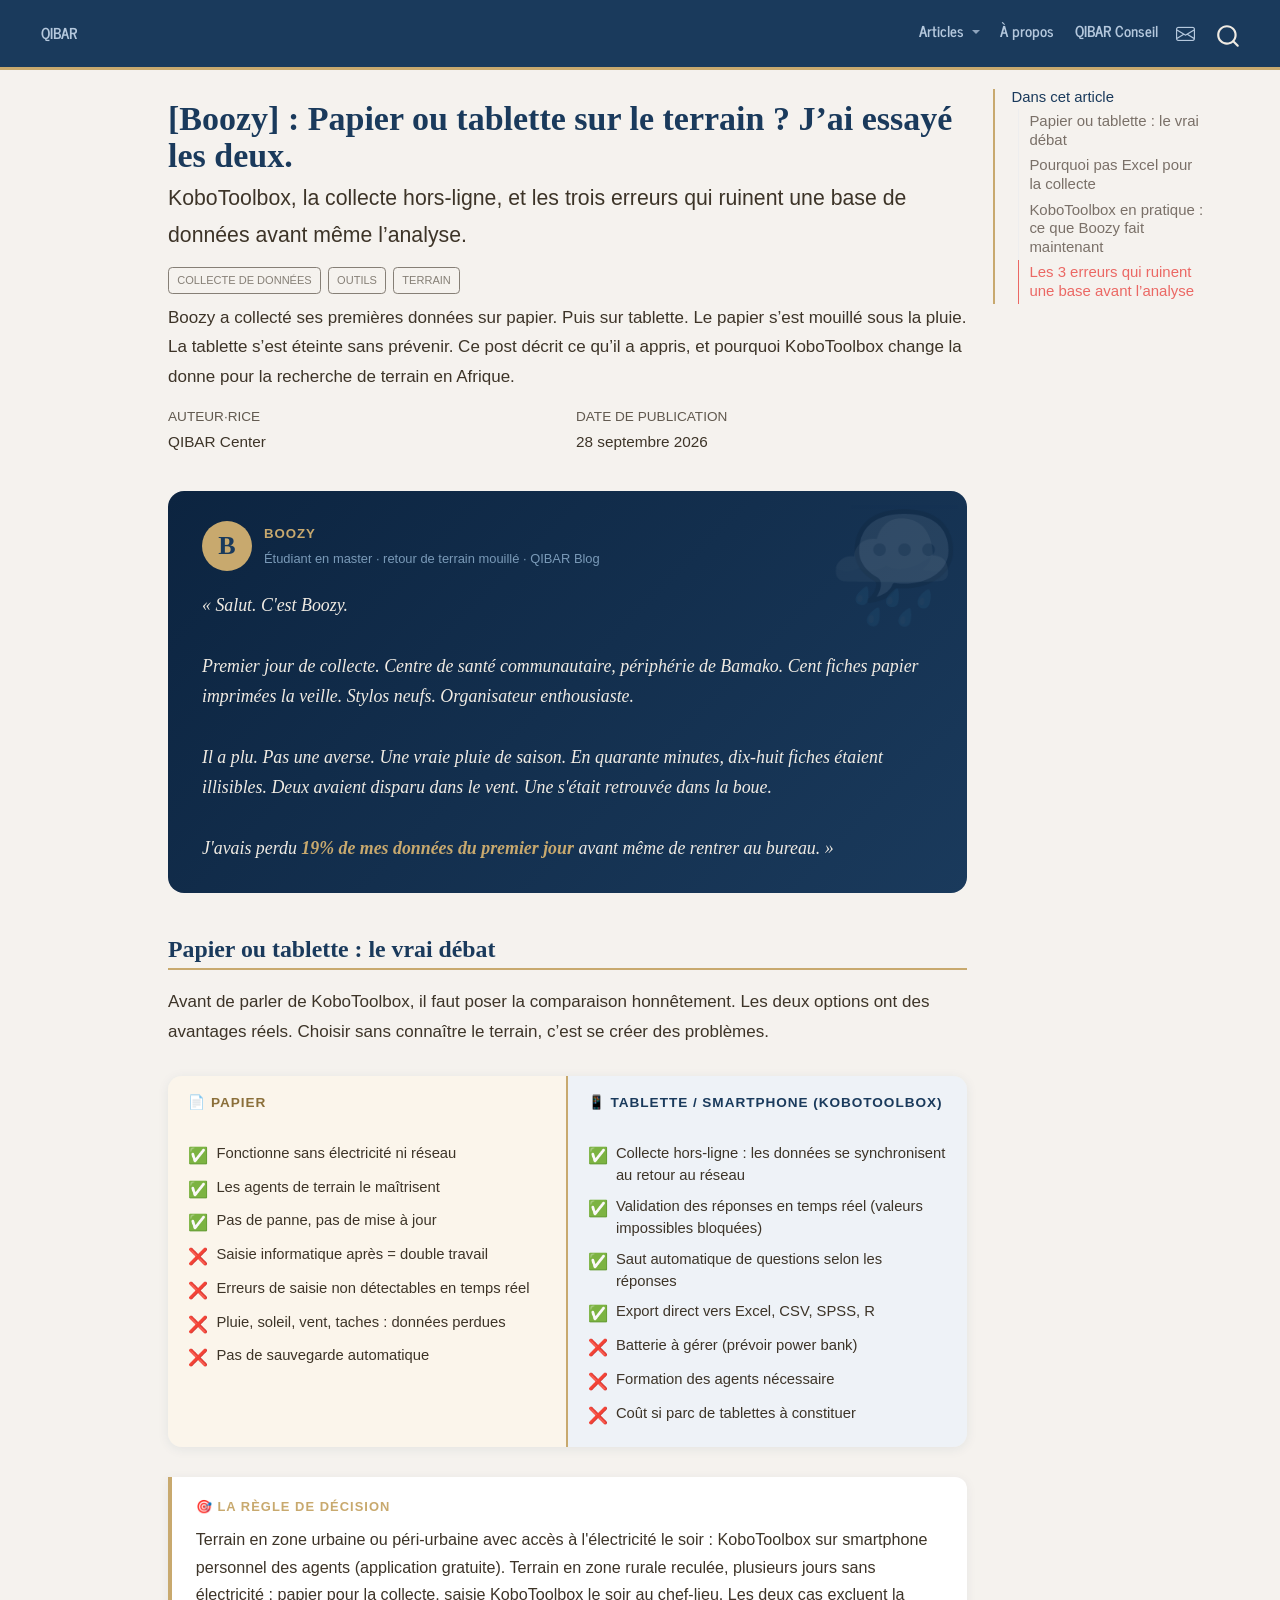
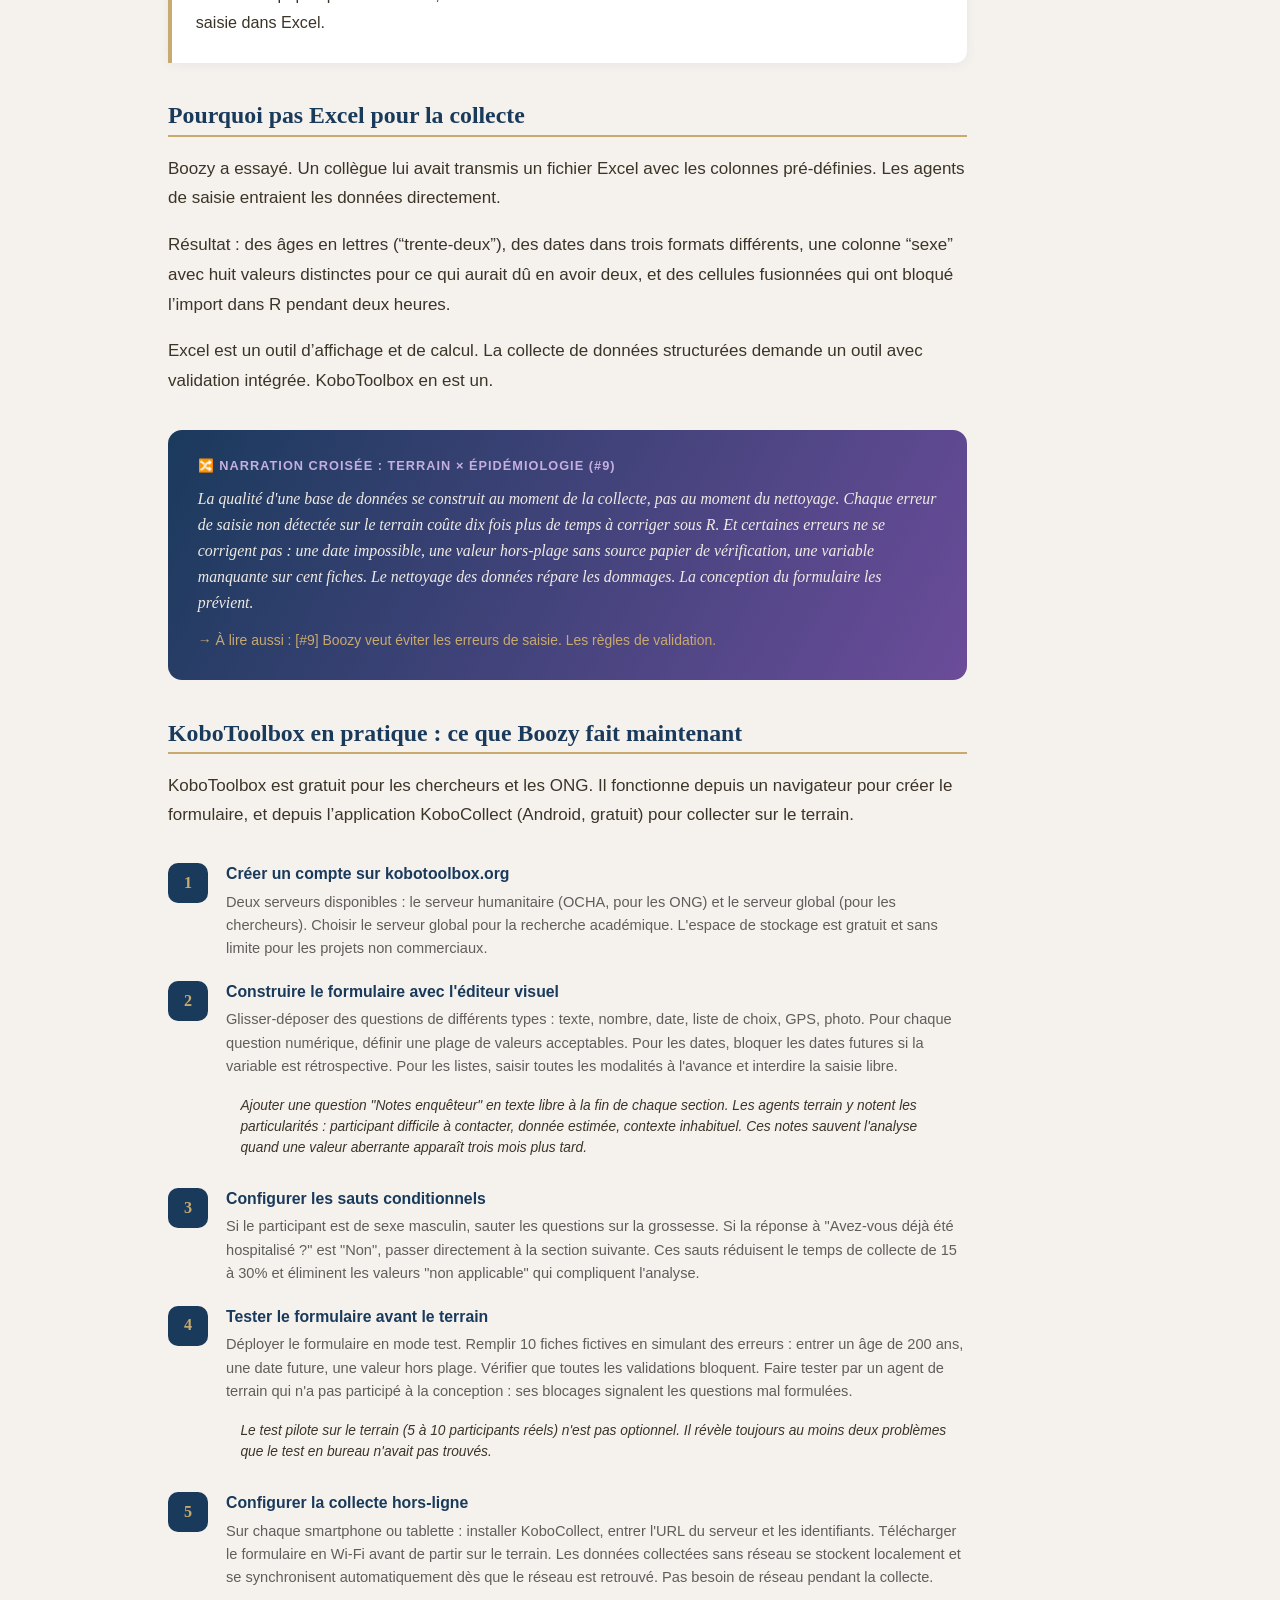
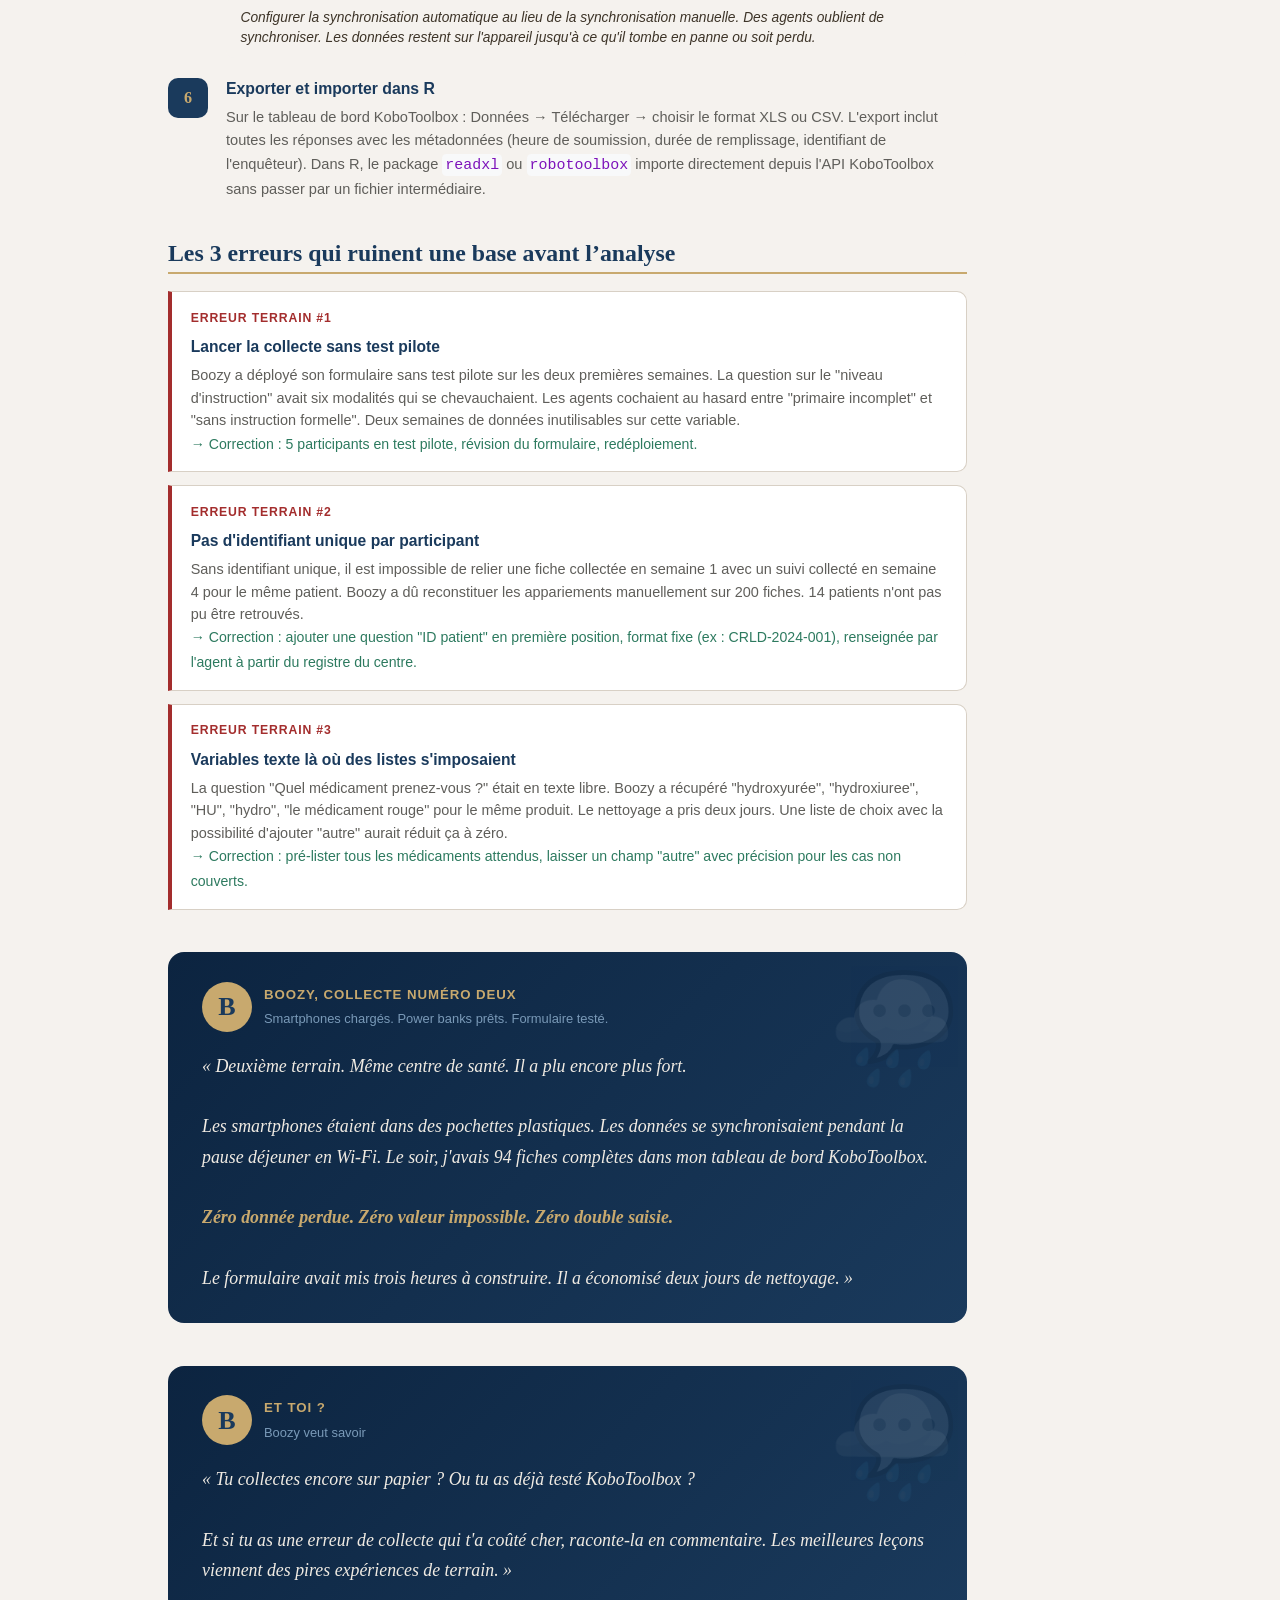
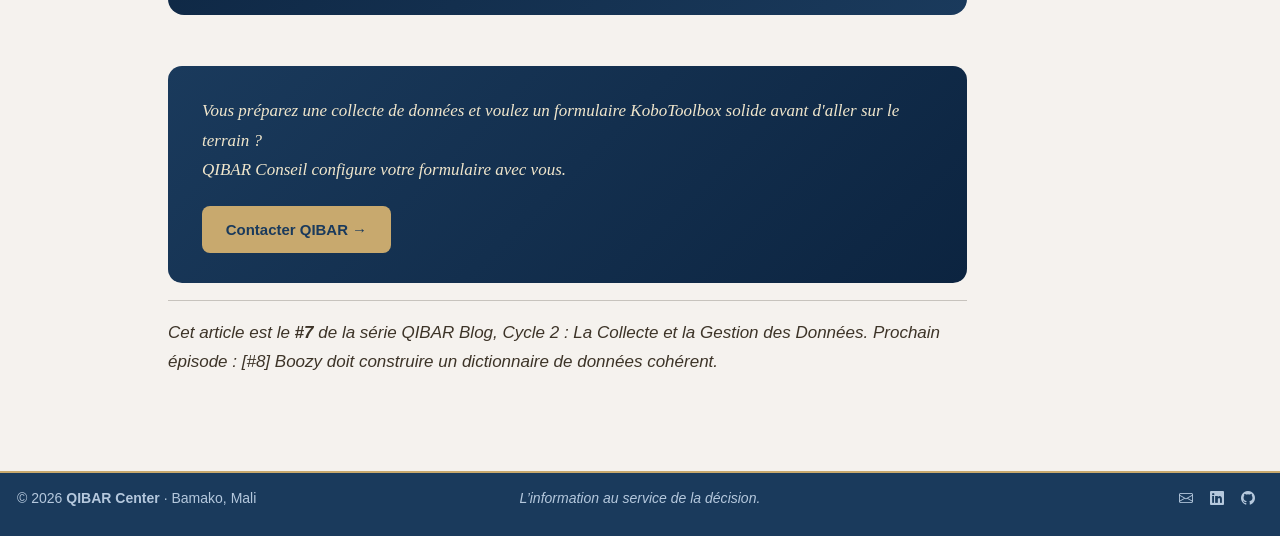
<file: docs/posts/007-boozy-kobotoolbox/index.html>
<!DOCTYPE html>
<html xmlns="http://www.w3.org/1999/xhtml" lang="fr" xml:lang="fr"><head>

<meta charset="utf-8">
<meta name="generator" content="quarto-1.6.32">

<meta name="viewport" content="width=device-width, initial-scale=1.0, user-scalable=yes">

<meta name="author" content="QIBAR Center">
<meta name="description" content="Boozy a collecté ses premières données sur papier. Puis sur tablette. Le papier s’est mouillé sous la pluie. La tablette s’est éteinte sans prévenir. Ce post décrit ce qu’il a appris, et pourquoi KoboToolbox change la donne pour la recherche de terrain en Afrique.">

<title>[Boozy] : Papier ou tablette sur le terrain ? J’ai essayé les deux. – QIBAR · Data &amp; Recherche</title>
<style>
code{white-space: pre-wrap;}
span.smallcaps{font-variant: small-caps;}
div.columns{display: flex; gap: min(4vw, 1.5em);}
div.column{flex: auto; overflow-x: auto;}
div.hanging-indent{margin-left: 1.5em; text-indent: -1.5em;}
ul.task-list{list-style: none;}
ul.task-list li input[type="checkbox"] {
  width: 0.8em;
  margin: 0 0.8em 0.2em -1em; /* quarto-specific, see https://github.com/quarto-dev/quarto-cli/issues/4556 */ 
  vertical-align: middle;
}
</style>


<script src="../../site_libs/quarto-nav/quarto-nav.js"></script>
<script src="../../site_libs/clipboard/clipboard.min.js"></script>
<script src="../../site_libs/quarto-search/autocomplete.umd.js"></script>
<script src="../../site_libs/quarto-search/fuse.min.js"></script>
<script src="../../site_libs/quarto-search/quarto-search.js"></script>
<meta name="quarto:offset" content="../../">
<script src="../../site_libs/quarto-html/quarto.js"></script>
<script src="../../site_libs/quarto-html/popper.min.js"></script>
<script src="../../site_libs/quarto-html/tippy.umd.min.js"></script>
<script src="../../site_libs/quarto-html/anchor.min.js"></script>
<link href="../../site_libs/quarto-html/tippy.css" rel="stylesheet">
<link href="../../site_libs/quarto-html/quarto-syntax-highlighting-fc6d358c97f25a8ea829b86655043430.css" rel="stylesheet" id="quarto-text-highlighting-styles">
<script src="../../site_libs/bootstrap/bootstrap.min.js"></script>
<link href="../../site_libs/bootstrap/bootstrap-icons.css" rel="stylesheet">
<link href="../../site_libs/bootstrap/bootstrap-5cda604207b2522b33111d29a4a27806.min.css" rel="stylesheet" append-hash="true" id="quarto-bootstrap" data-mode="light">
<script id="quarto-search-options" type="application/json">{
  "location": "navbar",
  "copy-button": false,
  "collapse-after": 3,
  "panel-placement": "end",
  "type": "overlay",
  "limit": 50,
  "keyboard-shortcut": [
    "f",
    "/",
    "s"
  ],
  "show-item-context": false,
  "language": {
    "search-no-results-text": "Pas de résultats",
    "search-matching-documents-text": "documents trouvés",
    "search-copy-link-title": "Copier le lien vers la recherche",
    "search-hide-matches-text": "Cacher les correspondances additionnelles",
    "search-more-match-text": "correspondance de plus dans ce document",
    "search-more-matches-text": "correspondances de plus dans ce document",
    "search-clear-button-title": "Effacer",
    "search-text-placeholder": "",
    "search-detached-cancel-button-title": "Annuler",
    "search-submit-button-title": "Envoyer",
    "search-label": "Recherche"
  }
}</script>
<style>html{ scroll-behavior: smooth; }</style>


<link rel="stylesheet" href="../../styles.css">
<meta property="og:title" content="QIBAR · Data &amp; Recherche">
<meta property="og:description" content="Analyse de données, épidémiologie et mindset du chercheur">
<meta property="og:image" content="cover.png">
<meta property="og:site_name" content="QIBAR · Data &amp; Recherche">
<meta name="twitter:title" content="[Boozy] : Papier ou tablette sur le terrain ? J’ai essayé les deux. – QIBAR · Data &amp; Recherche">
<meta name="twitter:description" content="Boozy a collecté ses premières données sur papier. Puis sur tablette. Le papier s’est mouillé sous la pluie. La tablette s’est éteinte sans prévenir. Ce post décrit ce qu’il a appris, et pourquoi KoboToolbox change la donne pour la recherche de terrain en Afrique.">
<meta name="twitter:image" content="cover.png">
<meta name="twitter:creator" content="@mahamoudkourei1">
<meta name="twitter:card" content="summary_large_image">
</head>

<body class="nav-fixed">

<div id="quarto-search-results"></div>
  <header id="quarto-header" class="headroom fixed-top">
    <nav class="navbar navbar-expand-lg " data-bs-theme="dark">
      <div class="navbar-container container-fluid">
            <div id="quarto-search" class="" title="Recherche"></div>
          <button class="navbar-toggler" type="button" data-bs-toggle="collapse" data-bs-target="#navbarCollapse" aria-controls="navbarCollapse" role="menu" aria-expanded="false" aria-label="Basculer la navigation" onclick="if (window.quartoToggleHeadroom) { window.quartoToggleHeadroom(); }">
  <span class="navbar-toggler-icon"></span>
</button>
          <div class="collapse navbar-collapse" id="navbarCollapse">
            <ul class="navbar-nav navbar-nav-scroll me-auto">
  <li class="nav-item">
    <a class="nav-link" href="../../index.html"> 
<span class="menu-text"><strong>Q</strong>IBAR</span></a>
  </li>  
</ul>
            <ul class="navbar-nav navbar-nav-scroll ms-auto">
  <li class="nav-item dropdown ">
    <a class="nav-link dropdown-toggle" href="#" id="nav-menu-articles" role="link" data-bs-toggle="dropdown" aria-expanded="false">
 <span class="menu-text">Articles</span>
    </a>
    <ul class="dropdown-menu dropdown-menu-end" aria-labelledby="nav-menu-articles">    
        <li>
    <a class="dropdown-item" href="../../index.html#analyse">
 <span class="dropdown-text">📊 Analyse &amp; R</span></a>
  </li>  
        <li>
    <a class="dropdown-item" href="../../index.html#carto">
 <span class="dropdown-text">🗺️ Cartographie</span></a>
  </li>  
        <li>
    <a class="dropdown-item" href="../../index.html#meta">
 <span class="dropdown-text">🔬 Méta-analyse</span></a>
  </li>  
        <li>
    <a class="dropdown-item" href="../../index.html#mindset">
 <span class="dropdown-text">🧠 Mindset &amp; Soft Skills</span></a>
  </li>  
        <li>
    <a class="dropdown-item" href="../../index.html#epi">
 <span class="dropdown-text">🧬 Épidémiologie</span></a>
  </li>  
        <li>
    <a class="dropdown-item" href="../../index.html#neuro">
 <span class="dropdown-text">⚡ Neurosciences</span></a>
  </li>  
    </ul>
  </li>
  <li class="nav-item">
    <a class="nav-link" href="../../about.html"> 
<span class="menu-text">À propos</span></a>
  </li>  
  <li class="nav-item">
    <a class="nav-link" href="mailto:mahamoud.koureichi@gmail.com"> 
<span class="menu-text">QIBAR Conseil</span></a>
  </li>  
  <li class="nav-item compact">
    <a class="nav-link" href="mailto:mahamoud.koureichi@gmail.com"> <i class="bi bi-envelope" role="img" aria-label="Email">
</i> 
<span class="menu-text"></span></a>
  </li>  
</ul>
          </div> <!-- /navcollapse -->
            <div class="quarto-navbar-tools">
</div>
      </div> <!-- /container-fluid -->
    </nav>
</header>
<!-- content -->
<div id="quarto-content" class="quarto-container page-columns page-rows-contents page-layout-article page-navbar">
<!-- sidebar -->
<!-- margin-sidebar -->
    <div id="quarto-margin-sidebar" class="sidebar margin-sidebar">
        <nav id="TOC" role="doc-toc" class="toc-active">
    <h2 id="toc-title">Dans cet article</h2>
   
  <ul>
  <li><a href="#papier-ou-tablette-le-vrai-débat" id="toc-papier-ou-tablette-le-vrai-débat" class="nav-link active" data-scroll-target="#papier-ou-tablette-le-vrai-débat">Papier ou tablette : le vrai débat</a></li>
  <li><a href="#pourquoi-pas-excel-pour-la-collecte" id="toc-pourquoi-pas-excel-pour-la-collecte" class="nav-link" data-scroll-target="#pourquoi-pas-excel-pour-la-collecte">Pourquoi pas Excel pour la collecte</a></li>
  <li><a href="#kobotoolbox-en-pratique-ce-que-boozy-fait-maintenant" id="toc-kobotoolbox-en-pratique-ce-que-boozy-fait-maintenant" class="nav-link" data-scroll-target="#kobotoolbox-en-pratique-ce-que-boozy-fait-maintenant">KoboToolbox en pratique : ce que Boozy fait maintenant</a></li>
  <li><a href="#les-3-erreurs-qui-ruinent-une-base-avant-lanalyse" id="toc-les-3-erreurs-qui-ruinent-une-base-avant-lanalyse" class="nav-link" data-scroll-target="#les-3-erreurs-qui-ruinent-une-base-avant-lanalyse">Les 3 erreurs qui ruinent une base avant l’analyse</a></li>
  </ul>
</nav>
    </div>
<!-- main -->
<main class="content" id="quarto-document-content">

<header id="title-block-header" class="quarto-title-block default">
<div class="quarto-title">
<h1 class="title">[Boozy] : Papier ou tablette sur le terrain ? J’ai essayé les deux.</h1>
<p class="subtitle lead">KoboToolbox, la collecte hors-ligne, et les trois erreurs qui ruinent une base de données avant même l’analyse.</p>
  <div class="quarto-categories">
    <div class="quarto-category">Collecte de données</div>
    <div class="quarto-category">Outils</div>
    <div class="quarto-category">Terrain</div>
  </div>
  </div>

<div>
  <div class="description">
    Boozy a collecté ses premières données sur papier. Puis sur tablette. Le papier s’est mouillé sous la pluie. La tablette s’est éteinte sans prévenir. Ce post décrit ce qu’il a appris, et pourquoi KoboToolbox change la donne pour la recherche de terrain en Afrique.
  </div>
</div>


<div class="quarto-title-meta">

    <div>
    <div class="quarto-title-meta-heading">Auteur·rice</div>
    <div class="quarto-title-meta-contents">
             <p>QIBAR Center </p>
          </div>
  </div>
    
    <div>
    <div class="quarto-title-meta-heading">Date de publication</div>
    <div class="quarto-title-meta-contents">
      <p class="date">28 septembre 2026</p>
    </div>
  </div>
  
    
  </div>
  


</header>


<style>
.boozy-block {
  background: linear-gradient(135deg, #0C2440, #1A3A5C);
  border-radius: 16px; padding: 1.75rem 2rem;
  margin: 2rem 0 2.5rem; position: relative; overflow: hidden;
}
.boozy-block::after {
  content: "🌧️"; position: absolute; top: -8px; right: 12px;
  font-size: 6rem; opacity: 0.06; pointer-events: none;
}
.boozy-avatar { display:flex; align-items:center; gap:12px; margin-bottom:1.1rem; }
.boozy-monogram {
  width:50px; height:50px; border-radius:50%; background:#C8A96E;
  display:flex; align-items:center; justify-content:center;
  font-family:Georgia,serif; font-size:26px; font-weight:700;
  color:#1A3A5C; flex-shrink:0;
}
.boozy-name  { font-size:.78rem; font-weight:700; color:#C8A96E; letter-spacing:.07em; text-transform:uppercase; display:block; }
.boozy-role  { font-size:.76rem; color:#7A9AB8; display:block; margin-top:2px; }
.boozy-speech { font-family:Georgia,serif; font-style:italic; font-size:1.05rem; color:#F0EBE3; line-height:1.7; margin:0; }

.crossover-box {
  background: linear-gradient(120deg, #1A3A5C 0%, #6B4C9A 100%);
  border-radius:14px; padding:1.5rem 1.75rem; margin:2rem 0;
}
.crossover-box .cx-label { font-size:.75rem; font-weight:700; text-transform:uppercase; letter-spacing:.08em; color:#C4AFDF; margin-bottom:.5rem; display:block; }
.crossover-box p { font-size:.93rem; color:#F0EBE3; font-family:Georgia,serif; font-style:italic; line-height:1.65; margin:0 0 .5rem; }
.crossover-box .cx-link { font-size:.82rem; color:#C8A96E; font-style:normal; }

.qibar-section {
  border-left:4px solid #C8A96E; background:#ffffff;
  border-radius:0 12px 12px 0; padding:1.1rem 1.4rem;
  margin:1.75rem 0; box-shadow:0 2px 12px rgba(26,58,92,.06);
}
.qibar-section .qs-label {
  font-size:.76rem; font-weight:700; text-transform:uppercase;
  letter-spacing:.08em; color:#C8A96E; margin:0 0 .5rem;
  display:flex; align-items:center; gap:6px;
}
.qibar-section p, .qibar-section li { font-size:.95rem; color:#3D3428; margin:0 0 .5rem; line-height:1.7; }

/* Comparatif papier vs tablette */
.compare-grid {
  display:grid; grid-template-columns:1fr 1fr;
  gap:0; border-radius:14px; overflow:hidden;
  margin:1.75rem 0; box-shadow:0 2px 12px rgba(26,58,92,.08);
}
.cg-header {
  padding:.85rem 1.2rem;
  font-size:.8rem; font-weight:700;
  text-transform:uppercase; letter-spacing:.07em;
  display:flex; align-items:center; gap:8px;
}
.cg-paper  { background:#FBF5EB; border-right:2px solid #C8A96E; }
.cg-tablet { background:#EEF2F7; }
.cg-paper .cg-header  { color:#8B6F3A; }
.cg-tablet .cg-header { color:#1A3A5C; }
.cg-body { padding:.75rem 1.2rem 1.2rem; }
.cg-row {
  display:flex; align-items:flex-start; gap:8px;
  font-size:.87rem; color:#3D3428; margin-bottom:.5rem;
  line-height:1.5;
}
.cg-row:last-child { margin-bottom:0; }
.cg-icon { flex-shrink:0; font-size:.95rem; margin-top:1px; }

/* Étapes KoboToolbox */
.kobo-steps { margin:1.75rem 0; }
.ks-item {
  display:grid; grid-template-columns:44px 1fr;
  gap:0 14px; margin-bottom:1rem;
}
.ks-num {
  width:40px; height:40px; border-radius:10px;
  background:#1A3A5C; color:#C8A96E;
  display:flex; align-items:center; justify-content:center;
  font-family:Georgia,serif; font-size:.95rem; font-weight:700;
  flex-shrink:0; margin-top:3px;
}
.ks-title { font-size:.93rem; font-weight:600; color:#1A3A5C; margin:0 0 3px; }
.ks-desc  { font-size:.86rem; color:#5F5E5A; margin:0; line-height:1.6; }
.ks-tip   {
  background:#F5F2EE; border-radius:8px;
  padding:.55rem .85rem; margin-top:.5rem;
  font-size:.81rem; color:#3D3428; font-style:italic; line-height:1.5;
}

/* Erreurs terrain */
.err-card {
  background:#fff; border:0.5px solid #D8D0C5;
  border-left:4px solid #A32D2D;
  border-radius:0 10px 10px 0;
  padding:.9rem 1.1rem; margin-bottom:.75rem;
}
.err-card .ec-label { font-size:.72rem; font-weight:700; text-transform:uppercase; letter-spacing:.07em; color:#A32D2D; display:block; margin-bottom:4px; }
.err-card .ec-title { font-size:.92rem; font-weight:600; color:#1A3A5C; margin:0 0 4px; }
.err-card .ec-desc  { font-size:.85rem; color:#5F5E5A; margin:0; line-height:1.55; }
.err-card .ec-fix   { font-size:.83rem; color:#2D7A5F; font-weight:500; margin-top:6px 0 0; display:block; }

.post-cta {
  background:linear-gradient(135deg,#1A3A5C,#0C2440); border-radius:14px;
  padding:1.75rem 2rem; margin-top:3rem;
  display:flex; align-items:center; justify-content:space-between; gap:1.25rem; flex-wrap:wrap;
}
.post-cta p { color:#F0E6CC; margin:0; font-family:Georgia,serif; font-style:italic; font-size:1rem; }
.post-cta a { background:#C8A96E; color:#1A3A5C; font-weight:700; font-size:.88rem; padding:.6rem 1.4rem; border-radius:8px; text-decoration:none; white-space:nowrap; }
</style>

<div class="boozy-block">
  <div class="boozy-avatar">
    <div class="boozy-monogram">B</div>
    <div>
      <span class="boozy-name">Boozy</span>
      <span class="boozy-role">Étudiant en master · retour de terrain mouillé · QIBAR Blog</span>
    </div>
  </div>
  <p class="boozy-speech">
    « Salut. C'est Boozy.<br><br>
    Premier jour de collecte. Centre de santé communautaire, périphérie de Bamako. Cent fiches papier imprimées la veille. Stylos neufs. Organisateur enthousiaste.<br><br>
    Il a plu. Pas une averse. Une vraie pluie de saison. En quarante minutes, dix-huit fiches étaient illisibles. Deux avaient disparu dans le vent. Une s'était retrouvée dans la boue.<br><br>
    J'avais perdu <strong style="color:#C8A96E">19% de mes données du premier jour</strong> avant même de rentrer au bureau. »
  </p>
</div>
<section id="papier-ou-tablette-le-vrai-débat" class="level2">
<h2 class="anchored" data-anchor-id="papier-ou-tablette-le-vrai-débat">Papier ou tablette : le vrai débat</h2>
<p>Avant de parler de KoboToolbox, il faut poser la comparaison honnêtement. Les deux options ont des avantages réels. Choisir sans connaître le terrain, c’est se créer des problèmes.</p>
<div class="compare-grid">
  <div class="cg-paper">
    <div class="cg-header">📄 Papier</div>
    <div class="cg-body">
      <div class="cg-row"><span class="cg-icon">✅</span>Fonctionne sans électricité ni réseau</div>
      <div class="cg-row"><span class="cg-icon">✅</span>Les agents de terrain le maîtrisent</div>
      <div class="cg-row"><span class="cg-icon">✅</span>Pas de panne, pas de mise à jour</div>
      <div class="cg-row"><span class="cg-icon">❌</span>Saisie informatique après = double travail</div>
      <div class="cg-row"><span class="cg-icon">❌</span>Erreurs de saisie non détectables en temps réel</div>
      <div class="cg-row"><span class="cg-icon">❌</span>Pluie, soleil, vent, taches : données perdues</div>
      <div class="cg-row"><span class="cg-icon">❌</span>Pas de sauvegarde automatique</div>
    </div>
  </div>
  <div class="cg-tablet">
    <div class="cg-header">📱 Tablette / smartphone (KoboToolbox)</div>
    <div class="cg-body">
      <div class="cg-row"><span class="cg-icon">✅</span>Collecte hors-ligne : les données se synchronisent au retour au réseau</div>
      <div class="cg-row"><span class="cg-icon">✅</span>Validation des réponses en temps réel (valeurs impossibles bloquées)</div>
      <div class="cg-row"><span class="cg-icon">✅</span>Saut automatique de questions selon les réponses</div>
      <div class="cg-row"><span class="cg-icon">✅</span>Export direct vers Excel, CSV, SPSS, R</div>
      <div class="cg-row"><span class="cg-icon">❌</span>Batterie à gérer (prévoir power bank)</div>
      <div class="cg-row"><span class="cg-icon">❌</span>Formation des agents nécessaire</div>
      <div class="cg-row"><span class="cg-icon">❌</span>Coût si parc de tablettes à constituer</div>
    </div>
  </div>
</div>

<div class="qibar-section">
  <p class="qs-label">🎯 La règle de décision</p>
  <p>Terrain en zone urbaine ou péri-urbaine avec accès à l'électricité le soir : KoboToolbox sur smartphone personnel des agents (application gratuite). Terrain en zone rurale reculée, plusieurs jours sans électricité : papier pour la collecte, saisie KoboToolbox le soir au chef-lieu. Les deux cas excluent la saisie dans Excel.</p>
</div>
</section>
<section id="pourquoi-pas-excel-pour-la-collecte" class="level2">
<h2 class="anchored" data-anchor-id="pourquoi-pas-excel-pour-la-collecte">Pourquoi pas Excel pour la collecte</h2>
<p>Boozy a essayé. Un collègue lui avait transmis un fichier Excel avec les colonnes pré-définies. Les agents de saisie entraient les données directement.</p>
<p>Résultat : des âges en lettres (“trente-deux”), des dates dans trois formats différents, une colonne “sexe” avec huit valeurs distinctes pour ce qui aurait dû en avoir deux, et des cellules fusionnées qui ont bloqué l’import dans R pendant deux heures.</p>
<p>Excel est un outil d’affichage et de calcul. La collecte de données structurées demande un outil avec validation intégrée. KoboToolbox en est un.</p>
<div class="crossover-box">
  <span class="cx-label">🔀 Narration croisée : Terrain × Épidémiologie (#9)</span>
  <p>La qualité d'une base de données se construit au moment de la collecte, pas au moment du nettoyage. Chaque erreur de saisie non détectée sur le terrain coûte dix fois plus de temps à corriger sous R. Et certaines erreurs ne se corrigent pas : une date impossible, une valeur hors-plage sans source papier de vérification, une variable manquante sur cent fiches. Le nettoyage des données répare les dommages. La conception du formulaire les prévient.</p>
  <span class="cx-link">→ À lire aussi : [#9] Boozy veut éviter les erreurs de saisie. Les règles de validation.</span>
</div>
</section>
<section id="kobotoolbox-en-pratique-ce-que-boozy-fait-maintenant" class="level2">
<h2 class="anchored" data-anchor-id="kobotoolbox-en-pratique-ce-que-boozy-fait-maintenant">KoboToolbox en pratique : ce que Boozy fait maintenant</h2>
<p>KoboToolbox est gratuit pour les chercheurs et les ONG. Il fonctionne depuis un navigateur pour créer le formulaire, et depuis l’application KoboCollect (Android, gratuit) pour collecter sur le terrain.</p>
<div class="kobo-steps">

  <div class="ks-item">
    <div class="ks-num">1</div>
    <div>
      <p class="ks-title">Créer un compte sur kobotoolbox.org</p>
      <p class="ks-desc">Deux serveurs disponibles : le serveur humanitaire (OCHA, pour les ONG) et le serveur global (pour les chercheurs). Choisir le serveur global pour la recherche académique. L'espace de stockage est gratuit et sans limite pour les projets non commerciaux.</p>
    </div>
  </div>

  <div class="ks-item">
    <div class="ks-num">2</div>
    <div>
      <p class="ks-title">Construire le formulaire avec l'éditeur visuel</p>
      <p class="ks-desc">Glisser-déposer des questions de différents types : texte, nombre, date, liste de choix, GPS, photo. Pour chaque question numérique, définir une plage de valeurs acceptables. Pour les dates, bloquer les dates futures si la variable est rétrospective. Pour les listes, saisir toutes les modalités à l'avance et interdire la saisie libre.</p>
      <div class="ks-tip">Ajouter une question "Notes enquêteur" en texte libre à la fin de chaque section. Les agents terrain y notent les particularités : participant difficile à contacter, donnée estimée, contexte inhabituel. Ces notes sauvent l'analyse quand une valeur aberrante apparaît trois mois plus tard.</div>
    </div>
  </div>

  <div class="ks-item">
    <div class="ks-num">3</div>
    <div>
      <p class="ks-title">Configurer les sauts conditionnels</p>
      <p class="ks-desc">Si le participant est de sexe masculin, sauter les questions sur la grossesse. Si la réponse à "Avez-vous déjà été hospitalisé ?" est "Non", passer directement à la section suivante. Ces sauts réduisent le temps de collecte de 15 à 30% et éliminent les valeurs "non applicable" qui compliquent l'analyse.</p>
    </div>
  </div>

  <div class="ks-item">
    <div class="ks-num">4</div>
    <div>
      <p class="ks-title">Tester le formulaire avant le terrain</p>
      <p class="ks-desc">Déployer le formulaire en mode test. Remplir 10 fiches fictives en simulant des erreurs : entrer un âge de 200 ans, une date future, une valeur hors plage. Vérifier que toutes les validations bloquent. Faire tester par un agent de terrain qui n'a pas participé à la conception : ses blocages signalent les questions mal formulées.</p>
      <div class="ks-tip">Le test pilote sur le terrain (5 à 10 participants réels) n'est pas optionnel. Il révèle toujours au moins deux problèmes que le test en bureau n'avait pas trouvés.</div>
    </div>
  </div>

  <div class="ks-item">
    <div class="ks-num">5</div>
    <div>
      <p class="ks-title">Configurer la collecte hors-ligne</p>
      <p class="ks-desc">Sur chaque smartphone ou tablette : installer KoboCollect, entrer l'URL du serveur et les identifiants. Télécharger le formulaire en Wi-Fi avant de partir sur le terrain. Les données collectées sans réseau se stockent localement et se synchronisent automatiquement dès que le réseau est retrouvé. Pas besoin de réseau pendant la collecte.</p>
      <div class="ks-tip">Configurer la synchronisation automatique au lieu de la synchronisation manuelle. Des agents oublient de synchroniser. Les données restent sur l'appareil jusqu'à ce qu'il tombe en panne ou soit perdu.</div>
    </div>
  </div>

  <div class="ks-item">
    <div class="ks-num">6</div>
    <div>
      <p class="ks-title">Exporter et importer dans R</p>
      <p class="ks-desc">Sur le tableau de bord KoboToolbox : Données → Télécharger → choisir le format XLS ou CSV. L'export inclut toutes les réponses avec les métadonnées (heure de soumission, durée de remplissage, identifiant de l'enquêteur). Dans R, le package <code>readxl</code> ou <code>robotoolbox</code> importe directement depuis l'API KoboToolbox sans passer par un fichier intermédiaire.</p>
    </div>
  </div>

</div>
</section>
<section id="les-3-erreurs-qui-ruinent-une-base-avant-lanalyse" class="level2">
<h2 class="anchored" data-anchor-id="les-3-erreurs-qui-ruinent-une-base-avant-lanalyse">Les 3 erreurs qui ruinent une base avant l’analyse</h2>
<div class="err-card">
  <span class="ec-label">Erreur terrain #1</span>
  <p class="ec-title">Lancer la collecte sans test pilote</p>
  <p class="ec-desc">Boozy a déployé son formulaire sans test pilote sur les deux premières semaines. La question sur le "niveau d'instruction" avait six modalités qui se chevauchaient. Les agents cochaient au hasard entre "primaire incomplet" et "sans instruction formelle". Deux semaines de données inutilisables sur cette variable.</p>
  <span class="ec-fix">→ Correction : 5 participants en test pilote, révision du formulaire, redéploiement.</span>
</div>

<div class="err-card">
  <span class="ec-label">Erreur terrain #2</span>
  <p class="ec-title">Pas d'identifiant unique par participant</p>
  <p class="ec-desc">Sans identifiant unique, il est impossible de relier une fiche collectée en semaine 1 avec un suivi collecté en semaine 4 pour le même patient. Boozy a dû reconstituer les appariements manuellement sur 200 fiches. 14 patients n'ont pas pu être retrouvés.</p>
  <span class="ec-fix">→ Correction : ajouter une question "ID patient" en première position, format fixe (ex : CRLD-2024-001), renseignée par l'agent à partir du registre du centre.</span>
</div>

<div class="err-card">
  <span class="ec-label">Erreur terrain #3</span>
  <p class="ec-title">Variables texte là où des listes s'imposaient</p>
  <p class="ec-desc">La question "Quel médicament prenez-vous ?" était en texte libre. Boozy a récupéré "hydroxyurée", "hydroxiuree", "HU", "hydro", "le médicament rouge" pour le même produit. Le nettoyage a pris deux jours. Une liste de choix avec la possibilité d'ajouter "autre" aurait réduit ça à zéro.</p>
  <span class="ec-fix">→ Correction : pré-lister tous les médicaments attendus, laisser un champ "autre" avec précision pour les cas non couverts.</span>
</div>
<div class="boozy-block" style="margin-top:2.5rem">
  <div class="boozy-avatar">
    <div class="boozy-monogram">B</div>
    <div>
      <span class="boozy-name">Boozy, collecte numéro deux</span>
      <span class="boozy-role">Smartphones chargés. Power banks prêts. Formulaire testé.</span>
    </div>
  </div>
  <p class="boozy-speech">
    « Deuxième terrain. Même centre de santé. Il a plu encore plus fort.<br><br>
    Les smartphones étaient dans des pochettes plastiques. Les données se synchronisaient pendant la pause déjeuner en Wi-Fi. Le soir, j'avais 94 fiches complètes dans mon tableau de bord KoboToolbox.<br><br>
    <strong style="color:#C8A96E">Zéro donnée perdue. Zéro valeur impossible. Zéro double saisie.</strong><br><br>
    Le formulaire avait mis trois heures à construire. Il a économisé deux jours de nettoyage. »
  </p>
</div>

<div class="boozy-block">
  <div class="boozy-avatar">
    <div class="boozy-monogram">B</div>
    <div>
      <span class="boozy-name">Et toi ?</span>
      <span class="boozy-role">Boozy veut savoir</span>
    </div>
  </div>
  <p class="boozy-speech">
    « Tu collectes encore sur papier ? Ou tu as déjà testé KoboToolbox ?<br><br>
    Et si tu as une erreur de collecte qui t'a coûté cher, raconte-la en commentaire. Les meilleures leçons viennent des pires expériences de terrain. »
  </p>
</div>

<div class="post-cta">
  <p>Vous préparez une collecte de données et voulez un formulaire KoboToolbox solide avant d'aller sur le terrain ?<br>QIBAR Conseil configure votre formulaire avec vous.</p>
  <a href="mailto:mahamoud.koureichi@gmail.com">Contacter QIBAR →</a>
</div>
<hr>
<p><em>Cet article est le <strong>#7</strong> de la série QIBAR Blog, Cycle 2 : La Collecte et la Gestion des Données. Prochain épisode : [#8] Boozy doit construire un dictionnaire de données cohérent.</em></p>


</section>

</main> <!-- /main -->
<script id="quarto-html-after-body" type="application/javascript">
window.document.addEventListener("DOMContentLoaded", function (event) {
  const toggleBodyColorMode = (bsSheetEl) => {
    const mode = bsSheetEl.getAttribute("data-mode");
    const bodyEl = window.document.querySelector("body");
    if (mode === "dark") {
      bodyEl.classList.add("quarto-dark");
      bodyEl.classList.remove("quarto-light");
    } else {
      bodyEl.classList.add("quarto-light");
      bodyEl.classList.remove("quarto-dark");
    }
  }
  const toggleBodyColorPrimary = () => {
    const bsSheetEl = window.document.querySelector("link#quarto-bootstrap");
    if (bsSheetEl) {
      toggleBodyColorMode(bsSheetEl);
    }
  }
  toggleBodyColorPrimary();  
  const icon = "";
  const anchorJS = new window.AnchorJS();
  anchorJS.options = {
    placement: 'right',
    icon: icon
  };
  anchorJS.add('.anchored');
  const isCodeAnnotation = (el) => {
    for (const clz of el.classList) {
      if (clz.startsWith('code-annotation-')) {                     
        return true;
      }
    }
    return false;
  }
  const onCopySuccess = function(e) {
    // button target
    const button = e.trigger;
    // don't keep focus
    button.blur();
    // flash "checked"
    button.classList.add('code-copy-button-checked');
    var currentTitle = button.getAttribute("title");
    button.setAttribute("title", "Copié");
    let tooltip;
    if (window.bootstrap) {
      button.setAttribute("data-bs-toggle", "tooltip");
      button.setAttribute("data-bs-placement", "left");
      button.setAttribute("data-bs-title", "Copié");
      tooltip = new bootstrap.Tooltip(button, 
        { trigger: "manual", 
          customClass: "code-copy-button-tooltip",
          offset: [0, -8]});
      tooltip.show();    
    }
    setTimeout(function() {
      if (tooltip) {
        tooltip.hide();
        button.removeAttribute("data-bs-title");
        button.removeAttribute("data-bs-toggle");
        button.removeAttribute("data-bs-placement");
      }
      button.setAttribute("title", currentTitle);
      button.classList.remove('code-copy-button-checked');
    }, 1000);
    // clear code selection
    e.clearSelection();
  }
  const getTextToCopy = function(trigger) {
      const codeEl = trigger.previousElementSibling.cloneNode(true);
      for (const childEl of codeEl.children) {
        if (isCodeAnnotation(childEl)) {
          childEl.remove();
        }
      }
      return codeEl.innerText;
  }
  const clipboard = new window.ClipboardJS('.code-copy-button:not([data-in-quarto-modal])', {
    text: getTextToCopy
  });
  clipboard.on('success', onCopySuccess);
  if (window.document.getElementById('quarto-embedded-source-code-modal')) {
    // For code content inside modals, clipBoardJS needs to be initialized with a container option
    // TODO: Check when it could be a function (https://github.com/zenorocha/clipboard.js/issues/860)
    const clipboardModal = new window.ClipboardJS('.code-copy-button[data-in-quarto-modal]', {
      text: getTextToCopy,
      container: window.document.getElementById('quarto-embedded-source-code-modal')
    });
    clipboardModal.on('success', onCopySuccess);
  }
    var localhostRegex = new RegExp(/^(?:http|https):\/\/localhost\:?[0-9]*\//);
    var mailtoRegex = new RegExp(/^mailto:/);
      var filterRegex = new RegExp('/' + window.location.host + '/');
    var isInternal = (href) => {
        return filterRegex.test(href) || localhostRegex.test(href) || mailtoRegex.test(href);
    }
    // Inspect non-navigation links and adorn them if external
 	var links = window.document.querySelectorAll('a[href]:not(.nav-link):not(.navbar-brand):not(.toc-action):not(.sidebar-link):not(.sidebar-item-toggle):not(.pagination-link):not(.no-external):not([aria-hidden]):not(.dropdown-item):not(.quarto-navigation-tool):not(.about-link)');
    for (var i=0; i<links.length; i++) {
      const link = links[i];
      if (!isInternal(link.href)) {
        // undo the damage that might have been done by quarto-nav.js in the case of
        // links that we want to consider external
        if (link.dataset.originalHref !== undefined) {
          link.href = link.dataset.originalHref;
        }
          // target, if specified
          link.setAttribute("target", "_blank");
          if (link.getAttribute("rel") === null) {
            link.setAttribute("rel", "noopener");
          }
      }
    }
  function tippyHover(el, contentFn, onTriggerFn, onUntriggerFn) {
    const config = {
      allowHTML: true,
      maxWidth: 500,
      delay: 100,
      arrow: false,
      appendTo: function(el) {
          return el.parentElement;
      },
      interactive: true,
      interactiveBorder: 10,
      theme: 'quarto',
      placement: 'bottom-start',
    };
    if (contentFn) {
      config.content = contentFn;
    }
    if (onTriggerFn) {
      config.onTrigger = onTriggerFn;
    }
    if (onUntriggerFn) {
      config.onUntrigger = onUntriggerFn;
    }
    window.tippy(el, config); 
  }
  const noterefs = window.document.querySelectorAll('a[role="doc-noteref"]');
  for (var i=0; i<noterefs.length; i++) {
    const ref = noterefs[i];
    tippyHover(ref, function() {
      // use id or data attribute instead here
      let href = ref.getAttribute('data-footnote-href') || ref.getAttribute('href');
      try { href = new URL(href).hash; } catch {}
      const id = href.replace(/^#\/?/, "");
      const note = window.document.getElementById(id);
      if (note) {
        return note.innerHTML;
      } else {
        return "";
      }
    });
  }
  const xrefs = window.document.querySelectorAll('a.quarto-xref');
  const processXRef = (id, note) => {
    // Strip column container classes
    const stripColumnClz = (el) => {
      el.classList.remove("page-full", "page-columns");
      if (el.children) {
        for (const child of el.children) {
          stripColumnClz(child);
        }
      }
    }
    stripColumnClz(note)
    if (id === null || id.startsWith('sec-')) {
      // Special case sections, only their first couple elements
      const container = document.createElement("div");
      if (note.children && note.children.length > 2) {
        container.appendChild(note.children[0].cloneNode(true));
        for (let i = 1; i < note.children.length; i++) {
          const child = note.children[i];
          if (child.tagName === "P" && child.innerText === "") {
            continue;
          } else {
            container.appendChild(child.cloneNode(true));
            break;
          }
        }
        if (window.Quarto?.typesetMath) {
          window.Quarto.typesetMath(container);
        }
        return container.innerHTML
      } else {
        if (window.Quarto?.typesetMath) {
          window.Quarto.typesetMath(note);
        }
        return note.innerHTML;
      }
    } else {
      // Remove any anchor links if they are present
      const anchorLink = note.querySelector('a.anchorjs-link');
      if (anchorLink) {
        anchorLink.remove();
      }
      if (window.Quarto?.typesetMath) {
        window.Quarto.typesetMath(note);
      }
      // TODO in 1.5, we should make sure this works without a callout special case
      if (note.classList.contains("callout")) {
        return note.outerHTML;
      } else {
        return note.innerHTML;
      }
    }
  }
  for (var i=0; i<xrefs.length; i++) {
    const xref = xrefs[i];
    tippyHover(xref, undefined, function(instance) {
      instance.disable();
      let url = xref.getAttribute('href');
      let hash = undefined; 
      if (url.startsWith('#')) {
        hash = url;
      } else {
        try { hash = new URL(url).hash; } catch {}
      }
      if (hash) {
        const id = hash.replace(/^#\/?/, "");
        const note = window.document.getElementById(id);
        if (note !== null) {
          try {
            const html = processXRef(id, note.cloneNode(true));
            instance.setContent(html);
          } finally {
            instance.enable();
            instance.show();
          }
        } else {
          // See if we can fetch this
          fetch(url.split('#')[0])
          .then(res => res.text())
          .then(html => {
            const parser = new DOMParser();
            const htmlDoc = parser.parseFromString(html, "text/html");
            const note = htmlDoc.getElementById(id);
            if (note !== null) {
              const html = processXRef(id, note);
              instance.setContent(html);
            } 
          }).finally(() => {
            instance.enable();
            instance.show();
          });
        }
      } else {
        // See if we can fetch a full url (with no hash to target)
        // This is a special case and we should probably do some content thinning / targeting
        fetch(url)
        .then(res => res.text())
        .then(html => {
          const parser = new DOMParser();
          const htmlDoc = parser.parseFromString(html, "text/html");
          const note = htmlDoc.querySelector('main.content');
          if (note !== null) {
            // This should only happen for chapter cross references
            // (since there is no id in the URL)
            // remove the first header
            if (note.children.length > 0 && note.children[0].tagName === "HEADER") {
              note.children[0].remove();
            }
            const html = processXRef(null, note);
            instance.setContent(html);
          } 
        }).finally(() => {
          instance.enable();
          instance.show();
        });
      }
    }, function(instance) {
    });
  }
      let selectedAnnoteEl;
      const selectorForAnnotation = ( cell, annotation) => {
        let cellAttr = 'data-code-cell="' + cell + '"';
        let lineAttr = 'data-code-annotation="' +  annotation + '"';
        const selector = 'span[' + cellAttr + '][' + lineAttr + ']';
        return selector;
      }
      const selectCodeLines = (annoteEl) => {
        const doc = window.document;
        const targetCell = annoteEl.getAttribute("data-target-cell");
        const targetAnnotation = annoteEl.getAttribute("data-target-annotation");
        const annoteSpan = window.document.querySelector(selectorForAnnotation(targetCell, targetAnnotation));
        const lines = annoteSpan.getAttribute("data-code-lines").split(",");
        const lineIds = lines.map((line) => {
          return targetCell + "-" + line;
        })
        let top = null;
        let height = null;
        let parent = null;
        if (lineIds.length > 0) {
            //compute the position of the single el (top and bottom and make a div)
            const el = window.document.getElementById(lineIds[0]);
            top = el.offsetTop;
            height = el.offsetHeight;
            parent = el.parentElement.parentElement;
          if (lineIds.length > 1) {
            const lastEl = window.document.getElementById(lineIds[lineIds.length - 1]);
            const bottom = lastEl.offsetTop + lastEl.offsetHeight;
            height = bottom - top;
          }
          if (top !== null && height !== null && parent !== null) {
            // cook up a div (if necessary) and position it 
            let div = window.document.getElementById("code-annotation-line-highlight");
            if (div === null) {
              div = window.document.createElement("div");
              div.setAttribute("id", "code-annotation-line-highlight");
              div.style.position = 'absolute';
              parent.appendChild(div);
            }
            div.style.top = top - 2 + "px";
            div.style.height = height + 4 + "px";
            div.style.left = 0;
            let gutterDiv = window.document.getElementById("code-annotation-line-highlight-gutter");
            if (gutterDiv === null) {
              gutterDiv = window.document.createElement("div");
              gutterDiv.setAttribute("id", "code-annotation-line-highlight-gutter");
              gutterDiv.style.position = 'absolute';
              const codeCell = window.document.getElementById(targetCell);
              const gutter = codeCell.querySelector('.code-annotation-gutter');
              gutter.appendChild(gutterDiv);
            }
            gutterDiv.style.top = top - 2 + "px";
            gutterDiv.style.height = height + 4 + "px";
          }
          selectedAnnoteEl = annoteEl;
        }
      };
      const unselectCodeLines = () => {
        const elementsIds = ["code-annotation-line-highlight", "code-annotation-line-highlight-gutter"];
        elementsIds.forEach((elId) => {
          const div = window.document.getElementById(elId);
          if (div) {
            div.remove();
          }
        });
        selectedAnnoteEl = undefined;
      };
        // Handle positioning of the toggle
    window.addEventListener(
      "resize",
      throttle(() => {
        elRect = undefined;
        if (selectedAnnoteEl) {
          selectCodeLines(selectedAnnoteEl);
        }
      }, 10)
    );
    function throttle(fn, ms) {
    let throttle = false;
    let timer;
      return (...args) => {
        if(!throttle) { // first call gets through
            fn.apply(this, args);
            throttle = true;
        } else { // all the others get throttled
            if(timer) clearTimeout(timer); // cancel #2
            timer = setTimeout(() => {
              fn.apply(this, args);
              timer = throttle = false;
            }, ms);
        }
      };
    }
      // Attach click handler to the DT
      const annoteDls = window.document.querySelectorAll('dt[data-target-cell]');
      for (const annoteDlNode of annoteDls) {
        annoteDlNode.addEventListener('click', (event) => {
          const clickedEl = event.target;
          if (clickedEl !== selectedAnnoteEl) {
            unselectCodeLines();
            const activeEl = window.document.querySelector('dt[data-target-cell].code-annotation-active');
            if (activeEl) {
              activeEl.classList.remove('code-annotation-active');
            }
            selectCodeLines(clickedEl);
            clickedEl.classList.add('code-annotation-active');
          } else {
            // Unselect the line
            unselectCodeLines();
            clickedEl.classList.remove('code-annotation-active');
          }
        });
      }
  const findCites = (el) => {
    const parentEl = el.parentElement;
    if (parentEl) {
      const cites = parentEl.dataset.cites;
      if (cites) {
        return {
          el,
          cites: cites.split(' ')
        };
      } else {
        return findCites(el.parentElement)
      }
    } else {
      return undefined;
    }
  };
  var bibliorefs = window.document.querySelectorAll('a[role="doc-biblioref"]');
  for (var i=0; i<bibliorefs.length; i++) {
    const ref = bibliorefs[i];
    const citeInfo = findCites(ref);
    if (citeInfo) {
      tippyHover(citeInfo.el, function() {
        var popup = window.document.createElement('div');
        citeInfo.cites.forEach(function(cite) {
          var citeDiv = window.document.createElement('div');
          citeDiv.classList.add('hanging-indent');
          citeDiv.classList.add('csl-entry');
          var biblioDiv = window.document.getElementById('ref-' + cite);
          if (biblioDiv) {
            citeDiv.innerHTML = biblioDiv.innerHTML;
          }
          popup.appendChild(citeDiv);
        });
        return popup.innerHTML;
      });
    }
  }
});
</script>
<script src="https://giscus.app/client.js" data-repo="BoozyGit/Blog" data-repo-id="R_kgDONkFFBg" data-category="Commentaires" data-category-id="DIC_kwDONkFFBs4C9taP" data-mapping="pathname" data-reactions-enabled="1" data-emit-metadata="0" data-input-position="bottom" data-theme="noborder_light" data-lang="fr" crossorigin="anonymous" async="">
</script>
<input type="hidden" id="giscus-base-theme" value="noborder_light">
<input type="hidden" id="giscus-alt-theme" value="noborder_light">
</div> <!-- /content -->
<footer class="footer">
  <div class="nav-footer">
    <div class="nav-footer-left">
<p>© 2026 <strong>QIBAR Center</strong> · Bamako, Mali</p>
</div>   
    <div class="nav-footer-center">
<p><em>L’information au service de la décision.</em></p>
</div>
    <div class="nav-footer-right">
      <ul class="footer-items list-unstyled">
    <li class="nav-item compact">
    <a class="nav-link" href="mailto:mahamoud.koureichi@gmail.com">
      <i class="bi bi-envelope" role="img">
</i> 
    </a>
  </li>  
    <li class="nav-item compact">
    <a class="nav-link" href="https://www.linkedin.com/in/mahamoud-mahamadou-koureichi-b6a1361a7/">
      <i class="bi bi-linkedin" role="img">
</i> 
    </a>
  </li>  
    <li class="nav-item compact">
    <a class="nav-link" href="https://github.com/boozygit">
      <i class="bi bi-github" role="img">
</i> 
    </a>
  </li>  
</ul>
    </div>
  </div>
</footer>




<script src="../../site_libs/quarto-html/zenscroll-min.js"></script>
</body></html>
</file>
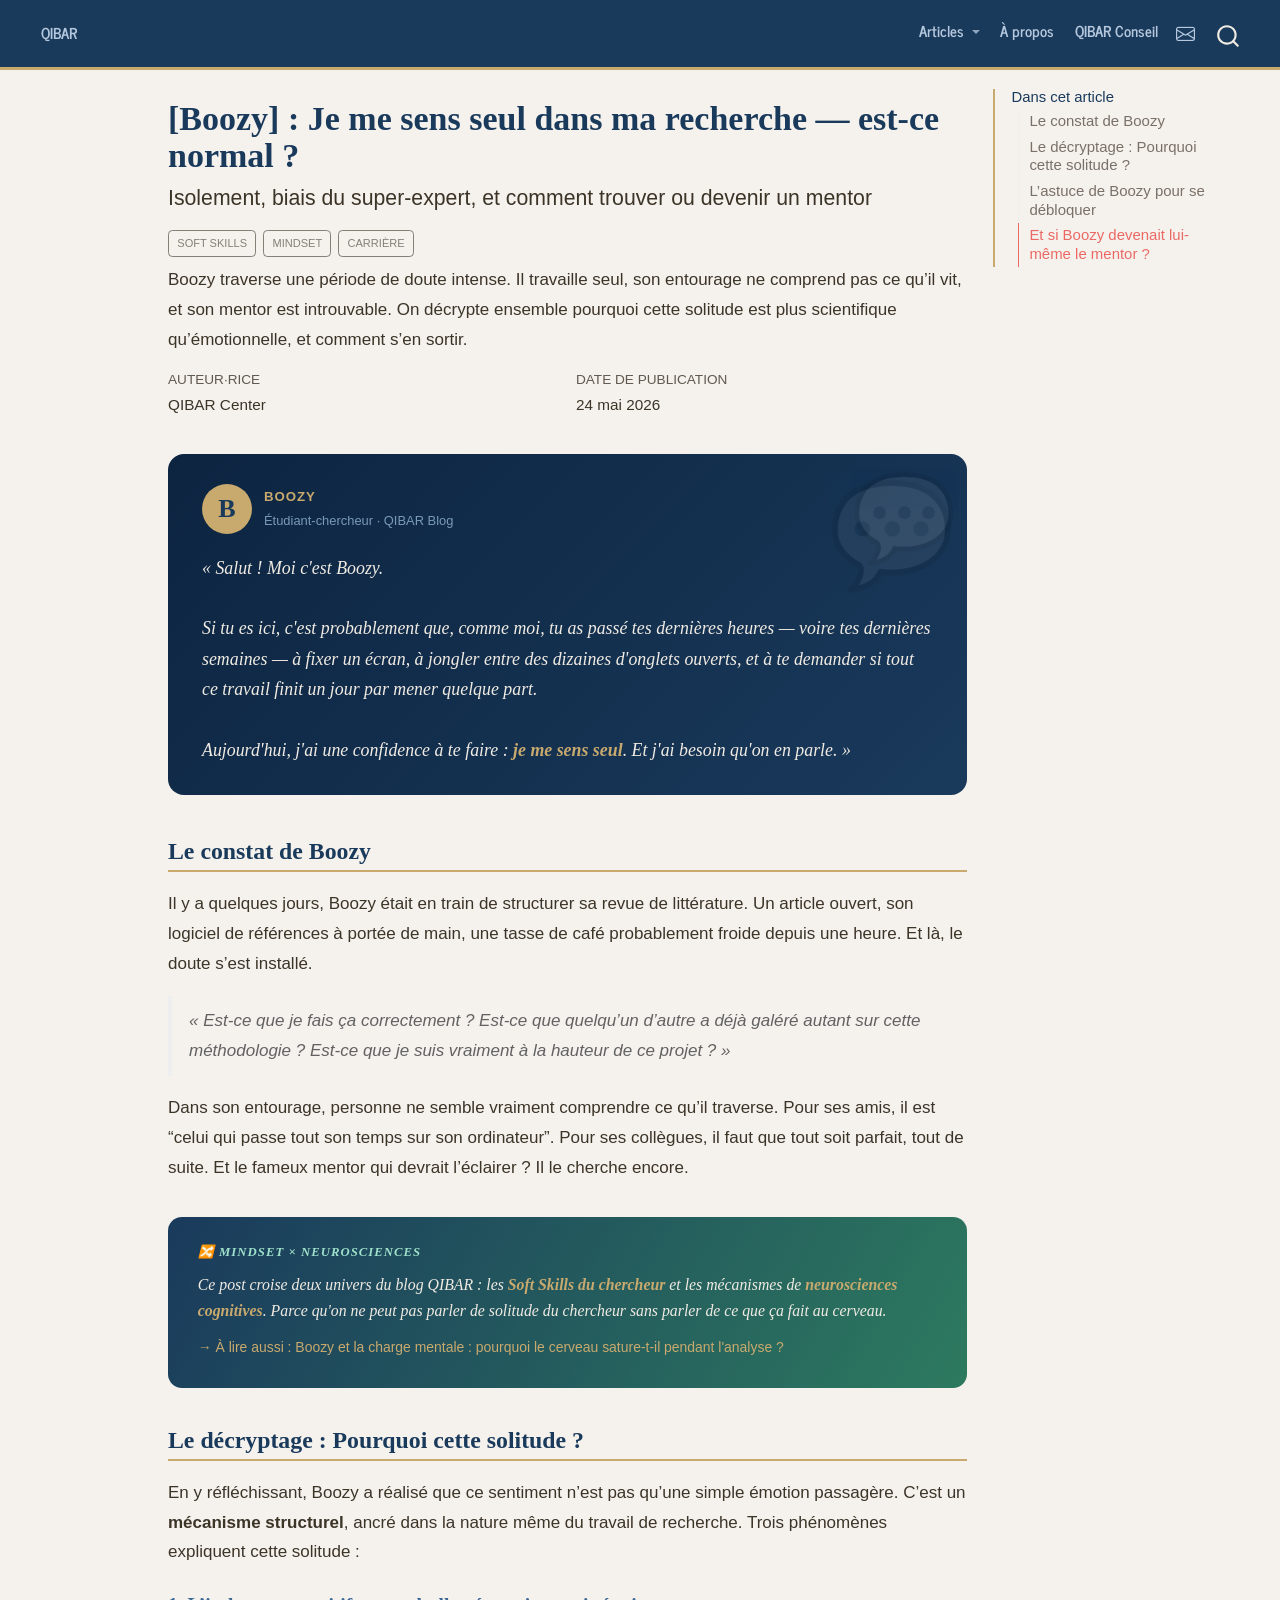
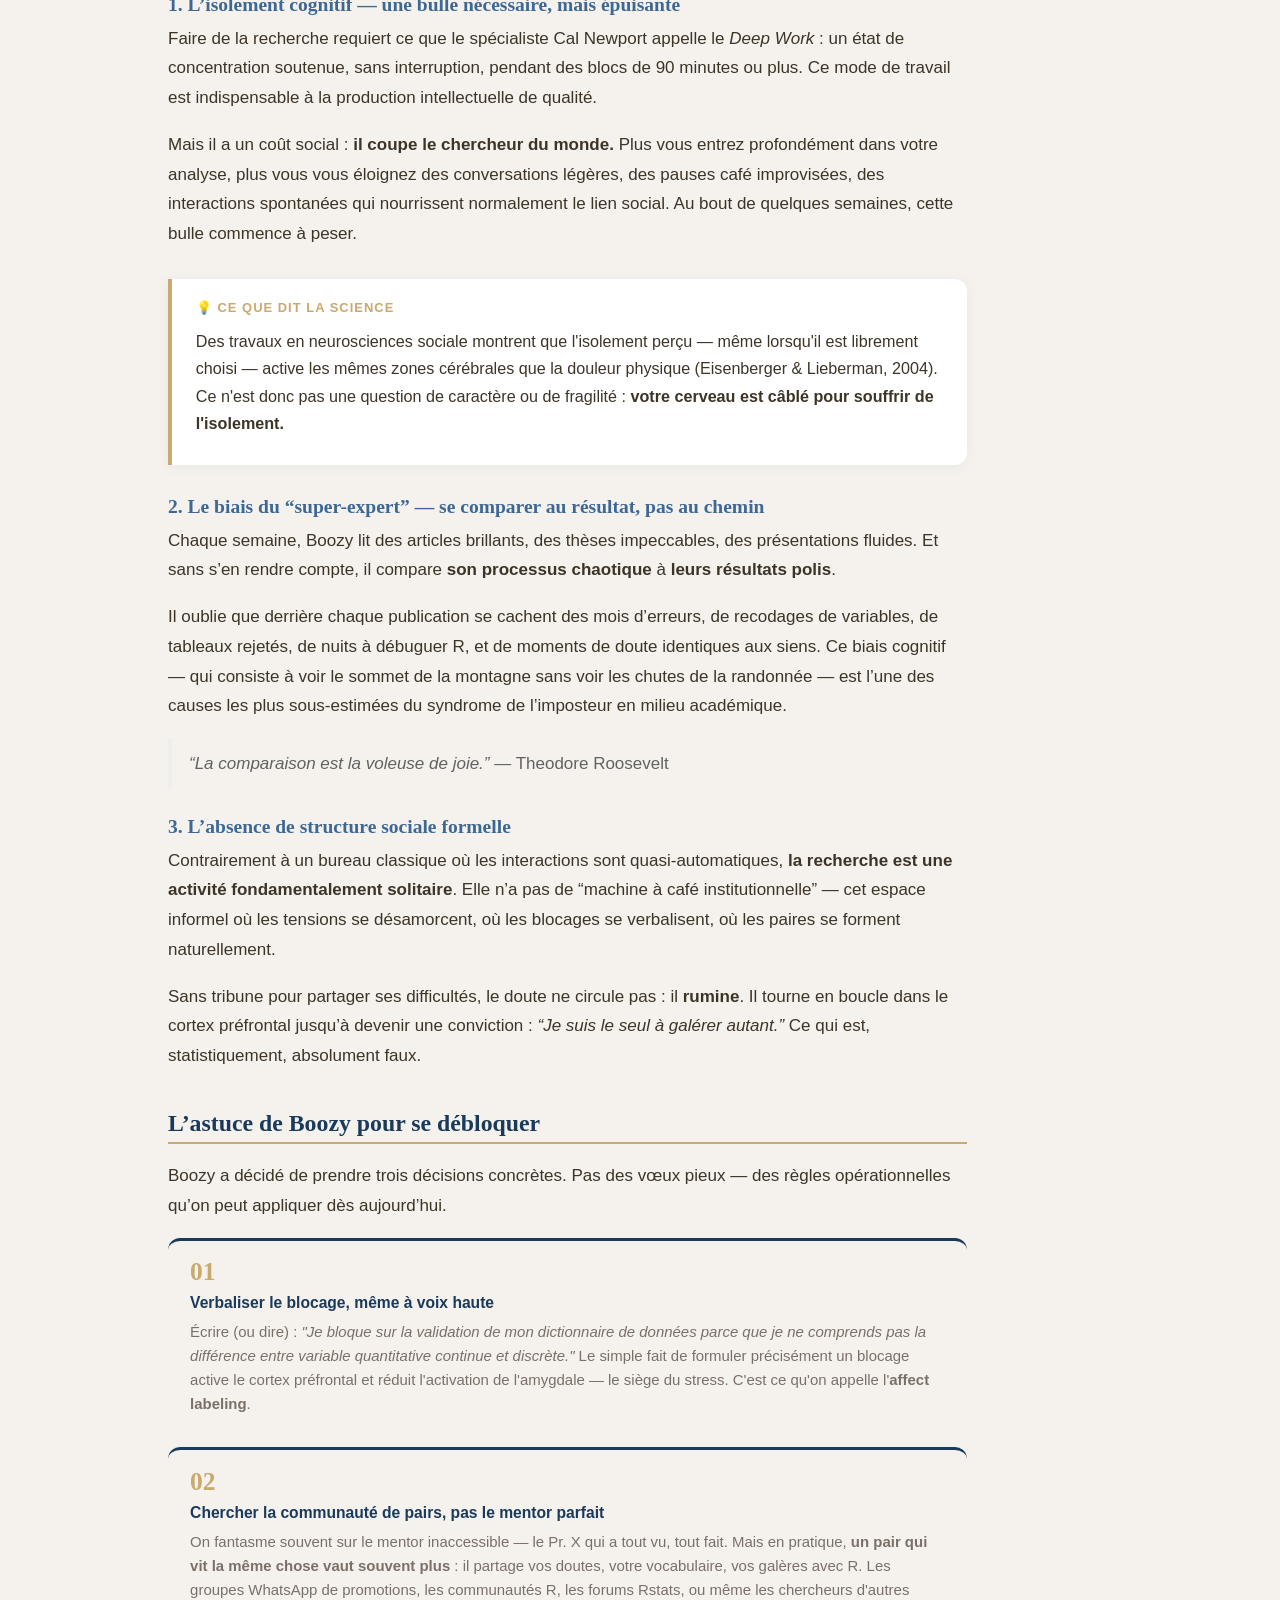
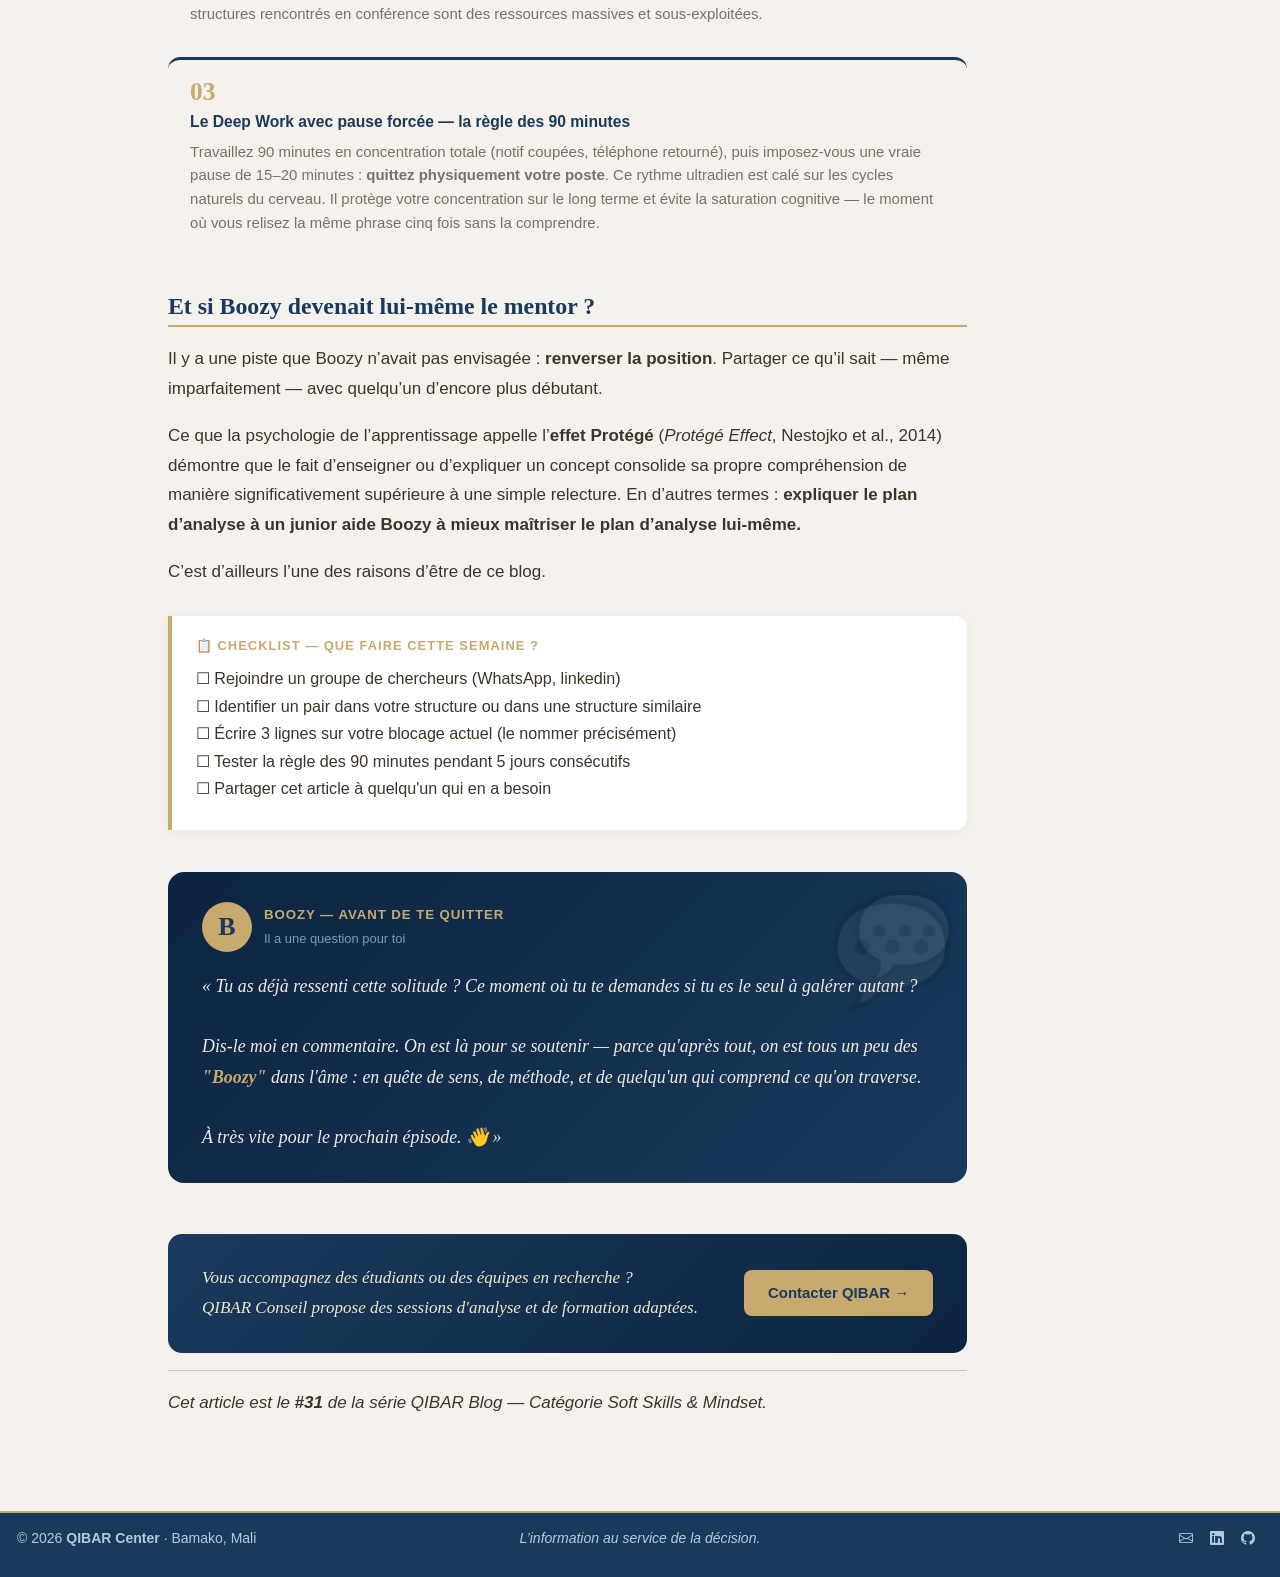
<file: docs/posts/031-boozy-solitude-chercheur/index.html>
<!DOCTYPE html>
<html xmlns="http://www.w3.org/1999/xhtml" lang="fr" xml:lang="fr"><head>

<meta charset="utf-8">
<meta name="generator" content="quarto-1.6.32">

<meta name="viewport" content="width=device-width, initial-scale=1.0, user-scalable=yes">

<meta name="author" content="QIBAR Center">
<meta name="description" content="Boozy traverse une période de doute intense. Il travaille seul, son entourage ne comprend pas ce qu’il vit, et son mentor est introuvable. On décrypte ensemble pourquoi cette solitude est plus scientifique qu’émotionnelle, et comment s’en sortir.">

<title>[Boozy] : Je me sens seul dans ma recherche — est-ce normal ? – QIBAR · Data &amp; Recherche</title>
<style>
code{white-space: pre-wrap;}
span.smallcaps{font-variant: small-caps;}
div.columns{display: flex; gap: min(4vw, 1.5em);}
div.column{flex: auto; overflow-x: auto;}
div.hanging-indent{margin-left: 1.5em; text-indent: -1.5em;}
ul.task-list{list-style: none;}
ul.task-list li input[type="checkbox"] {
  width: 0.8em;
  margin: 0 0.8em 0.2em -1em; /* quarto-specific, see https://github.com/quarto-dev/quarto-cli/issues/4556 */ 
  vertical-align: middle;
}
</style>


<script src="../../site_libs/quarto-nav/quarto-nav.js"></script>
<script src="../../site_libs/clipboard/clipboard.min.js"></script>
<script src="../../site_libs/quarto-search/autocomplete.umd.js"></script>
<script src="../../site_libs/quarto-search/fuse.min.js"></script>
<script src="../../site_libs/quarto-search/quarto-search.js"></script>
<meta name="quarto:offset" content="../../">
<script src="../../site_libs/quarto-html/quarto.js"></script>
<script src="../../site_libs/quarto-html/popper.min.js"></script>
<script src="../../site_libs/quarto-html/tippy.umd.min.js"></script>
<script src="../../site_libs/quarto-html/anchor.min.js"></script>
<link href="../../site_libs/quarto-html/tippy.css" rel="stylesheet">
<link href="../../site_libs/quarto-html/quarto-syntax-highlighting-fc6d358c97f25a8ea829b86655043430.css" rel="stylesheet" id="quarto-text-highlighting-styles">
<script src="../../site_libs/bootstrap/bootstrap.min.js"></script>
<link href="../../site_libs/bootstrap/bootstrap-icons.css" rel="stylesheet">
<link href="../../site_libs/bootstrap/bootstrap-5cda604207b2522b33111d29a4a27806.min.css" rel="stylesheet" append-hash="true" id="quarto-bootstrap" data-mode="light">
<script id="quarto-search-options" type="application/json">{
  "location": "navbar",
  "copy-button": false,
  "collapse-after": 3,
  "panel-placement": "end",
  "type": "overlay",
  "limit": 50,
  "keyboard-shortcut": [
    "f",
    "/",
    "s"
  ],
  "show-item-context": false,
  "language": {
    "search-no-results-text": "Pas de résultats",
    "search-matching-documents-text": "documents trouvés",
    "search-copy-link-title": "Copier le lien vers la recherche",
    "search-hide-matches-text": "Cacher les correspondances additionnelles",
    "search-more-match-text": "correspondance de plus dans ce document",
    "search-more-matches-text": "correspondances de plus dans ce document",
    "search-clear-button-title": "Effacer",
    "search-text-placeholder": "",
    "search-detached-cancel-button-title": "Annuler",
    "search-submit-button-title": "Envoyer",
    "search-label": "Recherche"
  }
}</script>
<style>html{ scroll-behavior: smooth; }</style>


<link rel="stylesheet" href="../../styles.css">
<meta property="og:title" content="QIBAR · Data &amp; Recherche">
<meta property="og:description" content="Analyse de données, épidémiologie et mindset du chercheur">
<meta property="og:image" content="boozy-solitude.png">
<meta property="og:site_name" content="QIBAR · Data &amp; Recherche">
<meta name="twitter:title" content="[Boozy] : Je me sens seul dans ma recherche — est-ce normal ? – QIBAR · Data &amp; Recherche">
<meta name="twitter:description" content="Boozy traverse une période de doute intense. Il travaille seul, son entourage ne comprend pas ce qu’il vit, et son mentor est introuvable. On décrypte ensemble pourquoi cette solitude est plus scientifique qu’émotionnelle, et comment s’en sortir.">
<meta name="twitter:image" content="boozy-solitude.png">
<meta name="twitter:creator" content="@mahamoudkourei1">
<meta name="twitter:card" content="summary_large_image">
</head>

<body class="nav-fixed">

<div id="quarto-search-results"></div>
  <header id="quarto-header" class="headroom fixed-top">
    <nav class="navbar navbar-expand-lg " data-bs-theme="dark">
      <div class="navbar-container container-fluid">
            <div id="quarto-search" class="" title="Recherche"></div>
          <button class="navbar-toggler" type="button" data-bs-toggle="collapse" data-bs-target="#navbarCollapse" aria-controls="navbarCollapse" role="menu" aria-expanded="false" aria-label="Basculer la navigation" onclick="if (window.quartoToggleHeadroom) { window.quartoToggleHeadroom(); }">
  <span class="navbar-toggler-icon"></span>
</button>
          <div class="collapse navbar-collapse" id="navbarCollapse">
            <ul class="navbar-nav navbar-nav-scroll me-auto">
  <li class="nav-item">
    <a class="nav-link" href="../../index.html"> 
<span class="menu-text"><strong>Q</strong>IBAR</span></a>
  </li>  
</ul>
            <ul class="navbar-nav navbar-nav-scroll ms-auto">
  <li class="nav-item dropdown ">
    <a class="nav-link dropdown-toggle" href="#" id="nav-menu-articles" role="link" data-bs-toggle="dropdown" aria-expanded="false">
 <span class="menu-text">Articles</span>
    </a>
    <ul class="dropdown-menu dropdown-menu-end" aria-labelledby="nav-menu-articles">    
        <li>
    <a class="dropdown-item" href="../../index.html#analyse">
 <span class="dropdown-text">📊 Analyse &amp; R</span></a>
  </li>  
        <li>
    <a class="dropdown-item" href="../../index.html#carto">
 <span class="dropdown-text">🗺️ Cartographie</span></a>
  </li>  
        <li>
    <a class="dropdown-item" href="../../index.html#meta">
 <span class="dropdown-text">🔬 Méta-analyse</span></a>
  </li>  
        <li>
    <a class="dropdown-item" href="../../index.html#mindset">
 <span class="dropdown-text">🧠 Mindset &amp; Soft Skills</span></a>
  </li>  
        <li>
    <a class="dropdown-item" href="../../index.html#epi">
 <span class="dropdown-text">🧬 Épidémiologie</span></a>
  </li>  
        <li>
    <a class="dropdown-item" href="../../index.html#neuro">
 <span class="dropdown-text">⚡ Neurosciences</span></a>
  </li>  
    </ul>
  </li>
  <li class="nav-item">
    <a class="nav-link" href="../../about.html"> 
<span class="menu-text">À propos</span></a>
  </li>  
  <li class="nav-item">
    <a class="nav-link" href="mailto:mahamoud.koureichi@gmail.com"> 
<span class="menu-text">QIBAR Conseil</span></a>
  </li>  
  <li class="nav-item compact">
    <a class="nav-link" href="mailto:mahamoud.koureichi@gmail.com"> <i class="bi bi-envelope" role="img" aria-label="Email">
</i> 
<span class="menu-text"></span></a>
  </li>  
</ul>
          </div> <!-- /navcollapse -->
            <div class="quarto-navbar-tools">
</div>
      </div> <!-- /container-fluid -->
    </nav>
</header>
<!-- content -->
<div id="quarto-content" class="quarto-container page-columns page-rows-contents page-layout-article page-navbar">
<!-- sidebar -->
<!-- margin-sidebar -->
    <div id="quarto-margin-sidebar" class="sidebar margin-sidebar">
        <nav id="TOC" role="doc-toc" class="toc-active">
    <h2 id="toc-title">Dans cet article</h2>
   
  <ul>
  <li><a href="#le-constat-de-boozy" id="toc-le-constat-de-boozy" class="nav-link active" data-scroll-target="#le-constat-de-boozy">Le constat de Boozy</a></li>
  <li><a href="#le-décryptage-pourquoi-cette-solitude" id="toc-le-décryptage-pourquoi-cette-solitude" class="nav-link" data-scroll-target="#le-décryptage-pourquoi-cette-solitude">Le décryptage : Pourquoi cette solitude ?</a>
  <ul class="collapse">
  <li><a href="#lisolement-cognitif-une-bulle-nécessaire-mais-épuisante" id="toc-lisolement-cognitif-une-bulle-nécessaire-mais-épuisante" class="nav-link" data-scroll-target="#lisolement-cognitif-une-bulle-nécessaire-mais-épuisante">1. L’isolement cognitif — une bulle nécessaire, mais épuisante</a></li>
  <li><a href="#le-biais-du-super-expert-se-comparer-au-résultat-pas-au-chemin" id="toc-le-biais-du-super-expert-se-comparer-au-résultat-pas-au-chemin" class="nav-link" data-scroll-target="#le-biais-du-super-expert-se-comparer-au-résultat-pas-au-chemin">2. Le biais du “super-expert” — se comparer au résultat, pas au chemin</a></li>
  <li><a href="#labsence-de-structure-sociale-formelle" id="toc-labsence-de-structure-sociale-formelle" class="nav-link" data-scroll-target="#labsence-de-structure-sociale-formelle">3. L’absence de structure sociale formelle</a></li>
  </ul></li>
  <li><a href="#lastuce-de-boozy-pour-se-débloquer" id="toc-lastuce-de-boozy-pour-se-débloquer" class="nav-link" data-scroll-target="#lastuce-de-boozy-pour-se-débloquer">L’astuce de Boozy pour se débloquer</a></li>
  <li><a href="#et-si-boozy-devenait-lui-même-le-mentor" id="toc-et-si-boozy-devenait-lui-même-le-mentor" class="nav-link" data-scroll-target="#et-si-boozy-devenait-lui-même-le-mentor">Et si Boozy devenait lui-même le mentor ?</a></li>
  </ul>
</nav>
    </div>
<!-- main -->
<main class="content" id="quarto-document-content">

<header id="title-block-header" class="quarto-title-block default">
<div class="quarto-title">
<h1 class="title">[Boozy] : Je me sens seul dans ma recherche — est-ce normal ?</h1>
<p class="subtitle lead">Isolement, biais du super-expert, et comment trouver ou devenir un mentor</p>
  <div class="quarto-categories">
    <div class="quarto-category">Soft Skills</div>
    <div class="quarto-category">Mindset</div>
    <div class="quarto-category">Carrière</div>
  </div>
  </div>

<div>
  <div class="description">
    Boozy traverse une période de doute intense. Il travaille seul, son entourage ne comprend pas ce qu’il vit, et son mentor est introuvable. On décrypte ensemble pourquoi cette solitude est plus scientifique qu’émotionnelle, et comment s’en sortir.
  </div>
</div>


<div class="quarto-title-meta">

    <div>
    <div class="quarto-title-meta-heading">Auteur·rice</div>
    <div class="quarto-title-meta-contents">
             <p>QIBAR Center </p>
          </div>
  </div>
    
    <div>
    <div class="quarto-title-meta-heading">Date de publication</div>
    <div class="quarto-title-meta-contents">
      <p class="date">24 mai 2026</p>
    </div>
  </div>
  
    
  </div>
  


</header>


<style>
/* Styles spécifiques au post Boozy */
.boozy-block {
  background: linear-gradient(135deg, #0C2440, #1A3A5C);
  border-radius: 16px;
  padding: 1.75rem 2rem;
  margin: 2rem 0 2.5rem;
  position: relative;
  overflow: hidden;
}
.boozy-block::after {
  content: "💬";
  position: absolute;
  top: -8px;
  right: 12px;
  font-size: 6rem;
  opacity: 0.06;
  pointer-events: none;
}
.boozy-avatar {
  display: flex;
  align-items: center;
  gap: 12px;
  margin-bottom: 1.1rem;
}
.boozy-monogram {
  width: 50px;
  height: 50px;
  border-radius: 50%;
  background: #C8A96E;
  display: flex;
  align-items: center;
  justify-content: center;
  font-family: Georgia, serif;
  font-size: 26px;
  font-weight: 700;
  color: #1A3A5C;
  flex-shrink: 0;
}
.boozy-name { font-size: 0.78rem; font-weight: 700; color: #C8A96E; letter-spacing: 0.07em; text-transform: uppercase; display: block; }
.boozy-role { font-size: 0.76rem; color: #7A9AB8; display: block; margin-top: 2px; }
.boozy-speech { font-family: Georgia, serif; font-style: italic; font-size: 1.05rem; color: #F0EBE3; line-height: 1.7; margin: 0; }

.qibar-section {
  border-left: 4px solid #C8A96E;
  background: #ffffff;
  border-radius: 0 12px 12px 0;
  padding: 1.1rem 1.4rem;
  margin: 1.75rem 0;
  box-shadow: 0 2px 12px rgba(26,58,92,0.06);
}
.qibar-section .qs-label {
  font-size: 0.76rem;
  font-weight: 700;
  text-transform: uppercase;
  letter-spacing: 0.08em;
  color: #C8A96E;
  margin: 0 0 0.5rem;
  display: flex;
  align-items: center;
  gap: 6px;
}
.qibar-section p, .qibar-section li { font-size: 0.95rem; color: #3D3428; margin: 0 0 0.5rem; line-height: 1.7; }

.rule-box {
  background: #F5F2EE;
  border-radius: 12px;
  padding: 1.1rem 1.3rem;
  margin: 0.75rem 0;
  border-top: 3px solid #1A3A5C;
}
.rule-box .rule-num { font-family: Georgia, serif; font-size: 1.5rem; font-weight: 700; color: #C8A96E; display: block; line-height: 1; margin-bottom: 4px; }
.rule-box .rule-title { font-size: 0.92rem; font-weight: 600; color: #1A3A5C; display: block; margin-bottom: 4px; }
.rule-box p { font-size: 0.88rem; color: #7A7068; margin: 0; line-height: 1.6; }

.crossover-box {
  background: linear-gradient(120deg, #1A3A5C 0%, #2D7A5F 100%);
  border-radius: 14px;
  padding: 1.5rem 1.75rem;
  margin: 2rem 0;
}
.crossover-box .cx-label { font-size: 0.75rem; font-weight: 700; text-transform: uppercase; letter-spacing: 0.08em; color: #9FE1CB; margin-bottom: 0.5rem; }
.crossover-box p { font-size: 0.93rem; color: #F0EBE3; font-family: Georgia, serif; font-style: italic; line-height: 1.65; margin: 0 0 0.5rem; }
.crossover-box .cx-link { font-size: 0.82rem; color: #C8A96E; font-style: normal; }

.post-cta {
  background: linear-gradient(135deg, #1A3A5C, #0C2440);
  border-radius: 14px;
  padding: 1.75rem 2rem;
  margin-top: 3rem;
  display: flex;
  align-items: center;
  justify-content: space-between;
  gap: 1.25rem;
  flex-wrap: wrap;
}
.post-cta p { color: #F0E6CC; margin: 0; font-family: Georgia, serif; font-style: italic; font-size: 1rem; }
.post-cta a { background: #C8A96E; color: #1A3A5C; font-weight: 700; font-size: 0.88rem; padding: 0.6rem 1.4rem; border-radius: 8px; text-decoration: none; white-space: nowrap; }
</style>

<!-- ── BLOC BOOZY ─────────────────────────────────────────────────────────── -->
<div class="boozy-block">
  <div class="boozy-avatar">
    <div class="boozy-monogram">B</div>
    <div>
      <span class="boozy-name">Boozy</span>
      <span class="boozy-role">Étudiant-chercheur · QIBAR Blog</span>
    </div>
  </div>
  <p class="boozy-speech">
    « Salut ! Moi c'est Boozy.<br><br>
    Si tu es ici, c'est probablement que, comme moi, tu as passé tes dernières heures — voire tes dernières semaines — à fixer un écran, à jongler entre des dizaines d'onglets ouverts, et à te demander si tout ce travail finit un jour par mener quelque part.<br><br>
    Aujourd'hui, j'ai une confidence à te faire : <strong style="color:#C8A96E">je me sens seul</strong>. Et j'ai besoin qu'on en parle. »
  </p>
</div>
<section id="le-constat-de-boozy" class="level2">
<h2 class="anchored" data-anchor-id="le-constat-de-boozy">Le constat de Boozy</h2>
<p>Il y a quelques jours, Boozy était en train de structurer sa revue de littérature. Un article ouvert, son logiciel de références à portée de main, une tasse de café probablement froide depuis une heure. Et là, le doute s’est installé.</p>
<blockquote class="blockquote">
<p><em>« Est-ce que je fais ça correctement ? Est-ce que quelqu’un d’autre a déjà galéré autant sur cette méthodologie ? Est-ce que je suis vraiment à la hauteur de ce projet ? »</em></p>
</blockquote>
<p>Dans son entourage, personne ne semble vraiment comprendre ce qu’il traverse. Pour ses amis, il est “celui qui passe tout son temps sur son ordinateur”. Pour ses collègues, il faut que tout soit parfait, tout de suite. Et le fameux mentor qui devrait l’éclairer ? Il le cherche encore.</p>
<div class="crossover-box">
  <p class="cx-label">🔀 Mindset × Neurosciences</p>
  <p>Ce post croise deux univers du blog QIBAR : les <strong style="color:#C8A96E">Soft Skills du chercheur</strong> et les mécanismes de <strong style="color:#C8A96E">neurosciences cognitives</strong>. Parce qu'on ne peut pas parler de solitude du chercheur sans parler de ce que ça fait au cerveau.</p>
  <span class="cx-link">→ À lire aussi : Boozy et la charge mentale : pourquoi le cerveau sature-t-il pendant l'analyse ?</span>
</div>
</section>
<section id="le-décryptage-pourquoi-cette-solitude" class="level2">
<h2 class="anchored" data-anchor-id="le-décryptage-pourquoi-cette-solitude">Le décryptage : Pourquoi cette solitude ?</h2>
<p>En y réfléchissant, Boozy a réalisé que ce sentiment n’est pas qu’une simple émotion passagère. C’est un <strong>mécanisme structurel</strong>, ancré dans la nature même du travail de recherche. Trois phénomènes expliquent cette solitude :</p>
<section id="lisolement-cognitif-une-bulle-nécessaire-mais-épuisante" class="level3">
<h3 class="anchored" data-anchor-id="lisolement-cognitif-une-bulle-nécessaire-mais-épuisante">1. L’isolement cognitif — une bulle nécessaire, mais épuisante</h3>
<p>Faire de la recherche requiert ce que le spécialiste Cal Newport appelle le <em>Deep Work</em> : un état de concentration soutenue, sans interruption, pendant des blocs de 90 minutes ou plus. Ce mode de travail est indispensable à la production intellectuelle de qualité.</p>
<p>Mais il a un coût social : <strong>il coupe le chercheur du monde.</strong> Plus vous entrez profondément dans votre analyse, plus vous vous éloignez des conversations légères, des pauses café improvisées, des interactions spontanées qui nourrissent normalement le lien social. Au bout de quelques semaines, cette bulle commence à peser.</p>
<div class="qibar-section">
  <p class="qs-label">💡 Ce que dit la science</p>
  <p>Des travaux en neurosciences sociale montrent que l'isolement perçu — même lorsqu'il est librement choisi — active les mêmes zones cérébrales que la douleur physique (Eisenberger &amp; Lieberman, 2004). Ce n'est donc pas une question de caractère ou de fragilité : <strong>votre cerveau est câblé pour souffrir de l'isolement.</strong></p>
</div>
</section>
<section id="le-biais-du-super-expert-se-comparer-au-résultat-pas-au-chemin" class="level3">
<h3 class="anchored" data-anchor-id="le-biais-du-super-expert-se-comparer-au-résultat-pas-au-chemin">2. Le biais du “super-expert” — se comparer au résultat, pas au chemin</h3>
<p>Chaque semaine, Boozy lit des articles brillants, des thèses impeccables, des présentations fluides. Et sans s’en rendre compte, il compare <strong>son processus chaotique</strong> à <strong>leurs résultats polis</strong>.</p>
<p>Il oublie que derrière chaque publication se cachent des mois d’erreurs, de recodages de variables, de tableaux rejetés, de nuits à débuguer R, et de moments de doute identiques aux siens. Ce biais cognitif — qui consiste à voir le sommet de la montagne sans voir les chutes de la randonnée — est l’une des causes les plus sous-estimées du syndrome de l’imposteur en milieu académique.</p>
<blockquote class="blockquote">
<p><em>“La comparaison est la voleuse de joie.”</em> — Theodore Roosevelt</p>
</blockquote>
</section>
<section id="labsence-de-structure-sociale-formelle" class="level3">
<h3 class="anchored" data-anchor-id="labsence-de-structure-sociale-formelle">3. L’absence de structure sociale formelle</h3>
<p>Contrairement à un bureau classique où les interactions sont quasi-automatiques, <strong>la recherche est une activité fondamentalement solitaire</strong>. Elle n’a pas de “machine à café institutionnelle” — cet espace informel où les tensions se désamorcent, où les blocages se verbalisent, où les paires se forment naturellement.</p>
<p>Sans tribune pour partager ses difficultés, le doute ne circule pas : il <strong>rumine</strong>. Il tourne en boucle dans le cortex préfrontal jusqu’à devenir une conviction : <em>“Je suis le seul à galérer autant.”</em> Ce qui est, statistiquement, absolument faux.</p>
</section>
</section>
<section id="lastuce-de-boozy-pour-se-débloquer" class="level2">
<h2 class="anchored" data-anchor-id="lastuce-de-boozy-pour-se-débloquer">L’astuce de Boozy pour se débloquer</h2>
<p>Boozy a décidé de prendre trois décisions concrètes. Pas des vœux pieux — des règles opérationnelles qu’on peut appliquer dès aujourd’hui.</p>
<div class="rule-box">
  <span class="rule-num">01</span>
  <span class="rule-title">Verbaliser le blocage, même à voix haute</span>
  <p>Écrire (ou dire) : <em>"Je bloque sur la validation de mon dictionnaire de données parce que je ne comprends pas la différence entre variable quantitative continue et discrète."</em> Le simple fait de formuler précisément un blocage active le cortex préfrontal et réduit l'activation de l'amygdale — le siège du stress. C'est ce qu'on appelle l'<strong>affect labeling</strong>.</p>
</div>

<div class="rule-box">
  <span class="rule-num">02</span>
  <span class="rule-title">Chercher la communauté de pairs, pas le mentor parfait</span>
  <p>On fantasme souvent sur le mentor inaccessible — le Pr. X qui a tout vu, tout fait. Mais en pratique, <strong>un pair qui vit la même chose vaut souvent plus</strong> : il partage vos doutes, votre vocabulaire, vos galères avec R. Les groupes WhatsApp de promotions, les communautés R, les forums Rstats, ou même les chercheurs d'autres structures rencontrés en conférence sont des ressources massives et sous-exploitées.</p>
</div>

<div class="rule-box">
  <span class="rule-num">03</span>
  <span class="rule-title">Le Deep Work avec pause forcée — la règle des 90 minutes</span>
  <p>Travaillez 90 minutes en concentration totale (notif coupées, téléphone retourné), puis imposez-vous une vraie pause de 15–20 minutes : <strong>quittez physiquement votre poste</strong>. Ce rythme ultradien est calé sur les cycles naturels du cerveau. Il protège votre concentration sur le long terme et évite la saturation cognitive — le moment où vous relisez la même phrase cinq fois sans la comprendre.</p>
</div>
</section>
<section id="et-si-boozy-devenait-lui-même-le-mentor" class="level2">
<h2 class="anchored" data-anchor-id="et-si-boozy-devenait-lui-même-le-mentor">Et si Boozy devenait lui-même le mentor ?</h2>
<p>Il y a une piste que Boozy n’avait pas envisagée : <strong>renverser la position</strong>. Partager ce qu’il sait — même imparfaitement — avec quelqu’un d’encore plus débutant.</p>
<p>Ce que la psychologie de l’apprentissage appelle l’<strong>effet Protégé</strong> (<em>Protégé Effect</em>, Nestojko et al., 2014) démontre que le fait d’enseigner ou d’expliquer un concept consolide sa propre compréhension de manière significativement supérieure à une simple relecture. En d’autres termes : <strong>expliquer le plan d’analyse à un junior aide Boozy à mieux maîtriser le plan d’analyse lui-même.</strong></p>
<p>C’est d’ailleurs l’une des raisons d’être de ce blog.</p>
<div class="qibar-section">
  <p class="qs-label">📋 Checklist — Que faire cette semaine ?</p>
  <p>☐ Rejoindre un groupe de chercheurs (WhatsApp, linkedin)<br>
  ☐ Identifier un pair dans votre structure ou dans une structure similaire<br>
  ☐ Écrire 3 lignes sur votre blocage actuel (le nommer précisément)<br>
  ☐ Tester la règle des 90 minutes pendant 5 jours consécutifs<br>
  ☐ Partager cet article à quelqu'un qui en a besoin</p>
</div>

<!-- ── ET TOI ? ─────────────────────────────────────────────────────────── -->
<div class="boozy-block" style="margin-top:2.5rem">
  <div class="boozy-avatar">
    <div class="boozy-monogram">B</div>
    <div>
      <span class="boozy-name">Boozy — avant de te quitter</span>
      <span class="boozy-role">Il a une question pour toi</span>
    </div>
  </div>
  <p class="boozy-speech">
    « Tu as déjà ressenti cette solitude ? Ce moment où tu te demandes si tu es le seul à galérer autant ?<br><br>
    Dis-le moi en commentaire. On est là pour se soutenir — parce qu'après tout, on est tous un peu des <strong style="color:#C8A96E">"Boozy"</strong> dans l'âme : en quête de sens, de méthode, et de quelqu'un qui comprend ce qu'on traverse.<br><br>
    À très vite pour le prochain épisode. 👋 »
  </p>
</div>

<!-- ── CTA QIBAR ──────────────────────────────────────────────────────────── -->
<div class="post-cta">
  <p>Vous accompagnez des étudiants ou des équipes en recherche ?<br>QIBAR Conseil propose des sessions d'analyse et de formation adaptées.</p>
  <a href="mailto:mahamoud.koureichi@gmail.com">Contacter QIBAR →</a>
</div>
<hr>
<p><em>Cet article est le <strong>#31</strong> de la série QIBAR Blog — Catégorie Soft Skills &amp; Mindset.</em></p>


</section>

</main> <!-- /main -->
<script id="quarto-html-after-body" type="application/javascript">
window.document.addEventListener("DOMContentLoaded", function (event) {
  const toggleBodyColorMode = (bsSheetEl) => {
    const mode = bsSheetEl.getAttribute("data-mode");
    const bodyEl = window.document.querySelector("body");
    if (mode === "dark") {
      bodyEl.classList.add("quarto-dark");
      bodyEl.classList.remove("quarto-light");
    } else {
      bodyEl.classList.add("quarto-light");
      bodyEl.classList.remove("quarto-dark");
    }
  }
  const toggleBodyColorPrimary = () => {
    const bsSheetEl = window.document.querySelector("link#quarto-bootstrap");
    if (bsSheetEl) {
      toggleBodyColorMode(bsSheetEl);
    }
  }
  toggleBodyColorPrimary();  
  const icon = "";
  const anchorJS = new window.AnchorJS();
  anchorJS.options = {
    placement: 'right',
    icon: icon
  };
  anchorJS.add('.anchored');
  const isCodeAnnotation = (el) => {
    for (const clz of el.classList) {
      if (clz.startsWith('code-annotation-')) {                     
        return true;
      }
    }
    return false;
  }
  const onCopySuccess = function(e) {
    // button target
    const button = e.trigger;
    // don't keep focus
    button.blur();
    // flash "checked"
    button.classList.add('code-copy-button-checked');
    var currentTitle = button.getAttribute("title");
    button.setAttribute("title", "Copié");
    let tooltip;
    if (window.bootstrap) {
      button.setAttribute("data-bs-toggle", "tooltip");
      button.setAttribute("data-bs-placement", "left");
      button.setAttribute("data-bs-title", "Copié");
      tooltip = new bootstrap.Tooltip(button, 
        { trigger: "manual", 
          customClass: "code-copy-button-tooltip",
          offset: [0, -8]});
      tooltip.show();    
    }
    setTimeout(function() {
      if (tooltip) {
        tooltip.hide();
        button.removeAttribute("data-bs-title");
        button.removeAttribute("data-bs-toggle");
        button.removeAttribute("data-bs-placement");
      }
      button.setAttribute("title", currentTitle);
      button.classList.remove('code-copy-button-checked');
    }, 1000);
    // clear code selection
    e.clearSelection();
  }
  const getTextToCopy = function(trigger) {
      const codeEl = trigger.previousElementSibling.cloneNode(true);
      for (const childEl of codeEl.children) {
        if (isCodeAnnotation(childEl)) {
          childEl.remove();
        }
      }
      return codeEl.innerText;
  }
  const clipboard = new window.ClipboardJS('.code-copy-button:not([data-in-quarto-modal])', {
    text: getTextToCopy
  });
  clipboard.on('success', onCopySuccess);
  if (window.document.getElementById('quarto-embedded-source-code-modal')) {
    // For code content inside modals, clipBoardJS needs to be initialized with a container option
    // TODO: Check when it could be a function (https://github.com/zenorocha/clipboard.js/issues/860)
    const clipboardModal = new window.ClipboardJS('.code-copy-button[data-in-quarto-modal]', {
      text: getTextToCopy,
      container: window.document.getElementById('quarto-embedded-source-code-modal')
    });
    clipboardModal.on('success', onCopySuccess);
  }
    var localhostRegex = new RegExp(/^(?:http|https):\/\/localhost\:?[0-9]*\//);
    var mailtoRegex = new RegExp(/^mailto:/);
      var filterRegex = new RegExp('/' + window.location.host + '/');
    var isInternal = (href) => {
        return filterRegex.test(href) || localhostRegex.test(href) || mailtoRegex.test(href);
    }
    // Inspect non-navigation links and adorn them if external
 	var links = window.document.querySelectorAll('a[href]:not(.nav-link):not(.navbar-brand):not(.toc-action):not(.sidebar-link):not(.sidebar-item-toggle):not(.pagination-link):not(.no-external):not([aria-hidden]):not(.dropdown-item):not(.quarto-navigation-tool):not(.about-link)');
    for (var i=0; i<links.length; i++) {
      const link = links[i];
      if (!isInternal(link.href)) {
        // undo the damage that might have been done by quarto-nav.js in the case of
        // links that we want to consider external
        if (link.dataset.originalHref !== undefined) {
          link.href = link.dataset.originalHref;
        }
          // target, if specified
          link.setAttribute("target", "_blank");
          if (link.getAttribute("rel") === null) {
            link.setAttribute("rel", "noopener");
          }
      }
    }
  function tippyHover(el, contentFn, onTriggerFn, onUntriggerFn) {
    const config = {
      allowHTML: true,
      maxWidth: 500,
      delay: 100,
      arrow: false,
      appendTo: function(el) {
          return el.parentElement;
      },
      interactive: true,
      interactiveBorder: 10,
      theme: 'quarto',
      placement: 'bottom-start',
    };
    if (contentFn) {
      config.content = contentFn;
    }
    if (onTriggerFn) {
      config.onTrigger = onTriggerFn;
    }
    if (onUntriggerFn) {
      config.onUntrigger = onUntriggerFn;
    }
    window.tippy(el, config); 
  }
  const noterefs = window.document.querySelectorAll('a[role="doc-noteref"]');
  for (var i=0; i<noterefs.length; i++) {
    const ref = noterefs[i];
    tippyHover(ref, function() {
      // use id or data attribute instead here
      let href = ref.getAttribute('data-footnote-href') || ref.getAttribute('href');
      try { href = new URL(href).hash; } catch {}
      const id = href.replace(/^#\/?/, "");
      const note = window.document.getElementById(id);
      if (note) {
        return note.innerHTML;
      } else {
        return "";
      }
    });
  }
  const xrefs = window.document.querySelectorAll('a.quarto-xref');
  const processXRef = (id, note) => {
    // Strip column container classes
    const stripColumnClz = (el) => {
      el.classList.remove("page-full", "page-columns");
      if (el.children) {
        for (const child of el.children) {
          stripColumnClz(child);
        }
      }
    }
    stripColumnClz(note)
    if (id === null || id.startsWith('sec-')) {
      // Special case sections, only their first couple elements
      const container = document.createElement("div");
      if (note.children && note.children.length > 2) {
        container.appendChild(note.children[0].cloneNode(true));
        for (let i = 1; i < note.children.length; i++) {
          const child = note.children[i];
          if (child.tagName === "P" && child.innerText === "") {
            continue;
          } else {
            container.appendChild(child.cloneNode(true));
            break;
          }
        }
        if (window.Quarto?.typesetMath) {
          window.Quarto.typesetMath(container);
        }
        return container.innerHTML
      } else {
        if (window.Quarto?.typesetMath) {
          window.Quarto.typesetMath(note);
        }
        return note.innerHTML;
      }
    } else {
      // Remove any anchor links if they are present
      const anchorLink = note.querySelector('a.anchorjs-link');
      if (anchorLink) {
        anchorLink.remove();
      }
      if (window.Quarto?.typesetMath) {
        window.Quarto.typesetMath(note);
      }
      // TODO in 1.5, we should make sure this works without a callout special case
      if (note.classList.contains("callout")) {
        return note.outerHTML;
      } else {
        return note.innerHTML;
      }
    }
  }
  for (var i=0; i<xrefs.length; i++) {
    const xref = xrefs[i];
    tippyHover(xref, undefined, function(instance) {
      instance.disable();
      let url = xref.getAttribute('href');
      let hash = undefined; 
      if (url.startsWith('#')) {
        hash = url;
      } else {
        try { hash = new URL(url).hash; } catch {}
      }
      if (hash) {
        const id = hash.replace(/^#\/?/, "");
        const note = window.document.getElementById(id);
        if (note !== null) {
          try {
            const html = processXRef(id, note.cloneNode(true));
            instance.setContent(html);
          } finally {
            instance.enable();
            instance.show();
          }
        } else {
          // See if we can fetch this
          fetch(url.split('#')[0])
          .then(res => res.text())
          .then(html => {
            const parser = new DOMParser();
            const htmlDoc = parser.parseFromString(html, "text/html");
            const note = htmlDoc.getElementById(id);
            if (note !== null) {
              const html = processXRef(id, note);
              instance.setContent(html);
            } 
          }).finally(() => {
            instance.enable();
            instance.show();
          });
        }
      } else {
        // See if we can fetch a full url (with no hash to target)
        // This is a special case and we should probably do some content thinning / targeting
        fetch(url)
        .then(res => res.text())
        .then(html => {
          const parser = new DOMParser();
          const htmlDoc = parser.parseFromString(html, "text/html");
          const note = htmlDoc.querySelector('main.content');
          if (note !== null) {
            // This should only happen for chapter cross references
            // (since there is no id in the URL)
            // remove the first header
            if (note.children.length > 0 && note.children[0].tagName === "HEADER") {
              note.children[0].remove();
            }
            const html = processXRef(null, note);
            instance.setContent(html);
          } 
        }).finally(() => {
          instance.enable();
          instance.show();
        });
      }
    }, function(instance) {
    });
  }
      let selectedAnnoteEl;
      const selectorForAnnotation = ( cell, annotation) => {
        let cellAttr = 'data-code-cell="' + cell + '"';
        let lineAttr = 'data-code-annotation="' +  annotation + '"';
        const selector = 'span[' + cellAttr + '][' + lineAttr + ']';
        return selector;
      }
      const selectCodeLines = (annoteEl) => {
        const doc = window.document;
        const targetCell = annoteEl.getAttribute("data-target-cell");
        const targetAnnotation = annoteEl.getAttribute("data-target-annotation");
        const annoteSpan = window.document.querySelector(selectorForAnnotation(targetCell, targetAnnotation));
        const lines = annoteSpan.getAttribute("data-code-lines").split(",");
        const lineIds = lines.map((line) => {
          return targetCell + "-" + line;
        })
        let top = null;
        let height = null;
        let parent = null;
        if (lineIds.length > 0) {
            //compute the position of the single el (top and bottom and make a div)
            const el = window.document.getElementById(lineIds[0]);
            top = el.offsetTop;
            height = el.offsetHeight;
            parent = el.parentElement.parentElement;
          if (lineIds.length > 1) {
            const lastEl = window.document.getElementById(lineIds[lineIds.length - 1]);
            const bottom = lastEl.offsetTop + lastEl.offsetHeight;
            height = bottom - top;
          }
          if (top !== null && height !== null && parent !== null) {
            // cook up a div (if necessary) and position it 
            let div = window.document.getElementById("code-annotation-line-highlight");
            if (div === null) {
              div = window.document.createElement("div");
              div.setAttribute("id", "code-annotation-line-highlight");
              div.style.position = 'absolute';
              parent.appendChild(div);
            }
            div.style.top = top - 2 + "px";
            div.style.height = height + 4 + "px";
            div.style.left = 0;
            let gutterDiv = window.document.getElementById("code-annotation-line-highlight-gutter");
            if (gutterDiv === null) {
              gutterDiv = window.document.createElement("div");
              gutterDiv.setAttribute("id", "code-annotation-line-highlight-gutter");
              gutterDiv.style.position = 'absolute';
              const codeCell = window.document.getElementById(targetCell);
              const gutter = codeCell.querySelector('.code-annotation-gutter');
              gutter.appendChild(gutterDiv);
            }
            gutterDiv.style.top = top - 2 + "px";
            gutterDiv.style.height = height + 4 + "px";
          }
          selectedAnnoteEl = annoteEl;
        }
      };
      const unselectCodeLines = () => {
        const elementsIds = ["code-annotation-line-highlight", "code-annotation-line-highlight-gutter"];
        elementsIds.forEach((elId) => {
          const div = window.document.getElementById(elId);
          if (div) {
            div.remove();
          }
        });
        selectedAnnoteEl = undefined;
      };
        // Handle positioning of the toggle
    window.addEventListener(
      "resize",
      throttle(() => {
        elRect = undefined;
        if (selectedAnnoteEl) {
          selectCodeLines(selectedAnnoteEl);
        }
      }, 10)
    );
    function throttle(fn, ms) {
    let throttle = false;
    let timer;
      return (...args) => {
        if(!throttle) { // first call gets through
            fn.apply(this, args);
            throttle = true;
        } else { // all the others get throttled
            if(timer) clearTimeout(timer); // cancel #2
            timer = setTimeout(() => {
              fn.apply(this, args);
              timer = throttle = false;
            }, ms);
        }
      };
    }
      // Attach click handler to the DT
      const annoteDls = window.document.querySelectorAll('dt[data-target-cell]');
      for (const annoteDlNode of annoteDls) {
        annoteDlNode.addEventListener('click', (event) => {
          const clickedEl = event.target;
          if (clickedEl !== selectedAnnoteEl) {
            unselectCodeLines();
            const activeEl = window.document.querySelector('dt[data-target-cell].code-annotation-active');
            if (activeEl) {
              activeEl.classList.remove('code-annotation-active');
            }
            selectCodeLines(clickedEl);
            clickedEl.classList.add('code-annotation-active');
          } else {
            // Unselect the line
            unselectCodeLines();
            clickedEl.classList.remove('code-annotation-active');
          }
        });
      }
  const findCites = (el) => {
    const parentEl = el.parentElement;
    if (parentEl) {
      const cites = parentEl.dataset.cites;
      if (cites) {
        return {
          el,
          cites: cites.split(' ')
        };
      } else {
        return findCites(el.parentElement)
      }
    } else {
      return undefined;
    }
  };
  var bibliorefs = window.document.querySelectorAll('a[role="doc-biblioref"]');
  for (var i=0; i<bibliorefs.length; i++) {
    const ref = bibliorefs[i];
    const citeInfo = findCites(ref);
    if (citeInfo) {
      tippyHover(citeInfo.el, function() {
        var popup = window.document.createElement('div');
        citeInfo.cites.forEach(function(cite) {
          var citeDiv = window.document.createElement('div');
          citeDiv.classList.add('hanging-indent');
          citeDiv.classList.add('csl-entry');
          var biblioDiv = window.document.getElementById('ref-' + cite);
          if (biblioDiv) {
            citeDiv.innerHTML = biblioDiv.innerHTML;
          }
          popup.appendChild(citeDiv);
        });
        return popup.innerHTML;
      });
    }
  }
});
</script>
<script src="https://giscus.app/client.js" data-repo="BoozyGit/Blog" data-repo-id="R_kgDONkFFBg" data-category="Commentaires" data-category-id="DIC_kwDONkFFBs4C9taP" data-mapping="pathname" data-reactions-enabled="1" data-emit-metadata="0" data-input-position="bottom" data-theme="noborder_light" data-lang="fr" crossorigin="anonymous" async="">
</script>
<input type="hidden" id="giscus-base-theme" value="noborder_light">
<input type="hidden" id="giscus-alt-theme" value="noborder_light">
</div> <!-- /content -->
<footer class="footer">
  <div class="nav-footer">
    <div class="nav-footer-left">
<p>© 2026 <strong>QIBAR Center</strong> · Bamako, Mali</p>
</div>   
    <div class="nav-footer-center">
<p><em>L’information au service de la décision.</em></p>
</div>
    <div class="nav-footer-right">
      <ul class="footer-items list-unstyled">
    <li class="nav-item compact">
    <a class="nav-link" href="mailto:mahamoud.koureichi@gmail.com">
      <i class="bi bi-envelope" role="img">
</i> 
    </a>
  </li>  
    <li class="nav-item compact">
    <a class="nav-link" href="https://www.linkedin.com/in/mahamoud-mahamadou-koureichi-b6a1361a7/">
      <i class="bi bi-linkedin" role="img">
</i> 
    </a>
  </li>  
    <li class="nav-item compact">
    <a class="nav-link" href="https://github.com/boozygit">
      <i class="bi bi-github" role="img">
</i> 
    </a>
  </li>  
</ul>
    </div>
  </div>
</footer>




<script src="../../site_libs/quarto-html/zenscroll-min.js"></script>
</body></html>
</file>
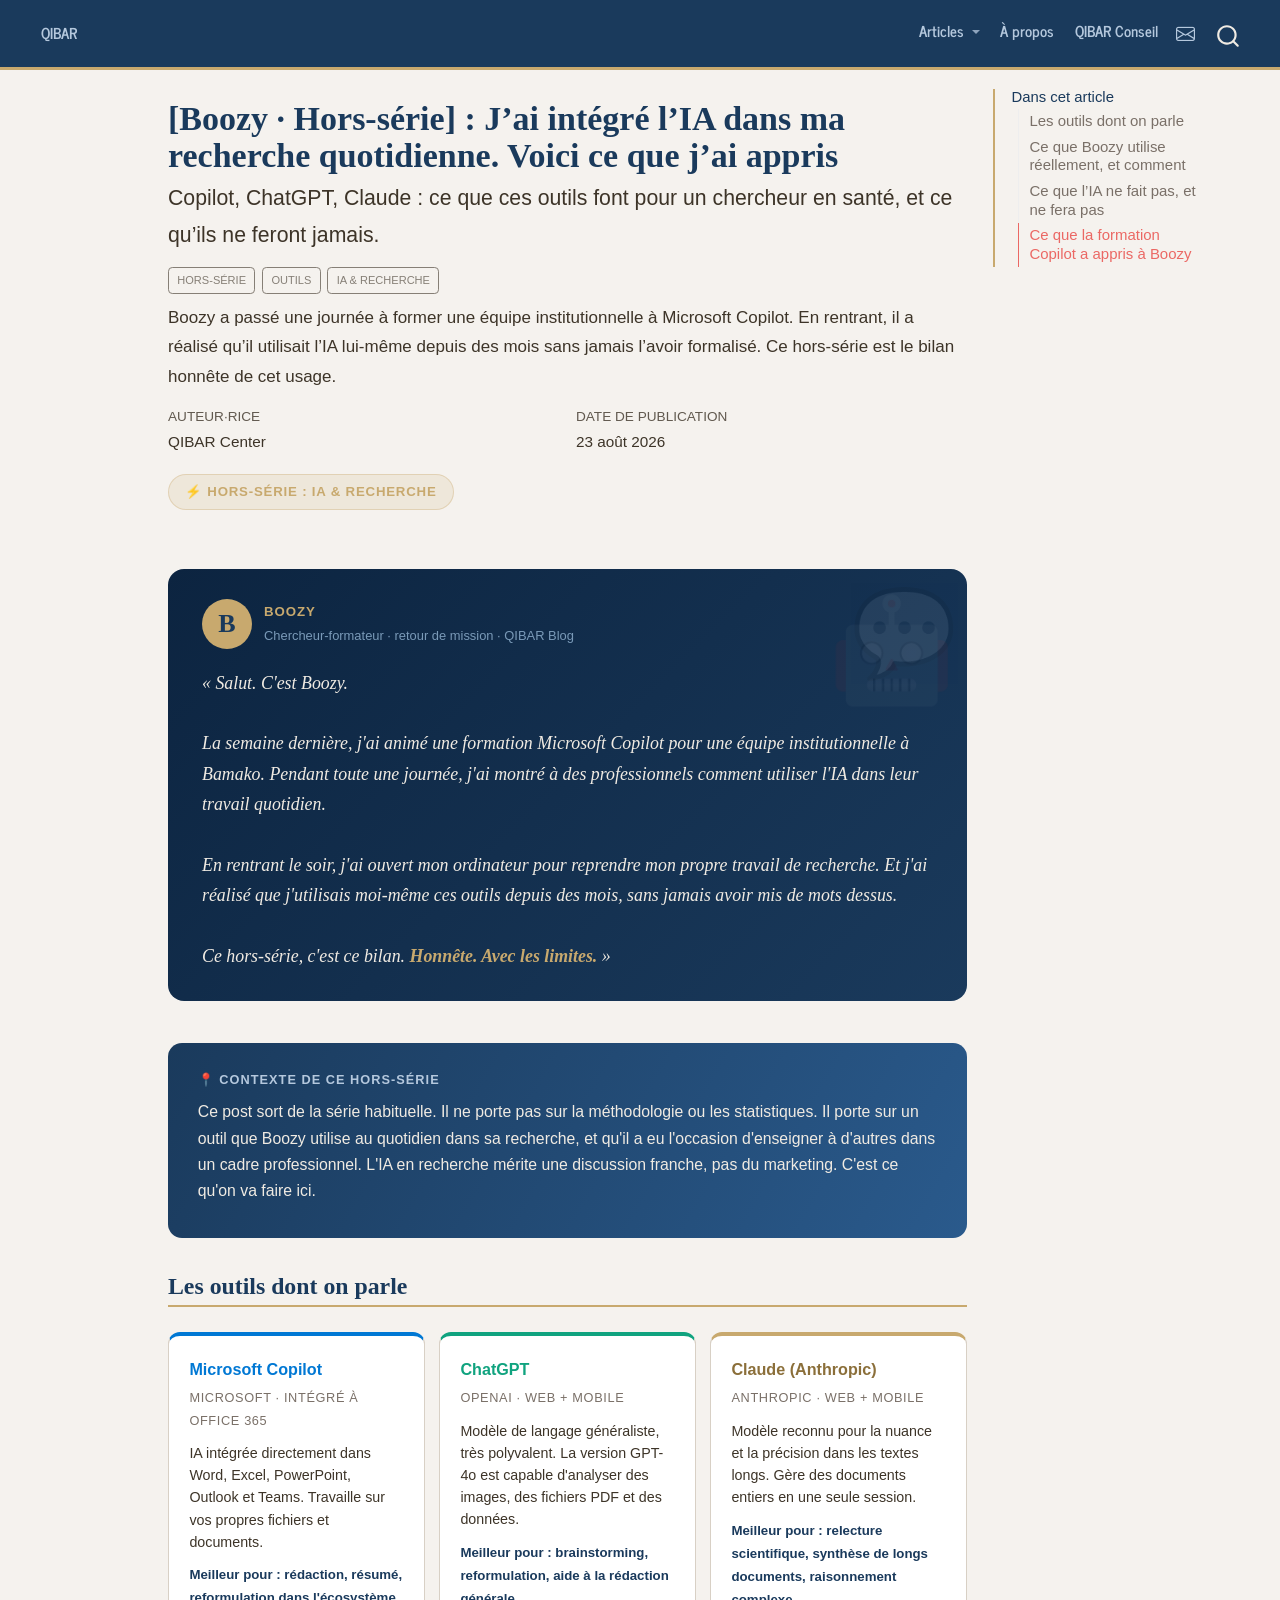
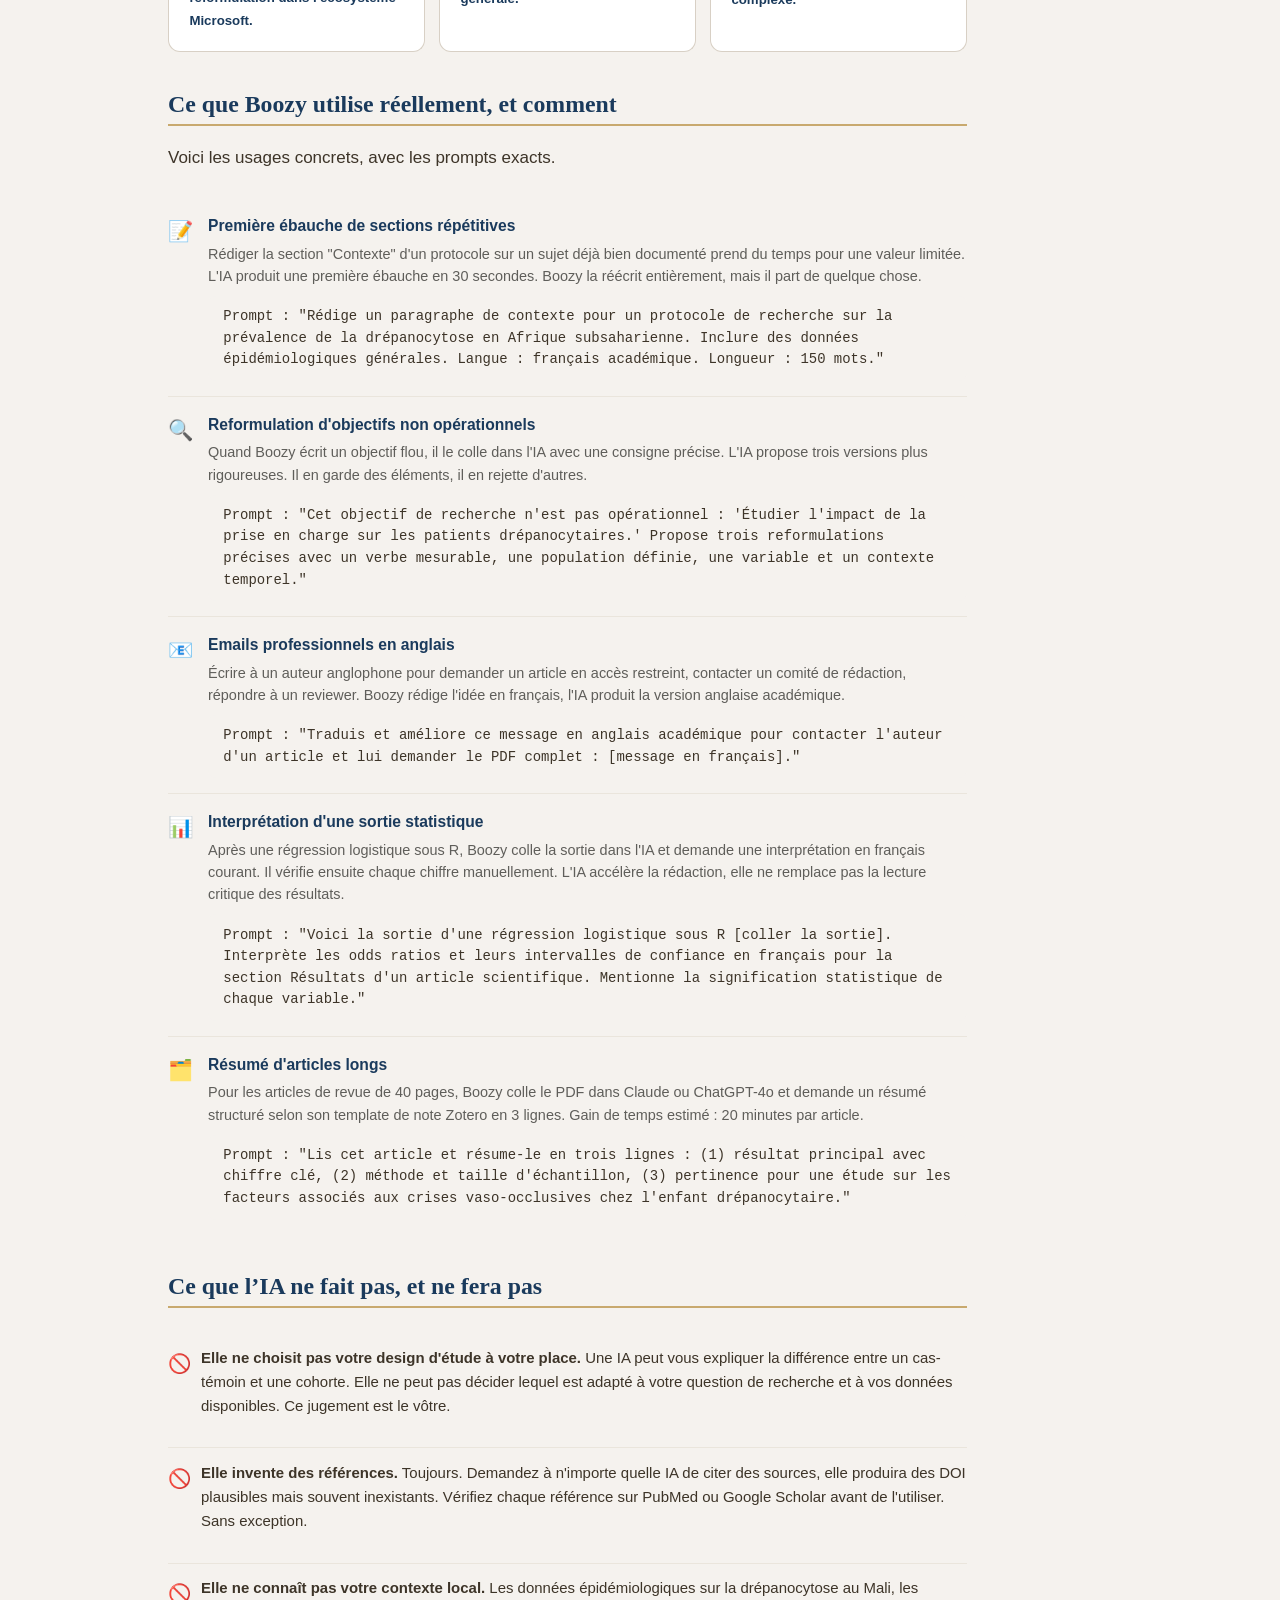
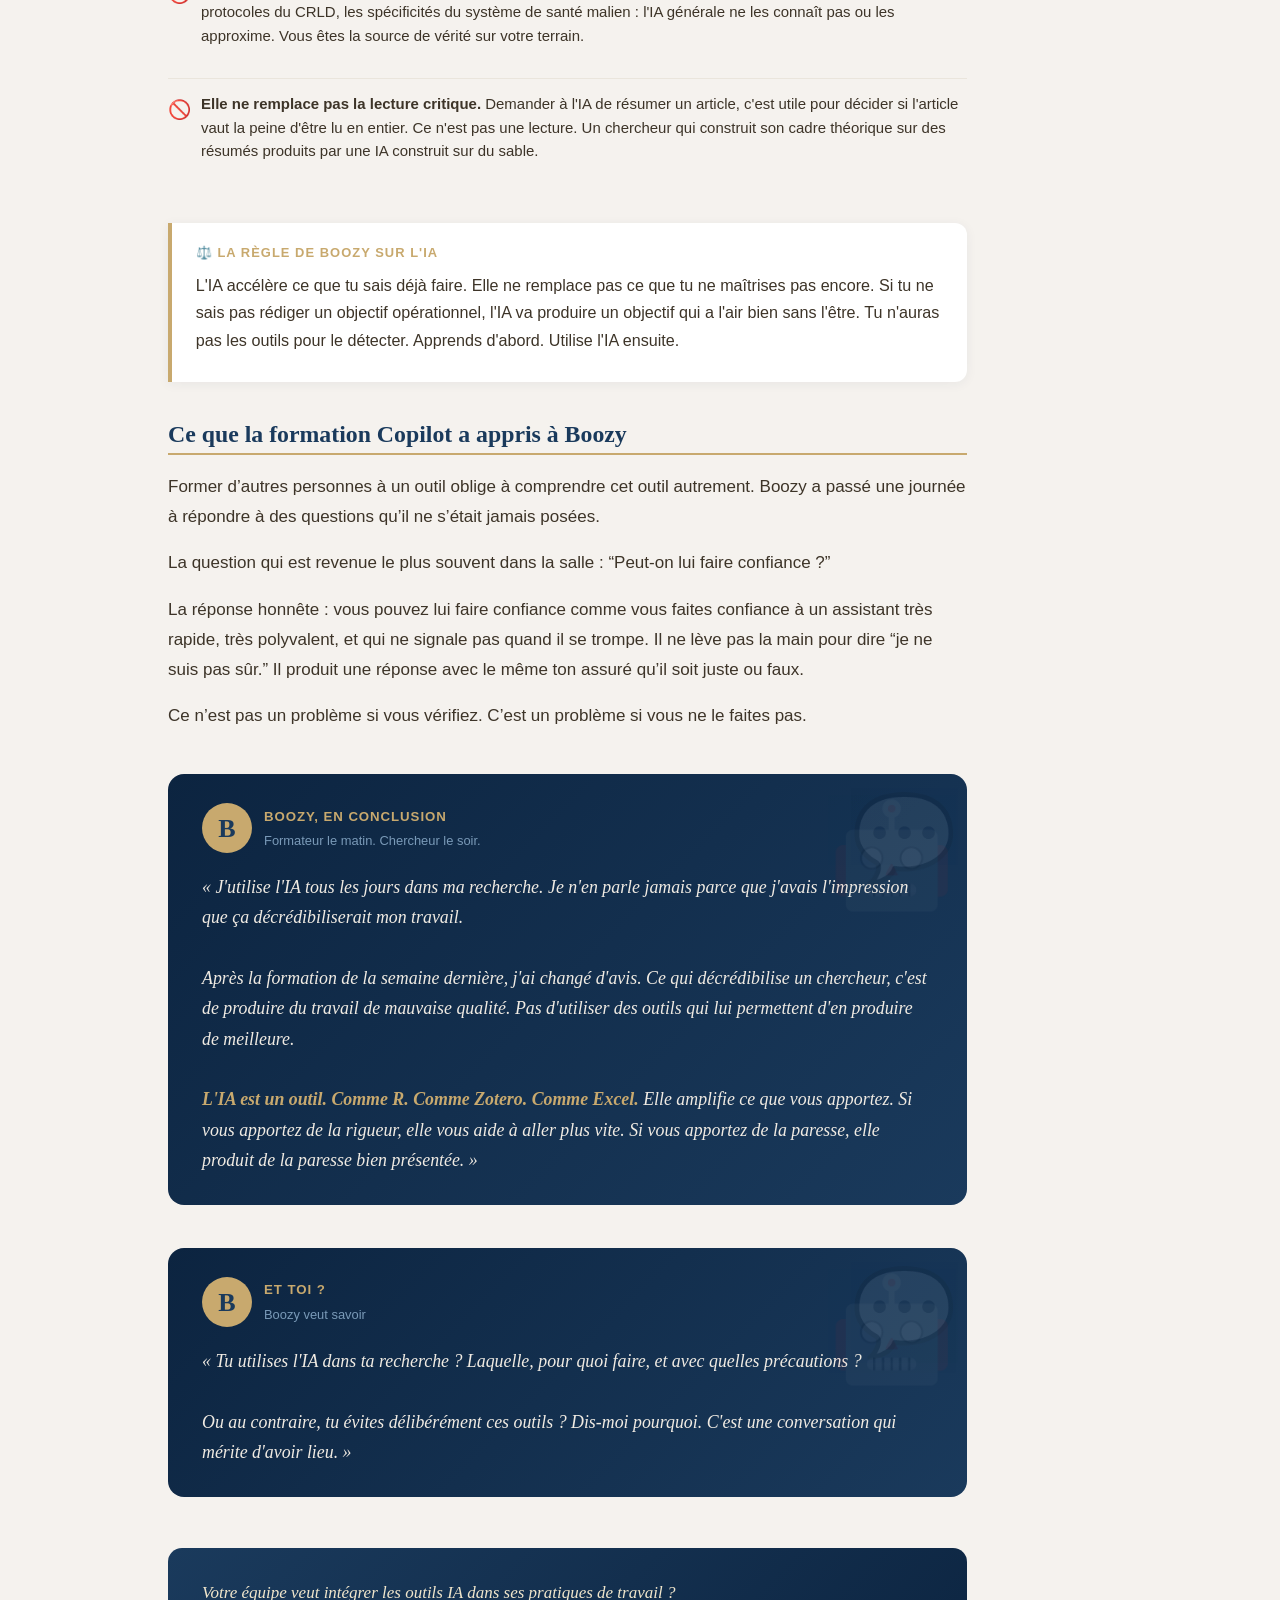
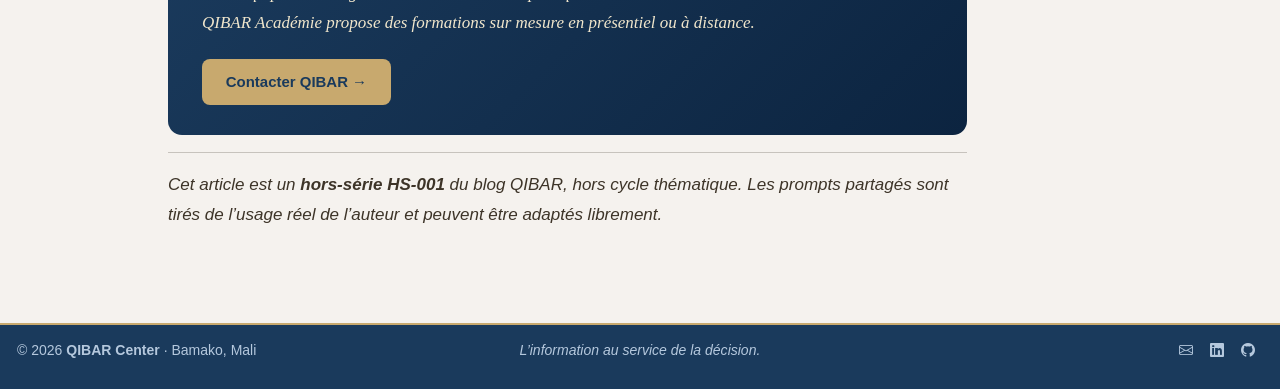
<file: docs/posts/HS001-boozy-copilot/index.html>
<!DOCTYPE html>
<html xmlns="http://www.w3.org/1999/xhtml" lang="fr" xml:lang="fr"><head>

<meta charset="utf-8">
<meta name="generator" content="quarto-1.6.32">

<meta name="viewport" content="width=device-width, initial-scale=1.0, user-scalable=yes">

<meta name="author" content="QIBAR Center">
<meta name="description" content="Boozy a passé une journée à former une équipe institutionnelle à Microsoft Copilot. En rentrant, il a réalisé qu’il utilisait l’IA lui-même depuis des mois sans jamais l’avoir formalisé. Ce hors-série est le bilan honnête de cet usage.">

<title>[Boozy · Hors-série] : J’ai intégré l’IA dans ma recherche quotidienne. Voici ce que j’ai appris – QIBAR · Data &amp; Recherche</title>
<style>
code{white-space: pre-wrap;}
span.smallcaps{font-variant: small-caps;}
div.columns{display: flex; gap: min(4vw, 1.5em);}
div.column{flex: auto; overflow-x: auto;}
div.hanging-indent{margin-left: 1.5em; text-indent: -1.5em;}
ul.task-list{list-style: none;}
ul.task-list li input[type="checkbox"] {
  width: 0.8em;
  margin: 0 0.8em 0.2em -1em; /* quarto-specific, see https://github.com/quarto-dev/quarto-cli/issues/4556 */ 
  vertical-align: middle;
}
</style>


<script src="../../site_libs/quarto-nav/quarto-nav.js"></script>
<script src="../../site_libs/clipboard/clipboard.min.js"></script>
<script src="../../site_libs/quarto-search/autocomplete.umd.js"></script>
<script src="../../site_libs/quarto-search/fuse.min.js"></script>
<script src="../../site_libs/quarto-search/quarto-search.js"></script>
<meta name="quarto:offset" content="../../">
<script src="../../site_libs/quarto-html/quarto.js"></script>
<script src="../../site_libs/quarto-html/popper.min.js"></script>
<script src="../../site_libs/quarto-html/tippy.umd.min.js"></script>
<script src="../../site_libs/quarto-html/anchor.min.js"></script>
<link href="../../site_libs/quarto-html/tippy.css" rel="stylesheet">
<link href="../../site_libs/quarto-html/quarto-syntax-highlighting-fc6d358c97f25a8ea829b86655043430.css" rel="stylesheet" id="quarto-text-highlighting-styles">
<script src="../../site_libs/bootstrap/bootstrap.min.js"></script>
<link href="../../site_libs/bootstrap/bootstrap-icons.css" rel="stylesheet">
<link href="../../site_libs/bootstrap/bootstrap-5cda604207b2522b33111d29a4a27806.min.css" rel="stylesheet" append-hash="true" id="quarto-bootstrap" data-mode="light">
<script id="quarto-search-options" type="application/json">{
  "location": "navbar",
  "copy-button": false,
  "collapse-after": 3,
  "panel-placement": "end",
  "type": "overlay",
  "limit": 50,
  "keyboard-shortcut": [
    "f",
    "/",
    "s"
  ],
  "show-item-context": false,
  "language": {
    "search-no-results-text": "Pas de résultats",
    "search-matching-documents-text": "documents trouvés",
    "search-copy-link-title": "Copier le lien vers la recherche",
    "search-hide-matches-text": "Cacher les correspondances additionnelles",
    "search-more-match-text": "correspondance de plus dans ce document",
    "search-more-matches-text": "correspondances de plus dans ce document",
    "search-clear-button-title": "Effacer",
    "search-text-placeholder": "",
    "search-detached-cancel-button-title": "Annuler",
    "search-submit-button-title": "Envoyer",
    "search-label": "Recherche"
  }
}</script>
<style>html{ scroll-behavior: smooth; }</style>


<link rel="stylesheet" href="../../styles.css">
<meta property="og:title" content="QIBAR · Data &amp; Recherche">
<meta property="og:description" content="Analyse de données, épidémiologie et mindset du chercheur">
<meta property="og:image" content="cover.png">
<meta property="og:site_name" content="QIBAR · Data &amp; Recherche">
<meta name="twitter:title" content="[Boozy · Hors-série] : J’ai intégré l’IA dans ma recherche quotidienne. Voici ce que j’ai appris – QIBAR · Data &amp; Recherche">
<meta name="twitter:description" content="Boozy a passé une journée à former une équipe institutionnelle à Microsoft Copilot. En rentrant, il a réalisé qu’il utilisait l’IA lui-même depuis des mois sans jamais l’avoir formalisé. Ce hors-série est le bilan honnête de cet usage.">
<meta name="twitter:image" content="cover.png">
<meta name="twitter:creator" content="@mahamoudkourei1">
<meta name="twitter:card" content="summary_large_image">
</head>

<body class="nav-fixed">

<div id="quarto-search-results"></div>
  <header id="quarto-header" class="headroom fixed-top">
    <nav class="navbar navbar-expand-lg " data-bs-theme="dark">
      <div class="navbar-container container-fluid">
            <div id="quarto-search" class="" title="Recherche"></div>
          <button class="navbar-toggler" type="button" data-bs-toggle="collapse" data-bs-target="#navbarCollapse" aria-controls="navbarCollapse" role="menu" aria-expanded="false" aria-label="Basculer la navigation" onclick="if (window.quartoToggleHeadroom) { window.quartoToggleHeadroom(); }">
  <span class="navbar-toggler-icon"></span>
</button>
          <div class="collapse navbar-collapse" id="navbarCollapse">
            <ul class="navbar-nav navbar-nav-scroll me-auto">
  <li class="nav-item">
    <a class="nav-link" href="../../index.html"> 
<span class="menu-text"><strong>Q</strong>IBAR</span></a>
  </li>  
</ul>
            <ul class="navbar-nav navbar-nav-scroll ms-auto">
  <li class="nav-item dropdown ">
    <a class="nav-link dropdown-toggle" href="#" id="nav-menu-articles" role="link" data-bs-toggle="dropdown" aria-expanded="false">
 <span class="menu-text">Articles</span>
    </a>
    <ul class="dropdown-menu dropdown-menu-end" aria-labelledby="nav-menu-articles">    
        <li>
    <a class="dropdown-item" href="../../index.html#analyse">
 <span class="dropdown-text">📊 Analyse &amp; R</span></a>
  </li>  
        <li>
    <a class="dropdown-item" href="../../index.html#carto">
 <span class="dropdown-text">🗺️ Cartographie</span></a>
  </li>  
        <li>
    <a class="dropdown-item" href="../../index.html#meta">
 <span class="dropdown-text">🔬 Méta-analyse</span></a>
  </li>  
        <li>
    <a class="dropdown-item" href="../../index.html#mindset">
 <span class="dropdown-text">🧠 Mindset &amp; Soft Skills</span></a>
  </li>  
        <li>
    <a class="dropdown-item" href="../../index.html#epi">
 <span class="dropdown-text">🧬 Épidémiologie</span></a>
  </li>  
        <li>
    <a class="dropdown-item" href="../../index.html#neuro">
 <span class="dropdown-text">⚡ Neurosciences</span></a>
  </li>  
    </ul>
  </li>
  <li class="nav-item">
    <a class="nav-link" href="../../about.html"> 
<span class="menu-text">À propos</span></a>
  </li>  
  <li class="nav-item">
    <a class="nav-link" href="mailto:mahamoud.koureichi@gmail.com"> 
<span class="menu-text">QIBAR Conseil</span></a>
  </li>  
  <li class="nav-item compact">
    <a class="nav-link" href="mailto:mahamoud.koureichi@gmail.com"> <i class="bi bi-envelope" role="img" aria-label="Email">
</i> 
<span class="menu-text"></span></a>
  </li>  
</ul>
          </div> <!-- /navcollapse -->
            <div class="quarto-navbar-tools">
</div>
      </div> <!-- /container-fluid -->
    </nav>
</header>
<!-- content -->
<div id="quarto-content" class="quarto-container page-columns page-rows-contents page-layout-article page-navbar">
<!-- sidebar -->
<!-- margin-sidebar -->
    <div id="quarto-margin-sidebar" class="sidebar margin-sidebar">
        <nav id="TOC" role="doc-toc" class="toc-active">
    <h2 id="toc-title">Dans cet article</h2>
   
  <ul>
  <li><a href="#les-outils-dont-on-parle" id="toc-les-outils-dont-on-parle" class="nav-link active" data-scroll-target="#les-outils-dont-on-parle">Les outils dont on parle</a></li>
  <li><a href="#ce-que-boozy-utilise-réellement-et-comment" id="toc-ce-que-boozy-utilise-réellement-et-comment" class="nav-link" data-scroll-target="#ce-que-boozy-utilise-réellement-et-comment">Ce que Boozy utilise réellement, et comment</a></li>
  <li><a href="#ce-que-lia-ne-fait-pas-et-ne-fera-pas" id="toc-ce-que-lia-ne-fait-pas-et-ne-fera-pas" class="nav-link" data-scroll-target="#ce-que-lia-ne-fait-pas-et-ne-fera-pas">Ce que l’IA ne fait pas, et ne fera pas</a></li>
  <li><a href="#ce-que-la-formation-copilot-a-appris-à-boozy" id="toc-ce-que-la-formation-copilot-a-appris-à-boozy" class="nav-link" data-scroll-target="#ce-que-la-formation-copilot-a-appris-à-boozy">Ce que la formation Copilot a appris à Boozy</a></li>
  </ul>
</nav>
    </div>
<!-- main -->
<main class="content" id="quarto-document-content">

<header id="title-block-header" class="quarto-title-block default">
<div class="quarto-title">
<h1 class="title">[Boozy · Hors-série] : J’ai intégré l’IA dans ma recherche quotidienne. Voici ce que j’ai appris</h1>
<p class="subtitle lead">Copilot, ChatGPT, Claude : ce que ces outils font pour un chercheur en santé, et ce qu’ils ne feront jamais.</p>
  <div class="quarto-categories">
    <div class="quarto-category">Hors-série</div>
    <div class="quarto-category">Outils</div>
    <div class="quarto-category">IA &amp; Recherche</div>
  </div>
  </div>

<div>
  <div class="description">
    Boozy a passé une journée à former une équipe institutionnelle à Microsoft Copilot. En rentrant, il a réalisé qu’il utilisait l’IA lui-même depuis des mois sans jamais l’avoir formalisé. Ce hors-série est le bilan honnête de cet usage.
  </div>
</div>


<div class="quarto-title-meta">

    <div>
    <div class="quarto-title-meta-heading">Auteur·rice</div>
    <div class="quarto-title-meta-contents">
             <p>QIBAR Center </p>
          </div>
  </div>
    
    <div>
    <div class="quarto-title-meta-heading">Date de publication</div>
    <div class="quarto-title-meta-contents">
      <p class="date">23 août 2026</p>
    </div>
  </div>
  
    
  </div>
  


</header>


<style>
.boozy-block {
  background: linear-gradient(135deg, #0C2440, #1A3A5C);
  border-radius: 16px; padding: 1.75rem 2rem;
  margin: 2rem 0 2.5rem; position: relative; overflow: hidden;
}
.boozy-block::after {
  content: "🤖"; position: absolute; top: -8px; right: 12px;
  font-size: 6rem; opacity: 0.06; pointer-events: none;
}
.boozy-avatar { display:flex; align-items:center; gap:12px; margin-bottom:1.1rem; }
.boozy-monogram {
  width:50px; height:50px; border-radius:50%; background:#C8A96E;
  display:flex; align-items:center; justify-content:center;
  font-family:Georgia,serif; font-size:26px; font-weight:700;
  color:#1A3A5C; flex-shrink:0;
}
.boozy-name { font-size:.78rem; font-weight:700; color:#C8A96E; letter-spacing:.07em; text-transform:uppercase; display:block; }
.boozy-role { font-size:.76rem; color:#7A9AB8; display:block; margin-top:2px; }
.boozy-speech { font-family:Georgia,serif; font-style:italic; font-size:1.05rem; color:#F0EBE3; line-height:1.7; margin:0; }

.hs-badge {
  display:inline-flex; align-items:center; gap:8px;
  background: rgba(200,169,110,.15);
  border: 1px solid rgba(200,169,110,.35);
  border-radius:99px; padding:5px 16px;
  font-size:.78rem; font-weight:600; color:#C8A96E;
  letter-spacing:.06em; text-transform:uppercase;
  margin-bottom:1.5rem;
}

.tool-grid {
  display:grid; grid-template-columns:repeat(auto-fit,minmax(200px,1fr));
  gap:14px; margin:1.5rem 0;
}
.tool-card {
  background:#fff; border:0.5px solid #D8D0C5;
  border-radius:12px; padding:1.1rem 1.2rem;
  border-top:4px solid;
}
.tool-card .tc-name { font-size:.95rem; font-weight:600; margin:0 0 4px; }
.tool-card .tc-maker { font-size:.75rem; color:#7A7068; margin:0 0 .6rem; text-transform:uppercase; letter-spacing:.05em; }
.tool-card .tc-desc { font-size:.84rem; color:#3D3428; margin:0 0 .6rem; line-height:1.55; }
.tool-card .tc-best { font-size:.78rem; font-weight:600; color:#1A3A5C; margin:0; }

.usage-row {
  display:grid; grid-template-columns:28px 1fr;
  gap:12px; align-items:flex-start;
  padding:.85rem 0; border-bottom:0.5px solid #EAE5DC;
}
.usage-row:last-child { border:none; }
.usage-icon { font-size:1.2rem; margin-top:2px; }
.usage-title { font-size:.92rem; font-weight:600; color:#1A3A5C; margin:0 0 3px; }
.usage-desc { font-size:.85rem; color:#5F5E5A; margin:0; line-height:1.55; }
.usage-prompt {
  background:#F5F2EE; border-radius:8px;
  padding:.6rem .9rem; margin-top:.5rem;
  font-size:.82rem; color:#3D3428;
  font-family:monospace; line-height:1.55;
}

.limit-row {
  display:flex; align-items:flex-start; gap:10px;
  padding:.75rem 0; border-bottom:0.5px solid #EAE5DC;
}
.limit-row:last-child { border:none; }
.limit-icon { font-size:1.1rem; flex-shrink:0; margin-top:2px; }
.limit-text { font-size:.88rem; color:#3D3428; line-height:1.6; }

.qibar-section {
  border-left:4px solid #C8A96E; background:#ffffff;
  border-radius:0 12px 12px 0; padding:1.1rem 1.4rem;
  margin:1.75rem 0; box-shadow:0 2px 12px rgba(26,58,92,.06);
}
.qibar-section .qs-label {
  font-size:.76rem; font-weight:700; text-transform:uppercase;
  letter-spacing:.08em; color:#C8A96E; margin:0 0 .5rem;
  display:flex; align-items:center; gap:6px;
}
.qibar-section p, .qibar-section li { font-size:.95rem; color:#3D3428; margin:0 0 .5rem; line-height:1.7; }

.mission-box {
  background:linear-gradient(120deg,#1A3A5C 0%,#2A5A8C 100%);
  border-radius:14px; padding:1.5rem 1.75rem; margin:2rem 0;
}
.mission-box .mx-label { font-size:.75rem; font-weight:700; text-transform:uppercase; letter-spacing:.08em; color:#B5C8DD; margin-bottom:.5rem; display:block; }
.mission-box p { font-size:.93rem; color:#F0EBE3; line-height:1.65; margin:0 0 .5rem; }

.post-cta {
  background:linear-gradient(135deg,#1A3A5C,#0C2440); border-radius:14px;
  padding:1.75rem 2rem; margin-top:3rem;
  display:flex; align-items:center; justify-content:space-between; gap:1.25rem; flex-wrap:wrap;
}
.post-cta p { color:#F0E6CC; margin:0; font-family:Georgia,serif; font-style:italic; font-size:1rem; }
.post-cta a { background:#C8A96E; color:#1A3A5C; font-weight:700; font-size:.88rem; padding:.6rem 1.4rem; border-radius:8px; text-decoration:none; white-space:nowrap; }
</style>

<div class="hs-badge">⚡ Hors-série : IA &amp; Recherche</div>

<div class="boozy-block">
  <div class="boozy-avatar">
    <div class="boozy-monogram">B</div>
    <div>
      <span class="boozy-name">Boozy</span>
      <span class="boozy-role">Chercheur-formateur · retour de mission · QIBAR Blog</span>
    </div>
  </div>
  <p class="boozy-speech">
    « Salut. C'est Boozy.<br><br>
    La semaine dernière, j'ai animé une formation Microsoft Copilot pour une équipe institutionnelle à Bamako. Pendant toute une journée, j'ai montré à des professionnels comment utiliser l'IA dans leur travail quotidien.<br><br>
    En rentrant le soir, j'ai ouvert mon ordinateur pour reprendre mon propre travail de recherche. Et j'ai réalisé que j'utilisais moi-même ces outils depuis des mois, sans jamais avoir mis de mots dessus.<br><br>
    Ce hors-série, c'est ce bilan. <strong style="color:#C8A96E">Honnête. Avec les limites.</strong> »
  </p>
</div>
<div class="mission-box">
  <span class="mx-label">📍 Contexte de ce hors-série</span>
  <p>Ce post sort de la série habituelle. Il ne porte pas sur la méthodologie ou les statistiques. Il porte sur un outil que Boozy utilise au quotidien dans sa recherche, et qu'il a eu l'occasion d'enseigner à d'autres dans un cadre professionnel. L'IA en recherche mérite une discussion franche, pas du marketing. C'est ce qu'on va faire ici.</p>
</div>
<section id="les-outils-dont-on-parle" class="level2">
<h2 class="anchored" data-anchor-id="les-outils-dont-on-parle">Les outils dont on parle</h2>
<div class="tool-grid">
  <div class="tool-card" style="border-top-color:#0078D4">
    <p class="tc-name" style="color:#0078D4">Microsoft Copilot</p>
    <p class="tc-maker">Microsoft · intégré à Office 365</p>
    <p class="tc-desc">IA intégrée directement dans Word, Excel, PowerPoint, Outlook et Teams. Travaille sur vos propres fichiers et documents.</p>
    <p class="tc-best">Meilleur pour : rédaction, résumé, reformulation dans l'écosystème Microsoft.</p>
  </div>
  <div class="tool-card" style="border-top-color:#10A37F">
    <p class="tc-name" style="color:#10A37F">ChatGPT</p>
    <p class="tc-maker">OpenAI · web + mobile</p>
    <p class="tc-desc">Modèle de langage généraliste, très polyvalent. La version GPT-4o est capable d'analyser des images, des fichiers PDF et des données.</p>
    <p class="tc-best">Meilleur pour : brainstorming, reformulation, aide à la rédaction générale.</p>
  </div>
  <div class="tool-card" style="border-top-color:#C8A96E">
    <p class="tc-name" style="color:#8B6F3A">Claude (Anthropic)</p>
    <p class="tc-maker">Anthropic · web + mobile</p>
    <p class="tc-desc">Modèle reconnu pour la nuance et la précision dans les textes longs. Gère des documents entiers en une seule session.</p>
    <p class="tc-best">Meilleur pour : relecture scientifique, synthèse de longs documents, raisonnement complexe.</p>
  </div>
</div>
</section>
<section id="ce-que-boozy-utilise-réellement-et-comment" class="level2">
<h2 class="anchored" data-anchor-id="ce-que-boozy-utilise-réellement-et-comment">Ce que Boozy utilise réellement, et comment</h2>
<p>Voici les usages concrets, avec les prompts exacts.</p>
<div style="margin:1.5rem 0">

  <div class="usage-row">
    <span class="usage-icon">📝</span>
    <div>
      <p class="usage-title">Première ébauche de sections répétitives</p>
      <p class="usage-desc">Rédiger la section "Contexte" d'un protocole sur un sujet déjà bien documenté prend du temps pour une valeur limitée. L'IA produit une première ébauche en 30 secondes. Boozy la réécrit entièrement, mais il part de quelque chose.</p>
      <div class="usage-prompt">Prompt : "Rédige un paragraphe de contexte pour un protocole de recherche sur la prévalence de la drépanocytose en Afrique subsaharienne. Inclure des données épidémiologiques générales. Langue : français académique. Longueur : 150 mots."</div>
    </div>
  </div>

  <div class="usage-row">
    <span class="usage-icon">🔍</span>
    <div>
      <p class="usage-title">Reformulation d'objectifs non opérationnels</p>
      <p class="usage-desc">Quand Boozy écrit un objectif flou, il le colle dans l'IA avec une consigne précise. L'IA propose trois versions plus rigoureuses. Il en garde des éléments, il en rejette d'autres.</p>
      <div class="usage-prompt">Prompt : "Cet objectif de recherche n'est pas opérationnel : 'Étudier l'impact de la prise en charge sur les patients drépanocytaires.' Propose trois reformulations précises avec un verbe mesurable, une population définie, une variable et un contexte temporel."</div>
    </div>
  </div>

  <div class="usage-row">
    <span class="usage-icon">📧</span>
    <div>
      <p class="usage-title">Emails professionnels en anglais</p>
      <p class="usage-desc">Écrire à un auteur anglophone pour demander un article en accès restreint, contacter un comité de rédaction, répondre à un reviewer. Boozy rédige l'idée en français, l'IA produit la version anglaise académique.</p>
      <div class="usage-prompt">Prompt : "Traduis et améliore ce message en anglais académique pour contacter l'auteur d'un article et lui demander le PDF complet : [message en français]."</div>
    </div>
  </div>

  <div class="usage-row">
    <span class="usage-icon">📊</span>
    <div>
      <p class="usage-title">Interprétation d'une sortie statistique</p>
      <p class="usage-desc">Après une régression logistique sous R, Boozy colle la sortie dans l'IA et demande une interprétation en français courant. Il vérifie ensuite chaque chiffre manuellement. L'IA accélère la rédaction, elle ne remplace pas la lecture critique des résultats.</p>
      <div class="usage-prompt">Prompt : "Voici la sortie d'une régression logistique sous R [coller la sortie]. Interprète les odds ratios et leurs intervalles de confiance en français pour la section Résultats d'un article scientifique. Mentionne la signification statistique de chaque variable."</div>
    </div>
  </div>

  <div class="usage-row">
    <span class="usage-icon">🗂️</span>
    <div>
      <p class="usage-title">Résumé d'articles longs</p>
      <p class="usage-desc">Pour les articles de revue de 40 pages, Boozy colle le PDF dans Claude ou ChatGPT-4o et demande un résumé structuré selon son template de note Zotero en 3 lignes. Gain de temps estimé : 20 minutes par article.</p>
      <div class="usage-prompt">Prompt : "Lis cet article et résume-le en trois lignes : (1) résultat principal avec chiffre clé, (2) méthode et taille d'échantillon, (3) pertinence pour une étude sur les facteurs associés aux crises vaso-occlusives chez l'enfant drépanocytaire."</div>
    </div>
  </div>

</div>
</section>
<section id="ce-que-lia-ne-fait-pas-et-ne-fera-pas" class="level2">
<h2 class="anchored" data-anchor-id="ce-que-lia-ne-fait-pas-et-ne-fera-pas">Ce que l’IA ne fait pas, et ne fera pas</h2>
<div style="margin:1.5rem 0">

  <div class="limit-row">
    <span class="limit-icon">🚫</span>
    <p class="limit-text"><strong>Elle ne choisit pas votre design d'étude à votre place.</strong> Une IA peut vous expliquer la différence entre un cas-témoin et une cohorte. Elle ne peut pas décider lequel est adapté à votre question de recherche et à vos données disponibles. Ce jugement est le vôtre.</p>
  </div>

  <div class="limit-row">
    <span class="limit-icon">🚫</span>
    <p class="limit-text"><strong>Elle invente des références.</strong> Toujours. Demandez à n'importe quelle IA de citer des sources, elle produira des DOI plausibles mais souvent inexistants. Vérifiez chaque référence sur PubMed ou Google Scholar avant de l'utiliser. Sans exception.</p>
  </div>

  <div class="limit-row">
    <span class="limit-icon">🚫</span>
    <p class="limit-text"><strong>Elle ne connaît pas votre contexte local.</strong> Les données épidémiologiques sur la drépanocytose au Mali, les protocoles du CRLD, les spécificités du système de santé malien : l'IA générale ne les connaît pas ou les approxime. Vous êtes la source de vérité sur votre terrain.</p>
  </div>

  <div class="limit-row">
    <span class="limit-icon">🚫</span>
    <p class="limit-text"><strong>Elle ne remplace pas la lecture critique.</strong> Demander à l'IA de résumer un article, c'est utile pour décider si l'article vaut la peine d'être lu en entier. Ce n'est pas une lecture. Un chercheur qui construit son cadre théorique sur des résumés produits par une IA construit sur du sable.</p>
  </div>

</div>

<div class="qibar-section">
  <p class="qs-label">⚖️ La règle de Boozy sur l'IA</p>
  <p>L'IA accélère ce que tu sais déjà faire. Elle ne remplace pas ce que tu ne maîtrises pas encore. Si tu ne sais pas rédiger un objectif opérationnel, l'IA va produire un objectif qui a l'air bien sans l'être. Tu n'auras pas les outils pour le détecter. Apprends d'abord. Utilise l'IA ensuite.</p>
</div>
</section>
<section id="ce-que-la-formation-copilot-a-appris-à-boozy" class="level2">
<h2 class="anchored" data-anchor-id="ce-que-la-formation-copilot-a-appris-à-boozy">Ce que la formation Copilot a appris à Boozy</h2>
<p>Former d’autres personnes à un outil oblige à comprendre cet outil autrement. Boozy a passé une journée à répondre à des questions qu’il ne s’était jamais posées.</p>
<p>La question qui est revenue le plus souvent dans la salle : “Peut-on lui faire confiance ?”</p>
<p>La réponse honnête : vous pouvez lui faire confiance comme vous faites confiance à un assistant très rapide, très polyvalent, et qui ne signale pas quand il se trompe. Il ne lève pas la main pour dire “je ne suis pas sûr.” Il produit une réponse avec le même ton assuré qu’il soit juste ou faux.</p>
<p>Ce n’est pas un problème si vous vérifiez. C’est un problème si vous ne le faites pas.</p>
<div class="boozy-block" style="margin-top:2.5rem">
  <div class="boozy-avatar">
    <div class="boozy-monogram">B</div>
    <div>
      <span class="boozy-name">Boozy, en conclusion</span>
      <span class="boozy-role">Formateur le matin. Chercheur le soir.</span>
    </div>
  </div>
  <p class="boozy-speech">
    « J'utilise l'IA tous les jours dans ma recherche. Je n'en parle jamais parce que j'avais l'impression que ça décrédibiliserait mon travail.<br><br>
    Après la formation de la semaine dernière, j'ai changé d'avis. Ce qui décrédibilise un chercheur, c'est de produire du travail de mauvaise qualité. Pas d'utiliser des outils qui lui permettent d'en produire de meilleure.<br><br>
    <strong style="color:#C8A96E">L'IA est un outil. Comme R. Comme Zotero. Comme Excel.</strong> Elle amplifie ce que vous apportez. Si vous apportez de la rigueur, elle vous aide à aller plus vite. Si vous apportez de la paresse, elle produit de la paresse bien présentée. »
  </p>
</div>

<div class="boozy-block">
  <div class="boozy-avatar">
    <div class="boozy-monogram">B</div>
    <div>
      <span class="boozy-name">Et toi ?</span>
      <span class="boozy-role">Boozy veut savoir</span>
    </div>
  </div>
  <p class="boozy-speech">
    « Tu utilises l'IA dans ta recherche ? Laquelle, pour quoi faire, et avec quelles précautions ?<br><br>
    Ou au contraire, tu évites délibérément ces outils ? Dis-moi pourquoi. C'est une conversation qui mérite d'avoir lieu. »
  </p>
</div>

<div class="post-cta">
  <p>Votre équipe veut intégrer les outils IA dans ses pratiques de travail ?<br>QIBAR Académie propose des formations sur mesure en présentiel ou à distance.</p>
  <a href="mailto:mahamoud.koureichi@gmail.com">Contacter QIBAR →</a>
</div>
<hr>
<p><em>Cet article est un <strong>hors-série HS-001</strong> du blog QIBAR, hors cycle thématique. Les prompts partagés sont tirés de l’usage réel de l’auteur et peuvent être adaptés librement.</em></p>


</section>

</main> <!-- /main -->
<script id="quarto-html-after-body" type="application/javascript">
window.document.addEventListener("DOMContentLoaded", function (event) {
  const toggleBodyColorMode = (bsSheetEl) => {
    const mode = bsSheetEl.getAttribute("data-mode");
    const bodyEl = window.document.querySelector("body");
    if (mode === "dark") {
      bodyEl.classList.add("quarto-dark");
      bodyEl.classList.remove("quarto-light");
    } else {
      bodyEl.classList.add("quarto-light");
      bodyEl.classList.remove("quarto-dark");
    }
  }
  const toggleBodyColorPrimary = () => {
    const bsSheetEl = window.document.querySelector("link#quarto-bootstrap");
    if (bsSheetEl) {
      toggleBodyColorMode(bsSheetEl);
    }
  }
  toggleBodyColorPrimary();  
  const icon = "";
  const anchorJS = new window.AnchorJS();
  anchorJS.options = {
    placement: 'right',
    icon: icon
  };
  anchorJS.add('.anchored');
  const isCodeAnnotation = (el) => {
    for (const clz of el.classList) {
      if (clz.startsWith('code-annotation-')) {                     
        return true;
      }
    }
    return false;
  }
  const onCopySuccess = function(e) {
    // button target
    const button = e.trigger;
    // don't keep focus
    button.blur();
    // flash "checked"
    button.classList.add('code-copy-button-checked');
    var currentTitle = button.getAttribute("title");
    button.setAttribute("title", "Copié");
    let tooltip;
    if (window.bootstrap) {
      button.setAttribute("data-bs-toggle", "tooltip");
      button.setAttribute("data-bs-placement", "left");
      button.setAttribute("data-bs-title", "Copié");
      tooltip = new bootstrap.Tooltip(button, 
        { trigger: "manual", 
          customClass: "code-copy-button-tooltip",
          offset: [0, -8]});
      tooltip.show();    
    }
    setTimeout(function() {
      if (tooltip) {
        tooltip.hide();
        button.removeAttribute("data-bs-title");
        button.removeAttribute("data-bs-toggle");
        button.removeAttribute("data-bs-placement");
      }
      button.setAttribute("title", currentTitle);
      button.classList.remove('code-copy-button-checked');
    }, 1000);
    // clear code selection
    e.clearSelection();
  }
  const getTextToCopy = function(trigger) {
      const codeEl = trigger.previousElementSibling.cloneNode(true);
      for (const childEl of codeEl.children) {
        if (isCodeAnnotation(childEl)) {
          childEl.remove();
        }
      }
      return codeEl.innerText;
  }
  const clipboard = new window.ClipboardJS('.code-copy-button:not([data-in-quarto-modal])', {
    text: getTextToCopy
  });
  clipboard.on('success', onCopySuccess);
  if (window.document.getElementById('quarto-embedded-source-code-modal')) {
    // For code content inside modals, clipBoardJS needs to be initialized with a container option
    // TODO: Check when it could be a function (https://github.com/zenorocha/clipboard.js/issues/860)
    const clipboardModal = new window.ClipboardJS('.code-copy-button[data-in-quarto-modal]', {
      text: getTextToCopy,
      container: window.document.getElementById('quarto-embedded-source-code-modal')
    });
    clipboardModal.on('success', onCopySuccess);
  }
    var localhostRegex = new RegExp(/^(?:http|https):\/\/localhost\:?[0-9]*\//);
    var mailtoRegex = new RegExp(/^mailto:/);
      var filterRegex = new RegExp('/' + window.location.host + '/');
    var isInternal = (href) => {
        return filterRegex.test(href) || localhostRegex.test(href) || mailtoRegex.test(href);
    }
    // Inspect non-navigation links and adorn them if external
 	var links = window.document.querySelectorAll('a[href]:not(.nav-link):not(.navbar-brand):not(.toc-action):not(.sidebar-link):not(.sidebar-item-toggle):not(.pagination-link):not(.no-external):not([aria-hidden]):not(.dropdown-item):not(.quarto-navigation-tool):not(.about-link)');
    for (var i=0; i<links.length; i++) {
      const link = links[i];
      if (!isInternal(link.href)) {
        // undo the damage that might have been done by quarto-nav.js in the case of
        // links that we want to consider external
        if (link.dataset.originalHref !== undefined) {
          link.href = link.dataset.originalHref;
        }
          // target, if specified
          link.setAttribute("target", "_blank");
          if (link.getAttribute("rel") === null) {
            link.setAttribute("rel", "noopener");
          }
      }
    }
  function tippyHover(el, contentFn, onTriggerFn, onUntriggerFn) {
    const config = {
      allowHTML: true,
      maxWidth: 500,
      delay: 100,
      arrow: false,
      appendTo: function(el) {
          return el.parentElement;
      },
      interactive: true,
      interactiveBorder: 10,
      theme: 'quarto',
      placement: 'bottom-start',
    };
    if (contentFn) {
      config.content = contentFn;
    }
    if (onTriggerFn) {
      config.onTrigger = onTriggerFn;
    }
    if (onUntriggerFn) {
      config.onUntrigger = onUntriggerFn;
    }
    window.tippy(el, config); 
  }
  const noterefs = window.document.querySelectorAll('a[role="doc-noteref"]');
  for (var i=0; i<noterefs.length; i++) {
    const ref = noterefs[i];
    tippyHover(ref, function() {
      // use id or data attribute instead here
      let href = ref.getAttribute('data-footnote-href') || ref.getAttribute('href');
      try { href = new URL(href).hash; } catch {}
      const id = href.replace(/^#\/?/, "");
      const note = window.document.getElementById(id);
      if (note) {
        return note.innerHTML;
      } else {
        return "";
      }
    });
  }
  const xrefs = window.document.querySelectorAll('a.quarto-xref');
  const processXRef = (id, note) => {
    // Strip column container classes
    const stripColumnClz = (el) => {
      el.classList.remove("page-full", "page-columns");
      if (el.children) {
        for (const child of el.children) {
          stripColumnClz(child);
        }
      }
    }
    stripColumnClz(note)
    if (id === null || id.startsWith('sec-')) {
      // Special case sections, only their first couple elements
      const container = document.createElement("div");
      if (note.children && note.children.length > 2) {
        container.appendChild(note.children[0].cloneNode(true));
        for (let i = 1; i < note.children.length; i++) {
          const child = note.children[i];
          if (child.tagName === "P" && child.innerText === "") {
            continue;
          } else {
            container.appendChild(child.cloneNode(true));
            break;
          }
        }
        if (window.Quarto?.typesetMath) {
          window.Quarto.typesetMath(container);
        }
        return container.innerHTML
      } else {
        if (window.Quarto?.typesetMath) {
          window.Quarto.typesetMath(note);
        }
        return note.innerHTML;
      }
    } else {
      // Remove any anchor links if they are present
      const anchorLink = note.querySelector('a.anchorjs-link');
      if (anchorLink) {
        anchorLink.remove();
      }
      if (window.Quarto?.typesetMath) {
        window.Quarto.typesetMath(note);
      }
      // TODO in 1.5, we should make sure this works without a callout special case
      if (note.classList.contains("callout")) {
        return note.outerHTML;
      } else {
        return note.innerHTML;
      }
    }
  }
  for (var i=0; i<xrefs.length; i++) {
    const xref = xrefs[i];
    tippyHover(xref, undefined, function(instance) {
      instance.disable();
      let url = xref.getAttribute('href');
      let hash = undefined; 
      if (url.startsWith('#')) {
        hash = url;
      } else {
        try { hash = new URL(url).hash; } catch {}
      }
      if (hash) {
        const id = hash.replace(/^#\/?/, "");
        const note = window.document.getElementById(id);
        if (note !== null) {
          try {
            const html = processXRef(id, note.cloneNode(true));
            instance.setContent(html);
          } finally {
            instance.enable();
            instance.show();
          }
        } else {
          // See if we can fetch this
          fetch(url.split('#')[0])
          .then(res => res.text())
          .then(html => {
            const parser = new DOMParser();
            const htmlDoc = parser.parseFromString(html, "text/html");
            const note = htmlDoc.getElementById(id);
            if (note !== null) {
              const html = processXRef(id, note);
              instance.setContent(html);
            } 
          }).finally(() => {
            instance.enable();
            instance.show();
          });
        }
      } else {
        // See if we can fetch a full url (with no hash to target)
        // This is a special case and we should probably do some content thinning / targeting
        fetch(url)
        .then(res => res.text())
        .then(html => {
          const parser = new DOMParser();
          const htmlDoc = parser.parseFromString(html, "text/html");
          const note = htmlDoc.querySelector('main.content');
          if (note !== null) {
            // This should only happen for chapter cross references
            // (since there is no id in the URL)
            // remove the first header
            if (note.children.length > 0 && note.children[0].tagName === "HEADER") {
              note.children[0].remove();
            }
            const html = processXRef(null, note);
            instance.setContent(html);
          } 
        }).finally(() => {
          instance.enable();
          instance.show();
        });
      }
    }, function(instance) {
    });
  }
      let selectedAnnoteEl;
      const selectorForAnnotation = ( cell, annotation) => {
        let cellAttr = 'data-code-cell="' + cell + '"';
        let lineAttr = 'data-code-annotation="' +  annotation + '"';
        const selector = 'span[' + cellAttr + '][' + lineAttr + ']';
        return selector;
      }
      const selectCodeLines = (annoteEl) => {
        const doc = window.document;
        const targetCell = annoteEl.getAttribute("data-target-cell");
        const targetAnnotation = annoteEl.getAttribute("data-target-annotation");
        const annoteSpan = window.document.querySelector(selectorForAnnotation(targetCell, targetAnnotation));
        const lines = annoteSpan.getAttribute("data-code-lines").split(",");
        const lineIds = lines.map((line) => {
          return targetCell + "-" + line;
        })
        let top = null;
        let height = null;
        let parent = null;
        if (lineIds.length > 0) {
            //compute the position of the single el (top and bottom and make a div)
            const el = window.document.getElementById(lineIds[0]);
            top = el.offsetTop;
            height = el.offsetHeight;
            parent = el.parentElement.parentElement;
          if (lineIds.length > 1) {
            const lastEl = window.document.getElementById(lineIds[lineIds.length - 1]);
            const bottom = lastEl.offsetTop + lastEl.offsetHeight;
            height = bottom - top;
          }
          if (top !== null && height !== null && parent !== null) {
            // cook up a div (if necessary) and position it 
            let div = window.document.getElementById("code-annotation-line-highlight");
            if (div === null) {
              div = window.document.createElement("div");
              div.setAttribute("id", "code-annotation-line-highlight");
              div.style.position = 'absolute';
              parent.appendChild(div);
            }
            div.style.top = top - 2 + "px";
            div.style.height = height + 4 + "px";
            div.style.left = 0;
            let gutterDiv = window.document.getElementById("code-annotation-line-highlight-gutter");
            if (gutterDiv === null) {
              gutterDiv = window.document.createElement("div");
              gutterDiv.setAttribute("id", "code-annotation-line-highlight-gutter");
              gutterDiv.style.position = 'absolute';
              const codeCell = window.document.getElementById(targetCell);
              const gutter = codeCell.querySelector('.code-annotation-gutter');
              gutter.appendChild(gutterDiv);
            }
            gutterDiv.style.top = top - 2 + "px";
            gutterDiv.style.height = height + 4 + "px";
          }
          selectedAnnoteEl = annoteEl;
        }
      };
      const unselectCodeLines = () => {
        const elementsIds = ["code-annotation-line-highlight", "code-annotation-line-highlight-gutter"];
        elementsIds.forEach((elId) => {
          const div = window.document.getElementById(elId);
          if (div) {
            div.remove();
          }
        });
        selectedAnnoteEl = undefined;
      };
        // Handle positioning of the toggle
    window.addEventListener(
      "resize",
      throttle(() => {
        elRect = undefined;
        if (selectedAnnoteEl) {
          selectCodeLines(selectedAnnoteEl);
        }
      }, 10)
    );
    function throttle(fn, ms) {
    let throttle = false;
    let timer;
      return (...args) => {
        if(!throttle) { // first call gets through
            fn.apply(this, args);
            throttle = true;
        } else { // all the others get throttled
            if(timer) clearTimeout(timer); // cancel #2
            timer = setTimeout(() => {
              fn.apply(this, args);
              timer = throttle = false;
            }, ms);
        }
      };
    }
      // Attach click handler to the DT
      const annoteDls = window.document.querySelectorAll('dt[data-target-cell]');
      for (const annoteDlNode of annoteDls) {
        annoteDlNode.addEventListener('click', (event) => {
          const clickedEl = event.target;
          if (clickedEl !== selectedAnnoteEl) {
            unselectCodeLines();
            const activeEl = window.document.querySelector('dt[data-target-cell].code-annotation-active');
            if (activeEl) {
              activeEl.classList.remove('code-annotation-active');
            }
            selectCodeLines(clickedEl);
            clickedEl.classList.add('code-annotation-active');
          } else {
            // Unselect the line
            unselectCodeLines();
            clickedEl.classList.remove('code-annotation-active');
          }
        });
      }
  const findCites = (el) => {
    const parentEl = el.parentElement;
    if (parentEl) {
      const cites = parentEl.dataset.cites;
      if (cites) {
        return {
          el,
          cites: cites.split(' ')
        };
      } else {
        return findCites(el.parentElement)
      }
    } else {
      return undefined;
    }
  };
  var bibliorefs = window.document.querySelectorAll('a[role="doc-biblioref"]');
  for (var i=0; i<bibliorefs.length; i++) {
    const ref = bibliorefs[i];
    const citeInfo = findCites(ref);
    if (citeInfo) {
      tippyHover(citeInfo.el, function() {
        var popup = window.document.createElement('div');
        citeInfo.cites.forEach(function(cite) {
          var citeDiv = window.document.createElement('div');
          citeDiv.classList.add('hanging-indent');
          citeDiv.classList.add('csl-entry');
          var biblioDiv = window.document.getElementById('ref-' + cite);
          if (biblioDiv) {
            citeDiv.innerHTML = biblioDiv.innerHTML;
          }
          popup.appendChild(citeDiv);
        });
        return popup.innerHTML;
      });
    }
  }
});
</script>
<script src="https://giscus.app/client.js" data-repo="BoozyGit/Blog" data-repo-id="R_kgDONkFFBg" data-category="Commentaires" data-category-id="DIC_kwDONkFFBs4C9taP" data-mapping="pathname" data-reactions-enabled="1" data-emit-metadata="0" data-input-position="bottom" data-theme="noborder_light" data-lang="fr" crossorigin="anonymous" async="">
</script>
<input type="hidden" id="giscus-base-theme" value="noborder_light">
<input type="hidden" id="giscus-alt-theme" value="noborder_light">
</div> <!-- /content -->
<footer class="footer">
  <div class="nav-footer">
    <div class="nav-footer-left">
<p>© 2026 <strong>QIBAR Center</strong> · Bamako, Mali</p>
</div>   
    <div class="nav-footer-center">
<p><em>L’information au service de la décision.</em></p>
</div>
    <div class="nav-footer-right">
      <ul class="footer-items list-unstyled">
    <li class="nav-item compact">
    <a class="nav-link" href="mailto:mahamoud.koureichi@gmail.com">
      <i class="bi bi-envelope" role="img">
</i> 
    </a>
  </li>  
    <li class="nav-item compact">
    <a class="nav-link" href="https://www.linkedin.com/in/mahamoud-mahamadou-koureichi-b6a1361a7/">
      <i class="bi bi-linkedin" role="img">
</i> 
    </a>
  </li>  
    <li class="nav-item compact">
    <a class="nav-link" href="https://github.com/boozygit">
      <i class="bi bi-github" role="img">
</i> 
    </a>
  </li>  
</ul>
    </div>
  </div>
</footer>




<script src="../../site_libs/quarto-html/zenscroll-min.js"></script>
</body></html>
</file>
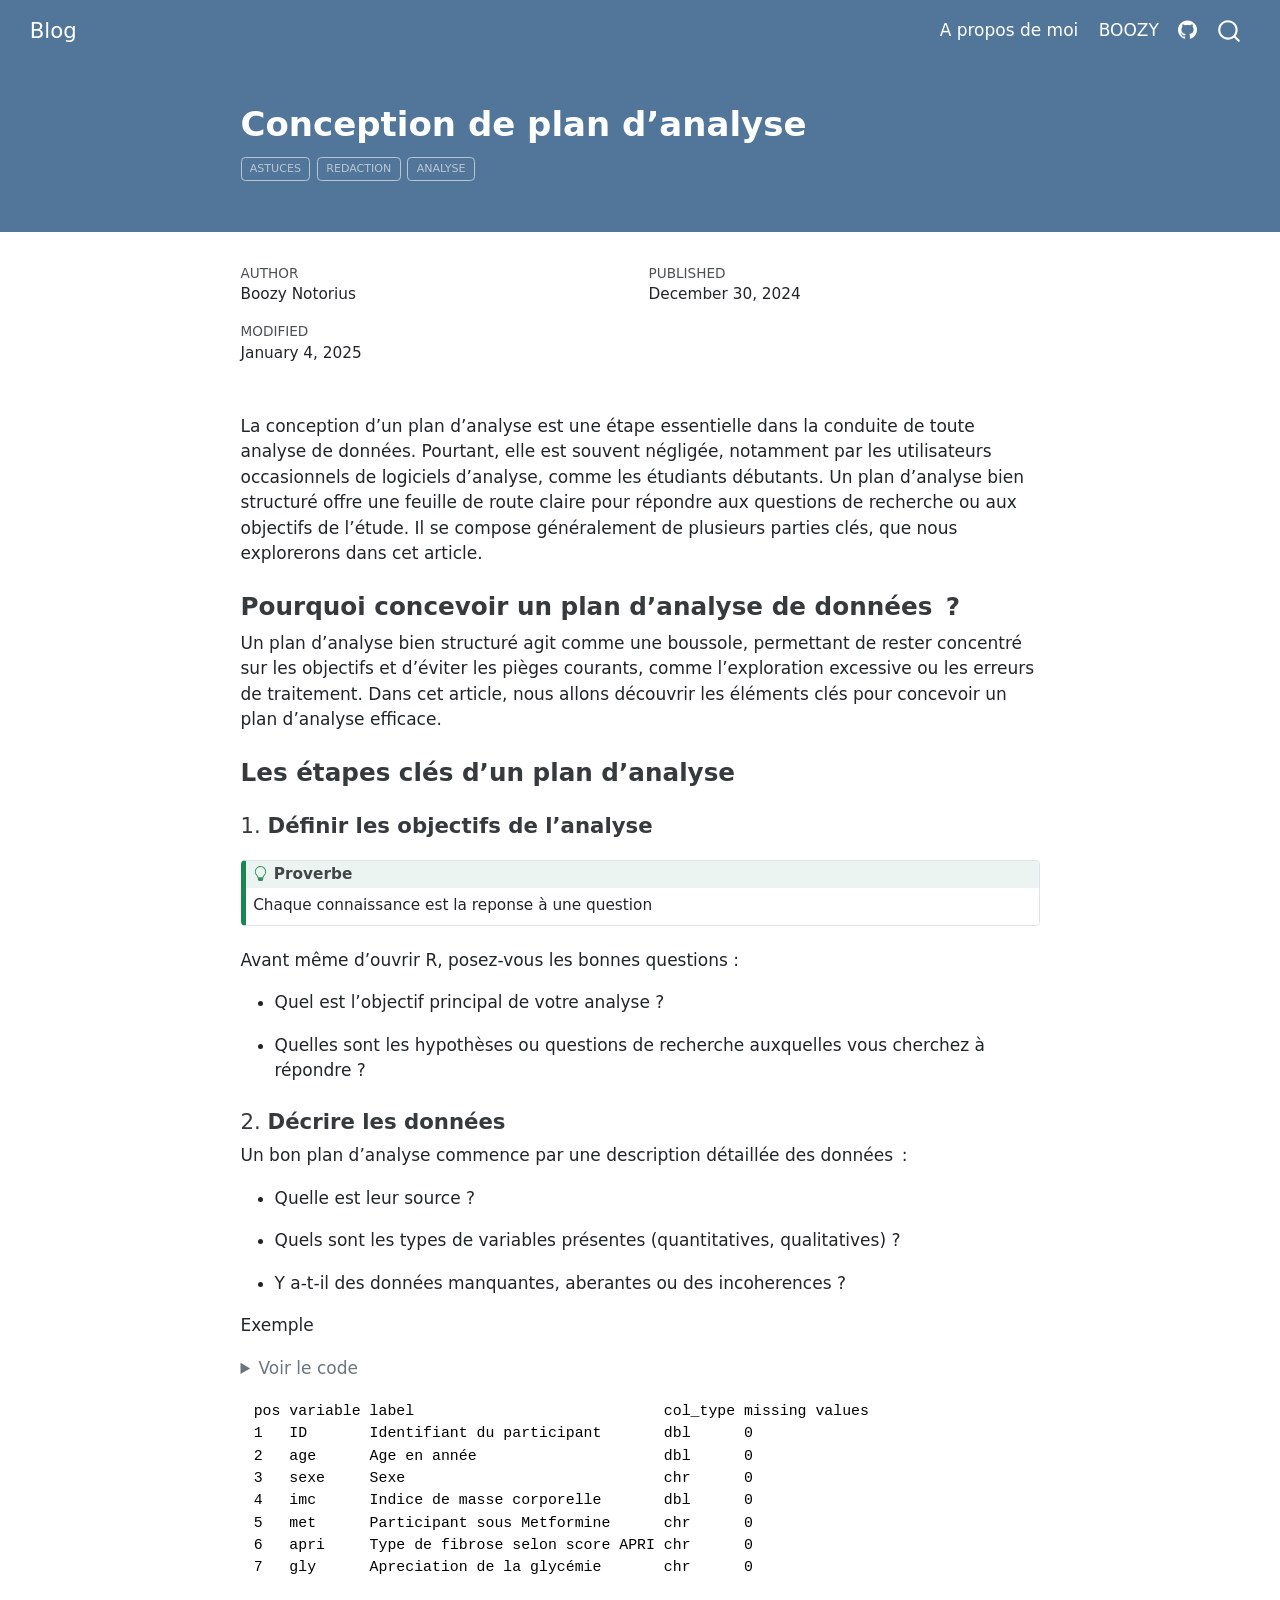
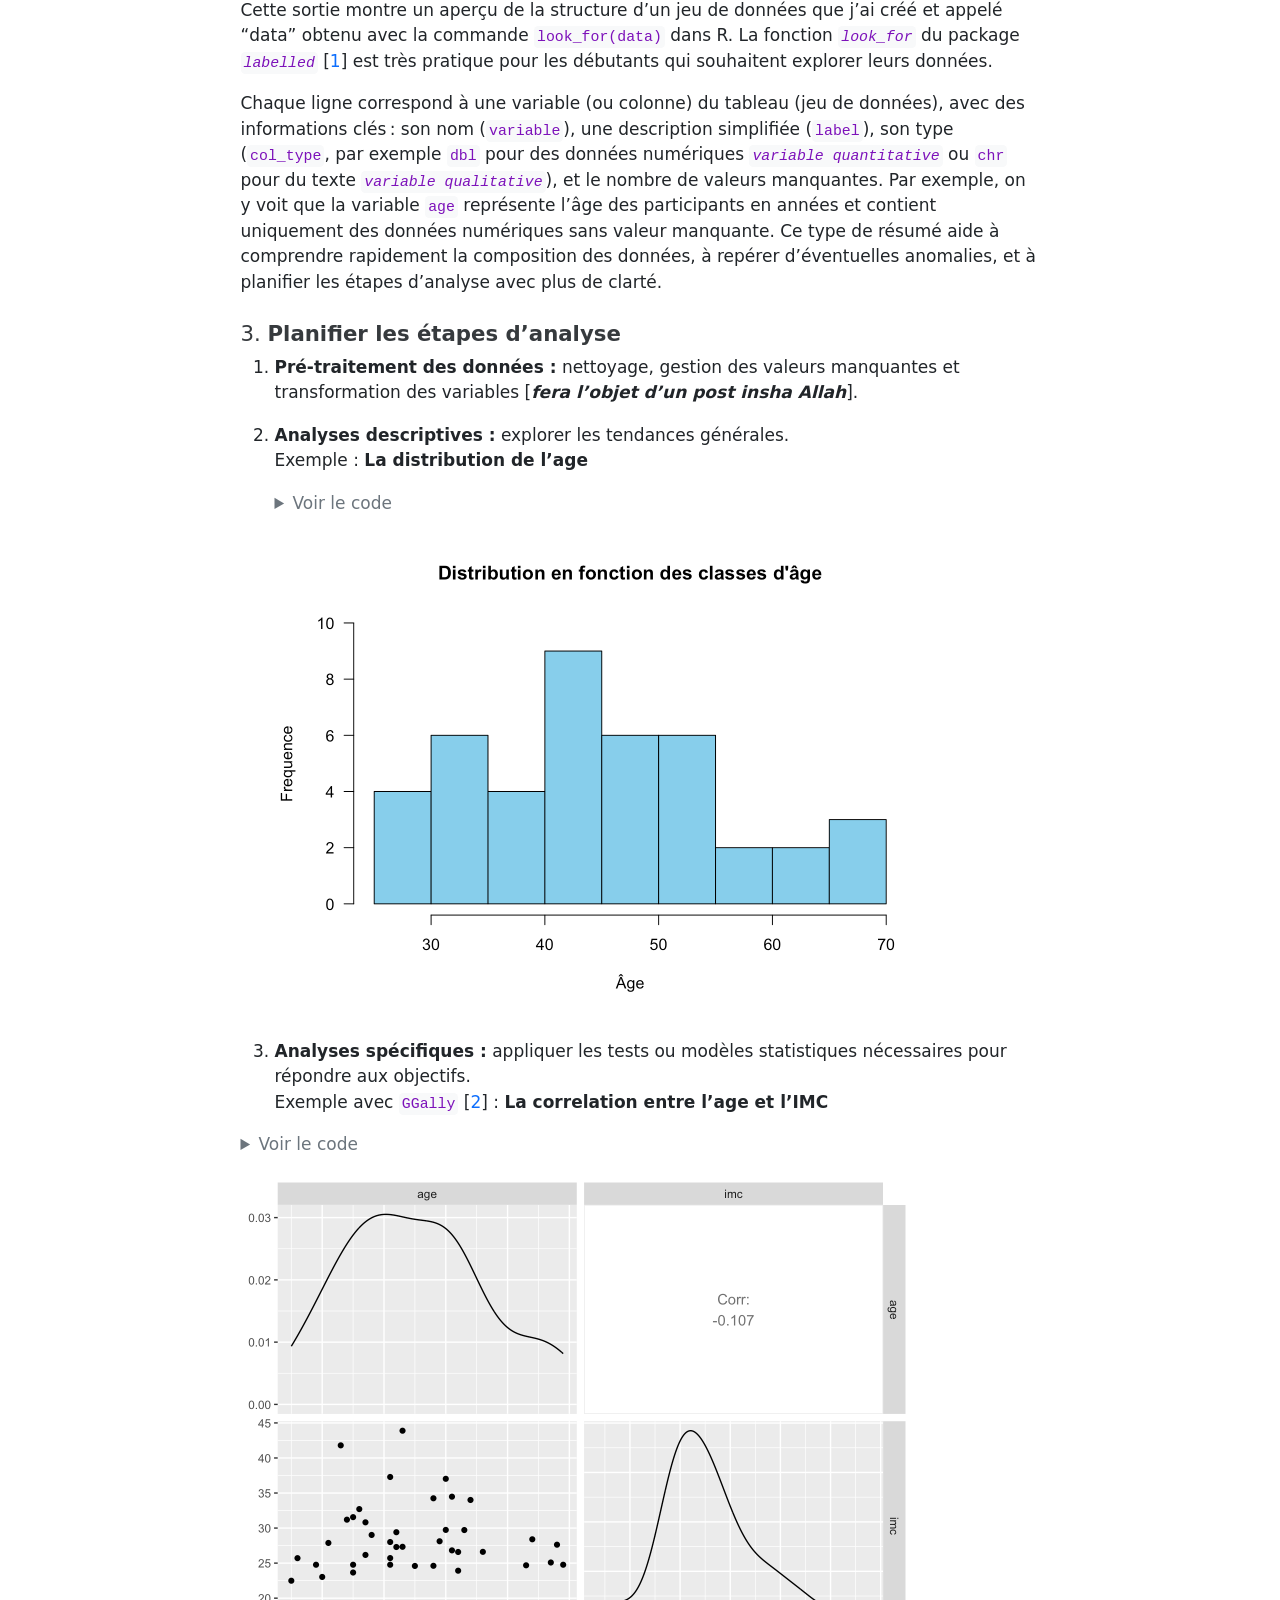
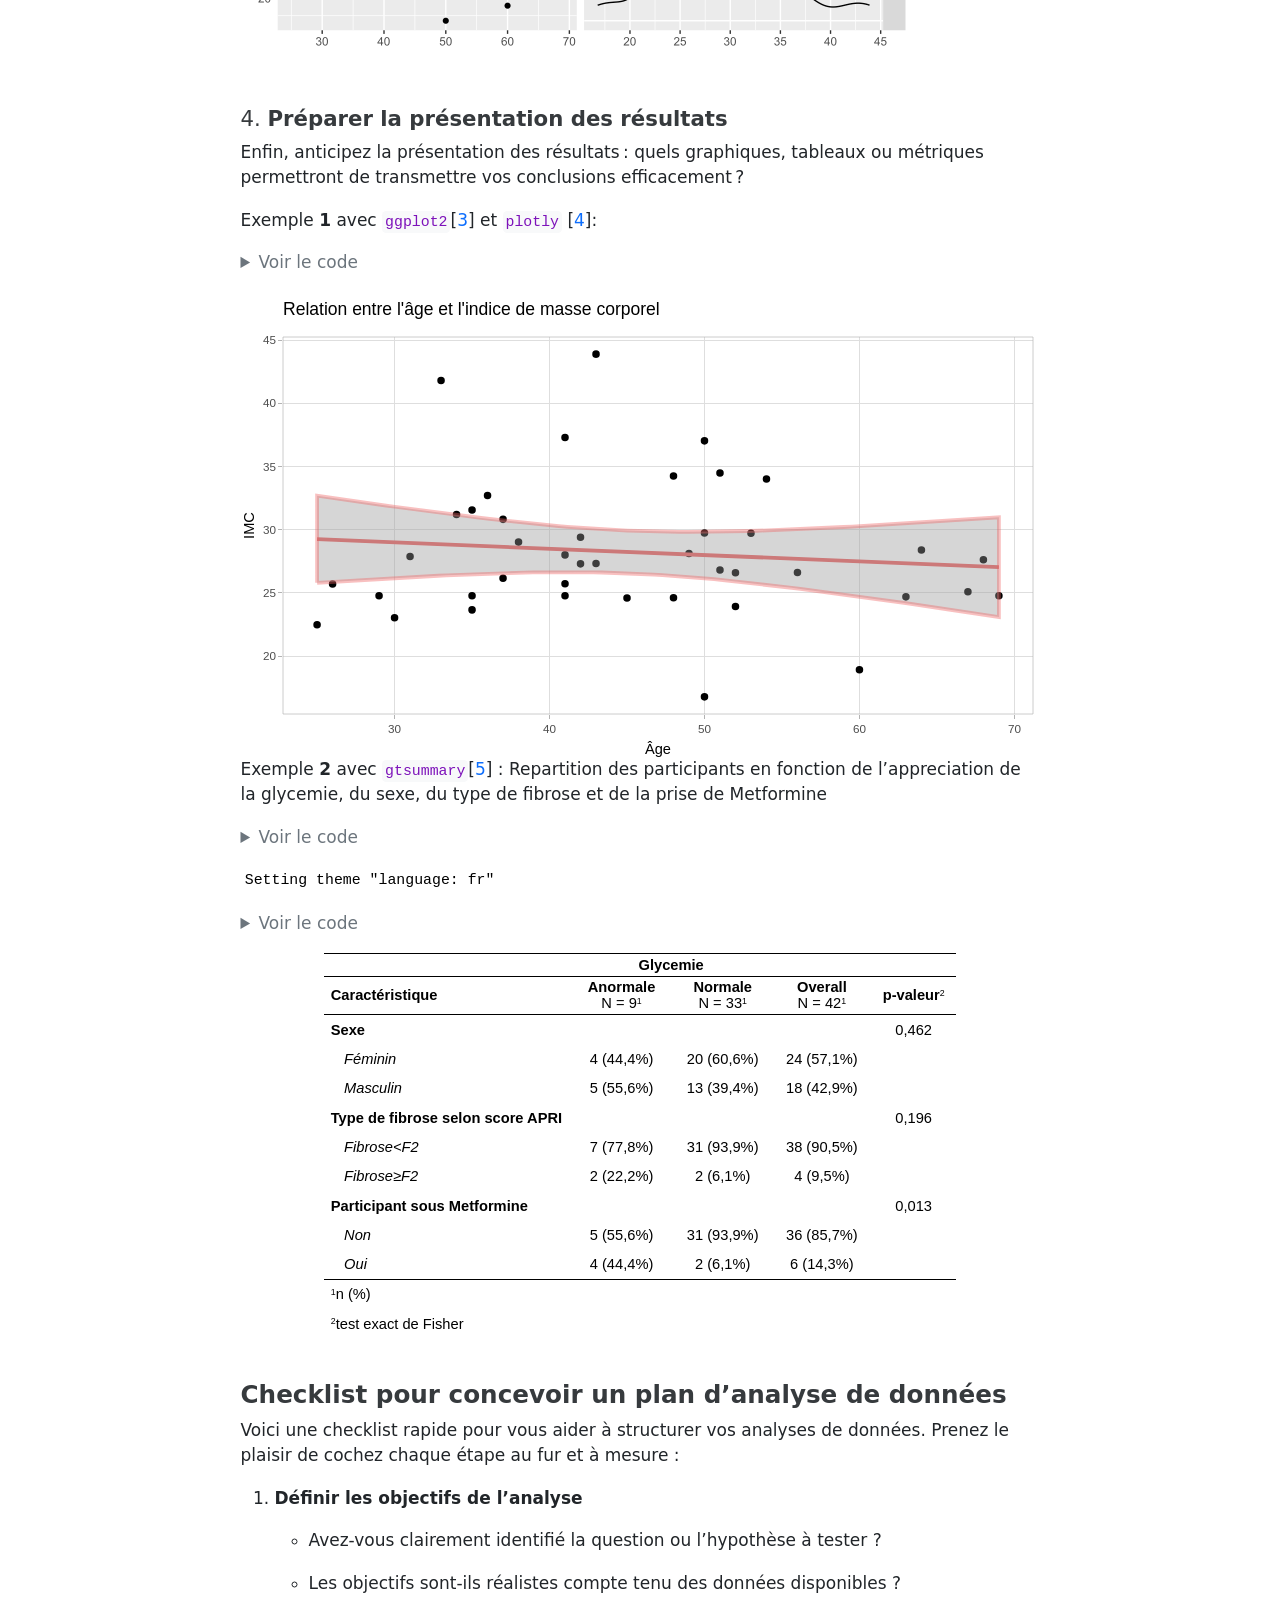
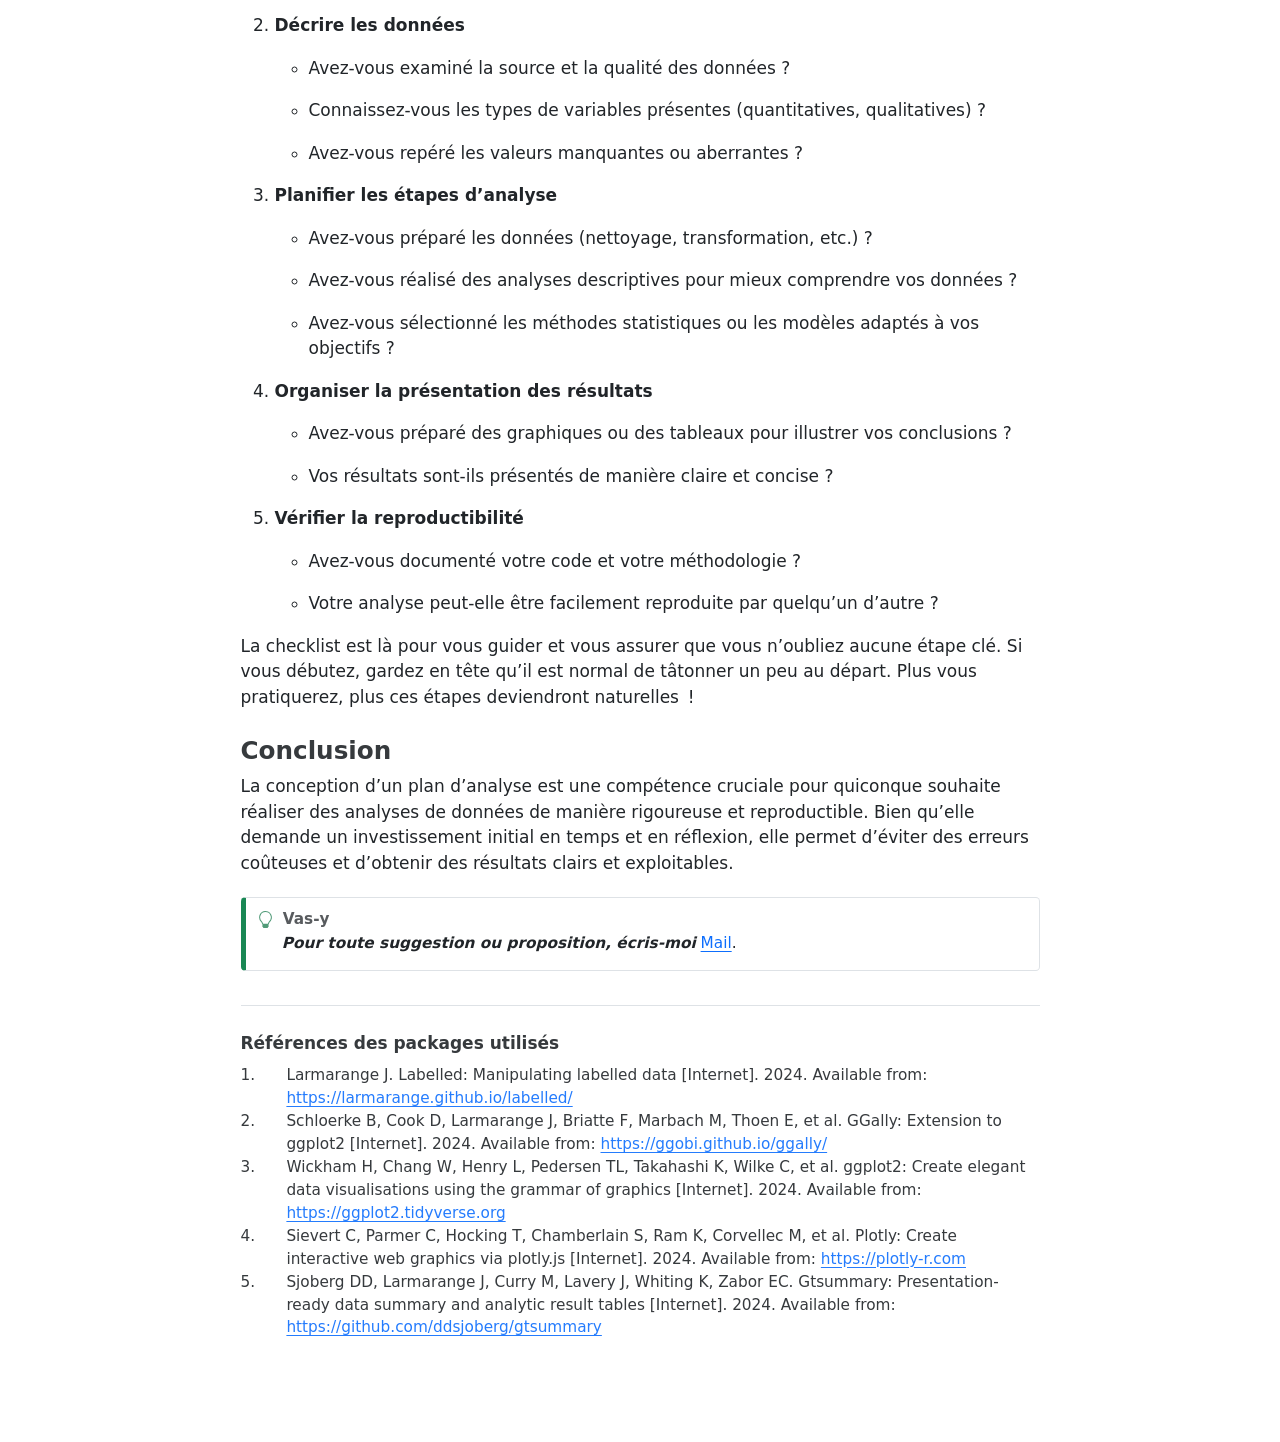
<file: docs/posts/Plan d'analyse/index.html>
<!DOCTYPE html>
<html xmlns="http://www.w3.org/1999/xhtml" lang="en" xml:lang="en"><head>

<meta charset="utf-8">
<meta name="generator" content="quarto-1.6.32">

<meta name="viewport" content="width=device-width, initial-scale=1.0, user-scalable=yes">

<meta name="author" content="Boozy Notorius">
<meta name="dcterms.date" content="2024-12-30">

<title>Conception de plan d’analyse – Blog</title>
<style>
code{white-space: pre-wrap;}
span.smallcaps{font-variant: small-caps;}
div.columns{display: flex; gap: min(4vw, 1.5em);}
div.column{flex: auto; overflow-x: auto;}
div.hanging-indent{margin-left: 1.5em; text-indent: -1.5em;}
ul.task-list{list-style: none;}
ul.task-list li input[type="checkbox"] {
  width: 0.8em;
  margin: 0 0.8em 0.2em -1em; /* quarto-specific, see https://github.com/quarto-dev/quarto-cli/issues/4556 */ 
  vertical-align: middle;
}
/* CSS for syntax highlighting */
pre > code.sourceCode { white-space: pre; position: relative; }
pre > code.sourceCode > span { line-height: 1.25; }
pre > code.sourceCode > span:empty { height: 1.2em; }
.sourceCode { overflow: visible; }
code.sourceCode > span { color: inherit; text-decoration: inherit; }
div.sourceCode { margin: 1em 0; }
pre.sourceCode { margin: 0; }
@media screen {
div.sourceCode { overflow: auto; }
}
@media print {
pre > code.sourceCode { white-space: pre-wrap; }
pre > code.sourceCode > span { display: inline-block; text-indent: -5em; padding-left: 5em; }
}
pre.numberSource code
  { counter-reset: source-line 0; }
pre.numberSource code > span
  { position: relative; left: -4em; counter-increment: source-line; }
pre.numberSource code > span > a:first-child::before
  { content: counter(source-line);
    position: relative; left: -1em; text-align: right; vertical-align: baseline;
    border: none; display: inline-block;
    -webkit-touch-callout: none; -webkit-user-select: none;
    -khtml-user-select: none; -moz-user-select: none;
    -ms-user-select: none; user-select: none;
    padding: 0 4px; width: 4em;
  }
pre.numberSource { margin-left: 3em;  padding-left: 4px; }
div.sourceCode
  {   }
@media screen {
pre > code.sourceCode > span > a:first-child::before { text-decoration: underline; }
}
/* CSS for citations */
div.csl-bib-body { }
div.csl-entry {
  clear: both;
}
.hanging-indent div.csl-entry {
  margin-left:2em;
  text-indent:-2em;
}
div.csl-left-margin {
  min-width:2em;
  float:left;
}
div.csl-right-inline {
  margin-left:2em;
  padding-left:1em;
}
div.csl-indent {
  margin-left: 2em;
}</style>


<script src="../../site_libs/quarto-nav/quarto-nav.js"></script>
<script src="../../site_libs/quarto-nav/headroom.min.js"></script>
<script src="../../site_libs/clipboard/clipboard.min.js"></script>
<script src="../../site_libs/quarto-search/autocomplete.umd.js"></script>
<script src="../../site_libs/quarto-search/fuse.min.js"></script>
<script src="../../site_libs/quarto-search/quarto-search.js"></script>
<meta name="quarto:offset" content="../../">
<script src="../../site_libs/quarto-html/quarto.js"></script>
<script src="../../site_libs/quarto-html/popper.min.js"></script>
<script src="../../site_libs/quarto-html/tippy.umd.min.js"></script>
<script src="../../site_libs/quarto-html/anchor.min.js"></script>
<link href="../../site_libs/quarto-html/tippy.css" rel="stylesheet">
<link href="../../site_libs/quarto-html/quarto-syntax-highlighting-2486e1f0a3ee9ee1fc393803a1361cdb.css" rel="stylesheet" id="quarto-text-highlighting-styles">
<script src="../../site_libs/bootstrap/bootstrap.min.js"></script>
<link href="../../site_libs/bootstrap/bootstrap-icons.css" rel="stylesheet">
<link href="../../site_libs/bootstrap/bootstrap-4fde8c6f9af29001b0cd9186783c371a.min.css" rel="stylesheet" append-hash="true" id="quarto-bootstrap" data-mode="light">
<script id="quarto-search-options" type="application/json">{
  "location": "navbar",
  "copy-button": false,
  "collapse-after": 3,
  "panel-placement": "end",
  "type": "overlay",
  "limit": 50,
  "keyboard-shortcut": [
    "f",
    "/",
    "s"
  ],
  "show-item-context": false,
  "language": {
    "search-no-results-text": "No results",
    "search-matching-documents-text": "matching documents",
    "search-copy-link-title": "Copy link to search",
    "search-hide-matches-text": "Hide additional matches",
    "search-more-match-text": "more match in this document",
    "search-more-matches-text": "more matches in this document",
    "search-clear-button-title": "Clear",
    "search-text-placeholder": "",
    "search-detached-cancel-button-title": "Cancel",
    "search-submit-button-title": "Submit",
    "search-label": "Search"
  }
}</script>
<link href="../../site_libs/htmltools-fill-0.5.8.1/fill.css" rel="stylesheet">
<script src="../../site_libs/htmlwidgets-1.6.4/htmlwidgets.js"></script>
<script src="../../site_libs/plotly-binding-4.10.4/plotly.js"></script>
<script src="../../site_libs/typedarray-0.1/typedarray.min.js"></script>
<script src="../../site_libs/jquery-3.5.1/jquery.min.js"></script>
<link href="../../site_libs/crosstalk-1.2.1/css/crosstalk.min.css" rel="stylesheet">
<script src="../../site_libs/crosstalk-1.2.1/js/crosstalk.min.js"></script>
<link href="../../site_libs/plotly-htmlwidgets-css-2.11.1/plotly-htmlwidgets.css" rel="stylesheet">
<script src="../../site_libs/plotly-main-2.11.1/plotly-latest.min.js"></script>
<link href="../../site_libs/tabwid-1.1.3/tabwid.css" rel="stylesheet">
<script src="../../site_libs/tabwid-1.1.3/tabwid.js"></script>


</head>

<body class="nav-fixed fullcontent">

<div id="quarto-search-results"></div>
  <header id="quarto-header" class="headroom fixed-top quarto-banner">
    <nav class="navbar navbar-expand-lg " data-bs-theme="dark">
      <div class="navbar-container container-fluid">
      <div class="navbar-brand-container mx-auto">
    <a class="navbar-brand" href="../../index.html">
    <span class="navbar-title">Blog</span>
    </a>
  </div>
            <div id="quarto-search" class="" title="Search"></div>
          <button class="navbar-toggler" type="button" data-bs-toggle="collapse" data-bs-target="#navbarCollapse" aria-controls="navbarCollapse" role="menu" aria-expanded="false" aria-label="Toggle navigation" onclick="if (window.quartoToggleHeadroom) { window.quartoToggleHeadroom(); }">
  <span class="navbar-toggler-icon"></span>
</button>
          <div class="collapse navbar-collapse" id="navbarCollapse">
            <ul class="navbar-nav navbar-nav-scroll ms-auto">
  <li class="nav-item">
    <a class="nav-link" href="../../about.html"> 
<span class="menu-text">A propos de moi</span></a>
  </li>  
  <li class="nav-item">
    <a class="nav-link" href="../../index.html"> 
<span class="menu-text">BOOZY</span></a>
  </li>  
  <li class="nav-item compact">
    <a class="nav-link" href="https://github.com/"> <i class="bi bi-github" role="img">
</i> 
<span class="menu-text"></span></a>
  </li>  
</ul>
          </div> <!-- /navcollapse -->
            <div class="quarto-navbar-tools">
</div>
      </div> <!-- /container-fluid -->
    </nav>
</header>
<!-- content -->
<header id="title-block-header" class="quarto-title-block default page-columns page-full">
  <div class="quarto-title-banner page-columns page-full">
    <div class="quarto-title column-body">
      <h1 class="title">Conception de plan d’analyse</h1>
                                <div class="quarto-categories">
                <div class="quarto-category">Astuces</div>
                <div class="quarto-category">Redaction</div>
                <div class="quarto-category">Analyse</div>
              </div>
                  </div>
  </div>
    
  
  <div class="quarto-title-meta">

      <div>
      <div class="quarto-title-meta-heading">Author</div>
      <div class="quarto-title-meta-contents">
               <p>Boozy Notorius </p>
            </div>
    </div>
      
      <div>
      <div class="quarto-title-meta-heading">Published</div>
      <div class="quarto-title-meta-contents">
        <p class="date">December 30, 2024</p>
      </div>
    </div>
    
      <div>
      <div class="quarto-title-meta-heading">Modified</div>
      <div class="quarto-title-meta-contents">
        <p class="date-modified">January 4, 2025</p>
      </div>
    </div>
      
    </div>
    
  
  </header><div id="quarto-content" class="quarto-container page-columns page-rows-contents page-layout-article page-navbar">
<!-- sidebar -->
<!-- margin-sidebar -->
    
<!-- main -->
<main class="content quarto-banner-title-block" id="quarto-document-content">





<p>La conception d’un plan d’analyse est une étape essentielle dans la conduite de toute analyse de données. Pourtant, elle est souvent négligée, notamment par les utilisateurs occasionnels de logiciels d’analyse, comme les étudiants débutants. Un plan d’analyse bien structuré offre une feuille de route claire pour répondre aux questions de recherche ou aux objectifs de l’étude. Il se compose généralement de plusieurs parties clés, que nous explorerons dans cet article.</p>
<section id="pourquoi-concevoir-un-plan-danalyse-de-données" class="level3">
<h3 class="anchored" data-anchor-id="pourquoi-concevoir-un-plan-danalyse-de-données"><strong>Pourquoi concevoir un plan d’analyse de données  ?</strong></h3>
<p>Un plan d’analyse bien structuré agit comme une boussole, permettant de rester concentré sur les objectifs et d’éviter les pièges courants, comme l’exploration excessive ou les erreurs de traitement. Dans cet article, nous allons découvrir les éléments clés pour concevoir un plan d’analyse efficace.</p>
</section>
<section id="les-étapes-clés-dun-plan-danalyse" class="level3">
<h3 class="anchored" data-anchor-id="les-étapes-clés-dun-plan-danalyse"><strong>Les étapes clés d’un plan d’analyse</strong></h3>
<section id="définir-les-objectifs-de-lanalyse" class="level4">
<h4 class="anchored" data-anchor-id="définir-les-objectifs-de-lanalyse">1. <strong>Définir les objectifs de l’analyse</strong></h4>
<div class="callout callout-style-default callout-tip callout-titled">
<div class="callout-header d-flex align-content-center">
<div class="callout-icon-container">
<i class="callout-icon"></i>
</div>
<div class="callout-title-container flex-fill">
Proverbe
</div>
</div>
<div class="callout-body-container callout-body">
<p>Chaque connaissance est la reponse à une question</p>
</div>
</div>
<p>Avant même d’ouvrir R, posez-vous les bonnes questions :</p>
<ul>
<li><p>Quel est l’objectif principal de votre analyse ?</p></li>
<li><p>Quelles sont les hypothèses ou questions de recherche auxquelles vous cherchez à répondre ?</p></li>
</ul>
</section>
<section id="décrire-les-données" class="level4">
<h4 class="anchored" data-anchor-id="décrire-les-données">2. <strong>Décrire les données</strong></h4>
<p>Un bon plan d’analyse commence par une description détaillée des données  :</p>
<ul>
<li><p>Quelle est leur source ?</p></li>
<li><p>Quels sont les types de variables présentes (quantitatives, qualitatives) ?</p></li>
<li><p>Y a-t-il des données manquantes, aberantes ou des incoherences ?</p></li>
</ul>
<p>Exemple</p>
<div class="cell">
<details class="code-fold">
<summary>Voir le code</summary>
<div class="sourceCode cell-code" id="cb1"><pre class="sourceCode r code-with-copy"><code class="sourceCode r"><span id="cb1-1"><a href="#cb1-1" aria-hidden="true" tabindex="-1"></a><span class="fu">library</span>(labelled)  <span class="co"># Chargement du package labelled</span></span>
<span id="cb1-2"><a href="#cb1-2" aria-hidden="true" tabindex="-1"></a></span>
<span id="cb1-3"><a href="#cb1-3" aria-hidden="true" tabindex="-1"></a><span class="fu">load</span>(<span class="st">"data.RData"</span>) <span class="co"># Chargement du jeu de données</span></span>
<span id="cb1-4"><a href="#cb1-4" aria-hidden="true" tabindex="-1"></a></span>
<span id="cb1-5"><a href="#cb1-5" aria-hidden="true" tabindex="-1"></a><span class="fu">look_for</span>(data)     <span class="co"># Résumé de la structure des données</span></span></code><button title="Copy to Clipboard" class="code-copy-button"><i class="bi"></i></button></pre></div>
</details>
<div class="cell-output cell-output-stdout">
<pre><code> pos variable label                            col_type missing values
 1   ID       Identifiant du participant       dbl      0             
 2   age      Age en année                     dbl      0             
 3   sexe     Sexe                             chr      0             
 4   imc      Indice de masse corporelle       dbl      0             
 5   met      Participant sous Metformine      chr      0             
 6   apri     Type de fibrose selon score APRI chr      0             
 7   gly      Apreciation de la glycémie       chr      0             </code></pre>
</div>
</div>
<p>Cette sortie montre un aperçu de la structure d’un jeu de données que j’ai créé et appelé “data” obtenu avec la commande <code>look_for(data)</code> dans R. La fonction <strong><em><code>look_for</code></em></strong> du package <strong><em><code>labelled</code></em></strong> <span class="citation" data-cites="R-labelled">[<a href="#ref-R-labelled" role="doc-biblioref">1</a>]</span> est très pratique pour les débutants qui souhaitent explorer leurs données.</p>
<p>Chaque ligne correspond à une variable (ou colonne) du tableau (jeu de données), avec des informations clés : son nom (<code>variable</code>), une description simplifiée (<code>label</code>), son type (<code>col_type</code>, par exemple <code>dbl</code> pour des données numériques <em><code>variable quantitative</code></em> ou <code>chr</code> pour du texte <em><code>variable qualitative</code></em>), et le nombre de valeurs manquantes. Par exemple, on y voit que la variable <code>age</code> représente l’âge des participants en années et contient uniquement des données numériques sans valeur manquante. Ce type de résumé aide à comprendre rapidement la composition des données, à repérer d’éventuelles anomalies, et à planifier les étapes d’analyse avec plus de clarté.</p>
</section>
<section id="planifier-les-étapes-danalyse" class="level4">
<h4 class="anchored" data-anchor-id="planifier-les-étapes-danalyse">3. <strong>Planifier les étapes d’analyse</strong></h4>
<ol type="1">
<li><p><strong>Pré-traitement des données :</strong> nettoyage, gestion des valeurs manquantes et transformation des variables [<strong><em>fera l’objet d’un post insha Allah</em></strong>].</p></li>
<li><p><strong>Analyses descriptives :</strong> explorer les tendances générales.<br>
Exemple : <strong>La distribution de l’age</strong></p>
<div class="cell">
<details class="code-fold">
<summary>Voir le code</summary>
<div class="sourceCode cell-code" id="cb3"><pre class="sourceCode r code-with-copy"><code class="sourceCode r"><span id="cb3-1"><a href="#cb3-1" aria-hidden="true" tabindex="-1"></a><span class="co"># Histogramme de la variable age</span></span>
<span id="cb3-2"><a href="#cb3-2" aria-hidden="true" tabindex="-1"></a><span class="fu">hist</span>(data<span class="sc">$</span>age,</span>
<span id="cb3-3"><a href="#cb3-3" aria-hidden="true" tabindex="-1"></a>     <span class="at">ylim =</span> <span class="fu">c</span>(<span class="dv">0</span>,<span class="dv">10</span>),</span>
<span id="cb3-4"><a href="#cb3-4" aria-hidden="true" tabindex="-1"></a>     <span class="at">main =</span> <span class="st">"Distribution en fonction des classes d'âge"</span>, </span>
<span id="cb3-5"><a href="#cb3-5" aria-hidden="true" tabindex="-1"></a>     <span class="at">xlab =</span> <span class="st">"Âge"</span>, </span>
<span id="cb3-6"><a href="#cb3-6" aria-hidden="true" tabindex="-1"></a>     <span class="at">ylab =</span> <span class="st">"Frequence"</span>,</span>
<span id="cb3-7"><a href="#cb3-7" aria-hidden="true" tabindex="-1"></a>     <span class="at">col =</span> <span class="st">"skyblue"</span>,</span>
<span id="cb3-8"><a href="#cb3-8" aria-hidden="true" tabindex="-1"></a>     <span class="at">las =</span> <span class="dv">1</span>)</span></code><button title="Copy to Clipboard" class="code-copy-button"><i class="bi"></i></button></pre></div>
</details>
<div class="cell-output-display">
<div>
<figure class="figure">
<p><img src="index_files/figure-html/unnamed-chunk-2-1.png" class="img-fluid figure-img" width="672"></p>
</figure>
</div>
</div>
</div></li>
<li><p><strong>Analyses spécifiques :</strong> appliquer les tests ou modèles statistiques nécessaires pour répondre aux objectifs.<br>
Exemple avec <code>GGally</code> <span class="citation" data-cites="R-GGally">[<a href="#ref-R-GGally" role="doc-biblioref">2</a>]</span> : <strong>La correlation entre l’age et l’IMC</strong></p></li>
</ol>
<div class="cell">
<details class="code-fold">
<summary>Voir le code</summary>
<div class="sourceCode cell-code" id="cb4"><pre class="sourceCode r code-with-copy"><code class="sourceCode r"><span id="cb4-1"><a href="#cb4-1" aria-hidden="true" tabindex="-1"></a><span class="co"># Chargement du package necessaire</span></span>
<span id="cb4-2"><a href="#cb4-2" aria-hidden="true" tabindex="-1"></a><span class="fu">library</span>(GGally) </span>
<span id="cb4-3"><a href="#cb4-3" aria-hidden="true" tabindex="-1"></a></span>
<span id="cb4-4"><a href="#cb4-4" aria-hidden="true" tabindex="-1"></a><span class="co"># Visualisation graphique de la correlation</span></span>
<span id="cb4-5"><a href="#cb4-5" aria-hidden="true" tabindex="-1"></a><span class="fu">ggpairs</span>(data[, <span class="fu">c</span>(<span class="st">"age"</span>, <span class="st">"imc"</span>)])</span></code><button title="Copy to Clipboard" class="code-copy-button"><i class="bi"></i></button></pre></div>
</details>
<div class="cell-output-display">
<div>
<figure class="figure">
<p><img src="index_files/figure-html/unnamed-chunk-3-1.png" class="img-fluid figure-img" width="672"></p>
</figure>
</div>
</div>
</div>
</section>
<section id="préparer-la-présentation-des-résultats" class="level4">
<h4 class="anchored" data-anchor-id="préparer-la-présentation-des-résultats">4. <strong>Préparer la présentation des résultats</strong></h4>
<p>Enfin, anticipez la présentation des résultats : quels graphiques, tableaux ou métriques permettront de transmettre vos conclusions efficacement ?</p>
<p>Exemple <strong>1</strong> avec <code>ggplot2</code><span class="citation" data-cites="R-ggplot2">[<a href="#ref-R-ggplot2" role="doc-biblioref">3</a>]</span> et <code>plotly</code> <span class="citation" data-cites="R-plotly">[<a href="#ref-R-plotly" role="doc-biblioref">4</a>]</span>:</p>
<div class="cell">
<details class="code-fold">
<summary>Voir le code</summary>
<div class="sourceCode cell-code" id="cb5"><pre class="sourceCode r code-with-copy"><code class="sourceCode r"><span id="cb5-1"><a href="#cb5-1" aria-hidden="true" tabindex="-1"></a><span class="fu">library</span>(ggplot2)</span>
<span id="cb5-2"><a href="#cb5-2" aria-hidden="true" tabindex="-1"></a><span class="fu">library</span>(plotly)</span>
<span id="cb5-3"><a href="#cb5-3" aria-hidden="true" tabindex="-1"></a></span>
<span id="cb5-4"><a href="#cb5-4" aria-hidden="true" tabindex="-1"></a><span class="fu">ggplotly</span>(<span class="fu">ggplot</span>(data) <span class="sc">+</span></span>
<span id="cb5-5"><a href="#cb5-5" aria-hidden="true" tabindex="-1"></a>  <span class="fu">aes</span>(<span class="at">x =</span> age, <span class="at">y =</span> imc) <span class="sc">+</span></span>
<span id="cb5-6"><a href="#cb5-6" aria-hidden="true" tabindex="-1"></a>  <span class="fu">geom_point</span>() <span class="sc">+</span></span>
<span id="cb5-7"><a href="#cb5-7" aria-hidden="true" tabindex="-1"></a>  <span class="fu">geom_smooth</span>(<span class="at">method =</span> <span class="st">"lm"</span>, <span class="at">col =</span> <span class="st">"indianred2"</span>) <span class="sc">+</span></span>
<span id="cb5-8"><a href="#cb5-8" aria-hidden="true" tabindex="-1"></a>  <span class="fu">labs</span>(<span class="at">title =</span> <span class="st">"Relation entre l'âge et l'indice de masse corporel"</span>,</span>
<span id="cb5-9"><a href="#cb5-9" aria-hidden="true" tabindex="-1"></a>       <span class="at">x =</span> <span class="st">"Âge"</span>, <span class="at">y =</span> <span class="st">"IMC"</span>) <span class="sc">+</span></span>
<span id="cb5-10"><a href="#cb5-10" aria-hidden="true" tabindex="-1"></a>  <span class="fu">theme_light</span>())</span></code><button title="Copy to Clipboard" class="code-copy-button"><i class="bi"></i></button></pre></div>
</details>
<div class="cell-output-display">
<div class="plotly html-widget html-fill-item" id="htmlwidget-fb0538cd0ecc372b0fe0" style="width:100%;height:464px;"></div>
<script type="application/json" data-for="htmlwidget-fb0538cd0ecc372b0fe0">{"x":{"data":[{"x":[51,41,35,37,38,35,50,50,36,60,69,48,63,35,37,45,33,41,29,52,25,26,41,50,53,43,49,42,56,54,52,68,51,42,48,64,41,34,31,67,43,30],"y":[34.479999999999997,37.289999999999999,31.559999999999999,26.170000000000002,29.02,24.77,16.780000000000001,29.739999999999998,32.710000000000001,18.93,24.77,24.620000000000001,24.690000000000001,23.66,30.82,24.600000000000001,41.799999999999997,28.010000000000002,24.77,23.920000000000002,22.489999999999998,25.710000000000001,24.77,37.030000000000001,29.719999999999999,43.890000000000001,28.120000000000001,29.41,26.609999999999999,34.009999999999998,26.59,27.629999999999999,26.82,27.300000000000001,34.25,28.399999999999999,25.719999999999999,31.199999999999999,27.879999999999999,25.09,27.329999999999998,23.030000000000001],"text":["age: 51<br />imc: 34.48","age: 41<br />imc: 37.29","age: 35<br />imc: 31.56","age: 37<br />imc: 26.17","age: 38<br />imc: 29.02","age: 35<br />imc: 24.77","age: 50<br />imc: 16.78","age: 50<br />imc: 29.74","age: 36<br />imc: 32.71","age: 60<br />imc: 18.93","age: 69<br />imc: 24.77","age: 48<br />imc: 24.62","age: 63<br />imc: 24.69","age: 35<br />imc: 23.66","age: 37<br />imc: 30.82","age: 45<br />imc: 24.60","age: 33<br />imc: 41.80","age: 41<br />imc: 28.01","age: 29<br />imc: 24.77","age: 52<br />imc: 23.92","age: 25<br />imc: 22.49","age: 26<br />imc: 25.71","age: 41<br />imc: 24.77","age: 50<br />imc: 37.03","age: 53<br />imc: 29.72","age: 43<br />imc: 43.89","age: 49<br />imc: 28.12","age: 42<br />imc: 29.41","age: 56<br />imc: 26.61","age: 54<br />imc: 34.01","age: 52<br />imc: 26.59","age: 68<br />imc: 27.63","age: 51<br />imc: 26.82","age: 42<br />imc: 27.30","age: 48<br />imc: 34.25","age: 64<br />imc: 28.40","age: 41<br />imc: 25.72","age: 34<br />imc: 31.20","age: 31<br />imc: 27.88","age: 67<br />imc: 25.09","age: 43<br />imc: 27.33","age: 30<br />imc: 23.03"],"type":"scatter","mode":"markers","marker":{"autocolorscale":false,"color":"rgba(0,0,0,1)","opacity":1,"size":5.6692913385826778,"symbol":"circle","line":{"width":1.8897637795275593,"color":"rgba(0,0,0,1)"}},"hoveron":"points","showlegend":false,"xaxis":"x","yaxis":"y","hoverinfo":"text","frame":null},{"x":[25,25.556962025316455,26.11392405063291,26.670886075949369,27.227848101265824,27.784810126582279,28.341772151898734,28.898734177215189,29.455696202531644,30.0126582278481,30.569620253164558,31.126582278481013,31.683544303797468,32.240506329113927,32.797468354430379,33.354430379746837,33.911392405063289,34.468354430379748,35.025316455696199,35.582278481012658,36.139240506329116,36.696202531645568,37.253164556962027,37.810126582278478,38.367088607594937,38.924050632911388,39.481012658227847,40.037974683544306,40.594936708860757,41.151898734177216,41.708860759493675,42.265822784810126,42.822784810126578,43.379746835443036,43.936708860759495,44.493670886075947,45.050632911392405,45.607594936708864,46.164556962025316,46.721518987341767,47.278481012658226,47.835443037974684,48.392405063291136,48.949367088607595,49.506329113924053,50.063291139240505,50.620253164556956,51.177215189873415,51.734177215189874,52.291139240506325,52.848101265822784,53.405063291139243,53.962025316455694,54.518987341772146,55.075949367088604,55.632911392405063,56.189873417721515,56.746835443037973,57.303797468354432,57.860759493670884,58.417721518987342,58.974683544303794,59.531645569620252,60.088607594936704,60.645569620253163,61.202531645569621,61.759493670886073,62.316455696202532,62.873417721518983,63.430379746835442,63.987341772151893,64.544303797468359,65.101265822784811,65.658227848101262,66.215189873417728,66.772151898734165,67.329113924050631,67.886075949367097,68.443037974683534,69],"y":[29.250595193432339,29.222638337504499,29.194681481576659,29.166724625648818,29.138767769720978,29.110810913793138,29.082854057865298,29.054897201937457,29.026940346009617,28.998983490081777,28.971026634153937,28.943069778226096,28.915112922298256,28.887156066370416,28.859199210442576,28.831242354514735,28.803285498586895,28.775328642659055,28.747371786731215,28.719414930803374,28.691458074875534,28.663501218947694,28.635544363019854,28.607587507092013,28.579630651164173,28.551673795236333,28.523716939308493,28.495760083380652,28.467803227452812,28.439846371524972,28.411889515597132,28.383932659669291,28.355975803741451,28.328018947813611,28.300062091885771,28.27210523595793,28.24414838003009,28.21619152410225,28.18823466817441,28.160277812246569,28.132320956318729,28.104364100390889,28.076407244463049,28.048450388535208,28.020493532607368,27.992536676679528,27.964579820751688,27.936622964823847,27.908666108896007,27.880709252968167,27.852752397040327,27.824795541112486,27.796838685184646,27.768881829256809,27.740924973328966,27.712968117401125,27.685011261473289,27.657054405545445,27.629097549617605,27.601140693689768,27.573183837761924,27.545226981834087,27.517270125906247,27.489313269978407,27.461356414050567,27.433399558122726,27.405442702194886,27.377485846267046,27.349528990339206,27.321572134411365,27.293615278483525,27.265658422555681,27.237701566627845,27.209744710700004,27.181787854772161,27.153830998844324,27.125874142916484,27.09791728698864,27.069960431060803,27.042003575132963],"text":["age: 25.00000<br />imc: 29.25060","age: 25.55696<br />imc: 29.22264","age: 26.11392<br />imc: 29.19468","age: 26.67089<br />imc: 29.16672","age: 27.22785<br />imc: 29.13877","age: 27.78481<br />imc: 29.11081","age: 28.34177<br />imc: 29.08285","age: 28.89873<br />imc: 29.05490","age: 29.45570<br />imc: 29.02694","age: 30.01266<br />imc: 28.99898","age: 30.56962<br />imc: 28.97103","age: 31.12658<br />imc: 28.94307","age: 31.68354<br />imc: 28.91511","age: 32.24051<br />imc: 28.88716","age: 32.79747<br />imc: 28.85920","age: 33.35443<br />imc: 28.83124","age: 33.91139<br />imc: 28.80329","age: 34.46835<br />imc: 28.77533","age: 35.02532<br />imc: 28.74737","age: 35.58228<br />imc: 28.71941","age: 36.13924<br />imc: 28.69146","age: 36.69620<br />imc: 28.66350","age: 37.25316<br />imc: 28.63554","age: 37.81013<br />imc: 28.60759","age: 38.36709<br />imc: 28.57963","age: 38.92405<br />imc: 28.55167","age: 39.48101<br />imc: 28.52372","age: 40.03797<br />imc: 28.49576","age: 40.59494<br />imc: 28.46780","age: 41.15190<br />imc: 28.43985","age: 41.70886<br />imc: 28.41189","age: 42.26582<br />imc: 28.38393","age: 42.82278<br />imc: 28.35598","age: 43.37975<br />imc: 28.32802","age: 43.93671<br />imc: 28.30006","age: 44.49367<br />imc: 28.27211","age: 45.05063<br />imc: 28.24415","age: 45.60759<br />imc: 28.21619","age: 46.16456<br />imc: 28.18823","age: 46.72152<br />imc: 28.16028","age: 47.27848<br />imc: 28.13232","age: 47.83544<br />imc: 28.10436","age: 48.39241<br />imc: 28.07641","age: 48.94937<br />imc: 28.04845","age: 49.50633<br />imc: 28.02049","age: 50.06329<br />imc: 27.99254","age: 50.62025<br />imc: 27.96458","age: 51.17722<br />imc: 27.93662","age: 51.73418<br />imc: 27.90867","age: 52.29114<br />imc: 27.88071","age: 52.84810<br />imc: 27.85275","age: 53.40506<br />imc: 27.82480","age: 53.96203<br />imc: 27.79684","age: 54.51899<br />imc: 27.76888","age: 55.07595<br />imc: 27.74092","age: 55.63291<br />imc: 27.71297","age: 56.18987<br />imc: 27.68501","age: 56.74684<br />imc: 27.65705","age: 57.30380<br />imc: 27.62910","age: 57.86076<br />imc: 27.60114","age: 58.41772<br />imc: 27.57318","age: 58.97468<br />imc: 27.54523","age: 59.53165<br />imc: 27.51727","age: 60.08861<br />imc: 27.48931","age: 60.64557<br />imc: 27.46136","age: 61.20253<br />imc: 27.43340","age: 61.75949<br />imc: 27.40544","age: 62.31646<br />imc: 27.37749","age: 62.87342<br />imc: 27.34953","age: 63.43038<br />imc: 27.32157","age: 63.98734<br />imc: 27.29362","age: 64.54430<br />imc: 27.26566","age: 65.10127<br />imc: 27.23770","age: 65.65823<br />imc: 27.20974","age: 66.21519<br />imc: 27.18179","age: 66.77215<br />imc: 27.15383","age: 67.32911<br />imc: 27.12587","age: 67.88608<br />imc: 27.09792","age: 68.44304<br />imc: 27.06996","age: 69.00000<br />imc: 27.04200"],"type":"scatter","mode":"lines","name":"fitted values","line":{"width":3.7795275590551185,"color":"rgba(238,99,99,1)","dash":"solid"},"hoveron":"points","showlegend":false,"xaxis":"x","yaxis":"y","hoverinfo":"text","frame":null},{"x":[25,25.556962025316455,26.11392405063291,26.670886075949369,27.227848101265824,27.784810126582279,28.341772151898734,28.898734177215189,29.455696202531644,30.0126582278481,30.569620253164558,31.126582278481013,31.683544303797468,32.240506329113927,32.797468354430379,33.354430379746837,33.911392405063289,34.468354430379748,35.025316455696199,35.582278481012658,36.139240506329116,36.696202531645568,37.253164556962027,37.810126582278478,38.367088607594937,38.924050632911388,39.481012658227847,40.037974683544306,40.594936708860757,41.151898734177216,41.708860759493675,42.265822784810126,42.822784810126578,43.379746835443036,43.936708860759495,44.493670886075947,45.050632911392405,45.607594936708864,46.164556962025316,46.721518987341767,47.278481012658226,47.835443037974684,48.392405063291136,48.949367088607595,49.506329113924053,50.063291139240505,50.620253164556956,51.177215189873415,51.734177215189874,52.291139240506325,52.848101265822784,53.405063291139243,53.962025316455694,54.518987341772146,55.075949367088604,55.632911392405063,56.189873417721515,56.746835443037973,57.303797468354432,57.860759493670884,58.417721518987342,58.974683544303794,59.531645569620252,60.088607594936704,60.645569620253163,61.202531645569621,61.759493670886073,62.316455696202532,62.873417721518983,63.430379746835442,63.987341772151893,64.544303797468359,65.101265822784811,65.658227848101262,66.215189873417728,66.772151898734165,67.329113924050631,67.886075949367097,68.443037974683534,69,69,69,68.443037974683534,67.886075949367097,67.329113924050631,66.772151898734165,66.215189873417728,65.658227848101262,65.101265822784811,64.544303797468359,63.987341772151893,63.430379746835442,62.873417721518983,62.316455696202532,61.759493670886073,61.202531645569621,60.645569620253163,60.088607594936704,59.531645569620252,58.974683544303794,58.417721518987342,57.860759493670884,57.303797468354432,56.746835443037973,56.189873417721515,55.632911392405063,55.075949367088604,54.518987341772146,53.962025316455694,53.405063291139243,52.848101265822784,52.291139240506325,51.734177215189874,51.177215189873415,50.620253164556956,50.063291139240505,49.506329113924053,48.949367088607595,48.392405063291136,47.835443037974684,47.278481012658226,46.721518987341767,46.164556962025316,45.607594936708864,45.050632911392405,44.493670886075947,43.936708860759495,43.379746835443036,42.822784810126578,42.265822784810126,41.708860759493675,41.151898734177216,40.594936708860757,40.037974683544306,39.481012658227847,38.924050632911388,38.367088607594937,37.810126582278478,37.253164556962027,36.696202531645568,36.139240506329116,35.582278481012658,35.025316455696199,34.468354430379748,33.911392405063289,33.354430379746837,32.797468354430379,32.240506329113927,31.683544303797468,31.126582278481013,30.569620253164558,30.0126582278481,29.455696202531644,28.898734177215189,28.341772151898734,27.784810126582279,27.227848101265824,26.670886075949369,26.11392405063291,25.556962025316455,25,25],"y":[25.803480008239838,25.847717879911951,25.891440813264513,25.934614548140864,25.977202015843904,26.01916308429011,26.060454281218291,26.101028494512637,26.140834649027276,26.179817359782451,26.2179165620859,26.255067120072525,26.291198416415583,26.32623392761942,26.360090791439696,26.392679375680729,26.423902860974543,26.453656854221876,26.481829054205146,26.508298996438807,26.532937910475226,26.55560872935834,26.576166297235357,26.594457826563701,26.610323659850639,26.623598391090702,26.634112397419123,26.641693820268905,26.646171015969934,26.647375467315513,26.64514511031787,26.639327986009299,26.629786079594755,26.616399164460539,26.599068433930452,26.577719686956332,26.55230584139084,26.52280858304734,26.489239018625867,26.451637278975571,26.410071105306699,26.364633532369524,26.315439847851874,26.262624048386265,26.206335026568098,26.146732712136675,26.083984359565999,26.01826113128854,25.949735078277442,25.878576574123358,25.804952219459786,25.729023202922544,25.650944083306914,25.570861944488595,25.488915868567709,25.405236671881234,25.319946851361443,25.233160693779872,25.144984506594341,25.055516935605606,24.964849340894354,24.873066208228035,24.780245578140736,24.686459479149185,24.591774355094401,24.496251479454731,24.399947351743364,24.302914072869818,24.205199697695249,24.106848564023185,24.007901598008239,23.908396596492928,23.808368487144811,23.707849567501459,23.606869724170959,23.505456633504682,23.403635945076868,23.301431449287172,23.198865230358305,23.095957805940888,23.095957805940888,30.988049344325038,30.941055631763302,30.894403124690108,30.848112340756099,30.802205364183965,30.756705985373362,30.71163985389855,30.667034646110878,30.622920248618435,30.579328958958811,30.536295704799546,30.493858282983162,30.452057619664274,30.410938052646408,30.370547636790722,30.330938473006732,30.292167060807628,30.254294673671758,30.217387755440139,30.181518334629494,30.146764451773929,30.113210592640868,30.080948117311017,30.050075671585134,30.020699562921017,29.992934078090222,29.966901714025024,29.942733287062378,29.920567879302428,29.900552574620868,29.882841931812976,29.867597139514572,29.854984798359155,29.845175281937376,29.838340641222381,29.834652038646638,29.834276728684152,29.837374641074224,29.844094668412254,29.854570807330759,29.868918345517567,29.887230317722953,29.90957446515716,29.93599091866934,29.966490784959529,30.00105574984109,30.039638731166683,30.082165527888147,30.128537333329284,30.178633920876393,30.232317275734431,30.289435438935691,30.349826346492399,30.413321481197862,30.479749199381963,30.548937642477707,30.620717187620325,30.69492242880435,30.771393708537047,30.849978239275842,30.930530865167942,31.012914519257283,31.097000431096234,31.182668136199247,31.269805333348742,31.358307629445456,31.448078205121412,31.53902742818093,31.631072436379668,31.724136706221973,31.818149620381103,31.913046042991958,32.008765909362275,32.105253834512304,32.202458743296162,32.300333523598056,32.398834703156773,32.497922149888808,32.597558795097051,32.697710378624841,25.803480008239838],"text":["age: 25.00000<br />imc: 29.25060","age: 25.55696<br />imc: 29.22264","age: 26.11392<br />imc: 29.19468","age: 26.67089<br />imc: 29.16672","age: 27.22785<br />imc: 29.13877","age: 27.78481<br />imc: 29.11081","age: 28.34177<br />imc: 29.08285","age: 28.89873<br />imc: 29.05490","age: 29.45570<br />imc: 29.02694","age: 30.01266<br />imc: 28.99898","age: 30.56962<br />imc: 28.97103","age: 31.12658<br />imc: 28.94307","age: 31.68354<br />imc: 28.91511","age: 32.24051<br />imc: 28.88716","age: 32.79747<br />imc: 28.85920","age: 33.35443<br />imc: 28.83124","age: 33.91139<br />imc: 28.80329","age: 34.46835<br />imc: 28.77533","age: 35.02532<br />imc: 28.74737","age: 35.58228<br />imc: 28.71941","age: 36.13924<br />imc: 28.69146","age: 36.69620<br />imc: 28.66350","age: 37.25316<br />imc: 28.63554","age: 37.81013<br />imc: 28.60759","age: 38.36709<br />imc: 28.57963","age: 38.92405<br />imc: 28.55167","age: 39.48101<br />imc: 28.52372","age: 40.03797<br />imc: 28.49576","age: 40.59494<br />imc: 28.46780","age: 41.15190<br />imc: 28.43985","age: 41.70886<br />imc: 28.41189","age: 42.26582<br />imc: 28.38393","age: 42.82278<br />imc: 28.35598","age: 43.37975<br />imc: 28.32802","age: 43.93671<br />imc: 28.30006","age: 44.49367<br />imc: 28.27211","age: 45.05063<br />imc: 28.24415","age: 45.60759<br />imc: 28.21619","age: 46.16456<br />imc: 28.18823","age: 46.72152<br />imc: 28.16028","age: 47.27848<br />imc: 28.13232","age: 47.83544<br />imc: 28.10436","age: 48.39241<br />imc: 28.07641","age: 48.94937<br />imc: 28.04845","age: 49.50633<br />imc: 28.02049","age: 50.06329<br />imc: 27.99254","age: 50.62025<br />imc: 27.96458","age: 51.17722<br />imc: 27.93662","age: 51.73418<br />imc: 27.90867","age: 52.29114<br />imc: 27.88071","age: 52.84810<br />imc: 27.85275","age: 53.40506<br />imc: 27.82480","age: 53.96203<br />imc: 27.79684","age: 54.51899<br />imc: 27.76888","age: 55.07595<br />imc: 27.74092","age: 55.63291<br />imc: 27.71297","age: 56.18987<br />imc: 27.68501","age: 56.74684<br />imc: 27.65705","age: 57.30380<br />imc: 27.62910","age: 57.86076<br />imc: 27.60114","age: 58.41772<br />imc: 27.57318","age: 58.97468<br />imc: 27.54523","age: 59.53165<br />imc: 27.51727","age: 60.08861<br />imc: 27.48931","age: 60.64557<br />imc: 27.46136","age: 61.20253<br />imc: 27.43340","age: 61.75949<br />imc: 27.40544","age: 62.31646<br />imc: 27.37749","age: 62.87342<br />imc: 27.34953","age: 63.43038<br />imc: 27.32157","age: 63.98734<br />imc: 27.29362","age: 64.54430<br />imc: 27.26566","age: 65.10127<br />imc: 27.23770","age: 65.65823<br />imc: 27.20974","age: 66.21519<br />imc: 27.18179","age: 66.77215<br />imc: 27.15383","age: 67.32911<br />imc: 27.12587","age: 67.88608<br />imc: 27.09792","age: 68.44304<br />imc: 27.06996","age: 69.00000<br />imc: 27.04200","age: 69.00000<br />imc: 27.04200","age: 69.00000<br />imc: 27.04200","age: 68.44304<br />imc: 27.06996","age: 67.88608<br />imc: 27.09792","age: 67.32911<br />imc: 27.12587","age: 66.77215<br />imc: 27.15383","age: 66.21519<br />imc: 27.18179","age: 65.65823<br />imc: 27.20974","age: 65.10127<br />imc: 27.23770","age: 64.54430<br />imc: 27.26566","age: 63.98734<br />imc: 27.29362","age: 63.43038<br />imc: 27.32157","age: 62.87342<br />imc: 27.34953","age: 62.31646<br />imc: 27.37749","age: 61.75949<br />imc: 27.40544","age: 61.20253<br />imc: 27.43340","age: 60.64557<br />imc: 27.46136","age: 60.08861<br />imc: 27.48931","age: 59.53165<br />imc: 27.51727","age: 58.97468<br />imc: 27.54523","age: 58.41772<br />imc: 27.57318","age: 57.86076<br />imc: 27.60114","age: 57.30380<br />imc: 27.62910","age: 56.74684<br />imc: 27.65705","age: 56.18987<br />imc: 27.68501","age: 55.63291<br />imc: 27.71297","age: 55.07595<br />imc: 27.74092","age: 54.51899<br />imc: 27.76888","age: 53.96203<br />imc: 27.79684","age: 53.40506<br />imc: 27.82480","age: 52.84810<br />imc: 27.85275","age: 52.29114<br />imc: 27.88071","age: 51.73418<br />imc: 27.90867","age: 51.17722<br />imc: 27.93662","age: 50.62025<br />imc: 27.96458","age: 50.06329<br />imc: 27.99254","age: 49.50633<br />imc: 28.02049","age: 48.94937<br />imc: 28.04845","age: 48.39241<br />imc: 28.07641","age: 47.83544<br />imc: 28.10436","age: 47.27848<br />imc: 28.13232","age: 46.72152<br />imc: 28.16028","age: 46.16456<br />imc: 28.18823","age: 45.60759<br />imc: 28.21619","age: 45.05063<br />imc: 28.24415","age: 44.49367<br />imc: 28.27211","age: 43.93671<br />imc: 28.30006","age: 43.37975<br />imc: 28.32802","age: 42.82278<br />imc: 28.35598","age: 42.26582<br />imc: 28.38393","age: 41.70886<br />imc: 28.41189","age: 41.15190<br />imc: 28.43985","age: 40.59494<br />imc: 28.46780","age: 40.03797<br />imc: 28.49576","age: 39.48101<br />imc: 28.52372","age: 38.92405<br />imc: 28.55167","age: 38.36709<br />imc: 28.57963","age: 37.81013<br />imc: 28.60759","age: 37.25316<br />imc: 28.63554","age: 36.69620<br />imc: 28.66350","age: 36.13924<br />imc: 28.69146","age: 35.58228<br />imc: 28.71941","age: 35.02532<br />imc: 28.74737","age: 34.46835<br />imc: 28.77533","age: 33.91139<br />imc: 28.80329","age: 33.35443<br />imc: 28.83124","age: 32.79747<br />imc: 28.85920","age: 32.24051<br />imc: 28.88716","age: 31.68354<br />imc: 28.91511","age: 31.12658<br />imc: 28.94307","age: 30.56962<br />imc: 28.97103","age: 30.01266<br />imc: 28.99898","age: 29.45570<br />imc: 29.02694","age: 28.89873<br />imc: 29.05490","age: 28.34177<br />imc: 29.08285","age: 27.78481<br />imc: 29.11081","age: 27.22785<br />imc: 29.13877","age: 26.67089<br />imc: 29.16672","age: 26.11392<br />imc: 29.19468","age: 25.55696<br />imc: 29.22264","age: 25.00000<br />imc: 29.25060","age: 25.00000<br />imc: 29.25060"],"type":"scatter","mode":"lines","line":{"width":3.7795275590551185,"color":"rgba(238,99,99,0.4)","dash":"solid"},"fill":"toself","fillcolor":"rgba(153,153,153,0.4)","hoveron":"points","hoverinfo":"x+y","showlegend":false,"xaxis":"x","yaxis":"y","frame":null}],"layout":{"margin":{"t":43.762557077625573,"r":7.3059360730593621,"b":40.182648401826498,"l":37.260273972602747},"plot_bgcolor":"rgba(255,255,255,1)","paper_bgcolor":"rgba(255,255,255,1)","font":{"color":"rgba(0,0,0,1)","family":"","size":14.611872146118724},"title":{"text":"Relation entre l'âge et l'indice de masse corporel","font":{"color":"rgba(0,0,0,1)","family":"","size":17.534246575342465},"x":0,"xref":"paper"},"xaxis":{"domain":[0,1],"automargin":true,"type":"linear","autorange":false,"range":[22.800000000000001,71.200000000000003],"tickmode":"array","ticktext":["30","40","50","60","70"],"tickvals":[30,40,50,60,70],"categoryorder":"array","categoryarray":["30","40","50","60","70"],"nticks":null,"ticks":"outside","tickcolor":"rgba(179,179,179,1)","ticklen":3.6529680365296811,"tickwidth":0.33208800332088001,"showticklabels":true,"tickfont":{"color":"rgba(77,77,77,1)","family":"","size":11.68949771689498},"tickangle":-0,"showline":false,"linecolor":null,"linewidth":0,"showgrid":true,"gridcolor":"rgba(222,222,222,1)","gridwidth":0.33208800332088001,"zeroline":false,"anchor":"y","title":{"text":"Âge","font":{"color":"rgba(0,0,0,1)","family":"","size":14.611872146118724}},"hoverformat":".2f"},"yaxis":{"domain":[0,1],"automargin":true,"type":"linear","autorange":false,"range":[15.424500000000002,45.2455],"tickmode":"array","ticktext":["20","25","30","35","40","45"],"tickvals":[20,25,30,35,40,45],"categoryorder":"array","categoryarray":["20","25","30","35","40","45"],"nticks":null,"ticks":"outside","tickcolor":"rgba(179,179,179,1)","ticklen":3.6529680365296811,"tickwidth":0.33208800332088001,"showticklabels":true,"tickfont":{"color":"rgba(77,77,77,1)","family":"","size":11.68949771689498},"tickangle":-0,"showline":false,"linecolor":null,"linewidth":0,"showgrid":true,"gridcolor":"rgba(222,222,222,1)","gridwidth":0.33208800332088001,"zeroline":false,"anchor":"x","title":{"text":"IMC","font":{"color":"rgba(0,0,0,1)","family":"","size":14.611872146118724}},"hoverformat":".2f"},"shapes":[{"type":"rect","fillcolor":"transparent","line":{"color":"rgba(179,179,179,1)","width":0.66417600664176002,"linetype":"solid"},"yref":"paper","xref":"paper","x0":0,"x1":1,"y0":0,"y1":1}],"showlegend":false,"legend":{"bgcolor":"rgba(255,255,255,1)","bordercolor":"transparent","borderwidth":1.8897637795275593,"font":{"color":"rgba(0,0,0,1)","family":"","size":11.68949771689498}},"hovermode":"closest","barmode":"relative"},"config":{"doubleClick":"reset","modeBarButtonsToAdd":["hoverclosest","hovercompare"],"showSendToCloud":false},"source":"A","attrs":{"df1842e26329":{"x":{},"y":{},"type":"scatter"},"df181cdc3b0d":{"x":{},"y":{}}},"cur_data":"df1842e26329","visdat":{"df1842e26329":["function (y) ","x"],"df181cdc3b0d":["function (y) ","x"]},"highlight":{"on":"plotly_click","persistent":false,"dynamic":false,"selectize":false,"opacityDim":0.20000000000000001,"selected":{"opacity":1},"debounce":0},"shinyEvents":["plotly_hover","plotly_click","plotly_selected","plotly_relayout","plotly_brushed","plotly_brushing","plotly_clickannotation","plotly_doubleclick","plotly_deselect","plotly_afterplot","plotly_sunburstclick"],"base_url":"https://plot.ly"},"evals":[],"jsHooks":[]}</script>
</div>
</div>
<p>Exemple <strong>2</strong> avec <code>gtsummary</code><span class="citation" data-cites="R-gtsummary">[<a href="#ref-R-gtsummary" role="doc-biblioref">5</a>]</span> : Repartition des participants en fonction de l’appreciation de la glycemie, du sexe, du type de fibrose et de la prise de Metformine</p>
<div class="cell">
<details class="code-fold">
<summary>Voir le code</summary>
<div class="sourceCode cell-code" id="cb6"><pre class="sourceCode r code-with-copy"><code class="sourceCode r"><span id="cb6-1"><a href="#cb6-1" aria-hidden="true" tabindex="-1"></a><span class="co">#| message: false</span></span>
<span id="cb6-2"><a href="#cb6-2" aria-hidden="true" tabindex="-1"></a><span class="co">#| warning: false</span></span>
<span id="cb6-3"><a href="#cb6-3" aria-hidden="true" tabindex="-1"></a></span>
<span id="cb6-4"><a href="#cb6-4" aria-hidden="true" tabindex="-1"></a><span class="fu">library</span>(gtsummary)</span>
<span id="cb6-5"><a href="#cb6-5" aria-hidden="true" tabindex="-1"></a><span class="fu">theme_gtsummary_language</span>(<span class="st">"fr"</span>,<span class="st">","</span>)</span></code><button title="Copy to Clipboard" class="code-copy-button"><i class="bi"></i></button></pre></div>
</details>
<div class="cell-output cell-output-stderr">
<pre><code>Setting theme "language: fr"</code></pre>
</div>
<details class="code-fold">
<summary>Voir le code</summary>
<div class="sourceCode cell-code" id="cb8"><pre class="sourceCode r code-with-copy"><code class="sourceCode r"><span id="cb8-1"><a href="#cb8-1" aria-hidden="true" tabindex="-1"></a><span class="fu">theme_gtsummary_printer</span>(<span class="st">"flextable"</span>)</span>
<span id="cb8-2"><a href="#cb8-2" aria-hidden="true" tabindex="-1"></a></span>
<span id="cb8-3"><a href="#cb8-3" aria-hidden="true" tabindex="-1"></a><span class="fu">tbl_summary</span>(data,</span>
<span id="cb8-4"><a href="#cb8-4" aria-hidden="true" tabindex="-1"></a>            <span class="at">include =</span> <span class="fu">c</span>(sexe,</span>
<span id="cb8-5"><a href="#cb8-5" aria-hidden="true" tabindex="-1"></a>                        apri,</span>
<span id="cb8-6"><a href="#cb8-6" aria-hidden="true" tabindex="-1"></a>                        met),</span>
<span id="cb8-7"><a href="#cb8-7" aria-hidden="true" tabindex="-1"></a>            <span class="at">by =</span> gly,</span>
<span id="cb8-8"><a href="#cb8-8" aria-hidden="true" tabindex="-1"></a>            <span class="at">digits =</span> <span class="sc">~</span> <span class="fu">c</span>(<span class="dv">0</span>,<span class="dv">1</span>)) <span class="sc">|&gt;</span></span>
<span id="cb8-9"><a href="#cb8-9" aria-hidden="true" tabindex="-1"></a>  <span class="fu">modify_spanning_header</span>(<span class="fu">all_stat_cols</span>() <span class="sc">~</span> <span class="st">"**Glycemie**"</span>) <span class="sc">|&gt;</span></span>
<span id="cb8-10"><a href="#cb8-10" aria-hidden="true" tabindex="-1"></a>  <span class="fu">add_overall</span>(<span class="at">last =</span> T) <span class="sc">|&gt;</span></span>
<span id="cb8-11"><a href="#cb8-11" aria-hidden="true" tabindex="-1"></a>  <span class="fu">add_p</span>(<span class="at">pvalue_fun =</span> <span class="fu">label_style_pvalue</span>(<span class="at">digits =</span> <span class="dv">3</span>)) <span class="sc">|&gt;</span></span>
<span id="cb8-12"><a href="#cb8-12" aria-hidden="true" tabindex="-1"></a>  <span class="fu">bold_labels</span>() <span class="sc">|&gt;</span></span>
<span id="cb8-13"><a href="#cb8-13" aria-hidden="true" tabindex="-1"></a>  <span class="fu">italicize_levels</span>()</span></code><button title="Copy to Clipboard" class="code-copy-button"><i class="bi"></i></button></pre></div>
</details>
<div class="cell-output-display">
<div class="tabwid"><style>.cl-5a5e31f2{}.cl-5a53f8ea{font-family:'Helvetica';font-size:11pt;font-weight:normal;font-style:normal;text-decoration:none;color:rgba(0, 0, 0, 1.00);background-color:transparent;}.cl-5a53f908{font-family:'Helvetica';font-size:11pt;font-weight:bold;font-style:normal;text-decoration:none;color:rgba(0, 0, 0, 1.00);background-color:transparent;}.cl-5a53f909{font-family:'Helvetica';font-size:6.6pt;font-weight:normal;font-style:normal;text-decoration:none;color:rgba(0, 0, 0, 1.00);background-color:transparent;position: relative;bottom:3.3pt;}.cl-5a53f912{font-family:'Helvetica';font-size:11pt;font-weight:normal;font-style:italic;text-decoration:none;color:rgba(0, 0, 0, 1.00);background-color:transparent;}.cl-5a584328{margin:0;text-align:left;border-bottom: 0 solid rgba(0, 0, 0, 1.00);border-top: 0 solid rgba(0, 0, 0, 1.00);border-left: 0 solid rgba(0, 0, 0, 1.00);border-right: 0 solid rgba(0, 0, 0, 1.00);padding-bottom:2pt;padding-top:2pt;padding-left:5pt;padding-right:5pt;line-height: 1;background-color:transparent;}.cl-5a584332{margin:0;text-align:center;border-bottom: 0 solid rgba(0, 0, 0, 1.00);border-top: 0 solid rgba(0, 0, 0, 1.00);border-left: 0 solid rgba(0, 0, 0, 1.00);border-right: 0 solid rgba(0, 0, 0, 1.00);padding-bottom:2pt;padding-top:2pt;padding-left:5pt;padding-right:5pt;line-height: 1;background-color:transparent;}.cl-5a584333{margin:0;text-align:left;border-bottom: 0 solid rgba(0, 0, 0, 1.00);border-top: 0 solid rgba(0, 0, 0, 1.00);border-left: 0 solid rgba(0, 0, 0, 1.00);border-right: 0 solid rgba(0, 0, 0, 1.00);padding-bottom:5pt;padding-top:5pt;padding-left:5pt;padding-right:5pt;line-height: 1;background-color:transparent;}.cl-5a58433c{margin:0;text-align:center;border-bottom: 0 solid rgba(0, 0, 0, 1.00);border-top: 0 solid rgba(0, 0, 0, 1.00);border-left: 0 solid rgba(0, 0, 0, 1.00);border-right: 0 solid rgba(0, 0, 0, 1.00);padding-bottom:5pt;padding-top:5pt;padding-left:5pt;padding-right:5pt;line-height: 1;background-color:transparent;}.cl-5a58433d{margin:0;text-align:left;border-bottom: 0 solid rgba(0, 0, 0, 1.00);border-top: 0 solid rgba(0, 0, 0, 1.00);border-left: 0 solid rgba(0, 0, 0, 1.00);border-right: 0 solid rgba(0, 0, 0, 1.00);padding-bottom:5pt;padding-top:5pt;padding-left:15pt;padding-right:5pt;line-height: 1;background-color:transparent;}.cl-5a584346{margin:0;text-align:left;border-bottom: 0 solid rgba(0, 0, 0, 1.00);border-top: 0 solid rgba(0, 0, 0, 1.00);border-left: 0 solid rgba(0, 0, 0, 1.00);border-right: 0 solid rgba(0, 0, 0, 1.00);padding-bottom:5pt;padding-top:5pt;padding-left:5pt;padding-right:5pt;line-height: 1;background-color:transparent;}.cl-5a586ae2{width:2.561in;background-color:transparent;vertical-align: middle;border-bottom: 1pt solid rgba(0, 0, 0, 1.00);border-top: 1pt solid rgba(0, 0, 0, 1.00);border-left: 0 solid rgba(0, 0, 0, 1.00);border-right: 0 solid rgba(0, 0, 0, 1.00);margin-bottom:0;margin-top:0;margin-left:0;margin-right:0;}.cl-5a586aec{width:1.075in;background-color:transparent;vertical-align: middle;border-bottom: 1pt solid rgba(0, 0, 0, 1.00);border-top: 1pt solid rgba(0, 0, 0, 1.00);border-left: 0 solid rgba(0, 0, 0, 1.00);border-right: 0 solid rgba(0, 0, 0, 1.00);margin-bottom:0;margin-top:0;margin-left:0;margin-right:0;}.cl-5a586af6{width:1.033in;background-color:transparent;vertical-align: middle;border-bottom: 1pt solid rgba(0, 0, 0, 1.00);border-top: 1pt solid rgba(0, 0, 0, 1.00);border-left: 0 solid rgba(0, 0, 0, 1.00);border-right: 0 solid rgba(0, 0, 0, 1.00);margin-bottom:0;margin-top:0;margin-left:0;margin-right:0;}.cl-5a586af7{width:0.88in;background-color:transparent;vertical-align: middle;border-bottom: 1pt solid rgba(0, 0, 0, 1.00);border-top: 1pt solid rgba(0, 0, 0, 1.00);border-left: 0 solid rgba(0, 0, 0, 1.00);border-right: 0 solid rgba(0, 0, 0, 1.00);margin-bottom:0;margin-top:0;margin-left:0;margin-right:0;}.cl-5a586af8{width:2.561in;background-color:transparent;vertical-align: middle;border-bottom: 1pt solid rgba(0, 0, 0, 1.00);border-top: 1pt solid rgba(0, 0, 0, 1.00);border-left: 0 solid rgba(0, 0, 0, 1.00);border-right: 0 solid rgba(0, 0, 0, 1.00);margin-bottom:0;margin-top:0;margin-left:0;margin-right:0;}.cl-5a586b00{width:1.075in;background-color:transparent;vertical-align: middle;border-bottom: 1pt solid rgba(0, 0, 0, 1.00);border-top: 1pt solid rgba(0, 0, 0, 1.00);border-left: 0 solid rgba(0, 0, 0, 1.00);border-right: 0 solid rgba(0, 0, 0, 1.00);margin-bottom:0;margin-top:0;margin-left:0;margin-right:0;}.cl-5a586b01{width:1.033in;background-color:transparent;vertical-align: middle;border-bottom: 1pt solid rgba(0, 0, 0, 1.00);border-top: 1pt solid rgba(0, 0, 0, 1.00);border-left: 0 solid rgba(0, 0, 0, 1.00);border-right: 0 solid rgba(0, 0, 0, 1.00);margin-bottom:0;margin-top:0;margin-left:0;margin-right:0;}.cl-5a586b0a{width:0.88in;background-color:transparent;vertical-align: middle;border-bottom: 1pt solid rgba(0, 0, 0, 1.00);border-top: 1pt solid rgba(0, 0, 0, 1.00);border-left: 0 solid rgba(0, 0, 0, 1.00);border-right: 0 solid rgba(0, 0, 0, 1.00);margin-bottom:0;margin-top:0;margin-left:0;margin-right:0;}.cl-5a586b0b{width:2.561in;background-color:transparent;vertical-align: top;border-bottom: 0 solid rgba(0, 0, 0, 1.00);border-top: 0 solid rgba(0, 0, 0, 1.00);border-left: 0 solid rgba(0, 0, 0, 1.00);border-right: 0 solid rgba(0, 0, 0, 1.00);margin-bottom:0;margin-top:0;margin-left:0;margin-right:0;}.cl-5a586b14{width:1.075in;background-color:transparent;vertical-align: top;border-bottom: 0 solid rgba(0, 0, 0, 1.00);border-top: 0 solid rgba(0, 0, 0, 1.00);border-left: 0 solid rgba(0, 0, 0, 1.00);border-right: 0 solid rgba(0, 0, 0, 1.00);margin-bottom:0;margin-top:0;margin-left:0;margin-right:0;}.cl-5a586b15{width:1.033in;background-color:transparent;vertical-align: top;border-bottom: 0 solid rgba(0, 0, 0, 1.00);border-top: 0 solid rgba(0, 0, 0, 1.00);border-left: 0 solid rgba(0, 0, 0, 1.00);border-right: 0 solid rgba(0, 0, 0, 1.00);margin-bottom:0;margin-top:0;margin-left:0;margin-right:0;}.cl-5a586b16{width:0.88in;background-color:transparent;vertical-align: top;border-bottom: 0 solid rgba(0, 0, 0, 1.00);border-top: 0 solid rgba(0, 0, 0, 1.00);border-left: 0 solid rgba(0, 0, 0, 1.00);border-right: 0 solid rgba(0, 0, 0, 1.00);margin-bottom:0;margin-top:0;margin-left:0;margin-right:0;}.cl-5a586b17{width:2.561in;background-color:transparent;vertical-align: top;border-bottom: 0 solid rgba(0, 0, 0, 1.00);border-top: 0 solid rgba(0, 0, 0, 1.00);border-left: 0 solid rgba(0, 0, 0, 1.00);border-right: 0 solid rgba(0, 0, 0, 1.00);margin-bottom:0;margin-top:0;margin-left:0;margin-right:0;}.cl-5a586b1e{width:1.075in;background-color:transparent;vertical-align: top;border-bottom: 0 solid rgba(0, 0, 0, 1.00);border-top: 0 solid rgba(0, 0, 0, 1.00);border-left: 0 solid rgba(0, 0, 0, 1.00);border-right: 0 solid rgba(0, 0, 0, 1.00);margin-bottom:0;margin-top:0;margin-left:0;margin-right:0;}.cl-5a586b1f{width:1.033in;background-color:transparent;vertical-align: top;border-bottom: 0 solid rgba(0, 0, 0, 1.00);border-top: 0 solid rgba(0, 0, 0, 1.00);border-left: 0 solid rgba(0, 0, 0, 1.00);border-right: 0 solid rgba(0, 0, 0, 1.00);margin-bottom:0;margin-top:0;margin-left:0;margin-right:0;}.cl-5a586b28{width:0.88in;background-color:transparent;vertical-align: top;border-bottom: 0 solid rgba(0, 0, 0, 1.00);border-top: 0 solid rgba(0, 0, 0, 1.00);border-left: 0 solid rgba(0, 0, 0, 1.00);border-right: 0 solid rgba(0, 0, 0, 1.00);margin-bottom:0;margin-top:0;margin-left:0;margin-right:0;}.cl-5a586b29{width:2.561in;background-color:transparent;vertical-align: top;border-bottom: 0 solid rgba(0, 0, 0, 1.00);border-top: 0 solid rgba(0, 0, 0, 1.00);border-left: 0 solid rgba(0, 0, 0, 1.00);border-right: 0 solid rgba(0, 0, 0, 1.00);margin-bottom:0;margin-top:0;margin-left:0;margin-right:0;}.cl-5a586b2a{width:1.075in;background-color:transparent;vertical-align: top;border-bottom: 0 solid rgba(0, 0, 0, 1.00);border-top: 0 solid rgba(0, 0, 0, 1.00);border-left: 0 solid rgba(0, 0, 0, 1.00);border-right: 0 solid rgba(0, 0, 0, 1.00);margin-bottom:0;margin-top:0;margin-left:0;margin-right:0;}.cl-5a586b32{width:1.033in;background-color:transparent;vertical-align: top;border-bottom: 0 solid rgba(0, 0, 0, 1.00);border-top: 0 solid rgba(0, 0, 0, 1.00);border-left: 0 solid rgba(0, 0, 0, 1.00);border-right: 0 solid rgba(0, 0, 0, 1.00);margin-bottom:0;margin-top:0;margin-left:0;margin-right:0;}.cl-5a586b33{width:0.88in;background-color:transparent;vertical-align: top;border-bottom: 0 solid rgba(0, 0, 0, 1.00);border-top: 0 solid rgba(0, 0, 0, 1.00);border-left: 0 solid rgba(0, 0, 0, 1.00);border-right: 0 solid rgba(0, 0, 0, 1.00);margin-bottom:0;margin-top:0;margin-left:0;margin-right:0;}.cl-5a586b3c{width:2.561in;background-color:transparent;vertical-align: top;border-bottom: 0 solid rgba(0, 0, 0, 1.00);border-top: 0 solid rgba(0, 0, 0, 1.00);border-left: 0 solid rgba(0, 0, 0, 1.00);border-right: 0 solid rgba(0, 0, 0, 1.00);margin-bottom:0;margin-top:0;margin-left:0;margin-right:0;}.cl-5a586b3d{width:1.075in;background-color:transparent;vertical-align: top;border-bottom: 0 solid rgba(0, 0, 0, 1.00);border-top: 0 solid rgba(0, 0, 0, 1.00);border-left: 0 solid rgba(0, 0, 0, 1.00);border-right: 0 solid rgba(0, 0, 0, 1.00);margin-bottom:0;margin-top:0;margin-left:0;margin-right:0;}.cl-5a586b46{width:1.033in;background-color:transparent;vertical-align: top;border-bottom: 0 solid rgba(0, 0, 0, 1.00);border-top: 0 solid rgba(0, 0, 0, 1.00);border-left: 0 solid rgba(0, 0, 0, 1.00);border-right: 0 solid rgba(0, 0, 0, 1.00);margin-bottom:0;margin-top:0;margin-left:0;margin-right:0;}.cl-5a586b47{width:0.88in;background-color:transparent;vertical-align: top;border-bottom: 0 solid rgba(0, 0, 0, 1.00);border-top: 0 solid rgba(0, 0, 0, 1.00);border-left: 0 solid rgba(0, 0, 0, 1.00);border-right: 0 solid rgba(0, 0, 0, 1.00);margin-bottom:0;margin-top:0;margin-left:0;margin-right:0;}.cl-5a586b48{width:2.561in;background-color:transparent;vertical-align: top;border-bottom: 1pt solid rgba(0, 0, 0, 1.00);border-top: 0 solid rgba(0, 0, 0, 1.00);border-left: 0 solid rgba(0, 0, 0, 1.00);border-right: 0 solid rgba(0, 0, 0, 1.00);margin-bottom:0;margin-top:0;margin-left:0;margin-right:0;}.cl-5a586b50{width:1.075in;background-color:transparent;vertical-align: top;border-bottom: 1pt solid rgba(0, 0, 0, 1.00);border-top: 0 solid rgba(0, 0, 0, 1.00);border-left: 0 solid rgba(0, 0, 0, 1.00);border-right: 0 solid rgba(0, 0, 0, 1.00);margin-bottom:0;margin-top:0;margin-left:0;margin-right:0;}.cl-5a586b51{width:1.033in;background-color:transparent;vertical-align: top;border-bottom: 1pt solid rgba(0, 0, 0, 1.00);border-top: 0 solid rgba(0, 0, 0, 1.00);border-left: 0 solid rgba(0, 0, 0, 1.00);border-right: 0 solid rgba(0, 0, 0, 1.00);margin-bottom:0;margin-top:0;margin-left:0;margin-right:0;}.cl-5a586b52{width:0.88in;background-color:transparent;vertical-align: top;border-bottom: 1pt solid rgba(0, 0, 0, 1.00);border-top: 0 solid rgba(0, 0, 0, 1.00);border-left: 0 solid rgba(0, 0, 0, 1.00);border-right: 0 solid rgba(0, 0, 0, 1.00);margin-bottom:0;margin-top:0;margin-left:0;margin-right:0;}.cl-5a586b5a{width:2.561in;background-color:transparent;vertical-align: middle;border-bottom: 0 solid rgba(255, 255, 255, 0.00);border-top: 0 solid rgba(255, 255, 255, 0.00);border-left: 0 solid rgba(255, 255, 255, 0.00);border-right: 0 solid rgba(255, 255, 255, 0.00);margin-bottom:0;margin-top:0;margin-left:0;margin-right:0;}.cl-5a586b5b{width:1.075in;background-color:transparent;vertical-align: middle;border-bottom: 0 solid rgba(255, 255, 255, 0.00);border-top: 0 solid rgba(255, 255, 255, 0.00);border-left: 0 solid rgba(255, 255, 255, 0.00);border-right: 0 solid rgba(255, 255, 255, 0.00);margin-bottom:0;margin-top:0;margin-left:0;margin-right:0;}.cl-5a586b64{width:1.033in;background-color:transparent;vertical-align: middle;border-bottom: 0 solid rgba(255, 255, 255, 0.00);border-top: 0 solid rgba(255, 255, 255, 0.00);border-left: 0 solid rgba(255, 255, 255, 0.00);border-right: 0 solid rgba(255, 255, 255, 0.00);margin-bottom:0;margin-top:0;margin-left:0;margin-right:0;}.cl-5a586b65{width:0.88in;background-color:transparent;vertical-align: middle;border-bottom: 0 solid rgba(255, 255, 255, 0.00);border-top: 0 solid rgba(255, 255, 255, 0.00);border-left: 0 solid rgba(255, 255, 255, 0.00);border-right: 0 solid rgba(255, 255, 255, 0.00);margin-bottom:0;margin-top:0;margin-left:0;margin-right:0;}</style><table data-quarto-disable-processing="true" class="cl-5a5e31f2"><thead><tr style="overflow-wrap:break-word;"><th class="cl-5a586ae2"><p class="cl-5a584328"><span class="cl-5a53f8ea"> </span></p></th><th colspan="2" class="cl-5a586aec"><p class="cl-5a584332"><span class="cl-5a53f908">Glycemie</span></p></th><th colspan="2" class="cl-5a586af6"><p class="cl-5a584332"><span class="cl-5a53f8ea"> </span></p></th></tr><tr style="overflow-wrap:break-word;"><th class="cl-5a586af8"><p class="cl-5a584328"><span class="cl-5a53f908">Caractéristique</span></p></th><th class="cl-5a586b00"><p class="cl-5a584332"><span class="cl-5a53f908">Anormale</span><span class="cl-5a53f8ea">  </span><br><span class="cl-5a53f8ea">N = 9</span><span class="cl-5a53f909">1</span></p></th><th class="cl-5a586b01"><p class="cl-5a584332"><span class="cl-5a53f908">Normale</span><span class="cl-5a53f8ea">  </span><br><span class="cl-5a53f8ea">N = 33</span><span class="cl-5a53f909">1</span></p></th><th class="cl-5a586b01"><p class="cl-5a584332"><span class="cl-5a53f908">Overall</span><span class="cl-5a53f8ea">  </span><br><span class="cl-5a53f8ea">N = 42</span><span class="cl-5a53f909">1</span></p></th><th class="cl-5a586b0a"><p class="cl-5a584332"><span class="cl-5a53f908">p-valeur</span><span class="cl-5a53f909">2</span></p></th></tr></thead><tbody><tr style="overflow-wrap:break-word;"><td class="cl-5a586b0b"><p class="cl-5a584333"><span class="cl-5a53f908">Sexe</span></p></td><td class="cl-5a586b14"><p class="cl-5a58433c"><span class="cl-5a53f8ea"></span></p></td><td class="cl-5a586b15"><p class="cl-5a58433c"><span class="cl-5a53f8ea"></span></p></td><td class="cl-5a586b15"><p class="cl-5a58433c"><span class="cl-5a53f8ea"></span></p></td><td class="cl-5a586b16"><p class="cl-5a58433c"><span class="cl-5a53f8ea">0,462</span></p></td></tr><tr style="overflow-wrap:break-word;"><td class="cl-5a586b17"><p class="cl-5a58433d"><span class="cl-5a53f912">Féminin</span></p></td><td class="cl-5a586b1e"><p class="cl-5a58433c"><span class="cl-5a53f8ea">4 (44,4%)</span></p></td><td class="cl-5a586b1f"><p class="cl-5a58433c"><span class="cl-5a53f8ea">20 (60,6%)</span></p></td><td class="cl-5a586b1f"><p class="cl-5a58433c"><span class="cl-5a53f8ea">24 (57,1%)</span></p></td><td class="cl-5a586b28"><p class="cl-5a58433c"><span class="cl-5a53f8ea"></span></p></td></tr><tr style="overflow-wrap:break-word;"><td class="cl-5a586b17"><p class="cl-5a58433d"><span class="cl-5a53f912">Masculin</span></p></td><td class="cl-5a586b1e"><p class="cl-5a58433c"><span class="cl-5a53f8ea">5 (55,6%)</span></p></td><td class="cl-5a586b1f"><p class="cl-5a58433c"><span class="cl-5a53f8ea">13 (39,4%)</span></p></td><td class="cl-5a586b1f"><p class="cl-5a58433c"><span class="cl-5a53f8ea">18 (42,9%)</span></p></td><td class="cl-5a586b28"><p class="cl-5a58433c"><span class="cl-5a53f8ea"></span></p></td></tr><tr style="overflow-wrap:break-word;"><td class="cl-5a586b29"><p class="cl-5a584333"><span class="cl-5a53f908">Type de fibrose selon score APRI</span></p></td><td class="cl-5a586b2a"><p class="cl-5a58433c"><span class="cl-5a53f8ea"></span></p></td><td class="cl-5a586b32"><p class="cl-5a58433c"><span class="cl-5a53f8ea"></span></p></td><td class="cl-5a586b32"><p class="cl-5a58433c"><span class="cl-5a53f8ea"></span></p></td><td class="cl-5a586b33"><p class="cl-5a58433c"><span class="cl-5a53f8ea">0,196</span></p></td></tr><tr style="overflow-wrap:break-word;"><td class="cl-5a586b17"><p class="cl-5a58433d"><span class="cl-5a53f912">Fibrose&lt;F2</span></p></td><td class="cl-5a586b1e"><p class="cl-5a58433c"><span class="cl-5a53f8ea">7 (77,8%)</span></p></td><td class="cl-5a586b1f"><p class="cl-5a58433c"><span class="cl-5a53f8ea">31 (93,9%)</span></p></td><td class="cl-5a586b1f"><p class="cl-5a58433c"><span class="cl-5a53f8ea">38 (90,5%)</span></p></td><td class="cl-5a586b28"><p class="cl-5a58433c"><span class="cl-5a53f8ea"></span></p></td></tr><tr style="overflow-wrap:break-word;"><td class="cl-5a586b17"><p class="cl-5a58433d"><span class="cl-5a53f912">Fibrose≥F2</span></p></td><td class="cl-5a586b1e"><p class="cl-5a58433c"><span class="cl-5a53f8ea">2 (22,2%)</span></p></td><td class="cl-5a586b1f"><p class="cl-5a58433c"><span class="cl-5a53f8ea">2 (6,1%)</span></p></td><td class="cl-5a586b1f"><p class="cl-5a58433c"><span class="cl-5a53f8ea">4 (9,5%)</span></p></td><td class="cl-5a586b28"><p class="cl-5a58433c"><span class="cl-5a53f8ea"></span></p></td></tr><tr style="overflow-wrap:break-word;"><td class="cl-5a586b3c"><p class="cl-5a584333"><span class="cl-5a53f908">Participant sous Metformine</span></p></td><td class="cl-5a586b3d"><p class="cl-5a58433c"><span class="cl-5a53f8ea"></span></p></td><td class="cl-5a586b46"><p class="cl-5a58433c"><span class="cl-5a53f8ea"></span></p></td><td class="cl-5a586b46"><p class="cl-5a58433c"><span class="cl-5a53f8ea"></span></p></td><td class="cl-5a586b47"><p class="cl-5a58433c"><span class="cl-5a53f8ea">0,013</span></p></td></tr><tr style="overflow-wrap:break-word;"><td class="cl-5a586b17"><p class="cl-5a58433d"><span class="cl-5a53f912">Non</span></p></td><td class="cl-5a586b1e"><p class="cl-5a58433c"><span class="cl-5a53f8ea">5 (55,6%)</span></p></td><td class="cl-5a586b1f"><p class="cl-5a58433c"><span class="cl-5a53f8ea">31 (93,9%)</span></p></td><td class="cl-5a586b1f"><p class="cl-5a58433c"><span class="cl-5a53f8ea">36 (85,7%)</span></p></td><td class="cl-5a586b28"><p class="cl-5a58433c"><span class="cl-5a53f8ea"></span></p></td></tr><tr style="overflow-wrap:break-word;"><td class="cl-5a586b48"><p class="cl-5a58433d"><span class="cl-5a53f912">Oui</span></p></td><td class="cl-5a586b50"><p class="cl-5a58433c"><span class="cl-5a53f8ea">4 (44,4%)</span></p></td><td class="cl-5a586b51"><p class="cl-5a58433c"><span class="cl-5a53f8ea">2 (6,1%)</span></p></td><td class="cl-5a586b51"><p class="cl-5a58433c"><span class="cl-5a53f8ea">6 (14,3%)</span></p></td><td class="cl-5a586b52"><p class="cl-5a58433c"><span class="cl-5a53f8ea"></span></p></td></tr></tbody><tfoot><tr style="overflow-wrap:break-word;"><td colspan="5" class="cl-5a586b5a"><p class="cl-5a584346"><span class="cl-5a53f909">1</span><span class="cl-5a53f8ea">n (%)</span></p></td></tr><tr style="overflow-wrap:break-word;"><td colspan="5" class="cl-5a586b5a"><p class="cl-5a584346"><span class="cl-5a53f909">2</span><span class="cl-5a53f8ea">test exact de Fisher</span></p></td></tr></tfoot></table></div>
</div>
</div>
</section>
</section>
<section id="checklist-pour-concevoir-un-plan-danalyse-de-données" class="level3">
<h3 class="anchored" data-anchor-id="checklist-pour-concevoir-un-plan-danalyse-de-données"><strong>Checklist pour concevoir un plan d’analyse de données</strong></h3>
<p>Voici une checklist rapide pour vous aider à structurer vos analyses de données. Prenez le plaisir de cochez chaque étape au fur et à mesure :</p>
<ol type="1">
<li><p><strong>Définir les objectifs de l’analyse</strong></p>
<ul>
<li><p>Avez-vous clairement identifié la question ou l’hypothèse à tester ?</p></li>
<li><p>Les objectifs sont-ils réalistes compte tenu des données disponibles ?</p></li>
</ul></li>
<li><p><strong>Décrire les données</strong></p>
<ul>
<li><p>Avez-vous examiné la source et la qualité des données ?</p></li>
<li><p>Connaissez-vous les types de variables présentes (quantitatives, qualitatives) ?</p></li>
<li><p>Avez-vous repéré les valeurs manquantes ou aberrantes ?</p></li>
</ul></li>
<li><p><strong>Planifier les étapes d’analyse</strong></p>
<ul>
<li><p>Avez-vous préparé les données (nettoyage, transformation, etc.) ?</p></li>
<li><p>Avez-vous réalisé des analyses descriptives pour mieux comprendre vos données ?</p></li>
<li><p>Avez-vous sélectionné les méthodes statistiques ou les modèles adaptés à vos objectifs ?</p></li>
</ul></li>
<li><p><strong>Organiser la présentation des résultats</strong></p>
<ul>
<li><p>Avez-vous préparé des graphiques ou des tableaux pour illustrer vos conclusions ?</p></li>
<li><p>Vos résultats sont-ils présentés de manière claire et concise ?</p></li>
</ul></li>
<li><p><strong>Vérifier la reproductibilité</strong></p>
<ul>
<li><p>Avez-vous documenté votre code et votre méthodologie ?</p></li>
<li><p>Votre analyse peut-elle être facilement reproduite par quelqu’un d’autre ?</p></li>
</ul></li>
</ol>
<p>La checklist est là pour vous guider et vous assurer que vous n’oubliez aucune étape clé. Si vous débutez, gardez en tête qu’il est normal de tâtonner un peu au départ. Plus vous pratiquerez, plus ces étapes deviendront naturelles  !</p>
</section>
<section id="conclusion" class="level3">
<h3 class="anchored" data-anchor-id="conclusion"><strong>Conclusion</strong></h3>
<p>La conception d’un plan d’analyse est une compétence cruciale pour quiconque souhaite réaliser des analyses de données de manière rigoureuse et reproductible. Bien qu’elle demande un investissement initial en temps et en réflexion, elle permet d’éviter des erreurs coûteuses et d’obtenir des résultats clairs et exploitables.</p>
<div class="callout callout-style-simple callout-tip callout-titled">
<div class="callout-header d-flex align-content-center">
<div class="callout-icon-container">
<i class="callout-icon"></i>
</div>
<div class="callout-title-container flex-fill">
Vas-y
</div>
</div>
<div class="callout-body-container callout-body">
<p><strong><em>Pour toute suggestion ou proposition, écris-moi</em></strong> <a href="mailto:mahamoud.koureichi@gmail.com">Mail</a>.</p>
</div>
</div>
</section>
<section id="références-des-packages-utilisés" class="level3">




</section>

<div id="quarto-appendix" class="default"><section class="quarto-appendix-contents" role="doc-bibliography" id="quarto-bibliography"><h2 class="anchored quarto-appendix-heading">Références des packages utilisés</h2><div id="refs" class="references csl-bib-body" role="list">
<div id="ref-R-labelled" class="csl-entry" role="listitem">
<div class="csl-left-margin">1. </div><div class="csl-right-inline">Larmarange J. Labelled: Manipulating labelled data [Internet]. 2024. Available from: <a href="https://larmarange.github.io/labelled/">https://larmarange.github.io/labelled/</a></div>
</div>
<div id="ref-R-GGally" class="csl-entry" role="listitem">
<div class="csl-left-margin">2. </div><div class="csl-right-inline">Schloerke B, Cook D, Larmarange J, Briatte F, Marbach M, Thoen E, et al. GGally: Extension to ggplot2 [Internet]. 2024. Available from: <a href="https://ggobi.github.io/ggally/">https://ggobi.github.io/ggally/</a></div>
</div>
<div id="ref-R-ggplot2" class="csl-entry" role="listitem">
<div class="csl-left-margin">3. </div><div class="csl-right-inline">Wickham H, Chang W, Henry L, Pedersen TL, Takahashi K, Wilke C, et al. ggplot2: Create elegant data visualisations using the grammar of graphics [Internet]. 2024. Available from: <a href="https://ggplot2.tidyverse.org">https://ggplot2.tidyverse.org</a></div>
</div>
<div id="ref-R-plotly" class="csl-entry" role="listitem">
<div class="csl-left-margin">4. </div><div class="csl-right-inline">Sievert C, Parmer C, Hocking T, Chamberlain S, Ram K, Corvellec M, et al. Plotly: Create interactive web graphics via plotly.js [Internet]. 2024. Available from: <a href="https://plotly-r.com">https://plotly-r.com</a></div>
</div>
<div id="ref-R-gtsummary" class="csl-entry" role="listitem">
<div class="csl-left-margin">5. </div><div class="csl-right-inline">Sjoberg DD, Larmarange J, Curry M, Lavery J, Whiting K, Zabor EC. Gtsummary: Presentation-ready data summary and analytic result tables [Internet]. 2024. Available from: <a href="https://github.com/ddsjoberg/gtsummary">https://github.com/ddsjoberg/gtsummary</a></div>
</div>
</div></section></div></main> <!-- /main -->
<script id="quarto-html-after-body" type="application/javascript">
window.document.addEventListener("DOMContentLoaded", function (event) {
  const toggleBodyColorMode = (bsSheetEl) => {
    const mode = bsSheetEl.getAttribute("data-mode");
    const bodyEl = window.document.querySelector("body");
    if (mode === "dark") {
      bodyEl.classList.add("quarto-dark");
      bodyEl.classList.remove("quarto-light");
    } else {
      bodyEl.classList.add("quarto-light");
      bodyEl.classList.remove("quarto-dark");
    }
  }
  const toggleBodyColorPrimary = () => {
    const bsSheetEl = window.document.querySelector("link#quarto-bootstrap");
    if (bsSheetEl) {
      toggleBodyColorMode(bsSheetEl);
    }
  }
  toggleBodyColorPrimary();  
  const icon = "";
  const anchorJS = new window.AnchorJS();
  anchorJS.options = {
    placement: 'right',
    icon: icon
  };
  anchorJS.add('.anchored');
  const isCodeAnnotation = (el) => {
    for (const clz of el.classList) {
      if (clz.startsWith('code-annotation-')) {                     
        return true;
      }
    }
    return false;
  }
  const onCopySuccess = function(e) {
    // button target
    const button = e.trigger;
    // don't keep focus
    button.blur();
    // flash "checked"
    button.classList.add('code-copy-button-checked');
    var currentTitle = button.getAttribute("title");
    button.setAttribute("title", "Copied!");
    let tooltip;
    if (window.bootstrap) {
      button.setAttribute("data-bs-toggle", "tooltip");
      button.setAttribute("data-bs-placement", "left");
      button.setAttribute("data-bs-title", "Copied!");
      tooltip = new bootstrap.Tooltip(button, 
        { trigger: "manual", 
          customClass: "code-copy-button-tooltip",
          offset: [0, -8]});
      tooltip.show();    
    }
    setTimeout(function() {
      if (tooltip) {
        tooltip.hide();
        button.removeAttribute("data-bs-title");
        button.removeAttribute("data-bs-toggle");
        button.removeAttribute("data-bs-placement");
      }
      button.setAttribute("title", currentTitle);
      button.classList.remove('code-copy-button-checked');
    }, 1000);
    // clear code selection
    e.clearSelection();
  }
  const getTextToCopy = function(trigger) {
      const codeEl = trigger.previousElementSibling.cloneNode(true);
      for (const childEl of codeEl.children) {
        if (isCodeAnnotation(childEl)) {
          childEl.remove();
        }
      }
      return codeEl.innerText;
  }
  const clipboard = new window.ClipboardJS('.code-copy-button:not([data-in-quarto-modal])', {
    text: getTextToCopy
  });
  clipboard.on('success', onCopySuccess);
  if (window.document.getElementById('quarto-embedded-source-code-modal')) {
    // For code content inside modals, clipBoardJS needs to be initialized with a container option
    // TODO: Check when it could be a function (https://github.com/zenorocha/clipboard.js/issues/860)
    const clipboardModal = new window.ClipboardJS('.code-copy-button[data-in-quarto-modal]', {
      text: getTextToCopy,
      container: window.document.getElementById('quarto-embedded-source-code-modal')
    });
    clipboardModal.on('success', onCopySuccess);
  }
    var localhostRegex = new RegExp(/^(?:http|https):\/\/localhost\:?[0-9]*\//);
    var mailtoRegex = new RegExp(/^mailto:/);
      var filterRegex = new RegExp('/' + window.location.host + '/');
    var isInternal = (href) => {
        return filterRegex.test(href) || localhostRegex.test(href) || mailtoRegex.test(href);
    }
    // Inspect non-navigation links and adorn them if external
 	var links = window.document.querySelectorAll('a[href]:not(.nav-link):not(.navbar-brand):not(.toc-action):not(.sidebar-link):not(.sidebar-item-toggle):not(.pagination-link):not(.no-external):not([aria-hidden]):not(.dropdown-item):not(.quarto-navigation-tool):not(.about-link)');
    for (var i=0; i<links.length; i++) {
      const link = links[i];
      if (!isInternal(link.href)) {
        // undo the damage that might have been done by quarto-nav.js in the case of
        // links that we want to consider external
        if (link.dataset.originalHref !== undefined) {
          link.href = link.dataset.originalHref;
        }
      }
    }
  function tippyHover(el, contentFn, onTriggerFn, onUntriggerFn) {
    const config = {
      allowHTML: true,
      maxWidth: 500,
      delay: 100,
      arrow: false,
      appendTo: function(el) {
          return el.parentElement;
      },
      interactive: true,
      interactiveBorder: 10,
      theme: 'quarto',
      placement: 'bottom-start',
    };
    if (contentFn) {
      config.content = contentFn;
    }
    if (onTriggerFn) {
      config.onTrigger = onTriggerFn;
    }
    if (onUntriggerFn) {
      config.onUntrigger = onUntriggerFn;
    }
    window.tippy(el, config); 
  }
  const noterefs = window.document.querySelectorAll('a[role="doc-noteref"]');
  for (var i=0; i<noterefs.length; i++) {
    const ref = noterefs[i];
    tippyHover(ref, function() {
      // use id or data attribute instead here
      let href = ref.getAttribute('data-footnote-href') || ref.getAttribute('href');
      try { href = new URL(href).hash; } catch {}
      const id = href.replace(/^#\/?/, "");
      const note = window.document.getElementById(id);
      if (note) {
        return note.innerHTML;
      } else {
        return "";
      }
    });
  }
  const xrefs = window.document.querySelectorAll('a.quarto-xref');
  const processXRef = (id, note) => {
    // Strip column container classes
    const stripColumnClz = (el) => {
      el.classList.remove("page-full", "page-columns");
      if (el.children) {
        for (const child of el.children) {
          stripColumnClz(child);
        }
      }
    }
    stripColumnClz(note)
    if (id === null || id.startsWith('sec-')) {
      // Special case sections, only their first couple elements
      const container = document.createElement("div");
      if (note.children && note.children.length > 2) {
        container.appendChild(note.children[0].cloneNode(true));
        for (let i = 1; i < note.children.length; i++) {
          const child = note.children[i];
          if (child.tagName === "P" && child.innerText === "") {
            continue;
          } else {
            container.appendChild(child.cloneNode(true));
            break;
          }
        }
        if (window.Quarto?.typesetMath) {
          window.Quarto.typesetMath(container);
        }
        return container.innerHTML
      } else {
        if (window.Quarto?.typesetMath) {
          window.Quarto.typesetMath(note);
        }
        return note.innerHTML;
      }
    } else {
      // Remove any anchor links if they are present
      const anchorLink = note.querySelector('a.anchorjs-link');
      if (anchorLink) {
        anchorLink.remove();
      }
      if (window.Quarto?.typesetMath) {
        window.Quarto.typesetMath(note);
      }
      // TODO in 1.5, we should make sure this works without a callout special case
      if (note.classList.contains("callout")) {
        return note.outerHTML;
      } else {
        return note.innerHTML;
      }
    }
  }
  for (var i=0; i<xrefs.length; i++) {
    const xref = xrefs[i];
    tippyHover(xref, undefined, function(instance) {
      instance.disable();
      let url = xref.getAttribute('href');
      let hash = undefined; 
      if (url.startsWith('#')) {
        hash = url;
      } else {
        try { hash = new URL(url).hash; } catch {}
      }
      if (hash) {
        const id = hash.replace(/^#\/?/, "");
        const note = window.document.getElementById(id);
        if (note !== null) {
          try {
            const html = processXRef(id, note.cloneNode(true));
            instance.setContent(html);
          } finally {
            instance.enable();
            instance.show();
          }
        } else {
          // See if we can fetch this
          fetch(url.split('#')[0])
          .then(res => res.text())
          .then(html => {
            const parser = new DOMParser();
            const htmlDoc = parser.parseFromString(html, "text/html");
            const note = htmlDoc.getElementById(id);
            if (note !== null) {
              const html = processXRef(id, note);
              instance.setContent(html);
            } 
          }).finally(() => {
            instance.enable();
            instance.show();
          });
        }
      } else {
        // See if we can fetch a full url (with no hash to target)
        // This is a special case and we should probably do some content thinning / targeting
        fetch(url)
        .then(res => res.text())
        .then(html => {
          const parser = new DOMParser();
          const htmlDoc = parser.parseFromString(html, "text/html");
          const note = htmlDoc.querySelector('main.content');
          if (note !== null) {
            // This should only happen for chapter cross references
            // (since there is no id in the URL)
            // remove the first header
            if (note.children.length > 0 && note.children[0].tagName === "HEADER") {
              note.children[0].remove();
            }
            const html = processXRef(null, note);
            instance.setContent(html);
          } 
        }).finally(() => {
          instance.enable();
          instance.show();
        });
      }
    }, function(instance) {
    });
  }
      let selectedAnnoteEl;
      const selectorForAnnotation = ( cell, annotation) => {
        let cellAttr = 'data-code-cell="' + cell + '"';
        let lineAttr = 'data-code-annotation="' +  annotation + '"';
        const selector = 'span[' + cellAttr + '][' + lineAttr + ']';
        return selector;
      }
      const selectCodeLines = (annoteEl) => {
        const doc = window.document;
        const targetCell = annoteEl.getAttribute("data-target-cell");
        const targetAnnotation = annoteEl.getAttribute("data-target-annotation");
        const annoteSpan = window.document.querySelector(selectorForAnnotation(targetCell, targetAnnotation));
        const lines = annoteSpan.getAttribute("data-code-lines").split(",");
        const lineIds = lines.map((line) => {
          return targetCell + "-" + line;
        })
        let top = null;
        let height = null;
        let parent = null;
        if (lineIds.length > 0) {
            //compute the position of the single el (top and bottom and make a div)
            const el = window.document.getElementById(lineIds[0]);
            top = el.offsetTop;
            height = el.offsetHeight;
            parent = el.parentElement.parentElement;
          if (lineIds.length > 1) {
            const lastEl = window.document.getElementById(lineIds[lineIds.length - 1]);
            const bottom = lastEl.offsetTop + lastEl.offsetHeight;
            height = bottom - top;
          }
          if (top !== null && height !== null && parent !== null) {
            // cook up a div (if necessary) and position it 
            let div = window.document.getElementById("code-annotation-line-highlight");
            if (div === null) {
              div = window.document.createElement("div");
              div.setAttribute("id", "code-annotation-line-highlight");
              div.style.position = 'absolute';
              parent.appendChild(div);
            }
            div.style.top = top - 2 + "px";
            div.style.height = height + 4 + "px";
            div.style.left = 0;
            let gutterDiv = window.document.getElementById("code-annotation-line-highlight-gutter");
            if (gutterDiv === null) {
              gutterDiv = window.document.createElement("div");
              gutterDiv.setAttribute("id", "code-annotation-line-highlight-gutter");
              gutterDiv.style.position = 'absolute';
              const codeCell = window.document.getElementById(targetCell);
              const gutter = codeCell.querySelector('.code-annotation-gutter');
              gutter.appendChild(gutterDiv);
            }
            gutterDiv.style.top = top - 2 + "px";
            gutterDiv.style.height = height + 4 + "px";
          }
          selectedAnnoteEl = annoteEl;
        }
      };
      const unselectCodeLines = () => {
        const elementsIds = ["code-annotation-line-highlight", "code-annotation-line-highlight-gutter"];
        elementsIds.forEach((elId) => {
          const div = window.document.getElementById(elId);
          if (div) {
            div.remove();
          }
        });
        selectedAnnoteEl = undefined;
      };
        // Handle positioning of the toggle
    window.addEventListener(
      "resize",
      throttle(() => {
        elRect = undefined;
        if (selectedAnnoteEl) {
          selectCodeLines(selectedAnnoteEl);
        }
      }, 10)
    );
    function throttle(fn, ms) {
    let throttle = false;
    let timer;
      return (...args) => {
        if(!throttle) { // first call gets through
            fn.apply(this, args);
            throttle = true;
        } else { // all the others get throttled
            if(timer) clearTimeout(timer); // cancel #2
            timer = setTimeout(() => {
              fn.apply(this, args);
              timer = throttle = false;
            }, ms);
        }
      };
    }
      // Attach click handler to the DT
      const annoteDls = window.document.querySelectorAll('dt[data-target-cell]');
      for (const annoteDlNode of annoteDls) {
        annoteDlNode.addEventListener('click', (event) => {
          const clickedEl = event.target;
          if (clickedEl !== selectedAnnoteEl) {
            unselectCodeLines();
            const activeEl = window.document.querySelector('dt[data-target-cell].code-annotation-active');
            if (activeEl) {
              activeEl.classList.remove('code-annotation-active');
            }
            selectCodeLines(clickedEl);
            clickedEl.classList.add('code-annotation-active');
          } else {
            // Unselect the line
            unselectCodeLines();
            clickedEl.classList.remove('code-annotation-active');
          }
        });
      }
  const findCites = (el) => {
    const parentEl = el.parentElement;
    if (parentEl) {
      const cites = parentEl.dataset.cites;
      if (cites) {
        return {
          el,
          cites: cites.split(' ')
        };
      } else {
        return findCites(el.parentElement)
      }
    } else {
      return undefined;
    }
  };
  var bibliorefs = window.document.querySelectorAll('a[role="doc-biblioref"]');
  for (var i=0; i<bibliorefs.length; i++) {
    const ref = bibliorefs[i];
    const citeInfo = findCites(ref);
    if (citeInfo) {
      tippyHover(citeInfo.el, function() {
        var popup = window.document.createElement('div');
        citeInfo.cites.forEach(function(cite) {
          var citeDiv = window.document.createElement('div');
          citeDiv.classList.add('hanging-indent');
          citeDiv.classList.add('csl-entry');
          var biblioDiv = window.document.getElementById('ref-' + cite);
          if (biblioDiv) {
            citeDiv.innerHTML = biblioDiv.innerHTML;
          }
          popup.appendChild(citeDiv);
        });
        return popup.innerHTML;
      });
    }
  }
});
</script>
</div> <!-- /content -->




</body></html>
</file>
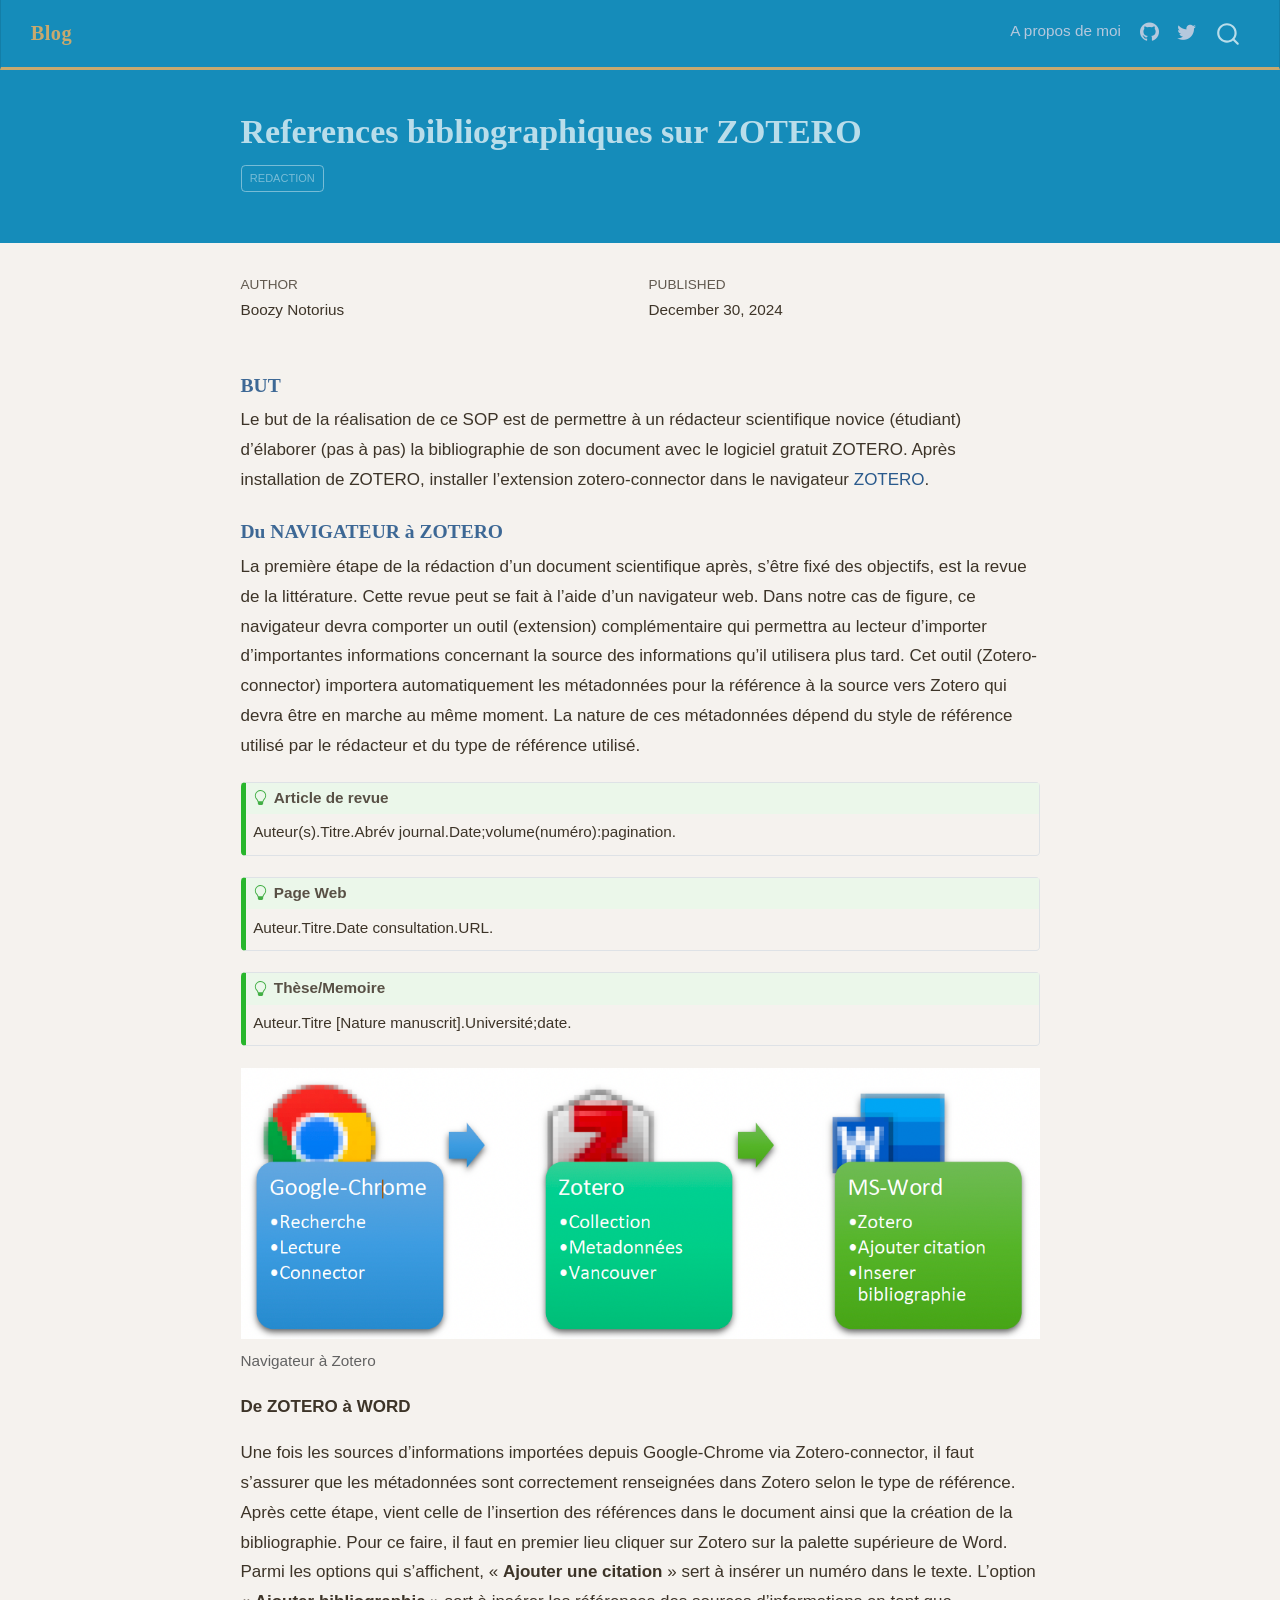
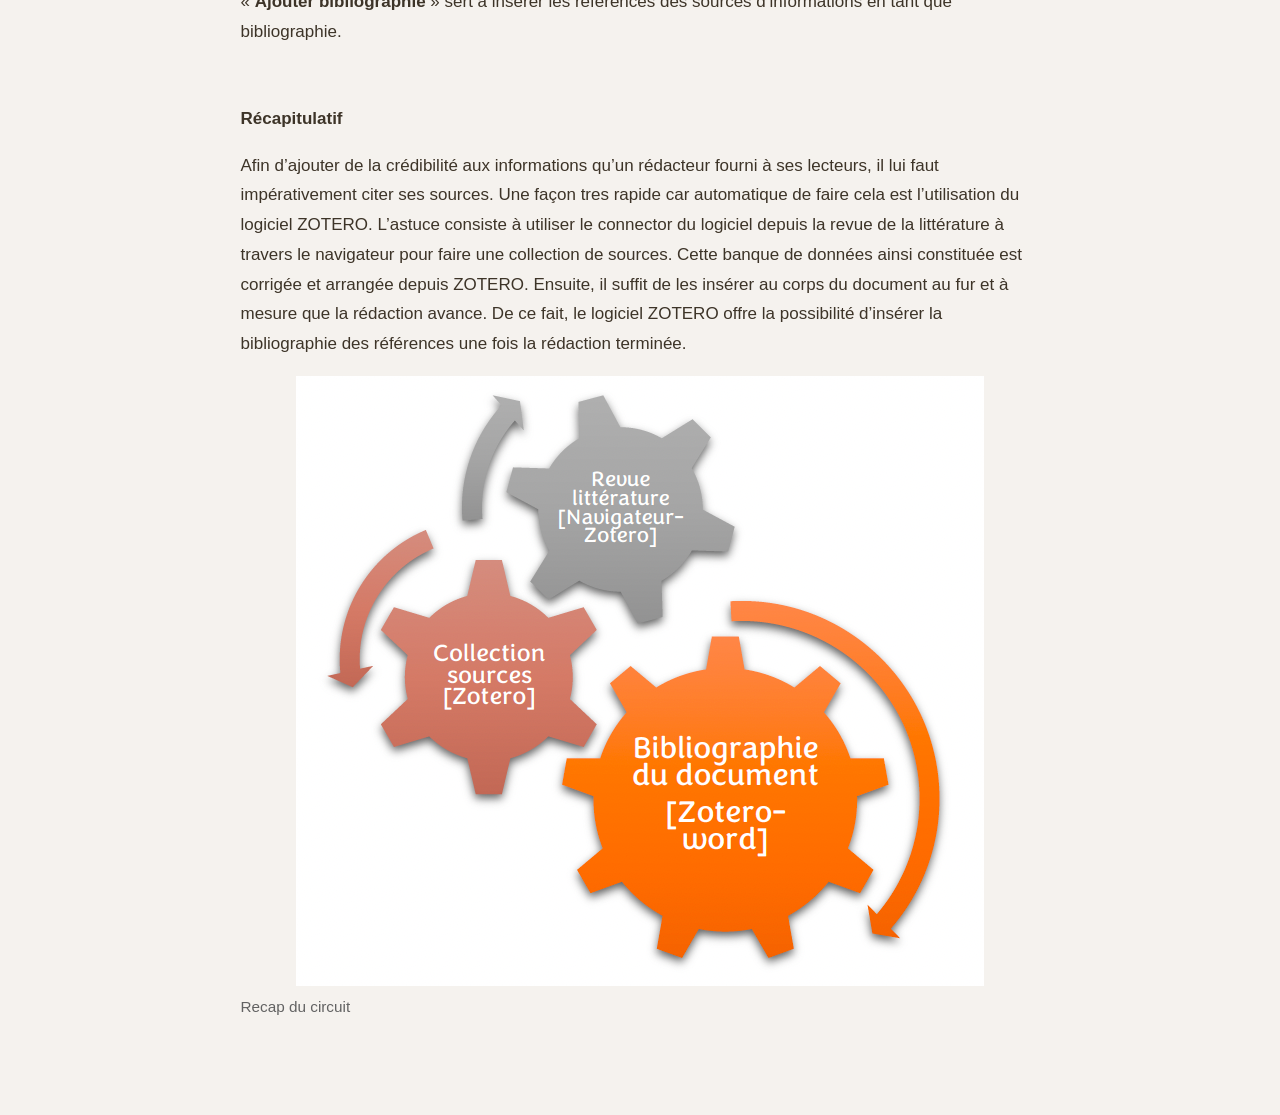
<file: docs/posts/Zotero/index.html>
<!DOCTYPE html>
<html xmlns="http://www.w3.org/1999/xhtml" lang="en" xml:lang="en"><head>

<meta charset="utf-8">
<meta name="generator" content="quarto-1.6.32">

<meta name="viewport" content="width=device-width, initial-scale=1.0, user-scalable=yes">

<meta name="author" content="Boozy Notorius">
<meta name="dcterms.date" content="2024-12-30">

<title>References bibliographiques sur ZOTERO – Blog</title>
<style>
code{white-space: pre-wrap;}
span.smallcaps{font-variant: small-caps;}
div.columns{display: flex; gap: min(4vw, 1.5em);}
div.column{flex: auto; overflow-x: auto;}
div.hanging-indent{margin-left: 1.5em; text-indent: -1.5em;}
ul.task-list{list-style: none;}
ul.task-list li input[type="checkbox"] {
  width: 0.8em;
  margin: 0 0.8em 0.2em -1em; /* quarto-specific, see https://github.com/quarto-dev/quarto-cli/issues/4556 */ 
  vertical-align: middle;
}
</style>


<script src="../../site_libs/quarto-nav/quarto-nav.js"></script>
<script src="../../site_libs/quarto-nav/headroom.min.js"></script>
<script src="../../site_libs/clipboard/clipboard.min.js"></script>
<script src="../../site_libs/quarto-search/autocomplete.umd.js"></script>
<script src="../../site_libs/quarto-search/fuse.min.js"></script>
<script src="../../site_libs/quarto-search/quarto-search.js"></script>
<meta name="quarto:offset" content="../../">
<script src="../../site_libs/quarto-html/quarto.js"></script>
<script src="../../site_libs/quarto-html/popper.min.js"></script>
<script src="../../site_libs/quarto-html/tippy.umd.min.js"></script>
<script src="../../site_libs/quarto-html/anchor.min.js"></script>
<link href="../../site_libs/quarto-html/tippy.css" rel="stylesheet">
<link href="../../site_libs/quarto-html/quarto-syntax-highlighting-2486e1f0a3ee9ee1fc393803a1361cdb.css" rel="stylesheet" id="quarto-text-highlighting-styles">
<script src="../../site_libs/bootstrap/bootstrap.min.js"></script>
<link href="../../site_libs/bootstrap/bootstrap-icons.css" rel="stylesheet">
<link href="../../site_libs/bootstrap/bootstrap-ed27da4cc5166ecd7aed0178833e54f4.min.css" rel="stylesheet" append-hash="true" id="quarto-bootstrap" data-mode="light">
<script id="quarto-search-options" type="application/json">{
  "location": "navbar",
  "copy-button": false,
  "collapse-after": 3,
  "panel-placement": "end",
  "type": "overlay",
  "limit": 50,
  "keyboard-shortcut": [
    "f",
    "/",
    "s"
  ],
  "show-item-context": false,
  "language": {
    "search-no-results-text": "No results",
    "search-matching-documents-text": "matching documents",
    "search-copy-link-title": "Copy link to search",
    "search-hide-matches-text": "Hide additional matches",
    "search-more-match-text": "more match in this document",
    "search-more-matches-text": "more matches in this document",
    "search-clear-button-title": "Clear",
    "search-text-placeholder": "",
    "search-detached-cancel-button-title": "Cancel",
    "search-submit-button-title": "Submit",
    "search-label": "Search"
  }
}</script>


<link rel="stylesheet" href="../../styles.css">
</head>

<body class="nav-fixed fullcontent">

<div id="quarto-search-results"></div>
  <header id="quarto-header" class="headroom fixed-top quarto-banner">
    <nav class="navbar navbar-expand-lg " data-bs-theme="dark">
      <div class="navbar-container container-fluid">
      <div class="navbar-brand-container mx-auto">
    <a class="navbar-brand" href="../../index.html">
    <span class="navbar-title">Blog</span>
    </a>
  </div>
            <div id="quarto-search" class="" title="Search"></div>
          <button class="navbar-toggler" type="button" data-bs-toggle="collapse" data-bs-target="#navbarCollapse" aria-controls="navbarCollapse" role="menu" aria-expanded="false" aria-label="Toggle navigation" onclick="if (window.quartoToggleHeadroom) { window.quartoToggleHeadroom(); }">
  <span class="navbar-toggler-icon"></span>
</button>
          <div class="collapse navbar-collapse" id="navbarCollapse">
            <ul class="navbar-nav navbar-nav-scroll ms-auto">
  <li class="nav-item">
    <a class="nav-link" href="../../about.html"> 
<span class="menu-text">A propos de moi</span></a>
  </li>  
  <li class="nav-item compact">
    <a class="nav-link" href="https://github.com/"> <i class="bi bi-github" role="img">
</i> 
<span class="menu-text"></span></a>
  </li>  
  <li class="nav-item compact">
    <a class="nav-link" href="https://twitter.com"> <i class="bi bi-twitter" role="img">
</i> 
<span class="menu-text"></span></a>
  </li>  
</ul>
          </div> <!-- /navcollapse -->
            <div class="quarto-navbar-tools">
</div>
      </div> <!-- /container-fluid -->
    </nav>
</header>
<!-- content -->
<header id="title-block-header" class="quarto-title-block default page-columns page-full">
  <div class="quarto-title-banner page-columns page-full">
    <div class="quarto-title column-body">
      <h1 class="title">References bibliographiques sur ZOTERO</h1>
                                <div class="quarto-categories">
                <div class="quarto-category">Redaction</div>
              </div>
                  </div>
  </div>
    
  
  <div class="quarto-title-meta">

      <div>
      <div class="quarto-title-meta-heading">Author</div>
      <div class="quarto-title-meta-contents">
               <p>Boozy Notorius </p>
            </div>
    </div>
      
      <div>
      <div class="quarto-title-meta-heading">Published</div>
      <div class="quarto-title-meta-contents">
        <p class="date">December 30, 2024</p>
      </div>
    </div>
    
      
    </div>
    
  
  </header><div id="quarto-content" class="quarto-container page-columns page-rows-contents page-layout-article page-navbar">
<!-- sidebar -->
<!-- margin-sidebar -->
    
<!-- main -->
<main class="content quarto-banner-title-block" id="quarto-document-content">





<section id="but" class="level3">
<h3 class="anchored" data-anchor-id="but"><strong>BUT</strong></h3>
<p>Le but de la réalisation de ce SOP est de permettre à un rédacteur scientifique novice (étudiant) d’élaborer (pas à pas) la bibliographie de son document avec le logiciel gratuit ZOTERO. Après installation de ZOTERO, installer l’extension zotero-connector dans le navigateur <a href="https://www.zotero.org/download" title="telecharger">ZOTERO</a>.</p>
</section>
<section id="du-navigateur-à-zotero" class="level3">
<h3 class="anchored" data-anchor-id="du-navigateur-à-zotero"><strong>Du NAVIGATEUR à ZOTERO</strong></h3>
<p>La première étape de la rédaction d’un document scientifique après, s’être fixé des objectifs, est la revue de la littérature. Cette revue peut se fait à l’aide d’un navigateur web. Dans notre cas de figure, ce navigateur devra comporter un outil (extension) complémentaire qui permettra au lecteur d’importer d’importantes informations concernant la source des informations qu’il utilisera plus tard. Cet outil (Zotero-connector) importera automatiquement les métadonnées pour la référence à la source vers Zotero qui devra être en marche au même moment. La nature de ces métadonnées dépend du style de référence utilisé par le rédacteur et du type de référence utilisé.</p>
<div class="callout callout-style-default callout-tip callout-titled">
<div class="callout-header d-flex align-content-center">
<div class="callout-icon-container">
<i class="callout-icon"></i>
</div>
<div class="callout-title-container flex-fill">
Article de revue
</div>
</div>
<div class="callout-body-container callout-body">
<p>Auteur(s).Titre.Abrév journal.Date;volume(numéro):pagination.</p>
</div>
</div>
<div class="callout callout-style-default callout-tip callout-titled">
<div class="callout-header d-flex align-content-center">
<div class="callout-icon-container">
<i class="callout-icon"></i>
</div>
<div class="callout-title-container flex-fill">
Page Web
</div>
</div>
<div class="callout-body-container callout-body">
<p>Auteur.Titre.Date consultation.URL.</p>
</div>
</div>
<div class="callout callout-style-default callout-tip callout-titled">
<div class="callout-header d-flex align-content-center">
<div class="callout-icon-container">
<i class="callout-icon"></i>
</div>
<div class="callout-title-container flex-fill">
Thèse/Memoire
</div>
</div>
<div class="callout-body-container callout-body">
<p>Auteur.Titre [Nature manuscrit].Université;date.</p>
</div>
</div>
<div class="quarto-figure quarto-figure-center">
<figure class="figure">
<p><img src="suite.png" class="img-fluid figure-img"></p>
<figcaption>Navigateur à Zotero</figcaption>
</figure>
</div>
<p><strong>De ZOTERO à WORD</strong></p>
<p>Une fois les sources d’informations importées depuis Google-Chrome via Zotero-connector, il faut s’assurer que les métadonnées sont correctement renseignées dans Zotero selon le type de référence. Après cette étape, vient celle de l’insertion des références dans le document ainsi que la création de la bibliographie. Pour ce faire, il faut en premier lieu cliquer sur Zotero sur la palette supérieure de Word. Parmi les options qui s’affichent, « <strong>Ajouter une citation</strong> » sert à insérer un numéro dans le texte. L’option « <strong>Ajouter bibliographie</strong> » sert à insérer les références des sources d’informations en tant que bibliographie.&nbsp;</p>
</section>
<section id="section" class="level3">
<h3 class="anchored" data-anchor-id="section"></h3>
<p><strong>Récapitulatif</strong></p>
<p>Afin d’ajouter de la crédibilité aux informations qu’un rédacteur fourni à ses lecteurs, il lui faut impérativement citer ses sources. Une façon tres rapide car automatique de faire cela est l’utilisation du logiciel ZOTERO. L’astuce consiste à utiliser le connector du logiciel depuis la revue de la littérature à travers le navigateur pour faire une collection de sources. Cette banque de données ainsi constituée est corrigée et arrangée depuis ZOTERO. Ensuite, il suffit de les insérer au corps du document au fur et à mesure que la rédaction avance. De ce fait, le logiciel ZOTERO offre la possibilité d’insérer la bibliographie des références une fois la rédaction terminée.</p>
<div class="quarto-figure quarto-figure-center">
<figure class="figure">
<p><img src="circuit.png" class="img-fluid figure-img"></p>
<figcaption>Recap du circuit</figcaption>
</figure>
</div>


</section>

</main> <!-- /main -->
<script id="quarto-html-after-body" type="application/javascript">
window.document.addEventListener("DOMContentLoaded", function (event) {
  const toggleBodyColorMode = (bsSheetEl) => {
    const mode = bsSheetEl.getAttribute("data-mode");
    const bodyEl = window.document.querySelector("body");
    if (mode === "dark") {
      bodyEl.classList.add("quarto-dark");
      bodyEl.classList.remove("quarto-light");
    } else {
      bodyEl.classList.add("quarto-light");
      bodyEl.classList.remove("quarto-dark");
    }
  }
  const toggleBodyColorPrimary = () => {
    const bsSheetEl = window.document.querySelector("link#quarto-bootstrap");
    if (bsSheetEl) {
      toggleBodyColorMode(bsSheetEl);
    }
  }
  toggleBodyColorPrimary();  
  const icon = "";
  const anchorJS = new window.AnchorJS();
  anchorJS.options = {
    placement: 'right',
    icon: icon
  };
  anchorJS.add('.anchored');
  const isCodeAnnotation = (el) => {
    for (const clz of el.classList) {
      if (clz.startsWith('code-annotation-')) {                     
        return true;
      }
    }
    return false;
  }
  const onCopySuccess = function(e) {
    // button target
    const button = e.trigger;
    // don't keep focus
    button.blur();
    // flash "checked"
    button.classList.add('code-copy-button-checked');
    var currentTitle = button.getAttribute("title");
    button.setAttribute("title", "Copied!");
    let tooltip;
    if (window.bootstrap) {
      button.setAttribute("data-bs-toggle", "tooltip");
      button.setAttribute("data-bs-placement", "left");
      button.setAttribute("data-bs-title", "Copied!");
      tooltip = new bootstrap.Tooltip(button, 
        { trigger: "manual", 
          customClass: "code-copy-button-tooltip",
          offset: [0, -8]});
      tooltip.show();    
    }
    setTimeout(function() {
      if (tooltip) {
        tooltip.hide();
        button.removeAttribute("data-bs-title");
        button.removeAttribute("data-bs-toggle");
        button.removeAttribute("data-bs-placement");
      }
      button.setAttribute("title", currentTitle);
      button.classList.remove('code-copy-button-checked');
    }, 1000);
    // clear code selection
    e.clearSelection();
  }
  const getTextToCopy = function(trigger) {
      const codeEl = trigger.previousElementSibling.cloneNode(true);
      for (const childEl of codeEl.children) {
        if (isCodeAnnotation(childEl)) {
          childEl.remove();
        }
      }
      return codeEl.innerText;
  }
  const clipboard = new window.ClipboardJS('.code-copy-button:not([data-in-quarto-modal])', {
    text: getTextToCopy
  });
  clipboard.on('success', onCopySuccess);
  if (window.document.getElementById('quarto-embedded-source-code-modal')) {
    // For code content inside modals, clipBoardJS needs to be initialized with a container option
    // TODO: Check when it could be a function (https://github.com/zenorocha/clipboard.js/issues/860)
    const clipboardModal = new window.ClipboardJS('.code-copy-button[data-in-quarto-modal]', {
      text: getTextToCopy,
      container: window.document.getElementById('quarto-embedded-source-code-modal')
    });
    clipboardModal.on('success', onCopySuccess);
  }
    var localhostRegex = new RegExp(/^(?:http|https):\/\/localhost\:?[0-9]*\//);
    var mailtoRegex = new RegExp(/^mailto:/);
      var filterRegex = new RegExp('/' + window.location.host + '/');
    var isInternal = (href) => {
        return filterRegex.test(href) || localhostRegex.test(href) || mailtoRegex.test(href);
    }
    // Inspect non-navigation links and adorn them if external
 	var links = window.document.querySelectorAll('a[href]:not(.nav-link):not(.navbar-brand):not(.toc-action):not(.sidebar-link):not(.sidebar-item-toggle):not(.pagination-link):not(.no-external):not([aria-hidden]):not(.dropdown-item):not(.quarto-navigation-tool):not(.about-link)');
    for (var i=0; i<links.length; i++) {
      const link = links[i];
      if (!isInternal(link.href)) {
        // undo the damage that might have been done by quarto-nav.js in the case of
        // links that we want to consider external
        if (link.dataset.originalHref !== undefined) {
          link.href = link.dataset.originalHref;
        }
      }
    }
  function tippyHover(el, contentFn, onTriggerFn, onUntriggerFn) {
    const config = {
      allowHTML: true,
      maxWidth: 500,
      delay: 100,
      arrow: false,
      appendTo: function(el) {
          return el.parentElement;
      },
      interactive: true,
      interactiveBorder: 10,
      theme: 'quarto',
      placement: 'bottom-start',
    };
    if (contentFn) {
      config.content = contentFn;
    }
    if (onTriggerFn) {
      config.onTrigger = onTriggerFn;
    }
    if (onUntriggerFn) {
      config.onUntrigger = onUntriggerFn;
    }
    window.tippy(el, config); 
  }
  const noterefs = window.document.querySelectorAll('a[role="doc-noteref"]');
  for (var i=0; i<noterefs.length; i++) {
    const ref = noterefs[i];
    tippyHover(ref, function() {
      // use id or data attribute instead here
      let href = ref.getAttribute('data-footnote-href') || ref.getAttribute('href');
      try { href = new URL(href).hash; } catch {}
      const id = href.replace(/^#\/?/, "");
      const note = window.document.getElementById(id);
      if (note) {
        return note.innerHTML;
      } else {
        return "";
      }
    });
  }
  const xrefs = window.document.querySelectorAll('a.quarto-xref');
  const processXRef = (id, note) => {
    // Strip column container classes
    const stripColumnClz = (el) => {
      el.classList.remove("page-full", "page-columns");
      if (el.children) {
        for (const child of el.children) {
          stripColumnClz(child);
        }
      }
    }
    stripColumnClz(note)
    if (id === null || id.startsWith('sec-')) {
      // Special case sections, only their first couple elements
      const container = document.createElement("div");
      if (note.children && note.children.length > 2) {
        container.appendChild(note.children[0].cloneNode(true));
        for (let i = 1; i < note.children.length; i++) {
          const child = note.children[i];
          if (child.tagName === "P" && child.innerText === "") {
            continue;
          } else {
            container.appendChild(child.cloneNode(true));
            break;
          }
        }
        if (window.Quarto?.typesetMath) {
          window.Quarto.typesetMath(container);
        }
        return container.innerHTML
      } else {
        if (window.Quarto?.typesetMath) {
          window.Quarto.typesetMath(note);
        }
        return note.innerHTML;
      }
    } else {
      // Remove any anchor links if they are present
      const anchorLink = note.querySelector('a.anchorjs-link');
      if (anchorLink) {
        anchorLink.remove();
      }
      if (window.Quarto?.typesetMath) {
        window.Quarto.typesetMath(note);
      }
      // TODO in 1.5, we should make sure this works without a callout special case
      if (note.classList.contains("callout")) {
        return note.outerHTML;
      } else {
        return note.innerHTML;
      }
    }
  }
  for (var i=0; i<xrefs.length; i++) {
    const xref = xrefs[i];
    tippyHover(xref, undefined, function(instance) {
      instance.disable();
      let url = xref.getAttribute('href');
      let hash = undefined; 
      if (url.startsWith('#')) {
        hash = url;
      } else {
        try { hash = new URL(url).hash; } catch {}
      }
      if (hash) {
        const id = hash.replace(/^#\/?/, "");
        const note = window.document.getElementById(id);
        if (note !== null) {
          try {
            const html = processXRef(id, note.cloneNode(true));
            instance.setContent(html);
          } finally {
            instance.enable();
            instance.show();
          }
        } else {
          // See if we can fetch this
          fetch(url.split('#')[0])
          .then(res => res.text())
          .then(html => {
            const parser = new DOMParser();
            const htmlDoc = parser.parseFromString(html, "text/html");
            const note = htmlDoc.getElementById(id);
            if (note !== null) {
              const html = processXRef(id, note);
              instance.setContent(html);
            } 
          }).finally(() => {
            instance.enable();
            instance.show();
          });
        }
      } else {
        // See if we can fetch a full url (with no hash to target)
        // This is a special case and we should probably do some content thinning / targeting
        fetch(url)
        .then(res => res.text())
        .then(html => {
          const parser = new DOMParser();
          const htmlDoc = parser.parseFromString(html, "text/html");
          const note = htmlDoc.querySelector('main.content');
          if (note !== null) {
            // This should only happen for chapter cross references
            // (since there is no id in the URL)
            // remove the first header
            if (note.children.length > 0 && note.children[0].tagName === "HEADER") {
              note.children[0].remove();
            }
            const html = processXRef(null, note);
            instance.setContent(html);
          } 
        }).finally(() => {
          instance.enable();
          instance.show();
        });
      }
    }, function(instance) {
    });
  }
      let selectedAnnoteEl;
      const selectorForAnnotation = ( cell, annotation) => {
        let cellAttr = 'data-code-cell="' + cell + '"';
        let lineAttr = 'data-code-annotation="' +  annotation + '"';
        const selector = 'span[' + cellAttr + '][' + lineAttr + ']';
        return selector;
      }
      const selectCodeLines = (annoteEl) => {
        const doc = window.document;
        const targetCell = annoteEl.getAttribute("data-target-cell");
        const targetAnnotation = annoteEl.getAttribute("data-target-annotation");
        const annoteSpan = window.document.querySelector(selectorForAnnotation(targetCell, targetAnnotation));
        const lines = annoteSpan.getAttribute("data-code-lines").split(",");
        const lineIds = lines.map((line) => {
          return targetCell + "-" + line;
        })
        let top = null;
        let height = null;
        let parent = null;
        if (lineIds.length > 0) {
            //compute the position of the single el (top and bottom and make a div)
            const el = window.document.getElementById(lineIds[0]);
            top = el.offsetTop;
            height = el.offsetHeight;
            parent = el.parentElement.parentElement;
          if (lineIds.length > 1) {
            const lastEl = window.document.getElementById(lineIds[lineIds.length - 1]);
            const bottom = lastEl.offsetTop + lastEl.offsetHeight;
            height = bottom - top;
          }
          if (top !== null && height !== null && parent !== null) {
            // cook up a div (if necessary) and position it 
            let div = window.document.getElementById("code-annotation-line-highlight");
            if (div === null) {
              div = window.document.createElement("div");
              div.setAttribute("id", "code-annotation-line-highlight");
              div.style.position = 'absolute';
              parent.appendChild(div);
            }
            div.style.top = top - 2 + "px";
            div.style.height = height + 4 + "px";
            div.style.left = 0;
            let gutterDiv = window.document.getElementById("code-annotation-line-highlight-gutter");
            if (gutterDiv === null) {
              gutterDiv = window.document.createElement("div");
              gutterDiv.setAttribute("id", "code-annotation-line-highlight-gutter");
              gutterDiv.style.position = 'absolute';
              const codeCell = window.document.getElementById(targetCell);
              const gutter = codeCell.querySelector('.code-annotation-gutter');
              gutter.appendChild(gutterDiv);
            }
            gutterDiv.style.top = top - 2 + "px";
            gutterDiv.style.height = height + 4 + "px";
          }
          selectedAnnoteEl = annoteEl;
        }
      };
      const unselectCodeLines = () => {
        const elementsIds = ["code-annotation-line-highlight", "code-annotation-line-highlight-gutter"];
        elementsIds.forEach((elId) => {
          const div = window.document.getElementById(elId);
          if (div) {
            div.remove();
          }
        });
        selectedAnnoteEl = undefined;
      };
        // Handle positioning of the toggle
    window.addEventListener(
      "resize",
      throttle(() => {
        elRect = undefined;
        if (selectedAnnoteEl) {
          selectCodeLines(selectedAnnoteEl);
        }
      }, 10)
    );
    function throttle(fn, ms) {
    let throttle = false;
    let timer;
      return (...args) => {
        if(!throttle) { // first call gets through
            fn.apply(this, args);
            throttle = true;
        } else { // all the others get throttled
            if(timer) clearTimeout(timer); // cancel #2
            timer = setTimeout(() => {
              fn.apply(this, args);
              timer = throttle = false;
            }, ms);
        }
      };
    }
      // Attach click handler to the DT
      const annoteDls = window.document.querySelectorAll('dt[data-target-cell]');
      for (const annoteDlNode of annoteDls) {
        annoteDlNode.addEventListener('click', (event) => {
          const clickedEl = event.target;
          if (clickedEl !== selectedAnnoteEl) {
            unselectCodeLines();
            const activeEl = window.document.querySelector('dt[data-target-cell].code-annotation-active');
            if (activeEl) {
              activeEl.classList.remove('code-annotation-active');
            }
            selectCodeLines(clickedEl);
            clickedEl.classList.add('code-annotation-active');
          } else {
            // Unselect the line
            unselectCodeLines();
            clickedEl.classList.remove('code-annotation-active');
          }
        });
      }
  const findCites = (el) => {
    const parentEl = el.parentElement;
    if (parentEl) {
      const cites = parentEl.dataset.cites;
      if (cites) {
        return {
          el,
          cites: cites.split(' ')
        };
      } else {
        return findCites(el.parentElement)
      }
    } else {
      return undefined;
    }
  };
  var bibliorefs = window.document.querySelectorAll('a[role="doc-biblioref"]');
  for (var i=0; i<bibliorefs.length; i++) {
    const ref = bibliorefs[i];
    const citeInfo = findCites(ref);
    if (citeInfo) {
      tippyHover(citeInfo.el, function() {
        var popup = window.document.createElement('div');
        citeInfo.cites.forEach(function(cite) {
          var citeDiv = window.document.createElement('div');
          citeDiv.classList.add('hanging-indent');
          citeDiv.classList.add('csl-entry');
          var biblioDiv = window.document.getElementById('ref-' + cite);
          if (biblioDiv) {
            citeDiv.innerHTML = biblioDiv.innerHTML;
          }
          popup.appendChild(citeDiv);
        });
        return popup.innerHTML;
      });
    }
  }
});
</script>
</div> <!-- /content -->




</body></html>
</file>
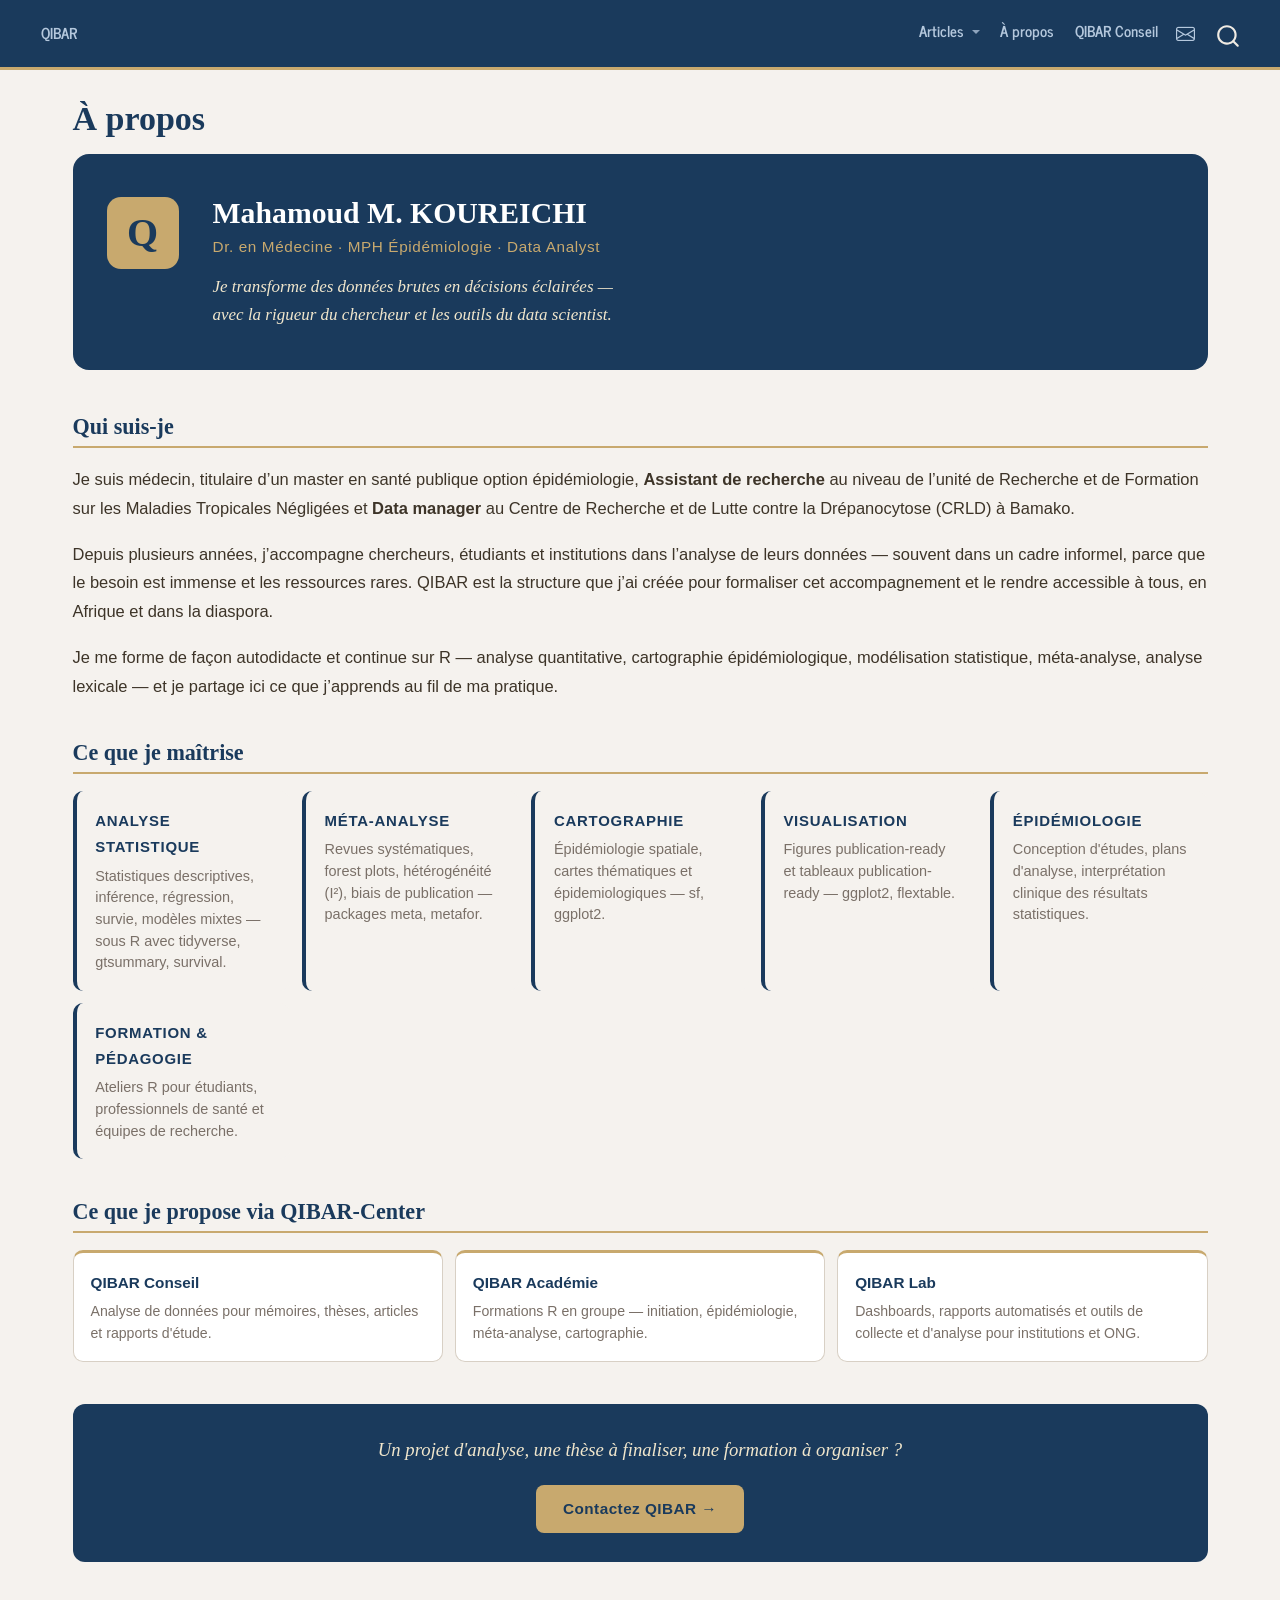
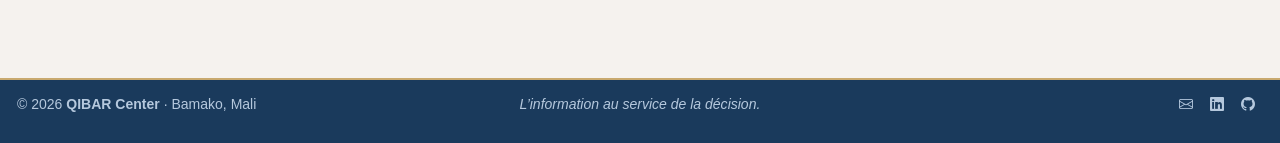
<file: docs/about.html>
<!DOCTYPE html>
<html xmlns="http://www.w3.org/1999/xhtml" lang="en" xml:lang="en"><head>

<meta charset="utf-8">
<meta name="generator" content="quarto-1.6.32">

<meta name="viewport" content="width=device-width, initial-scale=1.0, user-scalable=yes">


<title>À propos – QIBAR · Data &amp; Recherche</title>
<style>
code{white-space: pre-wrap;}
span.smallcaps{font-variant: small-caps;}
div.columns{display: flex; gap: min(4vw, 1.5em);}
div.column{flex: auto; overflow-x: auto;}
div.hanging-indent{margin-left: 1.5em; text-indent: -1.5em;}
ul.task-list{list-style: none;}
ul.task-list li input[type="checkbox"] {
  width: 0.8em;
  margin: 0 0.8em 0.2em -1em; /* quarto-specific, see https://github.com/quarto-dev/quarto-cli/issues/4556 */ 
  vertical-align: middle;
}
</style>


<script src="site_libs/quarto-nav/quarto-nav.js"></script>
<script src="site_libs/clipboard/clipboard.min.js"></script>
<script src="site_libs/quarto-search/autocomplete.umd.js"></script>
<script src="site_libs/quarto-search/fuse.min.js"></script>
<script src="site_libs/quarto-search/quarto-search.js"></script>
<meta name="quarto:offset" content="./">
<script src="site_libs/quarto-html/quarto.js"></script>
<script src="site_libs/quarto-html/popper.min.js"></script>
<script src="site_libs/quarto-html/tippy.umd.min.js"></script>
<script src="site_libs/quarto-html/anchor.min.js"></script>
<link href="site_libs/quarto-html/tippy.css" rel="stylesheet">
<link href="site_libs/quarto-html/quarto-syntax-highlighting-fc6d358c97f25a8ea829b86655043430.css" rel="stylesheet" id="quarto-text-highlighting-styles">
<script src="site_libs/bootstrap/bootstrap.min.js"></script>
<link href="site_libs/bootstrap/bootstrap-icons.css" rel="stylesheet">
<link href="site_libs/bootstrap/bootstrap-5cda604207b2522b33111d29a4a27806.min.css" rel="stylesheet" append-hash="true" id="quarto-bootstrap" data-mode="light">
<script id="quarto-search-options" type="application/json">{
  "location": "navbar",
  "copy-button": false,
  "collapse-after": 3,
  "panel-placement": "end",
  "type": "overlay",
  "limit": 50,
  "keyboard-shortcut": [
    "f",
    "/",
    "s"
  ],
  "show-item-context": false,
  "language": {
    "search-no-results-text": "No results",
    "search-matching-documents-text": "matching documents",
    "search-copy-link-title": "Copy link to search",
    "search-hide-matches-text": "Hide additional matches",
    "search-more-match-text": "more match in this document",
    "search-more-matches-text": "more matches in this document",
    "search-clear-button-title": "Clear",
    "search-text-placeholder": "",
    "search-detached-cancel-button-title": "Cancel",
    "search-submit-button-title": "Submit",
    "search-label": "Search"
  }
}</script>
<style>html{ scroll-behavior: smooth; }</style>


<link rel="stylesheet" href="styles.css">
<meta property="og:title" content="QIBAR · Data &amp; Recherche">
<meta property="og:description" content="Analyse de données, épidémiologie et mindset du chercheur">
<meta property="og:image" content="images/qibar_partage.png">
<meta property="og:site_name" content="QIBAR · Data &amp; Recherche">
<meta name="twitter:title" content="À propos – QIBAR · Data &amp; Recherche">
<meta name="twitter:description" content="Analyse de données, épidémiologie et mindset du chercheur — par QIBAR Center">
<meta name="twitter:creator" content="@mahamoudkourei1">
<meta name="twitter:card" content="summary_large_image">
</head>

<body class="nav-fixed">

<div id="quarto-search-results"></div>
  <header id="quarto-header" class="headroom fixed-top">
    <nav class="navbar navbar-expand-lg " data-bs-theme="dark">
      <div class="navbar-container container-fluid">
            <div id="quarto-search" class="" title="Search"></div>
          <button class="navbar-toggler" type="button" data-bs-toggle="collapse" data-bs-target="#navbarCollapse" aria-controls="navbarCollapse" role="menu" aria-expanded="false" aria-label="Toggle navigation" onclick="if (window.quartoToggleHeadroom) { window.quartoToggleHeadroom(); }">
  <span class="navbar-toggler-icon"></span>
</button>
          <div class="collapse navbar-collapse" id="navbarCollapse">
            <ul class="navbar-nav navbar-nav-scroll me-auto">
  <li class="nav-item">
    <a class="nav-link" href="./index.html"> 
<span class="menu-text"><strong>Q</strong>IBAR</span></a>
  </li>  
</ul>
            <ul class="navbar-nav navbar-nav-scroll ms-auto">
  <li class="nav-item dropdown ">
    <a class="nav-link dropdown-toggle" href="#" id="nav-menu-articles" role="link" data-bs-toggle="dropdown" aria-expanded="false">
 <span class="menu-text">Articles</span>
    </a>
    <ul class="dropdown-menu dropdown-menu-end" aria-labelledby="nav-menu-articles">    
        <li>
    <a class="dropdown-item" href="./index.html#analyse">
 <span class="dropdown-text">📊 Analyse &amp; R</span></a>
  </li>  
        <li>
    <a class="dropdown-item" href="./index.html#carto">
 <span class="dropdown-text">🗺️ Cartographie</span></a>
  </li>  
        <li>
    <a class="dropdown-item" href="./index.html#meta">
 <span class="dropdown-text">🔬 Méta-analyse</span></a>
  </li>  
        <li>
    <a class="dropdown-item" href="./index.html#mindset">
 <span class="dropdown-text">🧠 Mindset &amp; Soft Skills</span></a>
  </li>  
        <li>
    <a class="dropdown-item" href="./index.html#epi">
 <span class="dropdown-text">🧬 Épidémiologie</span></a>
  </li>  
        <li>
    <a class="dropdown-item" href="./index.html#neuro">
 <span class="dropdown-text">⚡ Neurosciences</span></a>
  </li>  
    </ul>
  </li>
  <li class="nav-item">
    <a class="nav-link active" href="./about.html" aria-current="page"> 
<span class="menu-text">À propos</span></a>
  </li>  
  <li class="nav-item">
    <a class="nav-link" href="mailto:mahamoud.koureichi@gmail.com"> 
<span class="menu-text">QIBAR Conseil</span></a>
  </li>  
  <li class="nav-item compact">
    <a class="nav-link" href="mailto:mahamoud.koureichi@gmail.com"> <i class="bi bi-envelope" role="img" aria-label="Email">
</i> 
<span class="menu-text"></span></a>
  </li>  
</ul>
          </div> <!-- /navcollapse -->
            <div class="quarto-navbar-tools">
</div>
      </div> <!-- /container-fluid -->
    </nav>
</header>
<!-- content -->
<div id="quarto-content" class="quarto-container page-columns page-rows-contents page-layout-full page-navbar">
<!-- sidebar -->
<!-- margin-sidebar -->
    
<!-- main -->
<main class="content column-page" id="quarto-document-content">

<header id="title-block-header" class="quarto-title-block default">
<div class="quarto-title">
<h1 class="title">À propos</h1>
</div>



<div class="quarto-title-meta column-page">

    
  
    
  </div>
  


</header>


<style>
/* ── QIBAR About page — charte bleu nuit + or saharien ─────────────────── */
.about-hero {
  background: #1A3A5C;
  border-radius: 16px;
  padding: 2.5rem 2rem;
  margin-bottom: 2.5rem;
  display: flex;
  align-items: flex-start;
  gap: 2rem;
  flex-wrap: wrap;
}
.about-monogram {
  width: 72px;
  height: 72px;
  border-radius: 14px;
  background: #C8A96E;
  display: flex;
  align-items: center;
  justify-content: center;
  font-family: Georgia, serif;
  font-size: 40px;
  font-weight: 700;
  color: #1A3A5C;
  flex-shrink: 0;
}
.about-hero-text h1 {
  font-family: Georgia, serif;
  font-size: 1.75rem;
  font-weight: 700;
  color: #ffffff;
  margin: 0 0 0.25rem;
  border: none;
  padding: 0;
}
.about-hero-text .credentials {
  font-size: 0.9rem;
  color: #C8A96E;
  font-weight: 500;
  letter-spacing: 0.04em;
  margin: 0 0 0.75rem;
}
.about-hero-text .tagline {
  font-family: Georgia, serif;
  font-size: 1rem;
  font-style: italic;
  color: #F0E6CC;
  margin: 0;
  line-height: 1.6;
}
.about-section {
  margin-bottom: 2.25rem;
}
.about-section h2 {
  font-family: Georgia, serif;
  font-size: 1.3rem;
  color: #1A3A5C;
  border-bottom: 2px solid #C8A96E;
  padding-bottom: 0.4rem;
  margin-bottom: 1rem;
}
.about-section p {
  font-size: 0.97rem;
  line-height: 1.75;
  color: #3D3428;
}
.skills-grid {
  display: grid;
  grid-template-columns: repeat(auto-fit, minmax(200px, 1fr));
  gap: 12px;
  margin-top: 1rem;
}
.skill-card {
  background: #F5F2EE;
  border-radius: 10px;
  padding: 1rem 1.1rem;
  border-left: 4px solid #1A3A5C;
}
.skill-card .skill-title {
  font-size: 0.88rem;
  font-weight: 600;
  color: #1A3A5C;
  margin: 0 0 0.3rem;
  text-transform: uppercase;
  letter-spacing: 0.05em;
}
.skill-card .skill-body {
  font-size: 0.85rem;
  color: #7A7068;
  margin: 0;
  line-height: 1.5;
}
.services-grid {
  display: grid;
  grid-template-columns: repeat(auto-fit, minmax(180px, 1fr));
  gap: 12px;
  margin-top: 1rem;
}
.service-card {
  background: #ffffff;
  border: 0.5px solid #D8D0C5;
  border-top: 3px solid #C8A96E;
  border-radius: 10px;
  padding: 1rem;
}
.service-card .service-name {
  font-size: 0.9rem;
  font-weight: 600;
  color: #1A3A5C;
  margin: 0 0 0.3rem;
}
.service-card .service-desc {
  font-size: 0.83rem;
  color: #7A7068;
  margin: 0;
  line-height: 1.5;
}
.cta-box {
  background: #1A3A5C;
  border-radius: 12px;
  padding: 1.75rem 2rem;
  text-align: center;
  margin-top: 2.5rem;
}
.cta-box p {
  color: #F0E6CC;
  font-family: Georgia, serif;
  font-size: 1.1rem;
  font-style: italic;
  margin: 0 0 1.1rem;
}
.cta-box a {
  display: inline-block;
  background: #C8A96E;
  color: #1A3A5C;
  font-weight: 600;
  font-size: 0.9rem;
  padding: 0.6rem 1.6rem;
  border-radius: 8px;
  text-decoration: none;
  letter-spacing: 0.03em;
  transition: opacity .2s;
}
.cta-box a:hover { opacity: 0.85; }
</style>

<!-- ── Hero ──────────────────────────────────────────────────────────────── -->
<div class="about-hero">
  <div class="about-monogram">Q</div>
  <div class="about-hero-text">
    <h1>Mahamoud M. KOUREICHI</h1>
    <p class="credentials">Dr. en Médecine · MPH Épidémiologie · Data Analyst</p>
    <p class="tagline">
      Je transforme des données brutes en décisions éclairées —<br>
      avec la rigueur du chercheur et les outils du data scientist.
    </p>
  </div>
</div>
<section id="qui-suis-je" class="level2 about-section">
<h2 class="about-section anchored" data-anchor-id="qui-suis-je">Qui suis-je</h2>
<p>Je suis médecin, titulaire d’un master en santé publique option épidémiologie, <strong>Assistant de recherche</strong> au niveau de l’unité de Recherche et de Formation sur les Maladies Tropicales Négligées et <strong>Data manager</strong> au Centre de Recherche et de Lutte contre la Drépanocytose (CRLD) à Bamako.</p>
<p>Depuis plusieurs années, j’accompagne chercheurs, étudiants et institutions dans l’analyse de leurs données — souvent dans un cadre informel, parce que le besoin est immense et les ressources rares. QIBAR est la structure que j’ai créée pour formaliser cet accompagnement et le rendre accessible à tous, en Afrique et dans la diaspora.</p>
<p>Je me forme de façon autodidacte et continue sur R — analyse quantitative, cartographie épidémiologique, modélisation statistique, méta-analyse, analyse lexicale — et je partage ici ce que j’apprends au fil de ma pratique.</p>
<!-- ── Compétences ─────────────────────────────────────────────────────── -->
<div class="about-section">
<h2 class="anchored">Ce que je maîtrise</h2>
<div class="skills-grid">
  <div class="skill-card">
    <p class="skill-title">Analyse statistique</p>
    <p class="skill-body">Statistiques descriptives, inférence, régression, survie, modèles mixtes — sous R avec tidyverse, gtsummary, survival.</p>
  </div>
  <div class="skill-card">
    <p class="skill-title">Méta-analyse</p>
    <p class="skill-body">Revues systématiques, forest plots, hétérogénéité (I²), biais de publication — packages meta, metafor.</p>
  </div>
  <div class="skill-card">
    <p class="skill-title">Cartographie</p>
    <p class="skill-body">Épidémiologie spatiale, cartes thématiques et épidemiologiques — sf, ggplot2.</p>
  </div>
  <div class="skill-card">
    <p class="skill-title">Visualisation</p>
    <p class="skill-body">Figures publication-ready et tableaux publication-ready — ggplot2, flextable.</p>
  </div>
  <div class="skill-card">
    <p class="skill-title">Épidémiologie</p>
    <p class="skill-body">Conception d'études, plans d'analyse, interprétation clinique des résultats statistiques.</p>
  </div>
  <div class="skill-card">
    <p class="skill-title">Formation &amp; pédagogie</p>
    <p class="skill-body">Ateliers R pour étudiants, professionnels de santé et équipes de recherche.</p>
  </div>
</div>
</div>

<!-- ── Services ───────────────────────────────────────────────────────── -->
<div class="about-section">
<h2 class="anchored">Ce que je propose via QIBAR-Center</h2>
<div class="services-grid">
  <div class="service-card">
    <p class="service-name">QIBAR Conseil</p>
    <p class="service-desc">Analyse de données pour mémoires, thèses, articles et rapports d'étude.</p>
  </div>
  <div class="service-card">
    <p class="service-name">QIBAR Académie</p>
    <p class="service-desc">Formations R en groupe — initiation, épidémiologie, méta-analyse, cartographie.</p>
  </div>
  <div class="service-card">
    <p class="service-name">QIBAR Lab</p>
    <p class="service-desc">Dashboards, rapports automatisés et outils de collecte et d'analyse pour institutions et ONG.</p>
  </div>
</div>
</div>

<!-- ── CTA ────────────────────────────────────────────────────────────── -->
<div class="cta-box">
  <p>Un projet d'analyse, une thèse à finaliser, une formation à organiser ?</p>
  <a href="mailto:mahamoud.koureichi@gmail.com">Contactez QIBAR →</a>
</div>


</section>

</main> <!-- /main -->
<script id="quarto-html-after-body" type="application/javascript">
window.document.addEventListener("DOMContentLoaded", function (event) {
  const toggleBodyColorMode = (bsSheetEl) => {
    const mode = bsSheetEl.getAttribute("data-mode");
    const bodyEl = window.document.querySelector("body");
    if (mode === "dark") {
      bodyEl.classList.add("quarto-dark");
      bodyEl.classList.remove("quarto-light");
    } else {
      bodyEl.classList.add("quarto-light");
      bodyEl.classList.remove("quarto-dark");
    }
  }
  const toggleBodyColorPrimary = () => {
    const bsSheetEl = window.document.querySelector("link#quarto-bootstrap");
    if (bsSheetEl) {
      toggleBodyColorMode(bsSheetEl);
    }
  }
  toggleBodyColorPrimary();  
  const icon = "";
  const anchorJS = new window.AnchorJS();
  anchorJS.options = {
    placement: 'right',
    icon: icon
  };
  anchorJS.add('.anchored');
  const isCodeAnnotation = (el) => {
    for (const clz of el.classList) {
      if (clz.startsWith('code-annotation-')) {                     
        return true;
      }
    }
    return false;
  }
  const onCopySuccess = function(e) {
    // button target
    const button = e.trigger;
    // don't keep focus
    button.blur();
    // flash "checked"
    button.classList.add('code-copy-button-checked');
    var currentTitle = button.getAttribute("title");
    button.setAttribute("title", "Copied!");
    let tooltip;
    if (window.bootstrap) {
      button.setAttribute("data-bs-toggle", "tooltip");
      button.setAttribute("data-bs-placement", "left");
      button.setAttribute("data-bs-title", "Copied!");
      tooltip = new bootstrap.Tooltip(button, 
        { trigger: "manual", 
          customClass: "code-copy-button-tooltip",
          offset: [0, -8]});
      tooltip.show();    
    }
    setTimeout(function() {
      if (tooltip) {
        tooltip.hide();
        button.removeAttribute("data-bs-title");
        button.removeAttribute("data-bs-toggle");
        button.removeAttribute("data-bs-placement");
      }
      button.setAttribute("title", currentTitle);
      button.classList.remove('code-copy-button-checked');
    }, 1000);
    // clear code selection
    e.clearSelection();
  }
  const getTextToCopy = function(trigger) {
      const codeEl = trigger.previousElementSibling.cloneNode(true);
      for (const childEl of codeEl.children) {
        if (isCodeAnnotation(childEl)) {
          childEl.remove();
        }
      }
      return codeEl.innerText;
  }
  const clipboard = new window.ClipboardJS('.code-copy-button:not([data-in-quarto-modal])', {
    text: getTextToCopy
  });
  clipboard.on('success', onCopySuccess);
  if (window.document.getElementById('quarto-embedded-source-code-modal')) {
    // For code content inside modals, clipBoardJS needs to be initialized with a container option
    // TODO: Check when it could be a function (https://github.com/zenorocha/clipboard.js/issues/860)
    const clipboardModal = new window.ClipboardJS('.code-copy-button[data-in-quarto-modal]', {
      text: getTextToCopy,
      container: window.document.getElementById('quarto-embedded-source-code-modal')
    });
    clipboardModal.on('success', onCopySuccess);
  }
    var localhostRegex = new RegExp(/^(?:http|https):\/\/localhost\:?[0-9]*\//);
    var mailtoRegex = new RegExp(/^mailto:/);
      var filterRegex = new RegExp('/' + window.location.host + '/');
    var isInternal = (href) => {
        return filterRegex.test(href) || localhostRegex.test(href) || mailtoRegex.test(href);
    }
    // Inspect non-navigation links and adorn them if external
 	var links = window.document.querySelectorAll('a[href]:not(.nav-link):not(.navbar-brand):not(.toc-action):not(.sidebar-link):not(.sidebar-item-toggle):not(.pagination-link):not(.no-external):not([aria-hidden]):not(.dropdown-item):not(.quarto-navigation-tool):not(.about-link)');
    for (var i=0; i<links.length; i++) {
      const link = links[i];
      if (!isInternal(link.href)) {
        // undo the damage that might have been done by quarto-nav.js in the case of
        // links that we want to consider external
        if (link.dataset.originalHref !== undefined) {
          link.href = link.dataset.originalHref;
        }
          // target, if specified
          link.setAttribute("target", "_blank");
          if (link.getAttribute("rel") === null) {
            link.setAttribute("rel", "noopener");
          }
      }
    }
  function tippyHover(el, contentFn, onTriggerFn, onUntriggerFn) {
    const config = {
      allowHTML: true,
      maxWidth: 500,
      delay: 100,
      arrow: false,
      appendTo: function(el) {
          return el.parentElement;
      },
      interactive: true,
      interactiveBorder: 10,
      theme: 'quarto',
      placement: 'bottom-start',
    };
    if (contentFn) {
      config.content = contentFn;
    }
    if (onTriggerFn) {
      config.onTrigger = onTriggerFn;
    }
    if (onUntriggerFn) {
      config.onUntrigger = onUntriggerFn;
    }
    window.tippy(el, config); 
  }
  const noterefs = window.document.querySelectorAll('a[role="doc-noteref"]');
  for (var i=0; i<noterefs.length; i++) {
    const ref = noterefs[i];
    tippyHover(ref, function() {
      // use id or data attribute instead here
      let href = ref.getAttribute('data-footnote-href') || ref.getAttribute('href');
      try { href = new URL(href).hash; } catch {}
      const id = href.replace(/^#\/?/, "");
      const note = window.document.getElementById(id);
      if (note) {
        return note.innerHTML;
      } else {
        return "";
      }
    });
  }
  const xrefs = window.document.querySelectorAll('a.quarto-xref');
  const processXRef = (id, note) => {
    // Strip column container classes
    const stripColumnClz = (el) => {
      el.classList.remove("page-full", "page-columns");
      if (el.children) {
        for (const child of el.children) {
          stripColumnClz(child);
        }
      }
    }
    stripColumnClz(note)
    if (id === null || id.startsWith('sec-')) {
      // Special case sections, only their first couple elements
      const container = document.createElement("div");
      if (note.children && note.children.length > 2) {
        container.appendChild(note.children[0].cloneNode(true));
        for (let i = 1; i < note.children.length; i++) {
          const child = note.children[i];
          if (child.tagName === "P" && child.innerText === "") {
            continue;
          } else {
            container.appendChild(child.cloneNode(true));
            break;
          }
        }
        if (window.Quarto?.typesetMath) {
          window.Quarto.typesetMath(container);
        }
        return container.innerHTML
      } else {
        if (window.Quarto?.typesetMath) {
          window.Quarto.typesetMath(note);
        }
        return note.innerHTML;
      }
    } else {
      // Remove any anchor links if they are present
      const anchorLink = note.querySelector('a.anchorjs-link');
      if (anchorLink) {
        anchorLink.remove();
      }
      if (window.Quarto?.typesetMath) {
        window.Quarto.typesetMath(note);
      }
      // TODO in 1.5, we should make sure this works without a callout special case
      if (note.classList.contains("callout")) {
        return note.outerHTML;
      } else {
        return note.innerHTML;
      }
    }
  }
  for (var i=0; i<xrefs.length; i++) {
    const xref = xrefs[i];
    tippyHover(xref, undefined, function(instance) {
      instance.disable();
      let url = xref.getAttribute('href');
      let hash = undefined; 
      if (url.startsWith('#')) {
        hash = url;
      } else {
        try { hash = new URL(url).hash; } catch {}
      }
      if (hash) {
        const id = hash.replace(/^#\/?/, "");
        const note = window.document.getElementById(id);
        if (note !== null) {
          try {
            const html = processXRef(id, note.cloneNode(true));
            instance.setContent(html);
          } finally {
            instance.enable();
            instance.show();
          }
        } else {
          // See if we can fetch this
          fetch(url.split('#')[0])
          .then(res => res.text())
          .then(html => {
            const parser = new DOMParser();
            const htmlDoc = parser.parseFromString(html, "text/html");
            const note = htmlDoc.getElementById(id);
            if (note !== null) {
              const html = processXRef(id, note);
              instance.setContent(html);
            } 
          }).finally(() => {
            instance.enable();
            instance.show();
          });
        }
      } else {
        // See if we can fetch a full url (with no hash to target)
        // This is a special case and we should probably do some content thinning / targeting
        fetch(url)
        .then(res => res.text())
        .then(html => {
          const parser = new DOMParser();
          const htmlDoc = parser.parseFromString(html, "text/html");
          const note = htmlDoc.querySelector('main.content');
          if (note !== null) {
            // This should only happen for chapter cross references
            // (since there is no id in the URL)
            // remove the first header
            if (note.children.length > 0 && note.children[0].tagName === "HEADER") {
              note.children[0].remove();
            }
            const html = processXRef(null, note);
            instance.setContent(html);
          } 
        }).finally(() => {
          instance.enable();
          instance.show();
        });
      }
    }, function(instance) {
    });
  }
      let selectedAnnoteEl;
      const selectorForAnnotation = ( cell, annotation) => {
        let cellAttr = 'data-code-cell="' + cell + '"';
        let lineAttr = 'data-code-annotation="' +  annotation + '"';
        const selector = 'span[' + cellAttr + '][' + lineAttr + ']';
        return selector;
      }
      const selectCodeLines = (annoteEl) => {
        const doc = window.document;
        const targetCell = annoteEl.getAttribute("data-target-cell");
        const targetAnnotation = annoteEl.getAttribute("data-target-annotation");
        const annoteSpan = window.document.querySelector(selectorForAnnotation(targetCell, targetAnnotation));
        const lines = annoteSpan.getAttribute("data-code-lines").split(",");
        const lineIds = lines.map((line) => {
          return targetCell + "-" + line;
        })
        let top = null;
        let height = null;
        let parent = null;
        if (lineIds.length > 0) {
            //compute the position of the single el (top and bottom and make a div)
            const el = window.document.getElementById(lineIds[0]);
            top = el.offsetTop;
            height = el.offsetHeight;
            parent = el.parentElement.parentElement;
          if (lineIds.length > 1) {
            const lastEl = window.document.getElementById(lineIds[lineIds.length - 1]);
            const bottom = lastEl.offsetTop + lastEl.offsetHeight;
            height = bottom - top;
          }
          if (top !== null && height !== null && parent !== null) {
            // cook up a div (if necessary) and position it 
            let div = window.document.getElementById("code-annotation-line-highlight");
            if (div === null) {
              div = window.document.createElement("div");
              div.setAttribute("id", "code-annotation-line-highlight");
              div.style.position = 'absolute';
              parent.appendChild(div);
            }
            div.style.top = top - 2 + "px";
            div.style.height = height + 4 + "px";
            div.style.left = 0;
            let gutterDiv = window.document.getElementById("code-annotation-line-highlight-gutter");
            if (gutterDiv === null) {
              gutterDiv = window.document.createElement("div");
              gutterDiv.setAttribute("id", "code-annotation-line-highlight-gutter");
              gutterDiv.style.position = 'absolute';
              const codeCell = window.document.getElementById(targetCell);
              const gutter = codeCell.querySelector('.code-annotation-gutter');
              gutter.appendChild(gutterDiv);
            }
            gutterDiv.style.top = top - 2 + "px";
            gutterDiv.style.height = height + 4 + "px";
          }
          selectedAnnoteEl = annoteEl;
        }
      };
      const unselectCodeLines = () => {
        const elementsIds = ["code-annotation-line-highlight", "code-annotation-line-highlight-gutter"];
        elementsIds.forEach((elId) => {
          const div = window.document.getElementById(elId);
          if (div) {
            div.remove();
          }
        });
        selectedAnnoteEl = undefined;
      };
        // Handle positioning of the toggle
    window.addEventListener(
      "resize",
      throttle(() => {
        elRect = undefined;
        if (selectedAnnoteEl) {
          selectCodeLines(selectedAnnoteEl);
        }
      }, 10)
    );
    function throttle(fn, ms) {
    let throttle = false;
    let timer;
      return (...args) => {
        if(!throttle) { // first call gets through
            fn.apply(this, args);
            throttle = true;
        } else { // all the others get throttled
            if(timer) clearTimeout(timer); // cancel #2
            timer = setTimeout(() => {
              fn.apply(this, args);
              timer = throttle = false;
            }, ms);
        }
      };
    }
      // Attach click handler to the DT
      const annoteDls = window.document.querySelectorAll('dt[data-target-cell]');
      for (const annoteDlNode of annoteDls) {
        annoteDlNode.addEventListener('click', (event) => {
          const clickedEl = event.target;
          if (clickedEl !== selectedAnnoteEl) {
            unselectCodeLines();
            const activeEl = window.document.querySelector('dt[data-target-cell].code-annotation-active');
            if (activeEl) {
              activeEl.classList.remove('code-annotation-active');
            }
            selectCodeLines(clickedEl);
            clickedEl.classList.add('code-annotation-active');
          } else {
            // Unselect the line
            unselectCodeLines();
            clickedEl.classList.remove('code-annotation-active');
          }
        });
      }
  const findCites = (el) => {
    const parentEl = el.parentElement;
    if (parentEl) {
      const cites = parentEl.dataset.cites;
      if (cites) {
        return {
          el,
          cites: cites.split(' ')
        };
      } else {
        return findCites(el.parentElement)
      }
    } else {
      return undefined;
    }
  };
  var bibliorefs = window.document.querySelectorAll('a[role="doc-biblioref"]');
  for (var i=0; i<bibliorefs.length; i++) {
    const ref = bibliorefs[i];
    const citeInfo = findCites(ref);
    if (citeInfo) {
      tippyHover(citeInfo.el, function() {
        var popup = window.document.createElement('div');
        citeInfo.cites.forEach(function(cite) {
          var citeDiv = window.document.createElement('div');
          citeDiv.classList.add('hanging-indent');
          citeDiv.classList.add('csl-entry');
          var biblioDiv = window.document.getElementById('ref-' + cite);
          if (biblioDiv) {
            citeDiv.innerHTML = biblioDiv.innerHTML;
          }
          popup.appendChild(citeDiv);
        });
        return popup.innerHTML;
      });
    }
  }
});
</script>
<script src="https://giscus.app/client.js" data-repo="BoozyGit/Blog" data-repo-id="R_kgDONkFFBg" data-category="Commentaires" data-category-id="DIC_kwDONkFFBs4C9taP" data-mapping="pathname" data-reactions-enabled="1" data-emit-metadata="0" data-input-position="bottom" data-theme="noborder_light" data-lang="fr" crossorigin="anonymous" async="">
</script>
<input type="hidden" id="giscus-base-theme" value="noborder_light">
<input type="hidden" id="giscus-alt-theme" value="noborder_light">
</div> <!-- /content -->
<footer class="footer">
  <div class="nav-footer">
    <div class="nav-footer-left">
<p>© 2026 <strong>QIBAR Center</strong> · Bamako, Mali</p>
</div>   
    <div class="nav-footer-center">
<p><em>L’information au service de la décision.</em></p>
</div>
    <div class="nav-footer-right">
      <ul class="footer-items list-unstyled">
    <li class="nav-item compact">
    <a class="nav-link" href="mailto:mahamoud.koureichi@gmail.com">
      <i class="bi bi-envelope" role="img">
</i> 
    </a>
  </li>  
    <li class="nav-item compact">
    <a class="nav-link" href="https://www.linkedin.com/in/mahamoud-mahamadou-koureichi-b6a1361a7/">
      <i class="bi bi-linkedin" role="img">
</i> 
    </a>
  </li>  
    <li class="nav-item compact">
    <a class="nav-link" href="https://github.com/boozygit">
      <i class="bi bi-github" role="img">
</i> 
    </a>
  </li>  
</ul>
    </div>
  </div>
</footer>




<script src="site_libs/quarto-html/zenscroll-min.js"></script>
</body></html>
</file>
<file: docs/site_libs/quarto-html/tippy.css>
.tippy-box[data-animation=fade][data-state=hidden]{opacity:0}[data-tippy-root]{max-width:calc(100vw - 10px)}.tippy-box{position:relative;background-color:#333;color:#fff;border-radius:4px;font-size:14px;line-height:1.4;white-space:normal;outline:0;transition-property:transform,visibility,opacity}.tippy-box[data-placement^=top]>.tippy-arrow{bottom:0}.tippy-box[data-placement^=top]>.tippy-arrow:before{bottom:-7px;left:0;border-width:8px 8px 0;border-top-color:initial;transform-origin:center top}.tippy-box[data-placement^=bottom]>.tippy-arrow{top:0}.tippy-box[data-placement^=bottom]>.tippy-arrow:before{top:-7px;left:0;border-width:0 8px 8px;border-bottom-color:initial;transform-origin:center bottom}.tippy-box[data-placement^=left]>.tippy-arrow{right:0}.tippy-box[data-placement^=left]>.tippy-arrow:before{border-width:8px 0 8px 8px;border-left-color:initial;right:-7px;transform-origin:center left}.tippy-box[data-placement^=right]>.tippy-arrow{left:0}.tippy-box[data-placement^=right]>.tippy-arrow:before{left:-7px;border-width:8px 8px 8px 0;border-right-color:initial;transform-origin:center right}.tippy-box[data-inertia][data-state=visible]{transition-timing-function:cubic-bezier(.54,1.5,.38,1.11)}.tippy-arrow{width:16px;height:16px;color:#333}.tippy-arrow:before{content:"";position:absolute;border-color:transparent;border-style:solid}.tippy-content{position:relative;padding:5px 9px;z-index:1}
</file>
<file: docs/site_libs/quarto-html/quarto-syntax-highlighting-fc6d358c97f25a8ea829b86655043430.css>
/* quarto syntax highlight colors */
:root {
  --quarto-hl-al-color: #ff5555;
  --quarto-hl-an-color: #6a737d;
  --quarto-hl-at-color: #d73a49;
  --quarto-hl-bn-color: #005cc5;
  --quarto-hl-bu-color: #d73a49;
  --quarto-hl-ch-color: #032f62;
  --quarto-hl-co-color: #6a737d;
  --quarto-hl-cv-color: #6a737d;
  --quarto-hl-cn-color: #005cc5;
  --quarto-hl-cf-color: #d73a49;
  --quarto-hl-dt-color: #d73a49;
  --quarto-hl-dv-color: #005cc5;
  --quarto-hl-do-color: #6a737d;
  --quarto-hl-er-color: #ff5555;
  --quarto-hl-ex-color: #d73a49;
  --quarto-hl-fl-color: #005cc5;
  --quarto-hl-fu-color: #6f42c1;
  --quarto-hl-im-color: #032f62;
  --quarto-hl-in-color: #6a737d;
  --quarto-hl-kw-color: #d73a49;
  --quarto-hl-op-color: #24292e;
  --quarto-hl-pp-color: #d73a49;
  --quarto-hl-re-color: #6a737d;
  --quarto-hl-sc-color: #005cc5;
  --quarto-hl-ss-color: #032f62;
  --quarto-hl-st-color: #032f62;
  --quarto-hl-va-color: #e36209;
  --quarto-hl-vs-color: #032f62;
  --quarto-hl-wa-color: #ff5555;
}

/* other quarto variables */
:root {
  --quarto-font-monospace: SFMono-Regular, Menlo, Monaco, Consolas, "Liberation Mono", "Courier New", monospace;
}

code span.al {
  font-weight: bold;
  color: #ff5555;
}

code span.an {
  color: #6a737d;
}

code span.at {
  color: #d73a49;
}

code span.bn {
  color: #005cc5;
}

code span.bu {
  color: #d73a49;
}

code span.ch {
  color: #032f62;
}

code span.co {
  color: #6a737d;
}

code span.cv {
  color: #6a737d;
}

code span.cn {
  color: #005cc5;
}

code span.cf {
  color: #d73a49;
}

code span.dt {
  color: #d73a49;
}

code span.dv {
  color: #005cc5;
}

code span.do {
  color: #6a737d;
}

code span.er {
  color: #ff5555;
  text-decoration: underline;
}

code span.ex {
  font-weight: bold;
  color: #d73a49;
}

code span.fl {
  color: #005cc5;
}

code span.fu {
  color: #6f42c1;
}

code span.im {
  color: #032f62;
}

code span.in {
  color: #6a737d;
}

code span.kw {
  color: #d73a49;
}

pre > code.sourceCode > span {
  color: #24292e;
}

code span {
  color: #24292e;
}

code.sourceCode > span {
  color: #24292e;
}

div.sourceCode,
div.sourceCode pre.sourceCode {
  color: #24292e;
}

code span.op {
  color: #24292e;
}

code span.pp {
  color: #d73a49;
}

code span.re {
  color: #6a737d;
}

code span.sc {
  color: #005cc5;
}

code span.ss {
  color: #032f62;
}

code span.st {
  color: #032f62;
}

code span.va {
  color: #e36209;
}

code span.vs {
  color: #032f62;
}

code span.wa {
  color: #ff5555;
}

.prevent-inlining {
  content: "</";
}

/*# sourceMappingURL=a59105795f01b206a3fb538a42f84a83.css.map */
</file>
<file: docs/styles.css>
/* ============================================================
   QIBAR Blog — Feuille de styles personnalisée
   Charte : Bleu nuit #1A3A5C · Or saharien #C8A96E
   ============================================================ */

/* ── Variables ───────────────────────────────────────────────────────────── */
:root {
  --qibar-bleu:     #1A3A5C;
  --qibar-bleu-mid: #2A5A8C;
  --qibar-or:       #C8A96E;
  --qibar-or-light: #F0E6CC;
  --qibar-sable:    #F5F2EE;
  --qibar-terre:    #3D3428;
  --qibar-gris:     #7A7068;
  --qibar-bordure:  #D8D0C5;
}

/* ── Corps général ───────────────────────────────────────────────────────── */
body {
  background-color: var(--qibar-sable);
  color: var(--qibar-terre);
  font-family: "Lato", "Helvetica Neue", Arial, sans-serif;
  font-size: 1rem;
  line-height: 1.75;
}

/* ── Titres ──────────────────────────────────────────────────────────────── */
h1, h2, h3 {
  font-family: Georgia, "Times New Roman", serif;
  color: var(--qibar-bleu);
  font-weight: 700;
}
h1 { font-size: 2rem; }
h2 {
  font-size: 1.4rem;
  border-bottom: 2px solid var(--qibar-or);
  padding-bottom: 0.35rem;
  margin-top: 2.25rem;
}
h3 { font-size: 1.15rem; color: var(--qibar-bleu-mid); }

/* ── Liens ───────────────────────────────────────────────────────────────── */
a { color: var(--qibar-bleu-mid); text-decoration: none; }
a:hover { color: var(--qibar-or); text-decoration: underline; }

/* ── Navbar ──────────────────────────────────────────────────────────────── */
.navbar {
  border-bottom: 3px solid var(--qibar-or) !important;
}
.navbar-brand {
  font-family: Georgia, serif;
  font-weight: 700;
  font-size: 1.2rem;
  color: #fff !important;
}
.navbar-brand span { color: var(--qibar-or); }
.navbar .nav-link { color: #B5C8DD !important; font-size: 0.9rem; }
.navbar .nav-link:hover { color: var(--qibar-or) !important; }

/* ── Footer ──────────────────────────────────────────────────────────────── */
.nav-footer {
  border-top: 2px solid var(--qibar-or) !important;
}

/* ── Blocs Boozy (callout personnalisé) ──────────────────────────────────── */
.boozy-block {
  background: linear-gradient(135deg, #0C2440, #1A3A5C);
  border-radius: 16px;
  padding: 1.75rem 2rem;
  margin: 2rem 0 2.5rem;
  position: relative;
  overflow: hidden;
}
.boozy-block::before {
  content: "💬";
  position: absolute;
  top: -10px;
  right: 10px;
  font-size: 5rem;
  opacity: 0.07;
}
.boozy-avatar {
  display: flex;
  align-items: center;
  gap: 12px;
  margin-bottom: 1rem;
}
.boozy-monogram {
  width: 48px;
  height: 48px;
  border-radius: 50%;
  background: var(--qibar-or);
  display: flex;
  align-items: center;
  justify-content: center;
  font-family: Georgia, serif;
  font-size: 24px;
  font-weight: 700;
  color: var(--qibar-bleu);
  flex-shrink: 0;
}
.boozy-name {
  font-size: 0.78rem;
  font-weight: 600;
  color: var(--qibar-or);
  letter-spacing: 0.05em;
  text-transform: uppercase;
  display: block;
}
.boozy-role {
  font-size: 0.78rem;
  color: #7A9AB8;
  display: block;
}
.boozy-speech {
  font-family: Georgia, serif;
  font-style: italic;
  font-size: 1.05rem;
  color: #F0EBE3;
  line-height: 1.65;
  margin: 0;
}

/* ── Blocs "Le décryptage / L'astuce" ───────────────────────────────────── */
.qibar-callout {
  border-left: 4px solid var(--qibar-or);
  background: #ffffff;
  border-radius: 0 10px 10px 0;
  padding: 1rem 1.25rem;
  margin: 1.5rem 0;
}
.qibar-callout .callout-title {
  font-size: 0.82rem;
  font-weight: 600;
  text-transform: uppercase;
  letter-spacing: 0.07em;
  color: var(--qibar-or);
  margin: 0 0 0.5rem;
}
.qibar-callout p { margin: 0; font-size: 0.94rem; color: var(--qibar-terre); }

/* ── Badges catégorie ────────────────────────────────────────────────────── */
.badge-technique  { background: #EEF2F7; color: var(--qibar-bleu); }
.badge-mindset    { background: #FBF5EB; color: #8B6F3A; }
.badge-neuro      { background: #F3EEFA; color: #6B4C9A; }
.badge-epi        { background: #EBF5F0; color: #2D7A5F; }

/* ── Listing (grille d'articles) ─────────────────────────────────────────── */
.quarto-listing-category-title { color: var(--qibar-bleu); }
.listing-category {
  background: var(--qibar-sable);
  border: 1px solid var(--qibar-bordure);
  border-radius: 99px;
  font-size: 0.78rem;
  padding: 2px 10px;
  color: var(--qibar-gris);
}
.listing-category.category-default.active {
  background: var(--qibar-bleu);
  color: #fff;
  border-color: var(--qibar-bleu);
}
.card {
  border: 0.5px solid var(--qibar-bordure) !important;
  border-radius: 12px !important;
  background: #ffffff !important;
  transition: transform 0.2s, box-shadow 0.2s;
}
.card:hover {
  transform: translateY(-4px);
  box-shadow: 0 8px 24px rgba(26,58,92,0.1) !important;
}
.card .card-title { font-family: Georgia, serif; color: var(--qibar-bleu); }
.card .listing-reading-time,
.card .listing-date { font-size: 0.78rem; color: var(--qibar-gris); }

/* ── Table des matières (TOC) ────────────────────────────────────────────── */
#TOC {
  border-left: 2px solid var(--qibar-or);
  padding-left: 1rem;
}
#TOC a { color: var(--qibar-gris); font-size: 0.88rem; }
#TOC a:hover, #TOC a.active { color: var(--qibar-bleu); font-weight: 500; }

/* ── Blocs de code ───────────────────────────────────────────────────────── */
pre, code { font-family: "Fira Code", "Courier New", monospace; font-size: 0.88rem; }
pre.sourceCode { border-radius: 10px; border: 1px solid var(--qibar-bordure); }

/* ── Tables ──────────────────────────────────────────────────────────────── */
table thead tr { background: var(--qibar-bleu); color: #fff; }
table thead th { font-weight: 600; padding: 0.6rem 0.9rem; }
table tbody tr:nth-child(even) { background: var(--qibar-sable); }
table tbody td { padding: 0.5rem 0.9rem; font-size: 0.9rem; }

/* ── CTA inline bas d'article ────────────────────────────────────────────── */
.post-cta {
  background: linear-gradient(135deg, var(--qibar-bleu), #0C2440);
  border-radius: 14px;
  padding: 1.75rem 2rem;
  margin-top: 3rem;
  display: flex;
  align-items: center;
  justify-content: space-between;
  gap: 1.25rem;
  flex-wrap: wrap;
}
.post-cta p { color: #F0E6CC; margin: 0; font-family: Georgia, serif; font-style: italic; }
.post-cta a {
  background: var(--qibar-or);
  color: var(--qibar-bleu);
  font-weight: 600;
  font-size: 0.88rem;
  padding: 0.6rem 1.4rem;
  border-radius: 8px;
  text-decoration: none;
  white-space: nowrap;
}
.post-cta a:hover { opacity: 0.85; color: var(--qibar-bleu); }

/* ── Corrections navbar ──────────────────────────────────────────────────── */

/* Logo : contraindre la taille pour éviter le collapse */
.navbar-brand img {
  max-height: 32px !important;
  width: auto !important;
}

/* Forcer la navbar horizontale dès 768px */
@media (min-width: 768px) {
  .navbar-collapse {
    display: flex !important;
    flex-basis: auto;
  }
  .navbar-toggler {
    display: none !important;
  }
}

/* Dropdown Articles — fond bleu nuit */
.navbar .dropdown-menu {
  background-color: #1A3A5C !important;
  border: 1px solid rgba(200,169,110,0.3) !important;
  border-radius: 10px !important;
  margin-top: 4px !important;
}
.navbar .dropdown-item {
  color: #B5C8DD !important;
  font-size: 0.88rem;
  padding: 6px 16px;
}
.navbar .dropdown-item:hover {
  background-color: rgba(200,169,110,0.15) !important;
  color: #C8A96E !important;
}

/* Titre QIBAR dans la navbar — si pas de logo image */
.navbar-brand {
  font-family: Georgia, serif !important;
  font-size: 1.2rem !important;
  font-weight: 700 !important;
  color: #ffffff !important;
  letter-spacing: 0.02em;
}
</file>
<file: docs/site_libs/quarto-html/quarto-syntax-highlighting-2486e1f0a3ee9ee1fc393803a1361cdb.css>
/* quarto syntax highlight colors */
:root {
  --quarto-hl-ot-color: #003B4F;
  --quarto-hl-at-color: #657422;
  --quarto-hl-ss-color: #20794D;
  --quarto-hl-an-color: #5E5E5E;
  --quarto-hl-fu-color: #4758AB;
  --quarto-hl-st-color: #20794D;
  --quarto-hl-cf-color: #003B4F;
  --quarto-hl-op-color: #5E5E5E;
  --quarto-hl-er-color: #AD0000;
  --quarto-hl-bn-color: #AD0000;
  --quarto-hl-al-color: #AD0000;
  --quarto-hl-va-color: #111111;
  --quarto-hl-bu-color: inherit;
  --quarto-hl-ex-color: inherit;
  --quarto-hl-pp-color: #AD0000;
  --quarto-hl-in-color: #5E5E5E;
  --quarto-hl-vs-color: #20794D;
  --quarto-hl-wa-color: #5E5E5E;
  --quarto-hl-do-color: #5E5E5E;
  --quarto-hl-im-color: #00769E;
  --quarto-hl-ch-color: #20794D;
  --quarto-hl-dt-color: #AD0000;
  --quarto-hl-fl-color: #AD0000;
  --quarto-hl-co-color: #5E5E5E;
  --quarto-hl-cv-color: #5E5E5E;
  --quarto-hl-cn-color: #8f5902;
  --quarto-hl-sc-color: #5E5E5E;
  --quarto-hl-dv-color: #AD0000;
  --quarto-hl-kw-color: #003B4F;
}

/* other quarto variables */
:root {
  --quarto-font-monospace: SFMono-Regular, Menlo, Monaco, Consolas, "Liberation Mono", "Courier New", monospace;
}

pre > code.sourceCode > span {
  color: #003B4F;
}

code span {
  color: #003B4F;
}

code.sourceCode > span {
  color: #003B4F;
}

div.sourceCode,
div.sourceCode pre.sourceCode {
  color: #003B4F;
}

code span.ot {
  color: #003B4F;
  font-style: inherit;
}

code span.at {
  color: #657422;
  font-style: inherit;
}

code span.ss {
  color: #20794D;
  font-style: inherit;
}

code span.an {
  color: #5E5E5E;
  font-style: inherit;
}

code span.fu {
  color: #4758AB;
  font-style: inherit;
}

code span.st {
  color: #20794D;
  font-style: inherit;
}

code span.cf {
  color: #003B4F;
  font-weight: bold;
  font-style: inherit;
}

code span.op {
  color: #5E5E5E;
  font-style: inherit;
}

code span.er {
  color: #AD0000;
  font-style: inherit;
}

code span.bn {
  color: #AD0000;
  font-style: inherit;
}

code span.al {
  color: #AD0000;
  font-style: inherit;
}

code span.va {
  color: #111111;
  font-style: inherit;
}

code span.bu {
  font-style: inherit;
}

code span.ex {
  font-style: inherit;
}

code span.pp {
  color: #AD0000;
  font-style: inherit;
}

code span.in {
  color: #5E5E5E;
  font-style: inherit;
}

code span.vs {
  color: #20794D;
  font-style: inherit;
}

code span.wa {
  color: #5E5E5E;
  font-style: italic;
}

code span.do {
  color: #5E5E5E;
  font-style: italic;
}

code span.im {
  color: #00769E;
  font-style: inherit;
}

code span.ch {
  color: #20794D;
  font-style: inherit;
}

code span.dt {
  color: #AD0000;
  font-style: inherit;
}

code span.fl {
  color: #AD0000;
  font-style: inherit;
}

code span.co {
  color: #5E5E5E;
  font-style: inherit;
}

code span.cv {
  color: #5E5E5E;
  font-style: italic;
}

code span.cn {
  color: #8f5902;
  font-style: inherit;
}

code span.sc {
  color: #5E5E5E;
  font-style: inherit;
}

code span.dv {
  color: #AD0000;
  font-style: inherit;
}

code span.kw {
  color: #003B4F;
  font-weight: bold;
  font-style: inherit;
}

.prevent-inlining {
  content: "</";
}

/*# sourceMappingURL=b94514f873b6ebc3b38fab26346a7c13.css.map */
</file>
<file: docs/site_libs/htmltools-fill-0.5.8.1/fill.css>
@layer htmltools {
  .html-fill-container {
    display: flex;
    flex-direction: column;
    /* Prevent the container from expanding vertically or horizontally beyond its
    parent's constraints. */
    min-height: 0;
    min-width: 0;
  }
  .html-fill-container > .html-fill-item {
    /* Fill items can grow and shrink freely within
    available vertical space in fillable container */
    flex: 1 1 auto;
    min-height: 0;
    min-width: 0;
  }
  .html-fill-container > :not(.html-fill-item) {
    /* Prevent shrinking or growing of non-fill items */
    flex: 0 0 auto;
  }
}
</file>
<file: docs/site_libs/plotly-htmlwidgets-css-2.11.1/plotly-htmlwidgets.css>
/*
just here so that plotly works
correctly with ioslides.
see https://github.com/ropensci/plotly/issues/463
*/

slide:not(.current) .plotly.html-widget{
  display: none;
}
</file>
<file: docs/site_libs/tabwid-1.1.3/tabwid.css>
.tabwid {
  font-size: initial;
  padding-bottom: 1em;
}

.tabwid table{
  border-spacing:0px !important;
  border-collapse:collapse;
  line-height:1;
  margin-left:auto;
  margin-right:auto;
  border-width: 0;
  border-color: transparent;
  caption-side: top;
}
.tabwid-caption-bottom table{
  caption-side: bottom;
}
.tabwid_left table{
  margin-left:0;
}
.tabwid_right table{
  margin-right:0;
}
.tabwid td, .tabwid th {
    padding: 0;
}
.tabwid a {
  text-decoration: none;
}
.tabwid thead {
    background-color: transparent;
}
.tabwid tfoot {
    background-color: transparent;
}
.tabwid table tr {
background-color: transparent;
}
.katex-display {
    margin: 0 0 !important;
}
</file>
<file: docs/site_libs/crosstalk-1.2.1/css/crosstalk.min.css>
.container-fluid.crosstalk-bscols{margin-left:-30px;margin-right:-30px;white-space:normal}body>.container-fluid.crosstalk-bscols{margin-left:auto;margin-right:auto}.crosstalk-input-checkboxgroup .crosstalk-options-group .crosstalk-options-column{display:inline-block;padding-right:12px;vertical-align:top}@media only screen and (max-width: 480px){.crosstalk-input-checkboxgroup .crosstalk-options-group .crosstalk-options-column{display:block;padding-right:inherit}}.crosstalk-input{margin-bottom:15px}.crosstalk-input .control-label{margin-bottom:0;vertical-align:middle}.crosstalk-input input[type="checkbox"]{margin:4px 0 0;margin-top:1px;line-height:normal}.crosstalk-input .checkbox{position:relative;display:block;margin-top:10px;margin-bottom:10px}.crosstalk-input .checkbox>label{padding-left:20px;margin-bottom:0;font-weight:400;cursor:pointer}.crosstalk-input .checkbox input[type="checkbox"],.crosstalk-input .checkbox-inline input[type="checkbox"]{position:absolute;margin-top:2px;margin-left:-20px}.crosstalk-input .checkbox+.checkbox{margin-top:-5px}.crosstalk-input .checkbox-inline{position:relative;display:inline-block;padding-left:20px;margin-bottom:0;font-weight:400;vertical-align:middle;cursor:pointer}.crosstalk-input .checkbox-inline+.checkbox-inline{margin-top:0;margin-left:10px}
</file>
